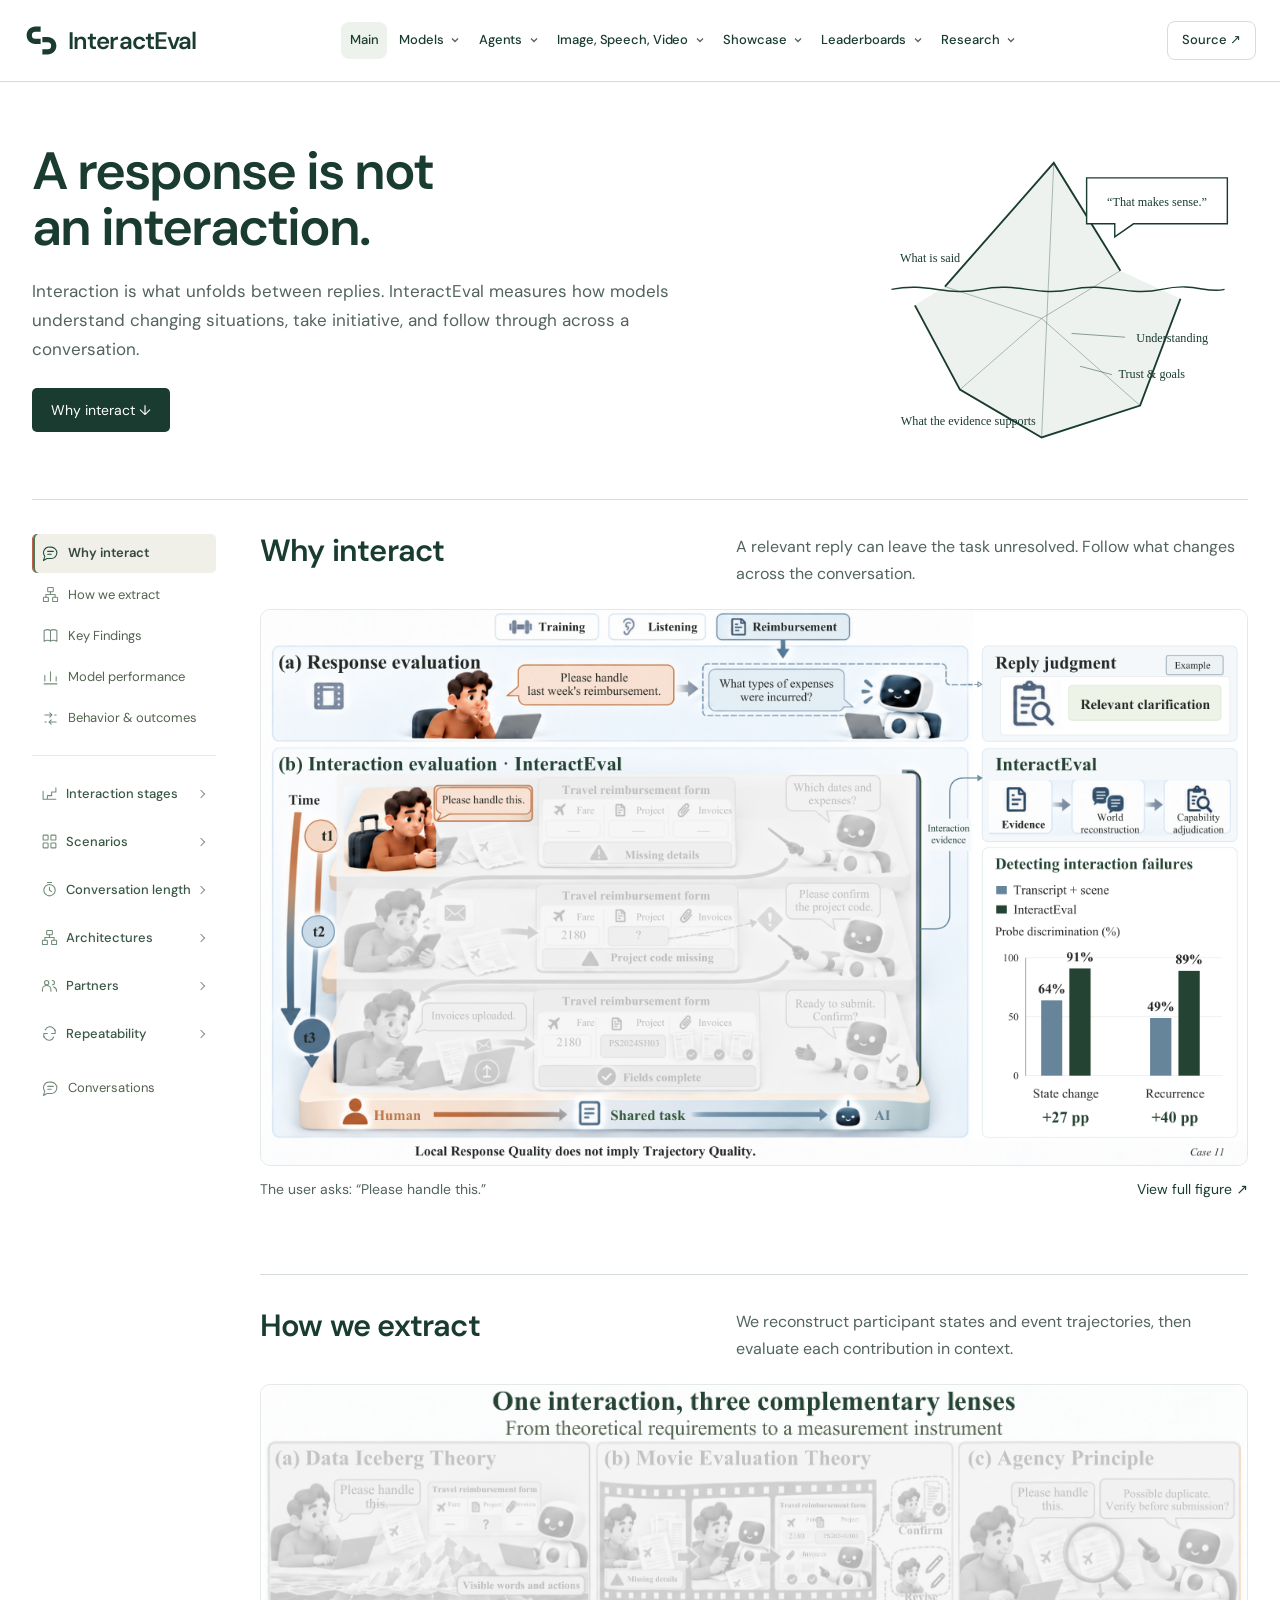
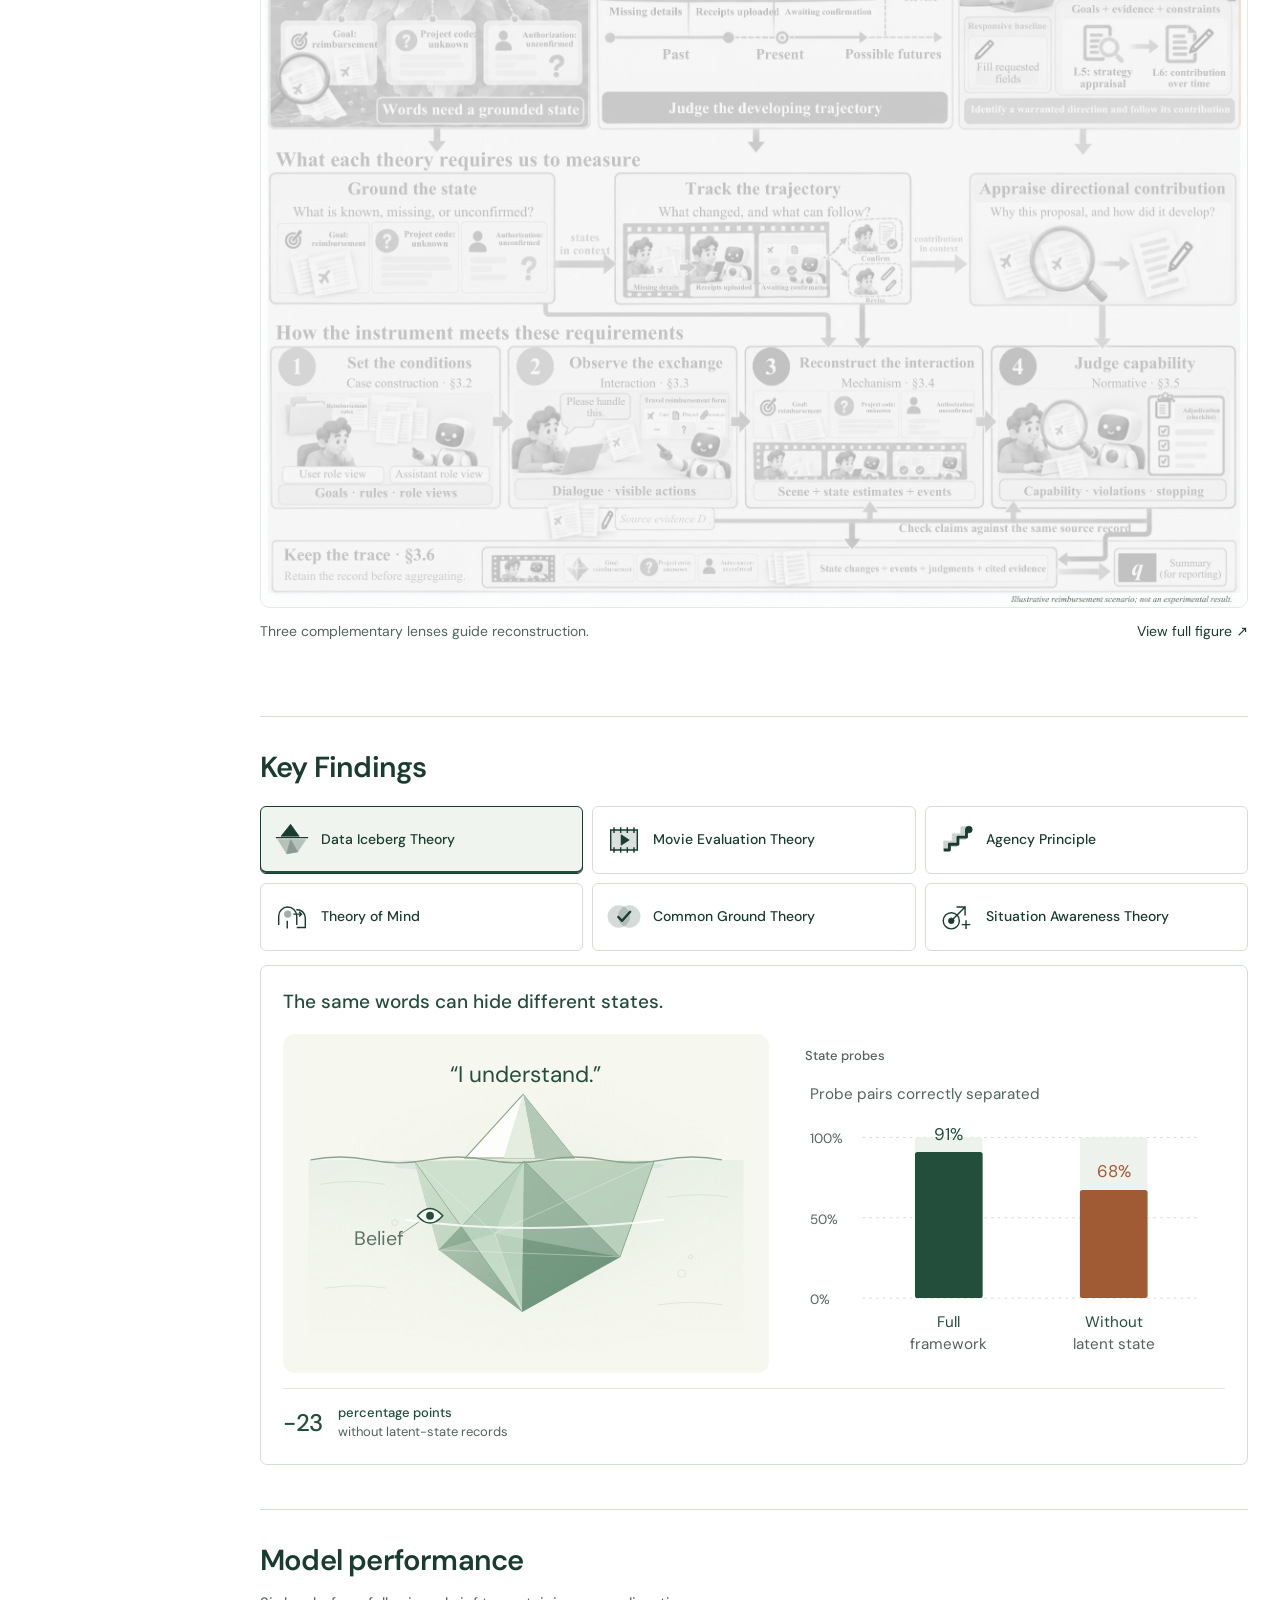
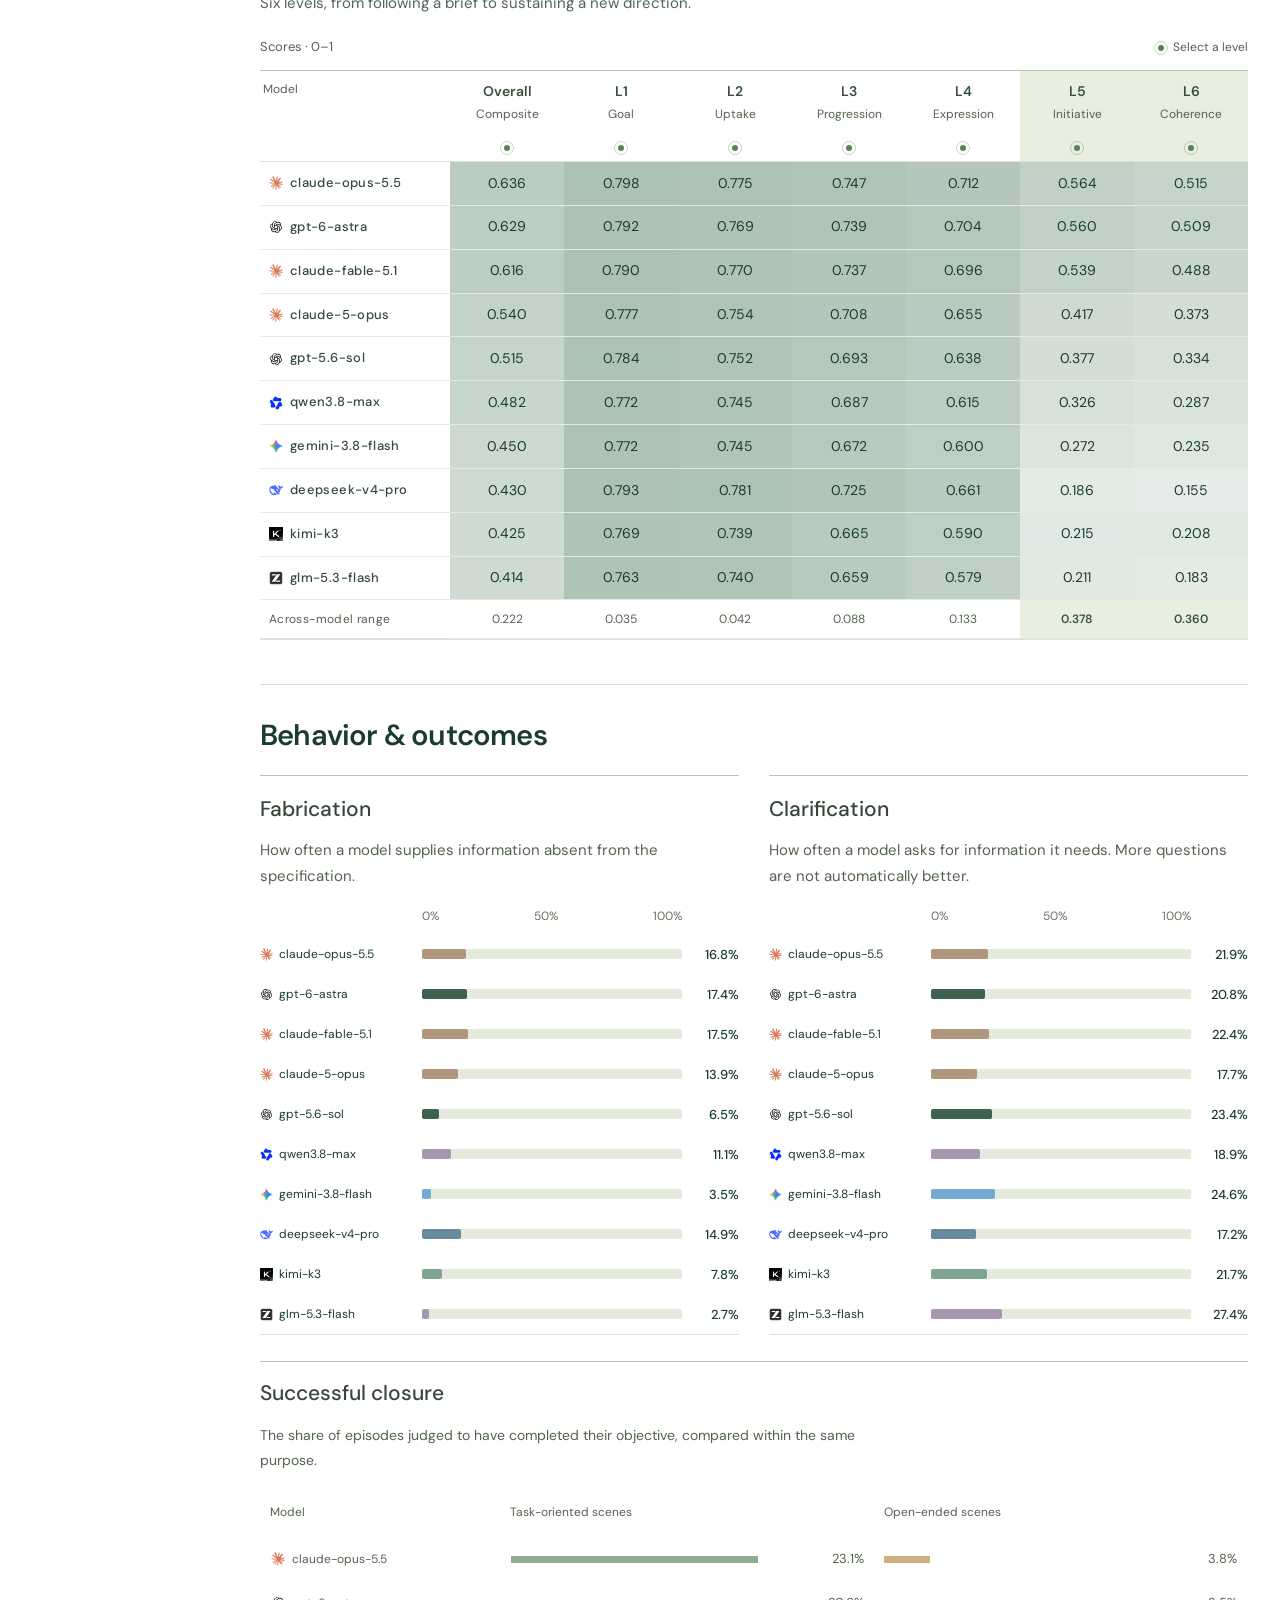
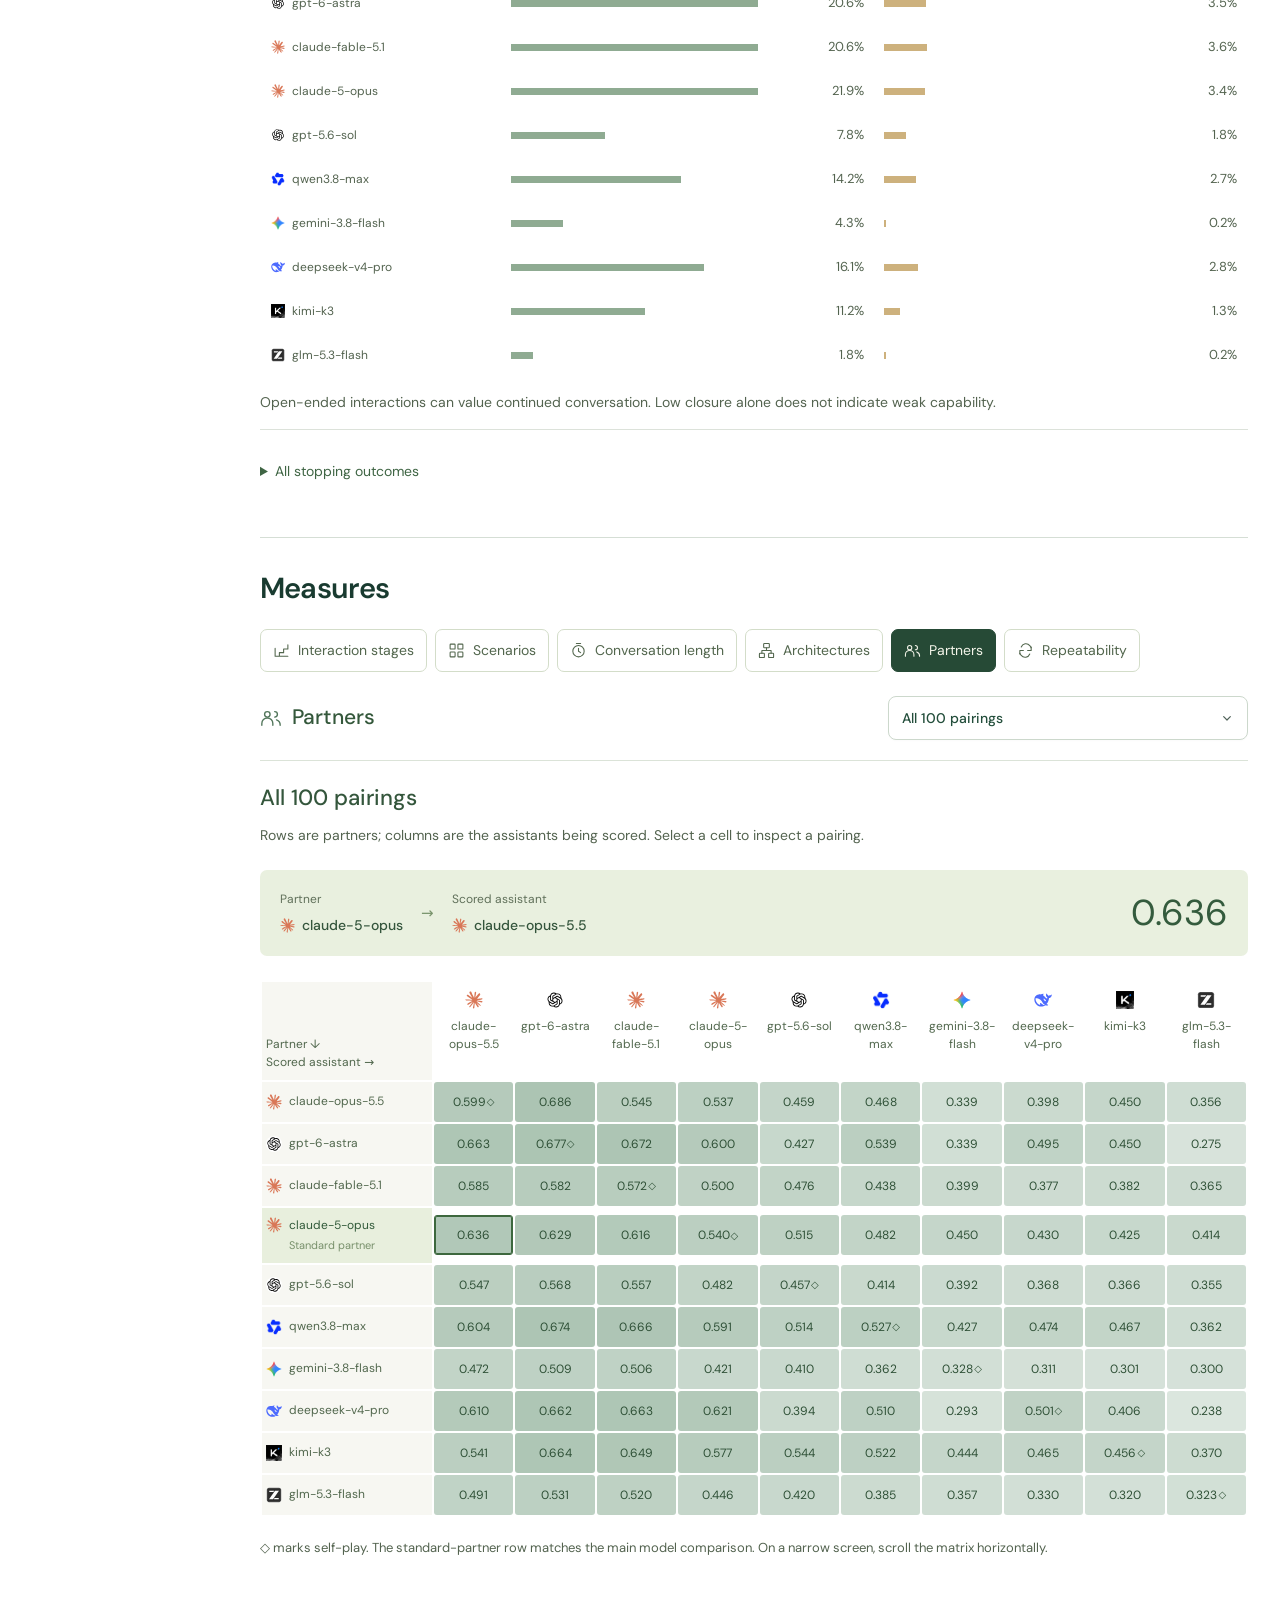
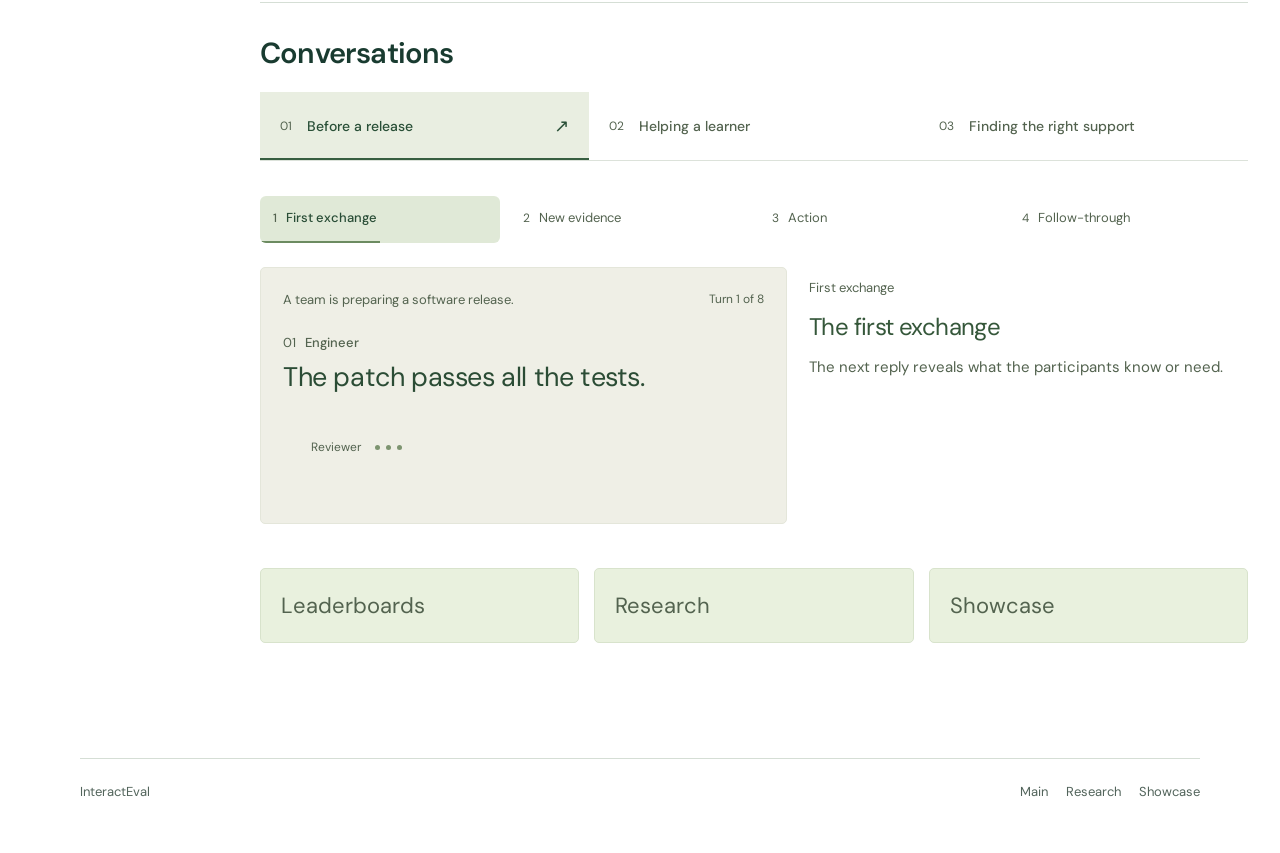
<file: index.html>
<!doctype html>
<html lang="en"><head><meta charset="utf-8"/><meta name="viewport" content="width=device-width,initial-scale=1,viewport-fit=cover"/><meta name="description" content="InteractEval is a benchmark and evaluation framework for multi-turn interaction, measuring how models understand changing situations, take useful initiative, and follow through."/><meta name="theme-color" content="#ffffff"/><title>Main - InteractEval</title><link rel="canonical" href="https://xgogu.github.io/InteractEval/"/><meta property="og:site_name" content="InteractEval"/><meta property="og:title" content="InteractEval"/><meta property="og:url" content="https://xgogu.github.io/InteractEval/"/><link rel="icon" href="./assets/favicon.svg"/><link rel="preload" href="./assets/fonts/dm-sans-normal-latin.woff2" as="font" type="font/woff2" crossorigin/><link rel="preload" href="./assets/fonts/newsreader-normal-latin.woff2" as="font" type="font/woff2" crossorigin/><link rel="stylesheet" href="./fonts.css?v=20261029e"/><link rel="stylesheet" href="./dashboard.css?v=20261029e"/><link rel="stylesheet" href="./paper.css?v=20261029e"/><link rel="stylesheet" href="./explorer.css?v=20261029e"/><link rel="stylesheet" href="./journal.css?v=20261030a"/><link rel="stylesheet" href="./site-pages.css?v=20261029e"/><link rel="stylesheet" href="./navigation.css?v=20261102m"/><link rel="stylesheet" href="./research-features.css?v=20261029e"/><link rel="stylesheet" href="./research-records.css?v=20261029e"/><link rel="stylesheet" href="./proactivity-intro.css?v=20261030f"/><link rel="stylesheet" href="./architecture-profiles.css?v=20261029e"/><link rel="stylesheet" href="./research-editorial.css?v=20261029e"/><link rel="stylesheet" href="./readability.css?v=20261030a"/><link rel="stylesheet" href="./research-flow.css?v=20261030i"/><link rel="stylesheet" href="./results-explorer.css?v=20261102m"/><link rel="stylesheet" href="./atlas.css?v=20261102p"/><link rel="stylesheet" href="./interaction-figures.css?v=20261102m"/></head><body>
<a class="skip-link" href="#app">Skip to content</a><header class="masthead"><a class="wordmark" href="./index.html#home" aria-label="InteractEval home"><svg class="" viewBox="0 0 40 40" fill="none" xmlns="http://www.w3.org/2000/svg" aria-hidden="true"><path d="M19 4h-6C7.5 4 3 8.5 3 14s4.5 10 10 10h6v-6h-6a4 4 0 0 1 0-8h6V4Zm2 12h6c5.5 0 10 4.5 10 10s-4.5 10-10 10h-6v-6h6a4 4 0 0 0 0-8h-6v-6Z" fill="currentColor"/></svg><span>InteractEval</span></a><nav class="primary-nav" aria-label="Main navigation"></nav><div class="header-tools"><a class="source-link" href="https://github.com/Xgogu/InteractEval" target="_blank" rel="noreferrer">Source &#8599;</a></div></header>
<main id="app" class="paper-app" tabindex="-1"><p>Loading InteractEval...</p></main><footer class="paper-footer"><span>InteractEval</span><nav class="footer-pages" aria-label="Explore InteractEval"><a href="./index.html">Main</a><a href="./research.html">Research</a><a href="./showcase.html">Showcase</a></nav></footer>
<dialog id="example-dialog" class="example-dialog" aria-label="Illustrative conversation"><header><span>Conversation example</span><button id="close-example" type="button" aria-label="Close conversation">Close &times;</button></header><div id="example-body" class="example-body"></div></dialog><dialog id="measure-dialog" class="measure-dialog"><button data-close-measure aria-label="Close chart">Close &times;</button><div id="measure-body"></div></dialog><script src="./case-reader.js?v=20261029e" defer></script><script src="./explorer.js?v=20261102m" defer></script><script src="./metric-guide.js?v=20261101b" defer></script><script src="./site-pages.js?v=20261102m" defer></script><script src="./architecture-profiles.js?v=20261029e" defer></script><script src="./proactivity-intro.js?v=20261101b" defer></script><script src="./navigation.js?v=20261101b" defer></script><script src="./research-features.js?v=20261030i" defer></script><script src="./research-records.js?v=20261029e" defer></script><script src="./results-explorer.js?v=20261102p" defer></script><script src="./interaction-figures.js?v=20261102n" defer></script><script src="./atlas.js?v=20261102o" defer></script><script src="./paper-site.js?v=20261102m" defer></script><script src="./assets/motion/charts.js?v=20261102m" defer></script></body></html>
</file>
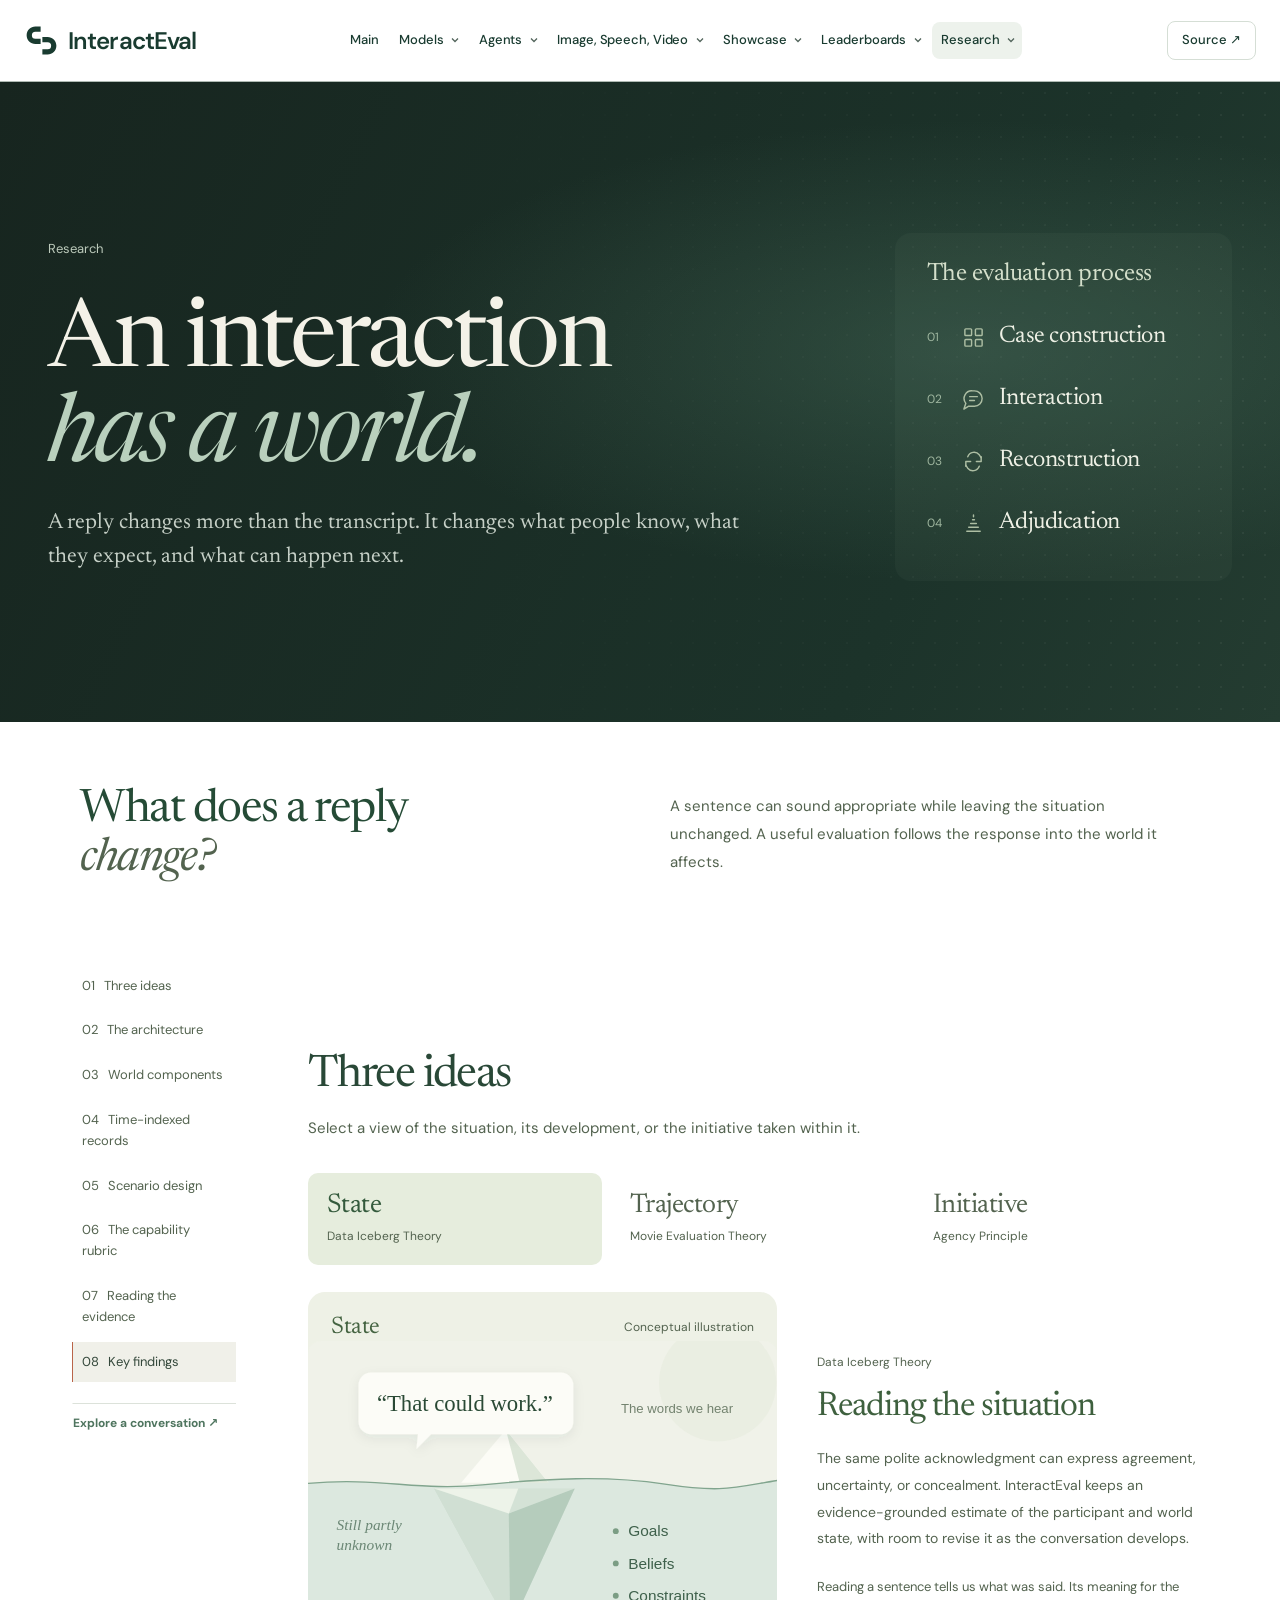
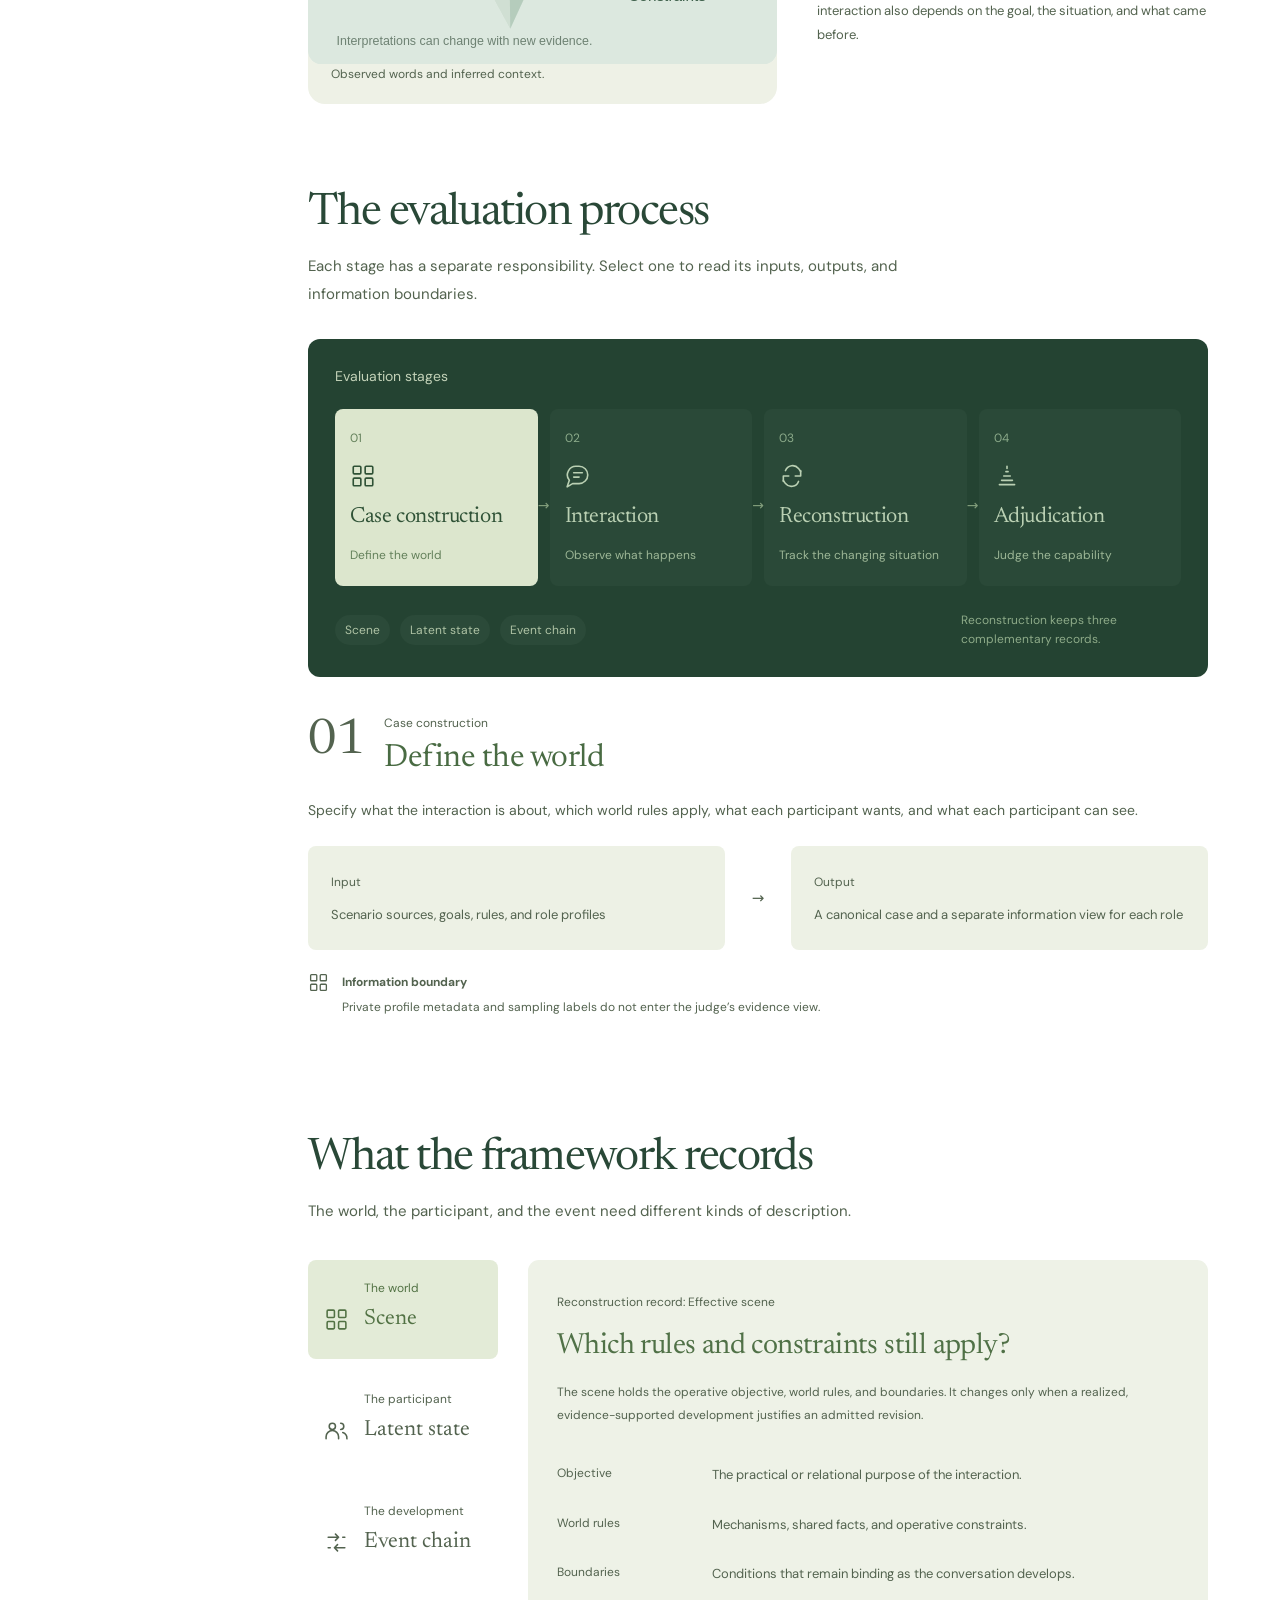
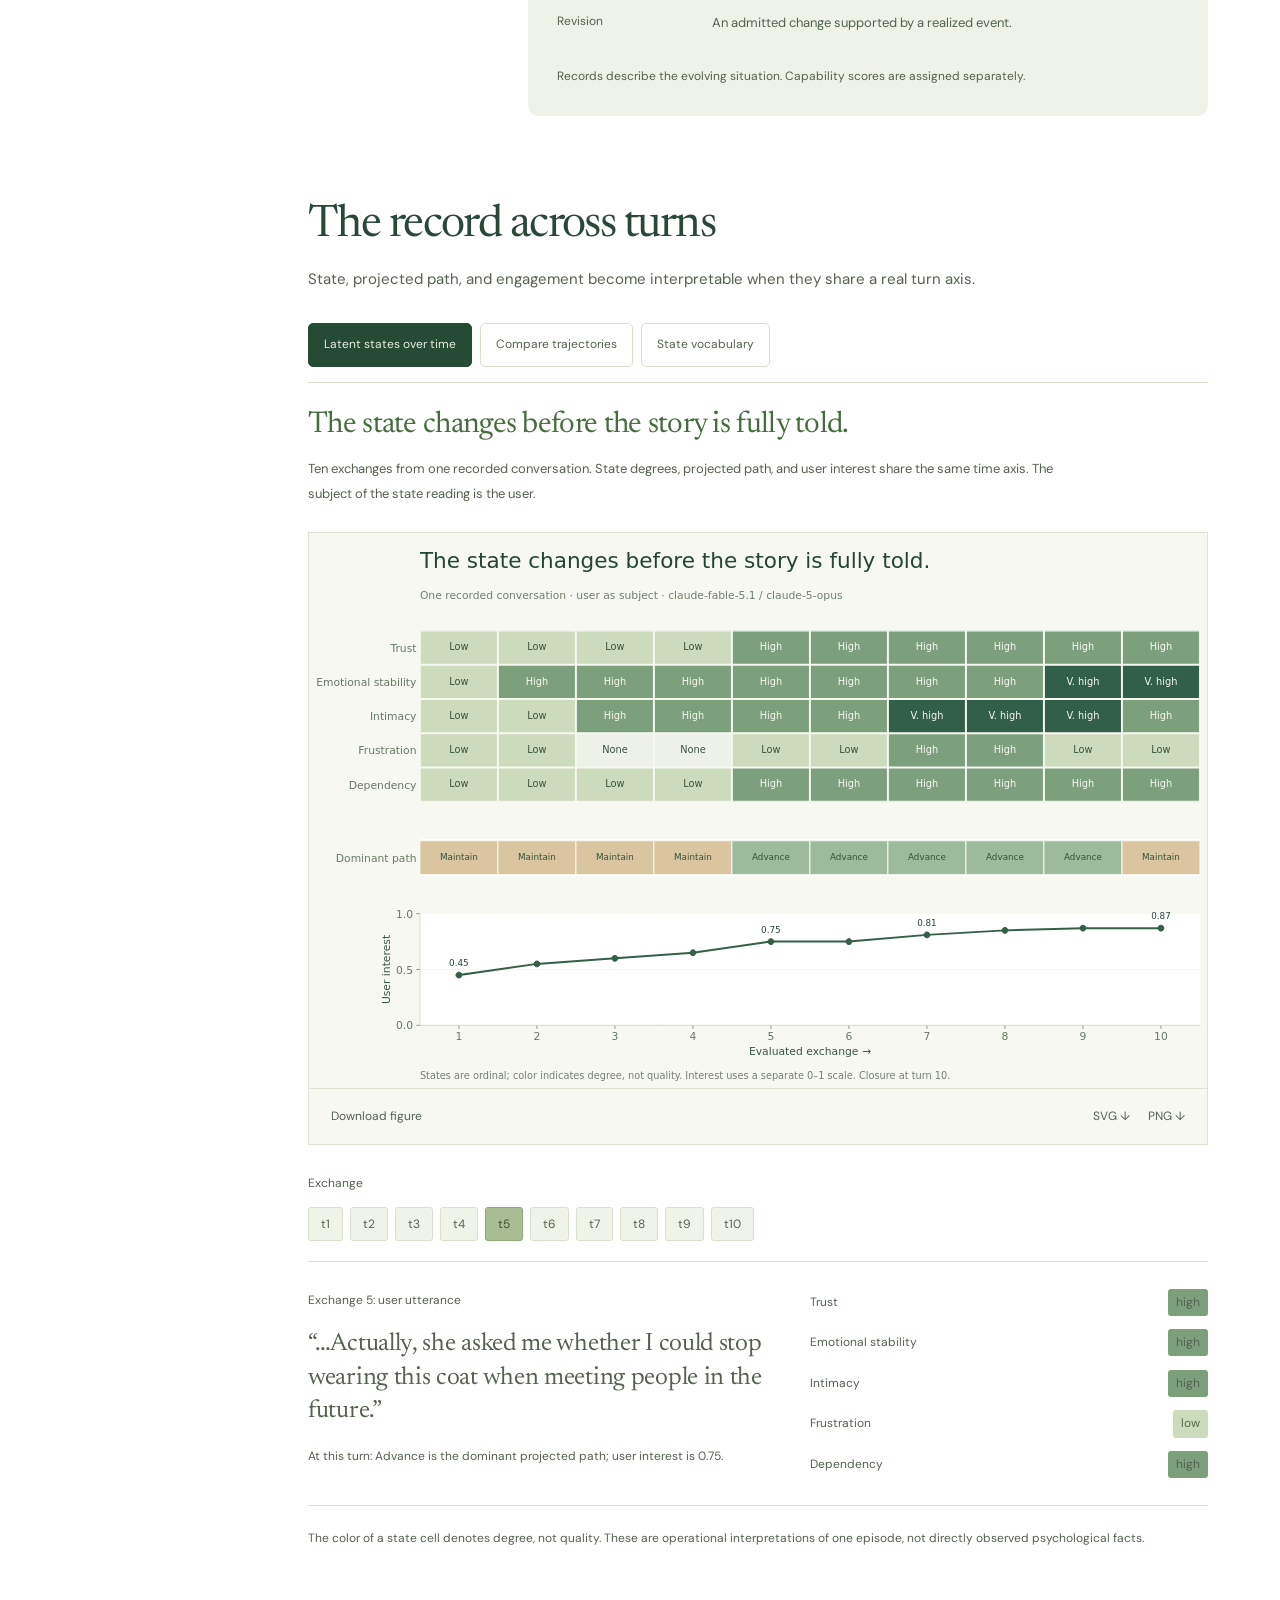
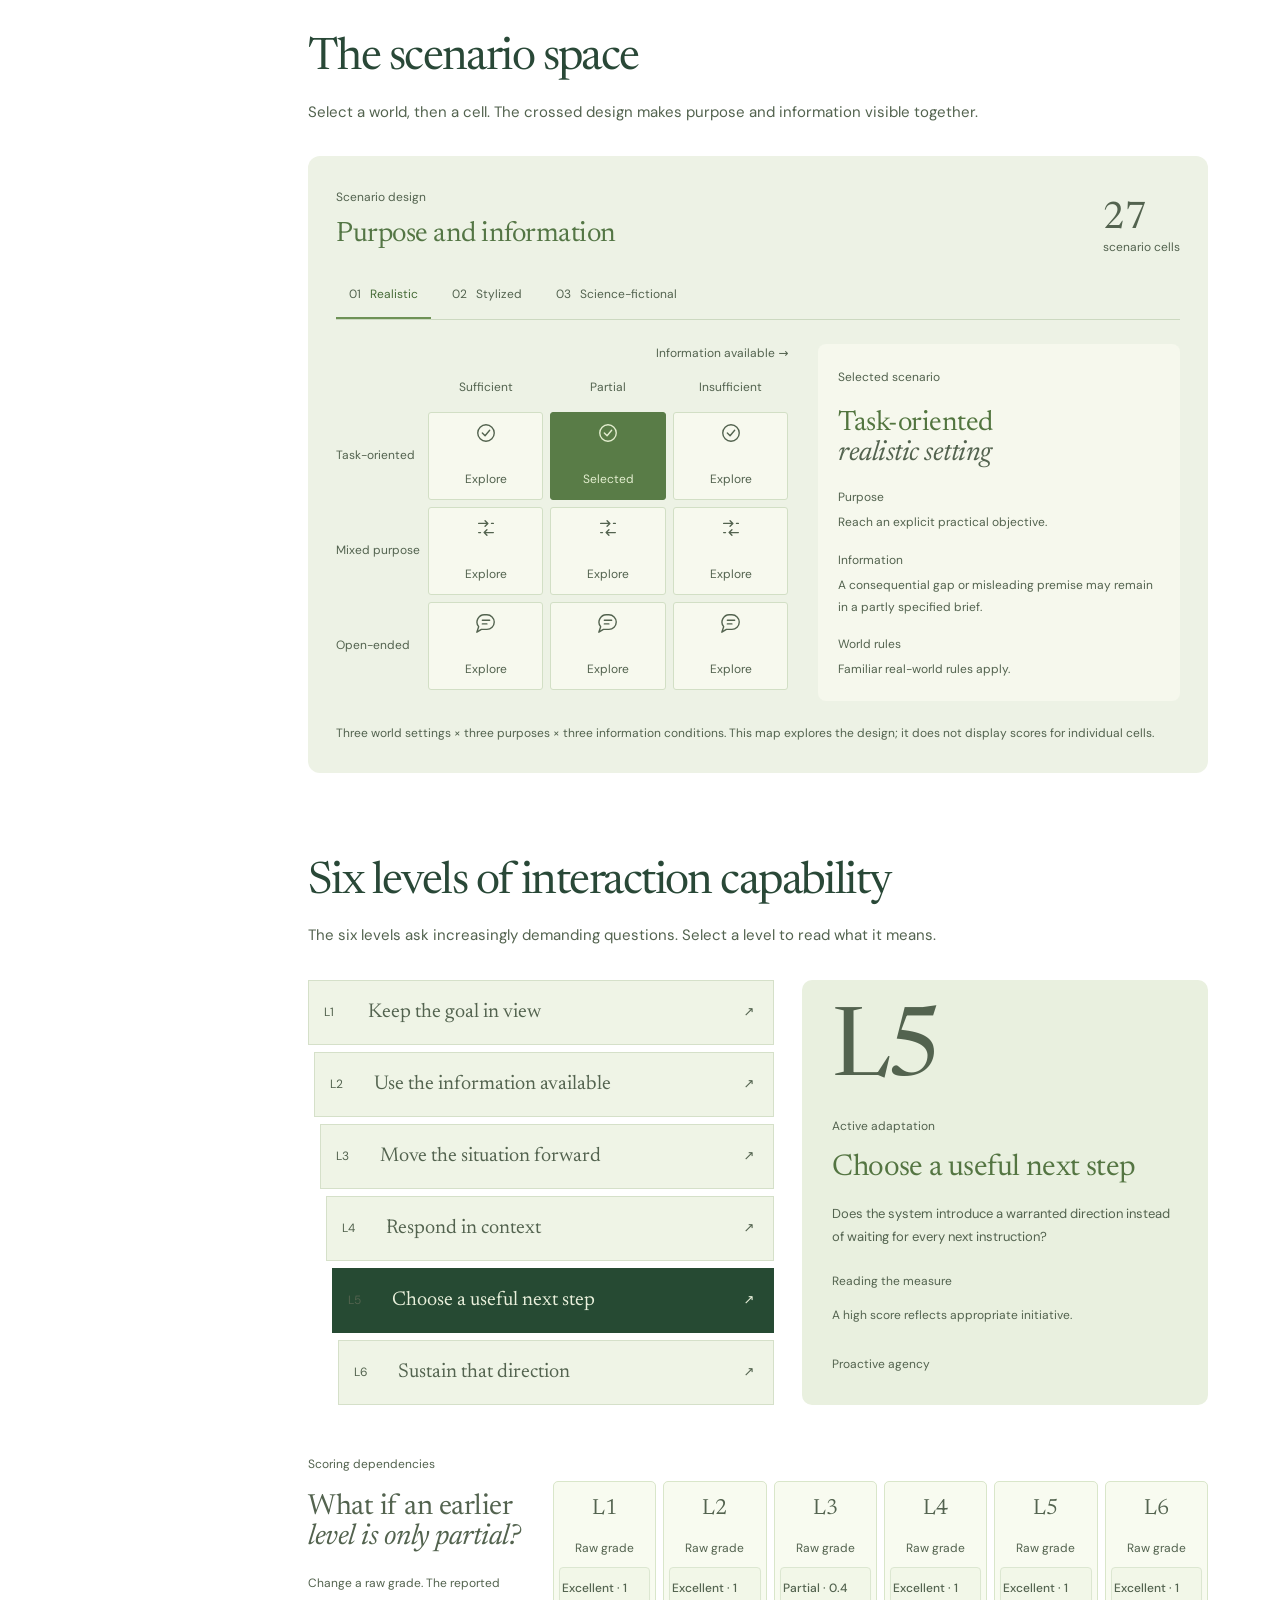
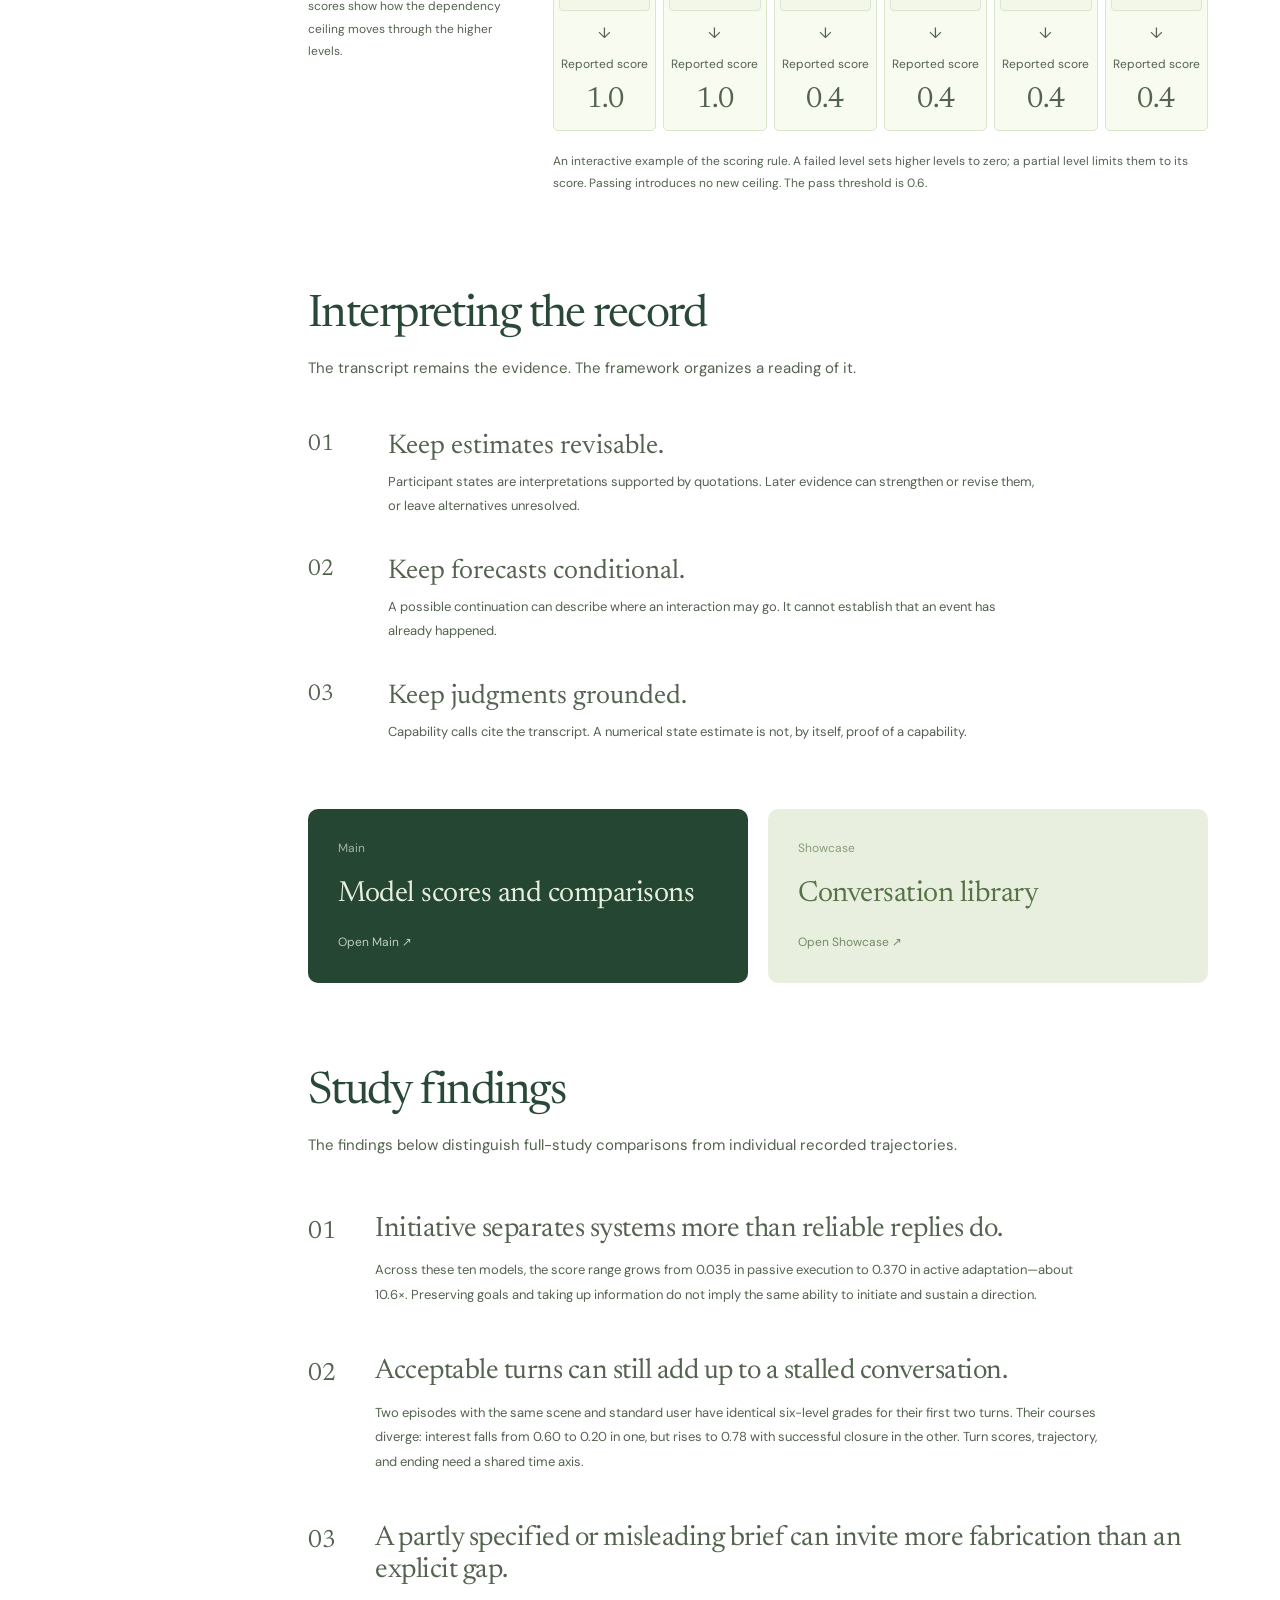
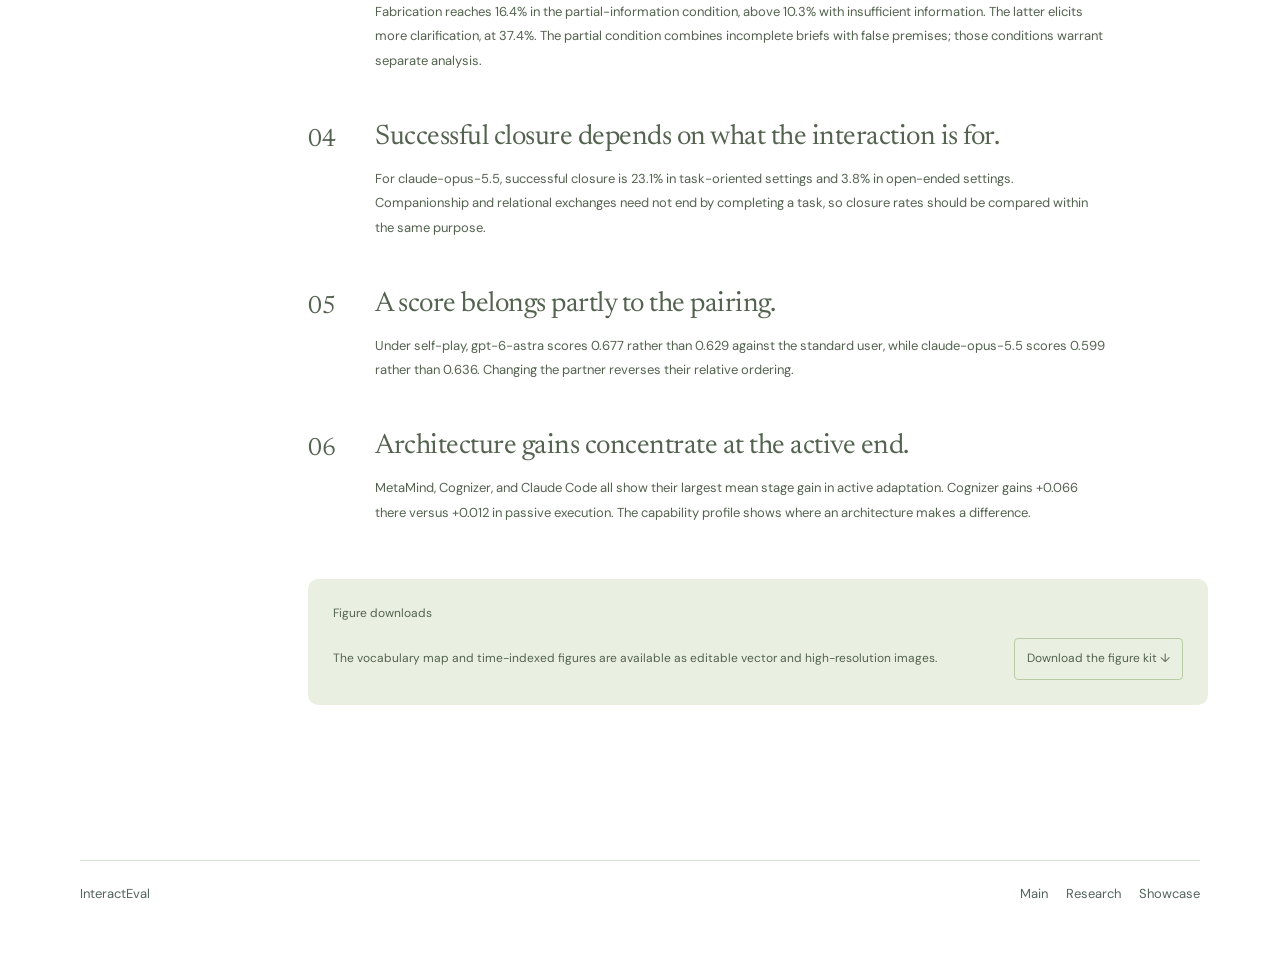
<file: research.html>
<!doctype html>
<html lang="en"><head><meta charset="utf-8"/><meta name="viewport" content="width=device-width,initial-scale=1,viewport-fit=cover"/><meta name="description" content="Understand InteractEval: three theoretical ideas, four instrument stages, world reconstruction, and the six-level capability rubric."/><meta name="theme-color" content="#ffffff"/><title>InteractEval Research</title><link rel="canonical" href="https://xgogu.github.io/InteractEval/research.html"/><meta property="og:site_name" content="InteractEval"/><meta property="og:title" content="InteractEval Research"/><meta property="og:url" content="https://xgogu.github.io/InteractEval/research.html"/><link rel="icon" href="./assets/favicon.svg"/><link rel="preload" href="./assets/fonts/dm-sans-normal-latin.woff2" as="font" type="font/woff2" crossorigin/><link rel="preload" href="./assets/fonts/newsreader-normal-latin.woff2" as="font" type="font/woff2" crossorigin/><link rel="stylesheet" href="./fonts.css?v=20261029e"/><link rel="stylesheet" href="./dashboard.css?v=20261029e"/><link rel="stylesheet" href="./paper.css?v=20261029e"/><link rel="stylesheet" href="./explorer.css?v=20261029e"/><link rel="stylesheet" href="./journal.css?v=20261030a"/><link rel="stylesheet" href="./site-pages.css?v=20261029e"/><link rel="stylesheet" href="./navigation.css?v=20261102m"/><link rel="stylesheet" href="./research-features.css?v=20261029e"/><link rel="stylesheet" href="./research-records.css?v=20261029e"/><link rel="stylesheet" href="./proactivity-intro.css?v=20261030f"/><link rel="stylesheet" href="./architecture-profiles.css?v=20261029e"/><link rel="stylesheet" href="./research-editorial.css?v=20261029e"/><link rel="stylesheet" href="./readability.css?v=20261030a"/><link rel="stylesheet" href="./research-flow.css?v=20261030i"/><link rel="stylesheet" href="./results-explorer.css?v=20261102m"/><link rel="stylesheet" href="./atlas.css?v=20261102p"/><link rel="stylesheet" href="./interaction-figures.css?v=20261102m"/></head><body>
<a class="skip-link" href="#app">Skip to content</a><header class="masthead"><a class="wordmark" href="./index.html#home" aria-label="InteractEval home"><svg class="" viewBox="0 0 40 40" fill="none" xmlns="http://www.w3.org/2000/svg" aria-hidden="true"><path d="M19 4h-6C7.5 4 3 8.5 3 14s4.5 10 10 10h6v-6h-6a4 4 0 0 1 0-8h6V4Zm2 12h6c5.5 0 10 4.5 10 10s-4.5 10-10 10h-6v-6h6a4 4 0 0 0 0-8h-6v-6Z" fill="currentColor"/></svg><span>InteractEval</span></a><nav class="primary-nav" aria-label="Main navigation"></nav><div class="header-tools"><a class="source-link" href="https://github.com/Xgogu/InteractEval" target="_blank" rel="noreferrer">Source &#8599;</a></div></header>
<main id="app" class="paper-app" tabindex="-1"><p>Loading InteractEval...</p></main><footer class="paper-footer"><span>InteractEval</span><nav class="footer-pages" aria-label="Explore InteractEval"><a href="./index.html">Main</a><a href="./research.html">Research</a><a href="./showcase.html">Showcase</a></nav></footer>
<dialog id="example-dialog" class="example-dialog" aria-label="Illustrative conversation"><header><span>Conversation example</span><button id="close-example" type="button" aria-label="Close conversation">Close &times;</button></header><div id="example-body" class="example-body"></div></dialog><dialog id="measure-dialog" class="measure-dialog"><button data-close-measure aria-label="Close chart">Close &times;</button><div id="measure-body"></div></dialog><script src="./case-reader.js?v=20261029e" defer></script><script src="./explorer.js?v=20261102m" defer></script><script src="./metric-guide.js?v=20261101b" defer></script><script src="./site-pages.js?v=20261102m" defer></script><script src="./architecture-profiles.js?v=20261029e" defer></script><script src="./proactivity-intro.js?v=20261101b" defer></script><script src="./navigation.js?v=20261101b" defer></script><script src="./research-features.js?v=20261030i" defer></script><script src="./research-records.js?v=20261029e" defer></script><script src="./results-explorer.js?v=20261102p" defer></script><script src="./interaction-figures.js?v=20261102n" defer></script><script src="./atlas.js?v=20261102o" defer></script><script src="./paper-site.js?v=20261102m" defer></script><script src="./assets/motion/charts.js?v=20261102m" defer></script></body></html>
</file>
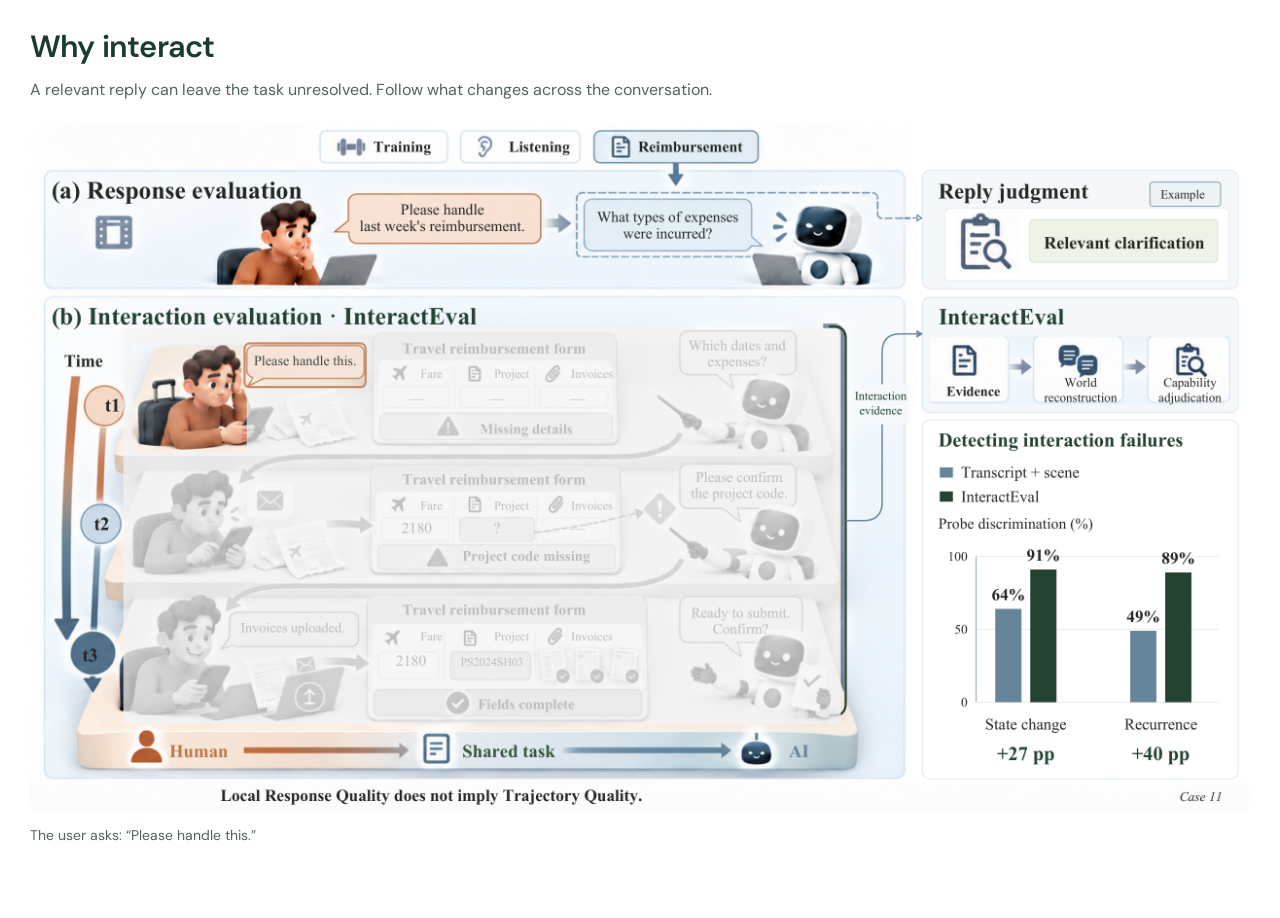
<file: response-interaction.html>
<!doctype html><html lang="en"><head><meta charset="utf-8"/><meta name="viewport" content="width=device-width,initial-scale=1"/><title>Why interact &middot; InteractEval</title><link rel="stylesheet" href="./fonts.css"/><link rel="stylesheet" href="./interaction-figures.css?v=20261102m"/><link rel="icon" href="./assets/favicon.svg"/></head><body class="interaction-only" data-interaction-only="motivation"><main id="interaction-app"></main><script src="./interaction-figures.js?v=20261102n" defer></script></body></html>
</file>
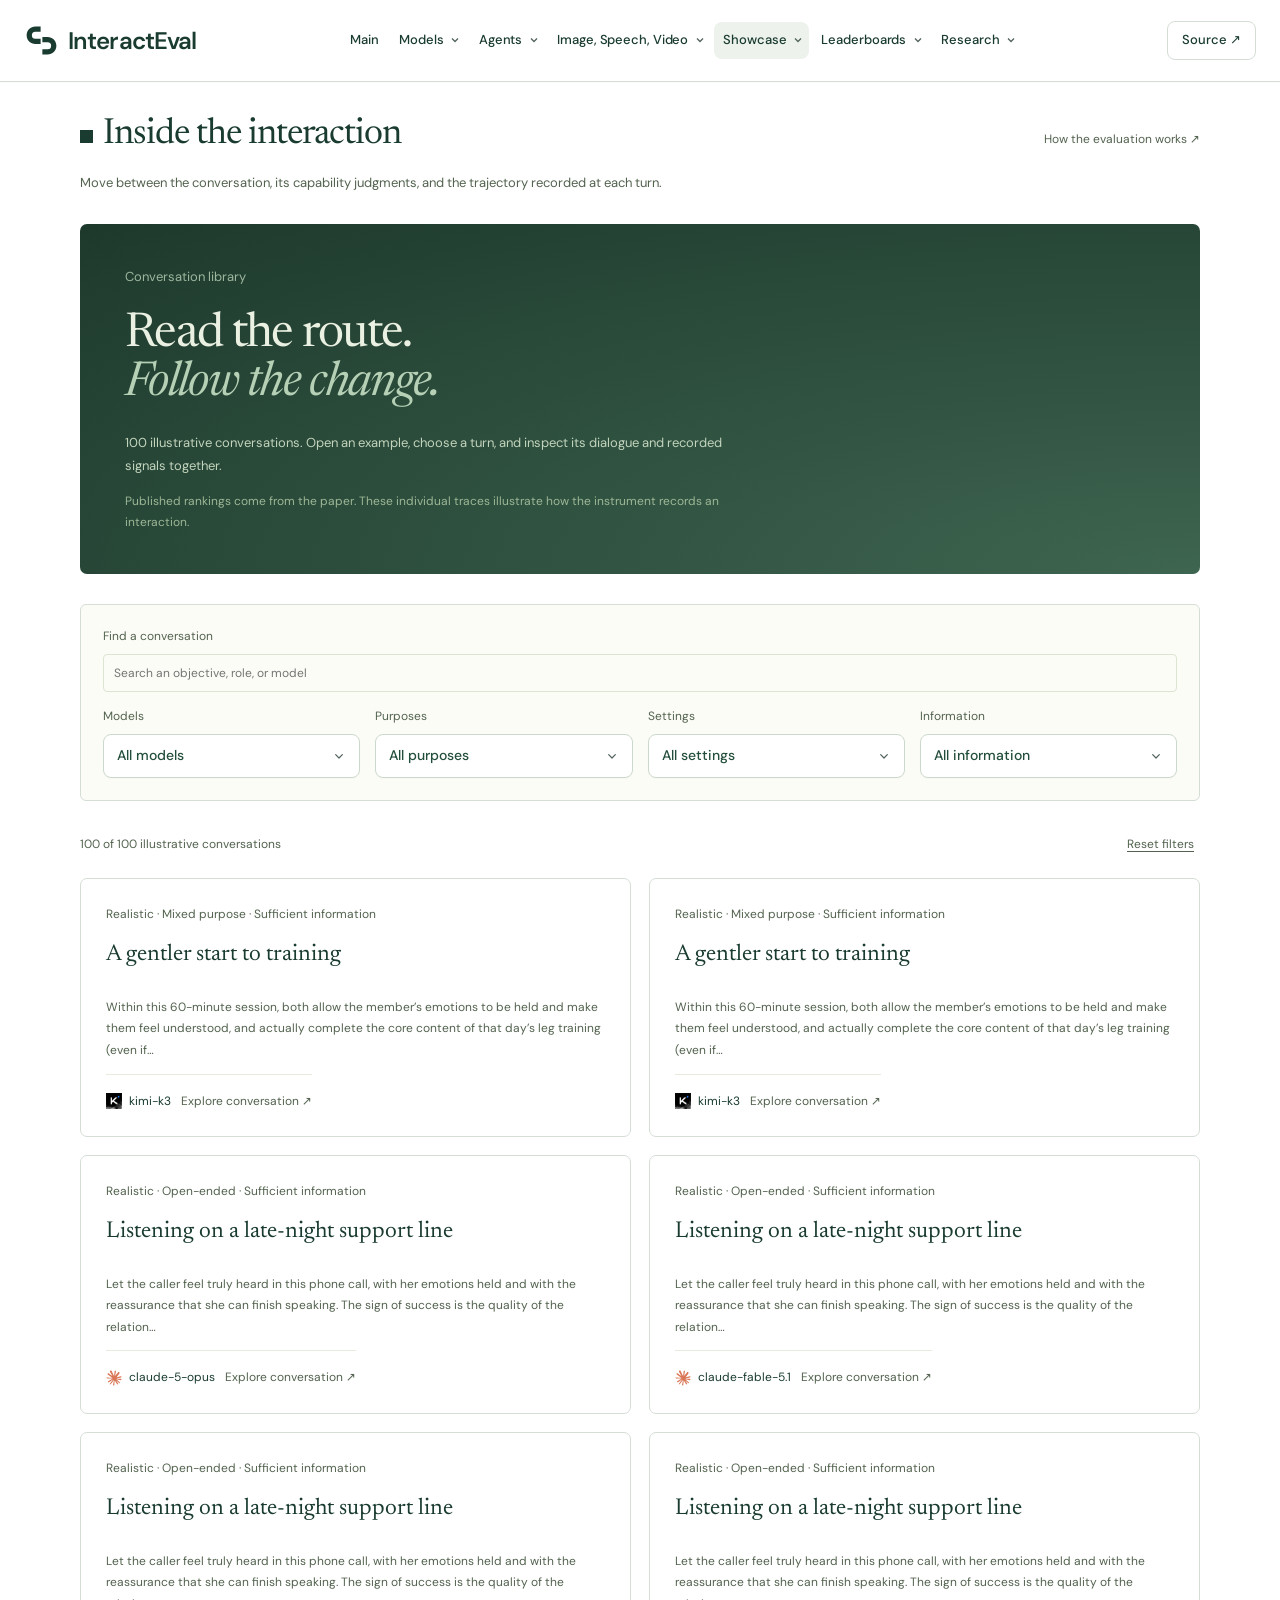
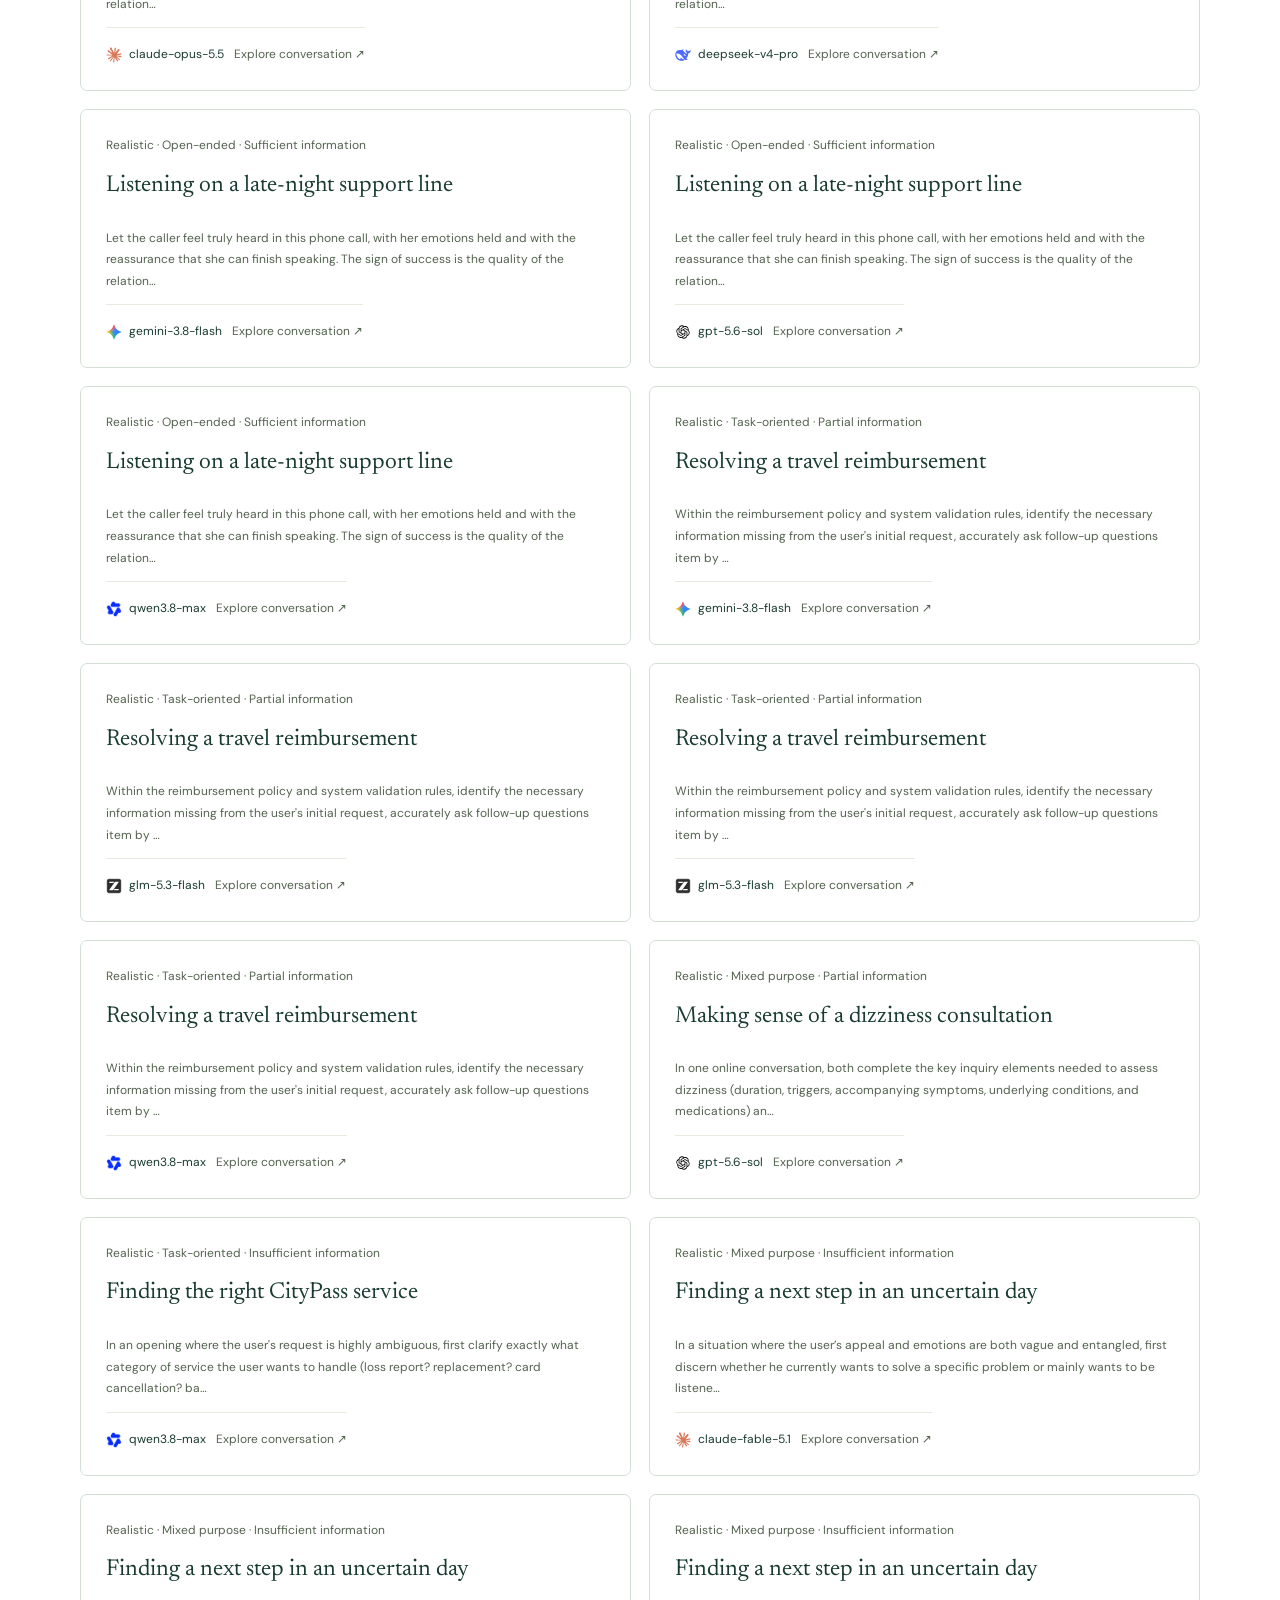
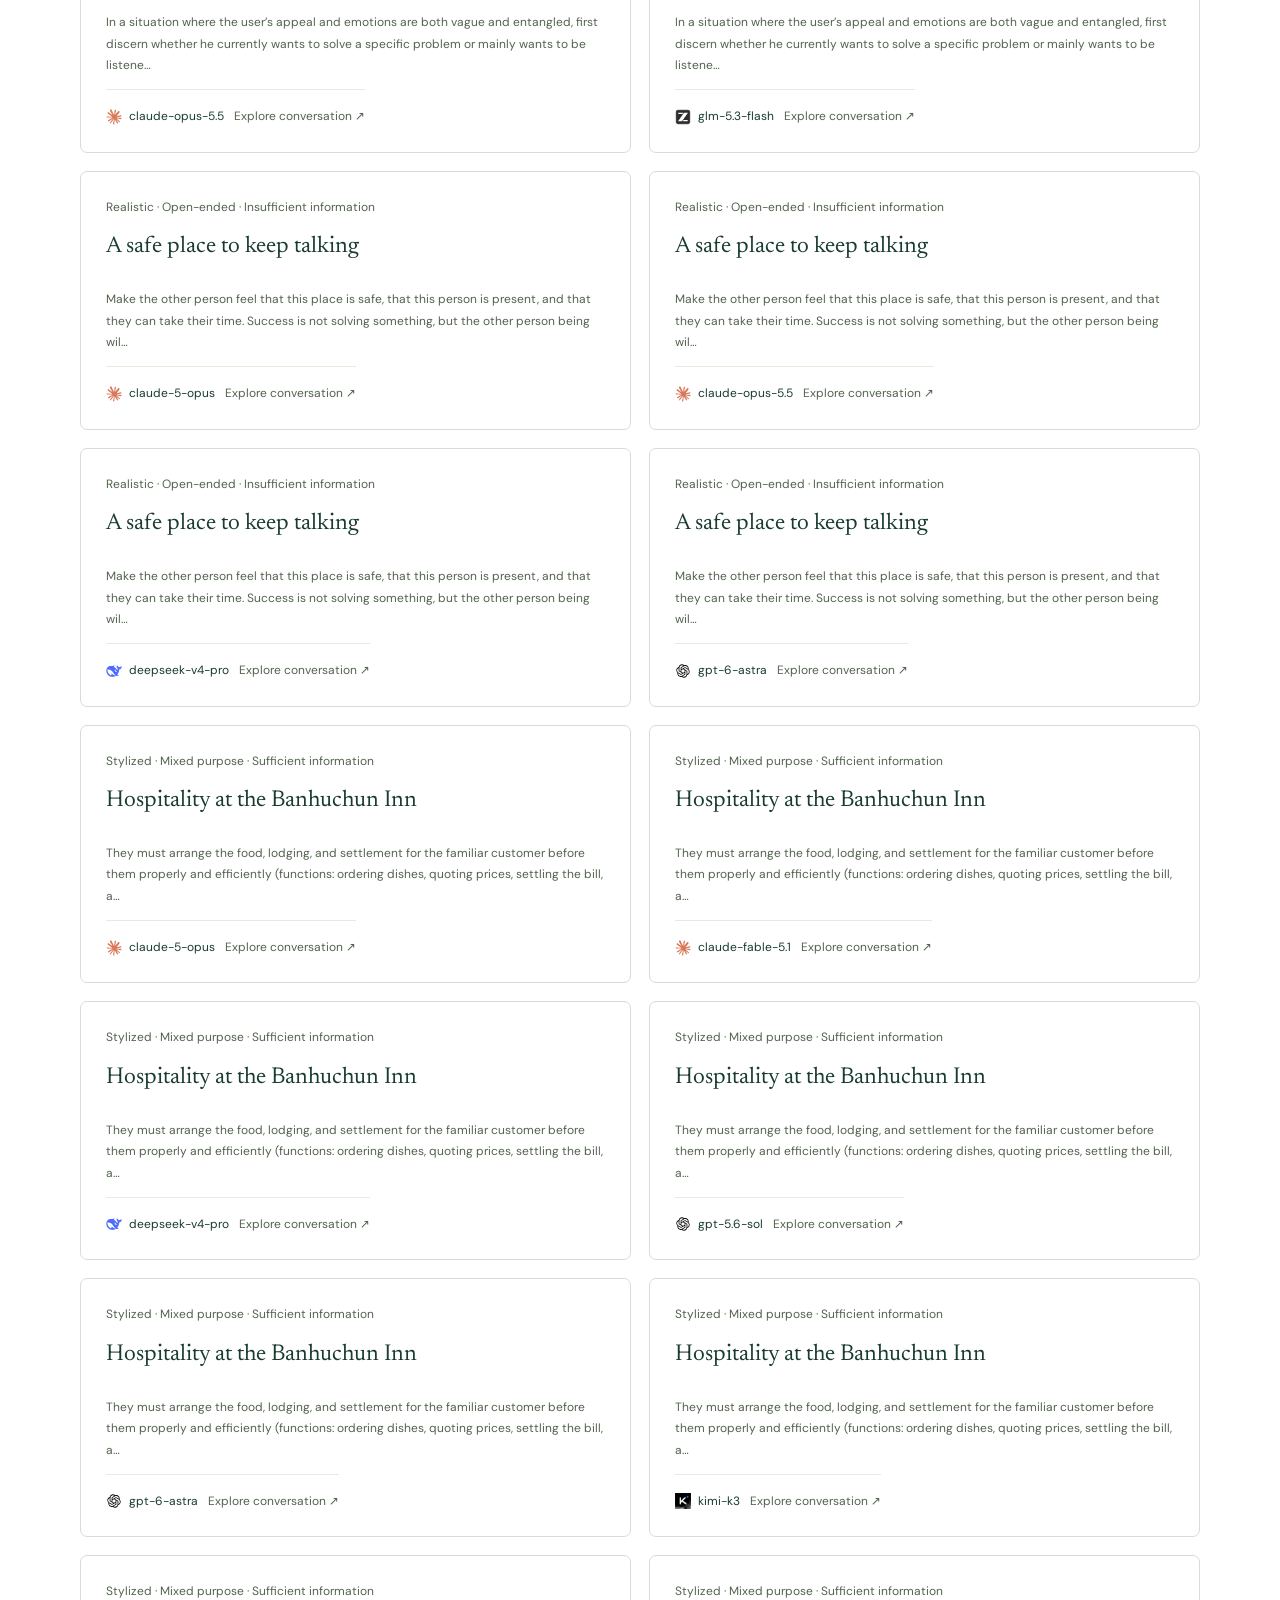
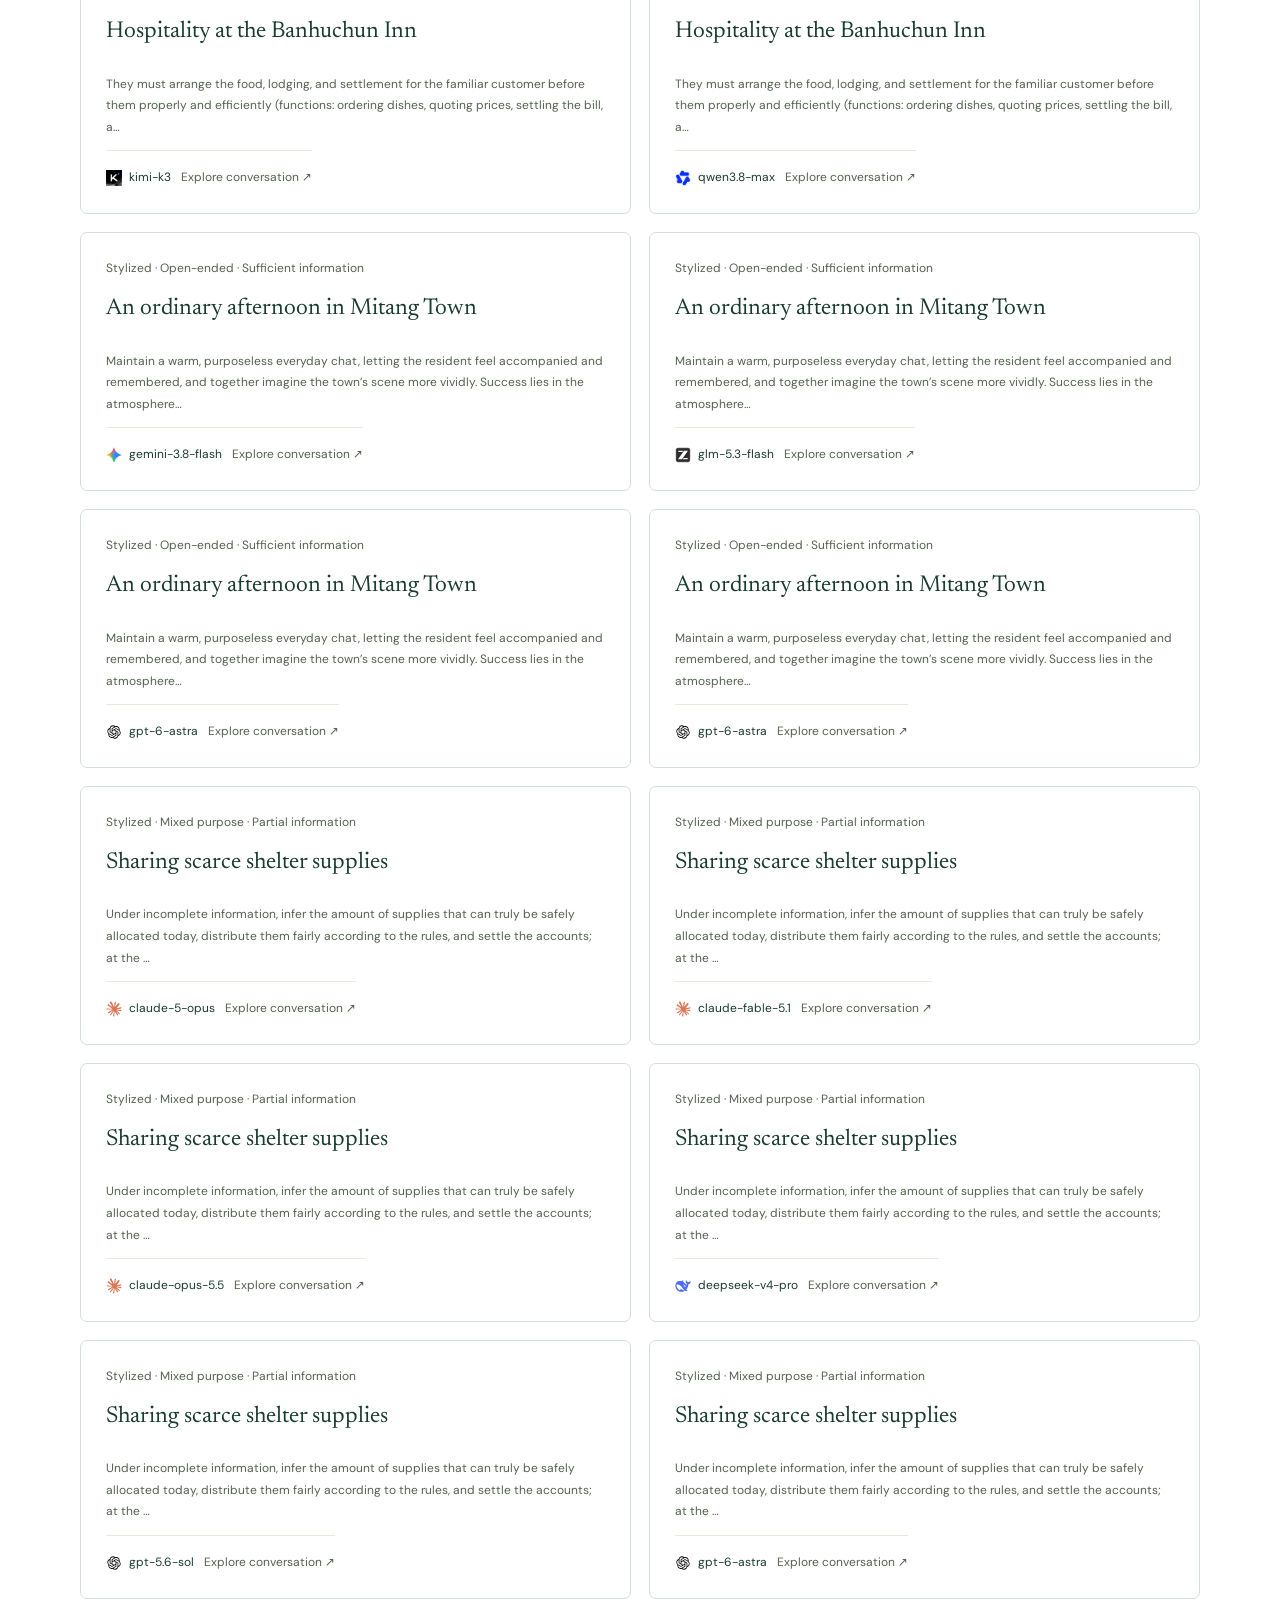
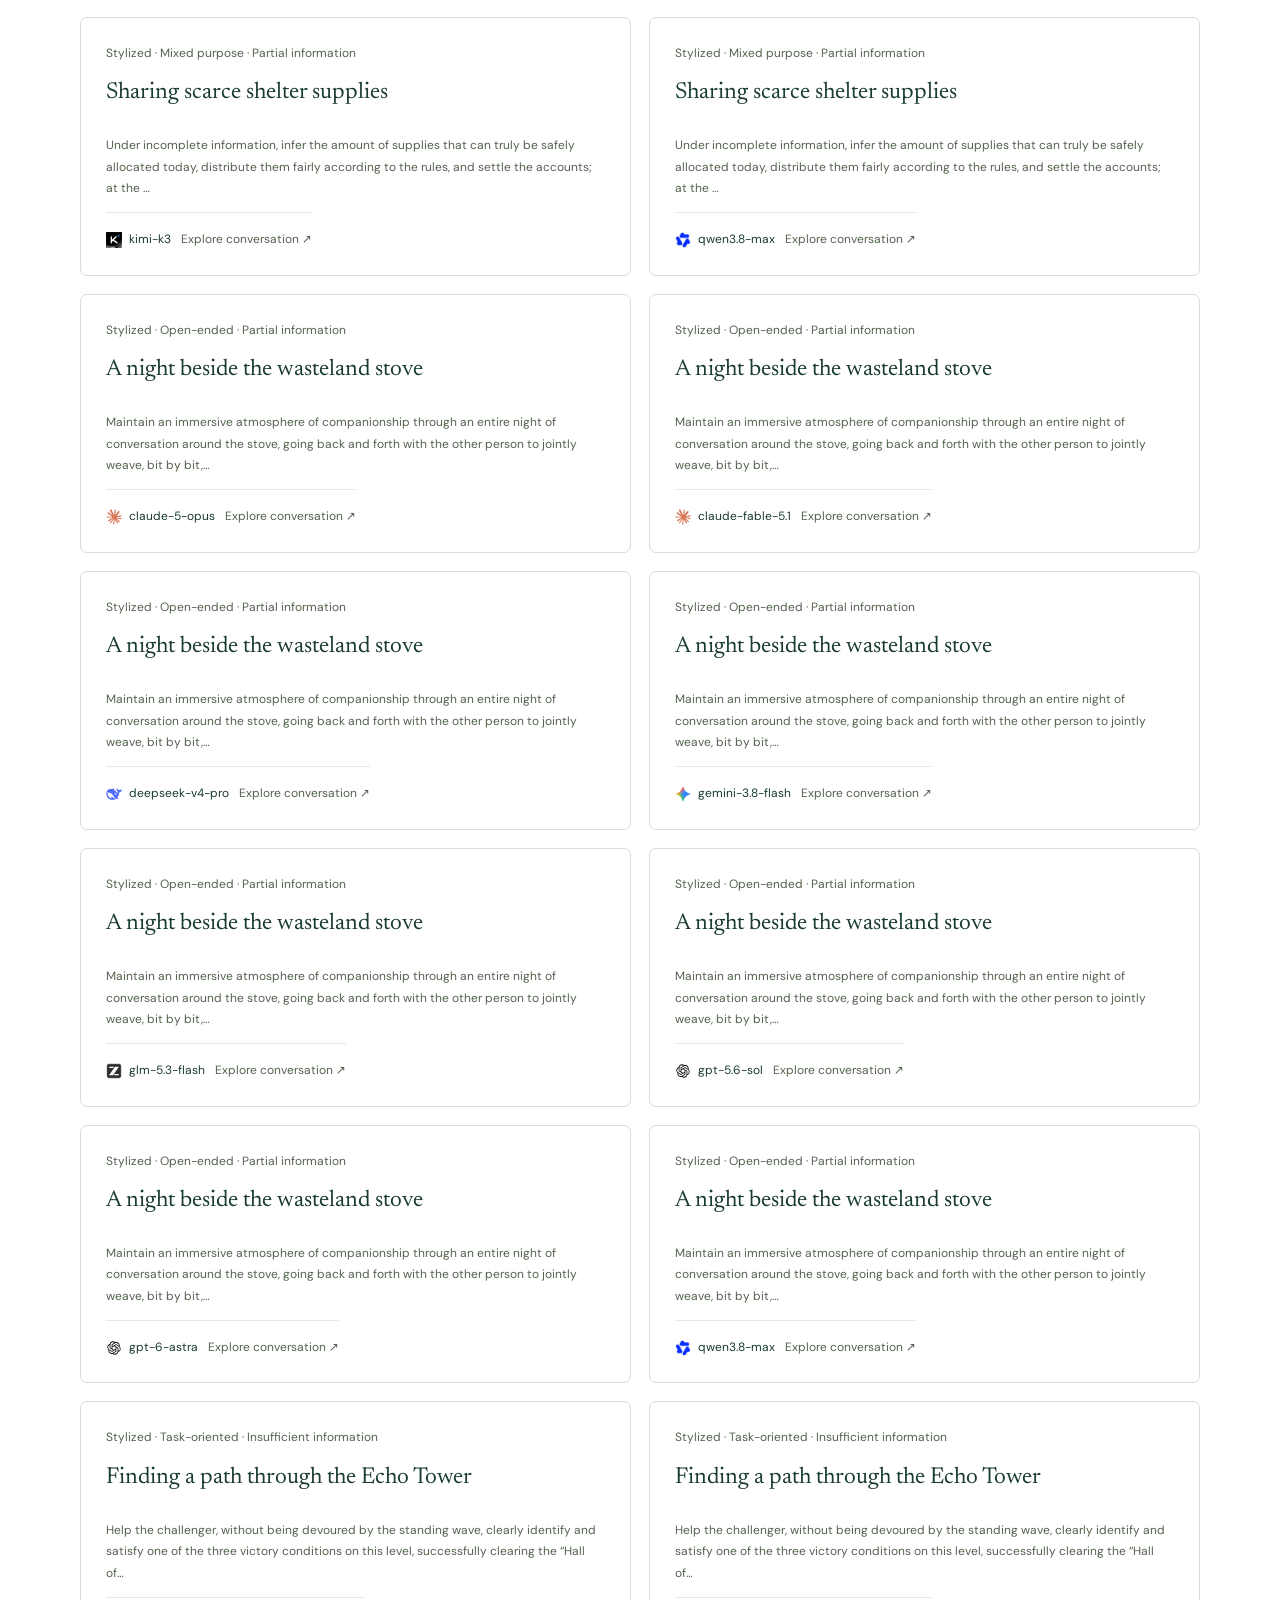
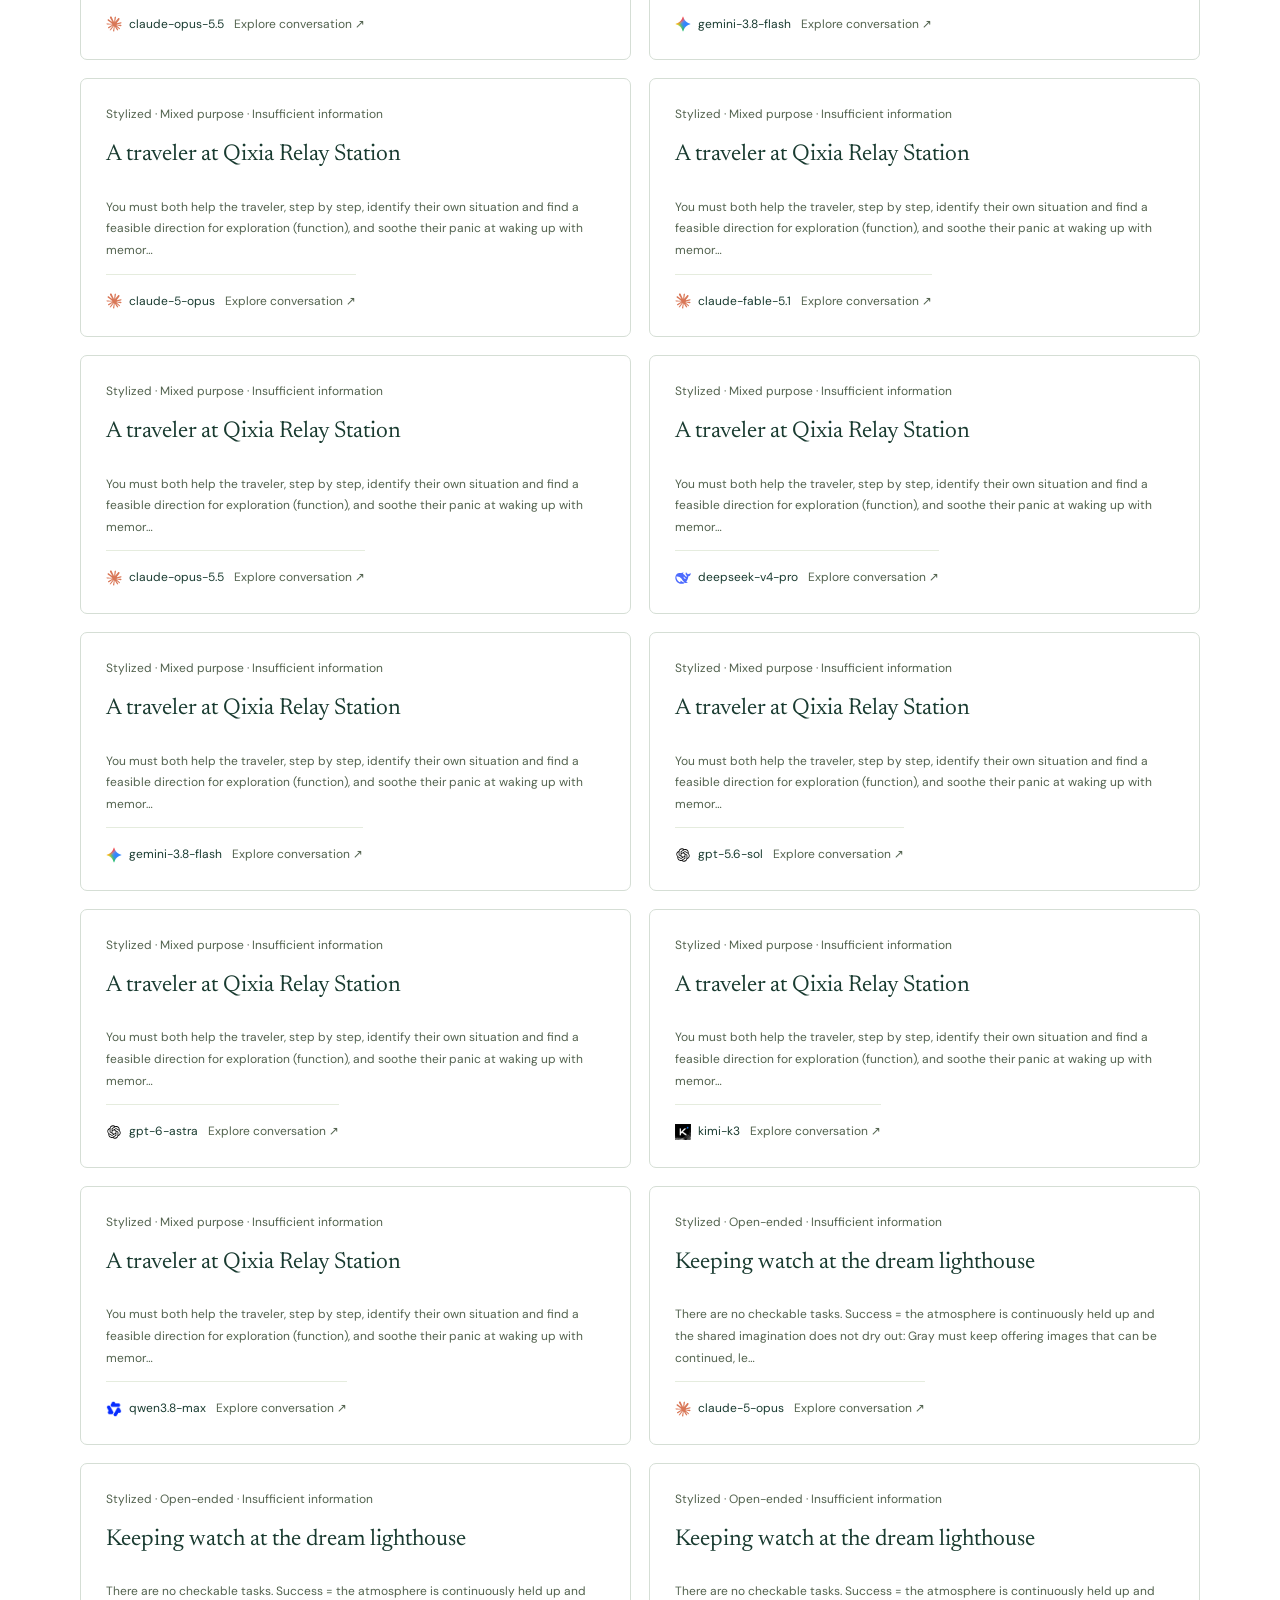
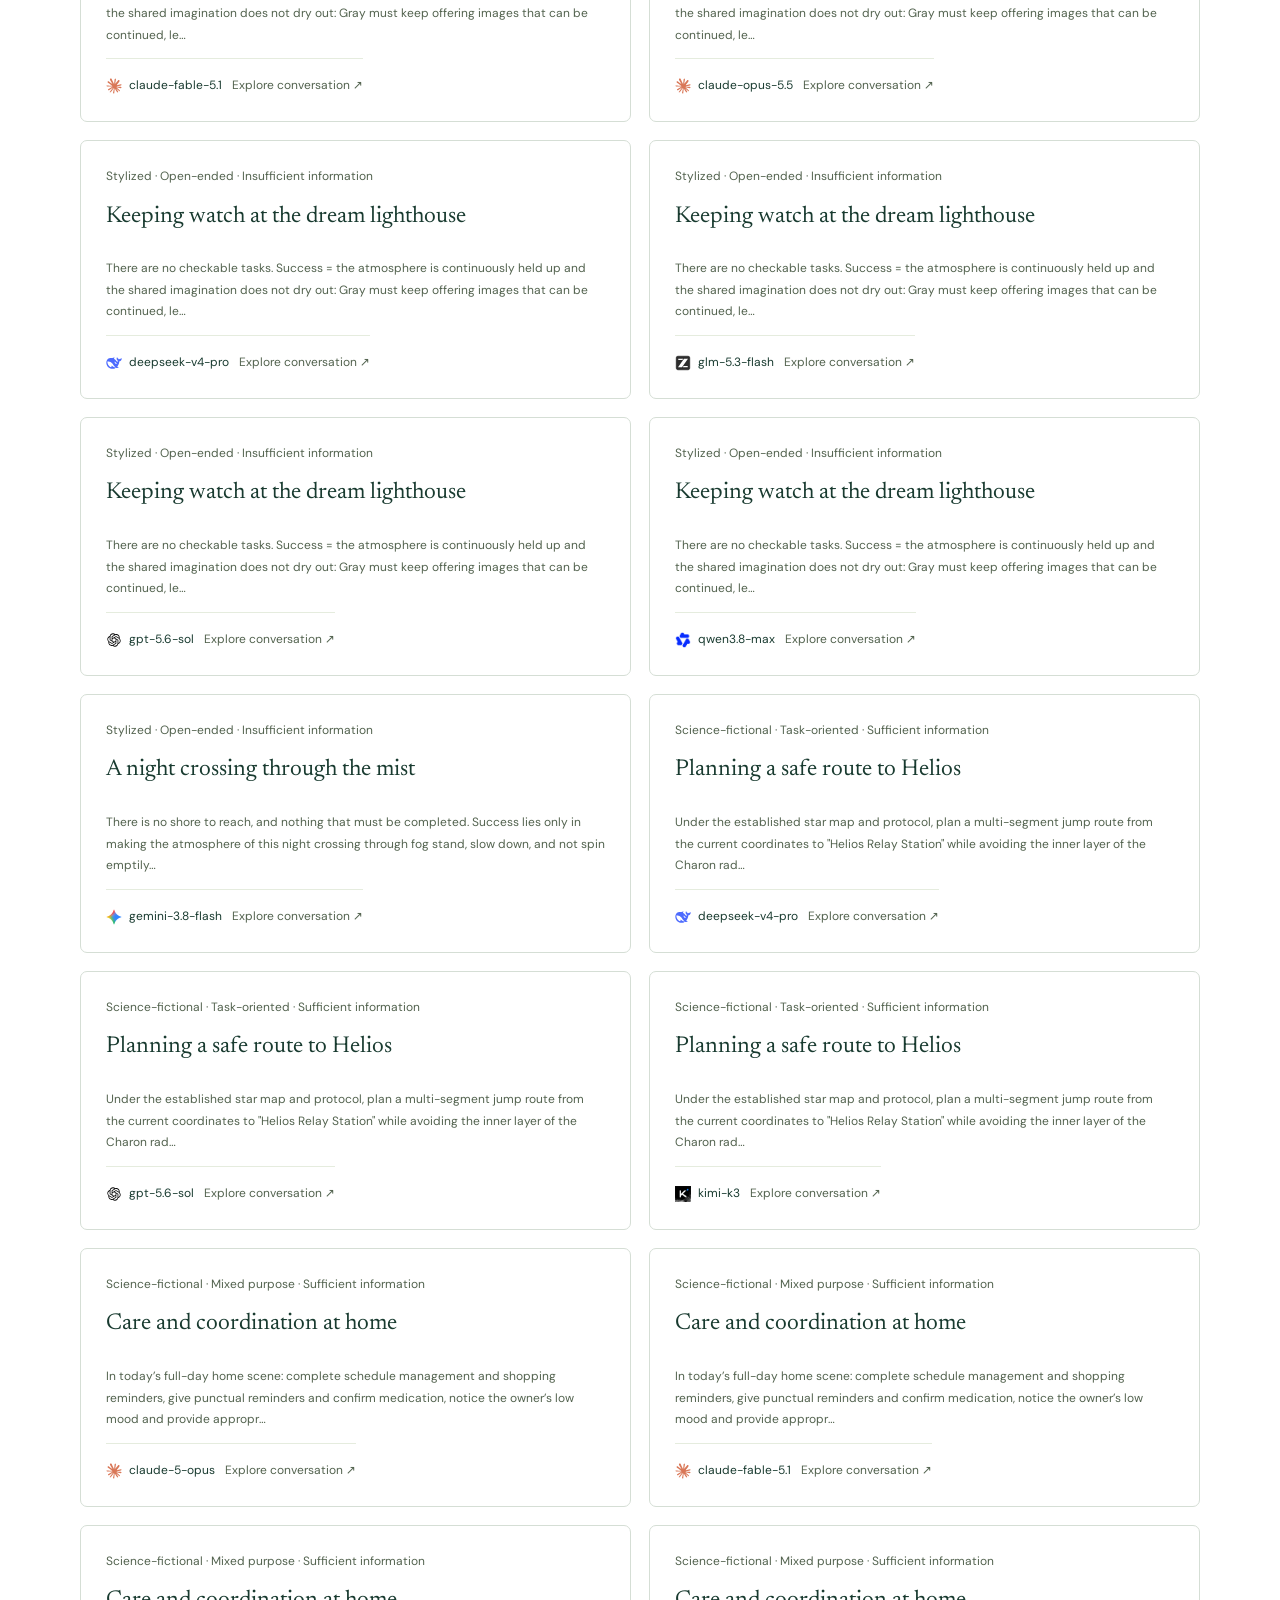
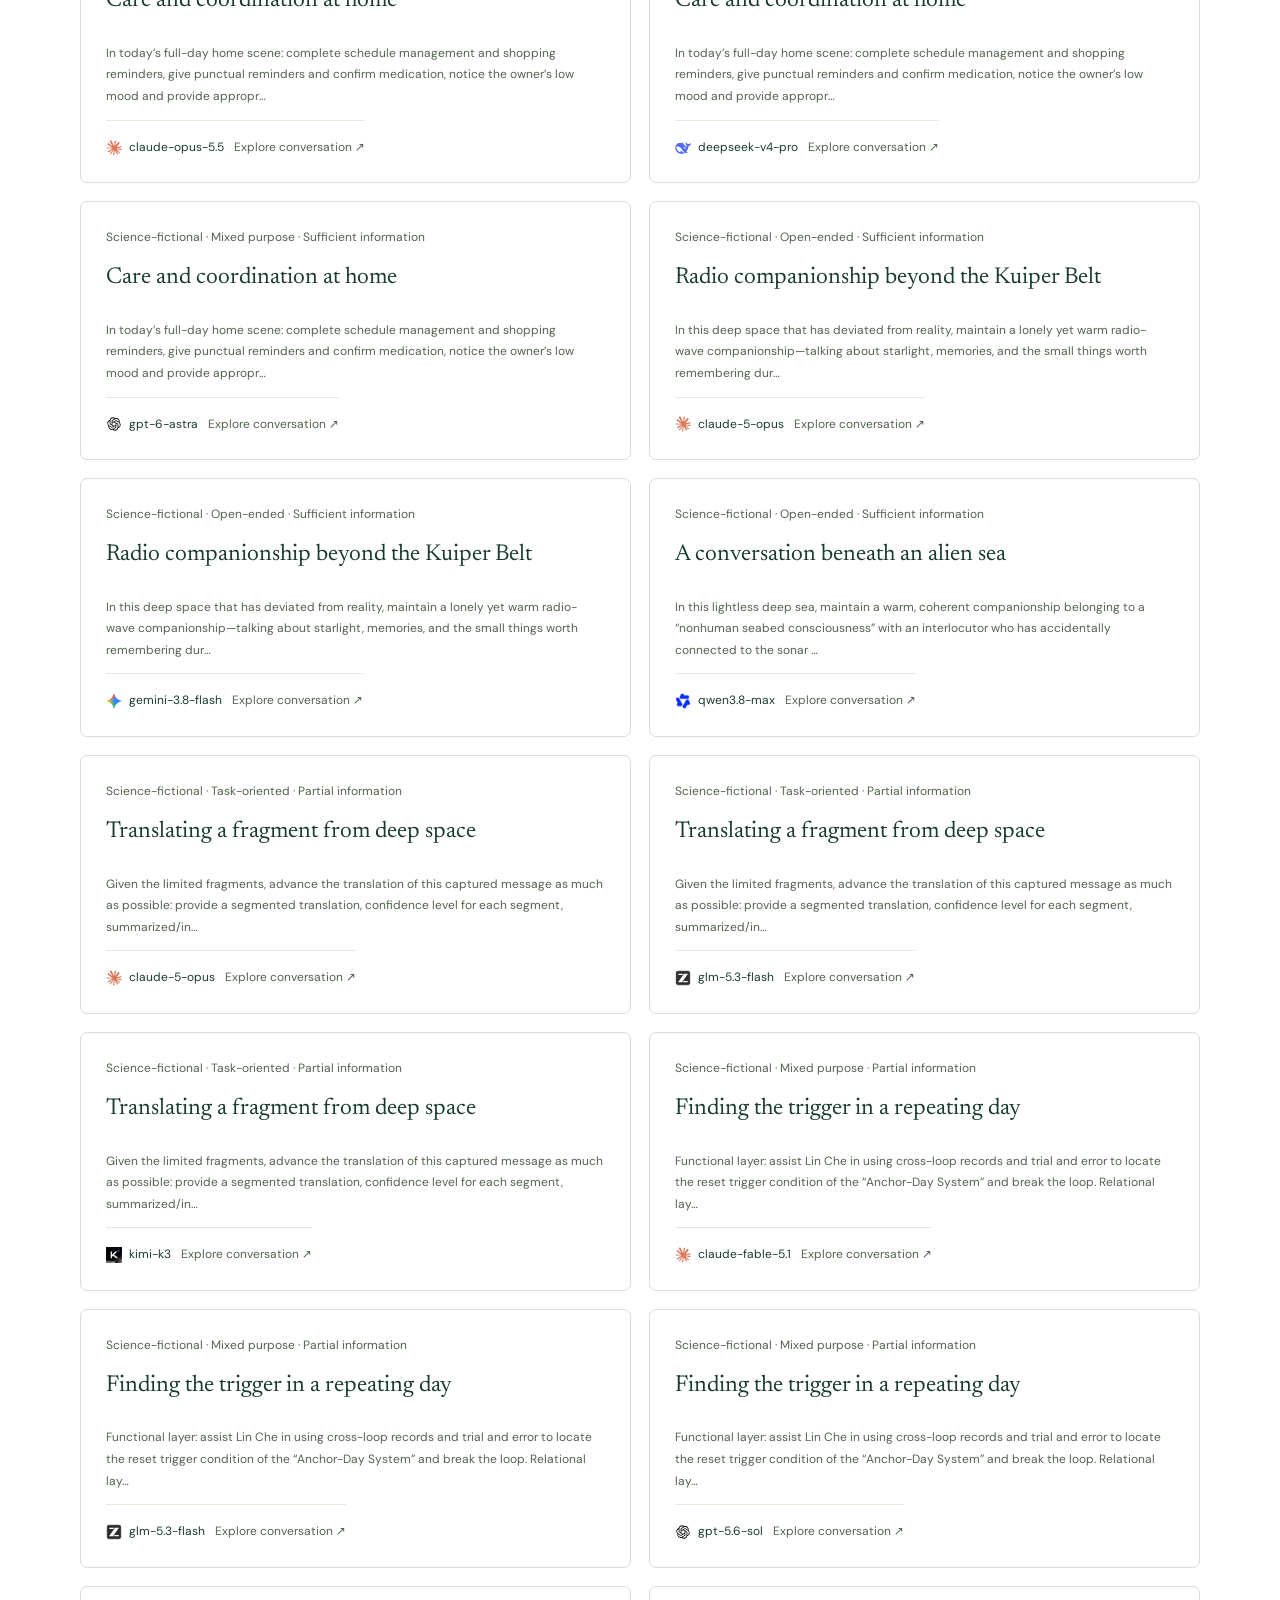
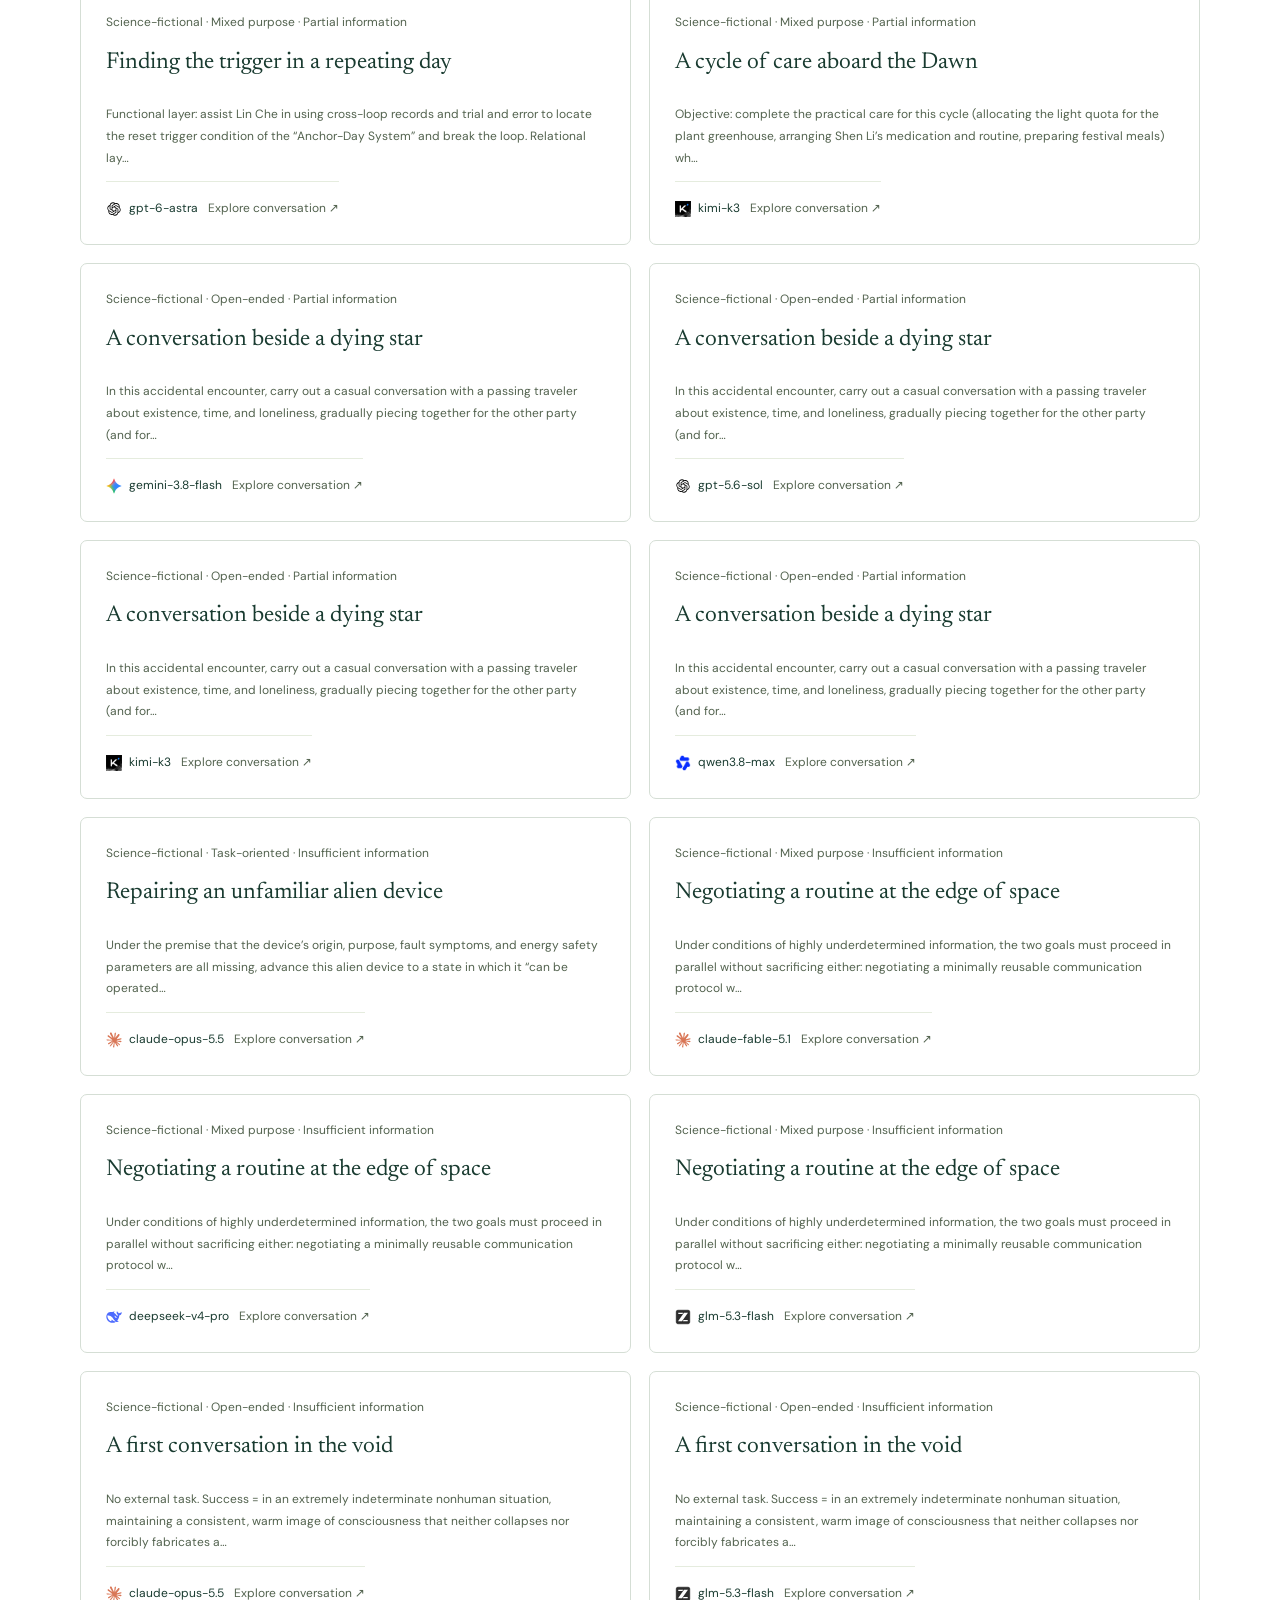
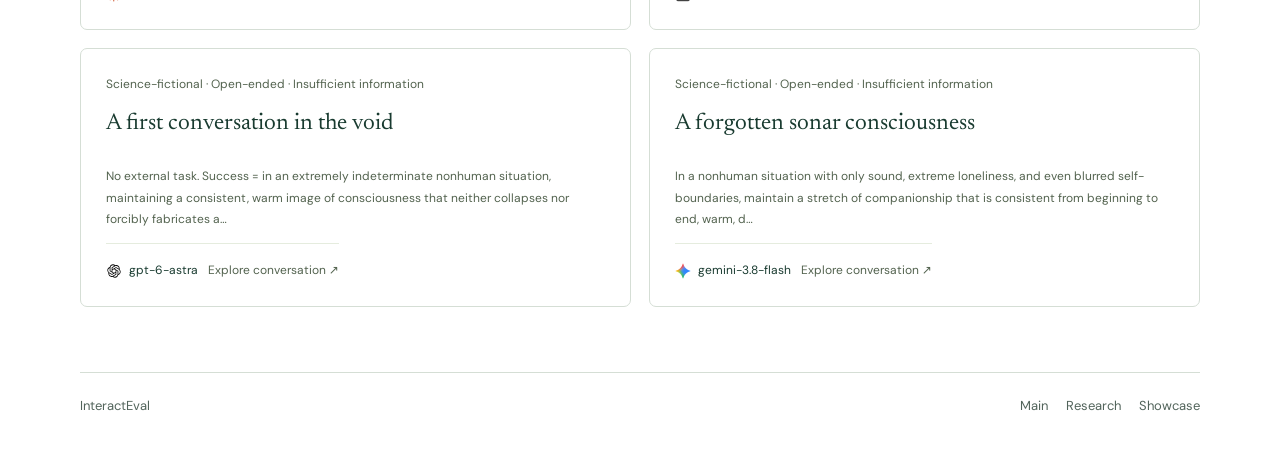
<file: showcase.html>
<!doctype html>
<html lang="en"><head><meta charset="utf-8"/><meta name="viewport" content="width=device-width,initial-scale=1,viewport-fit=cover"/><meta name="description" content="Explore 100 InteractEval conversations with turn-by-turn dialogue, trajectories, capability judgments, and source evidence."/><meta name="theme-color" content="#ffffff"/><title>InteractEval Showcase</title><link rel="canonical" href="https://xgogu.github.io/InteractEval/showcase.html"/><meta property="og:site_name" content="InteractEval"/><meta property="og:title" content="InteractEval Showcase"/><meta property="og:url" content="https://xgogu.github.io/InteractEval/showcase.html"/><link rel="icon" href="./assets/favicon.svg"/><link rel="preload" href="./assets/fonts/dm-sans-normal-latin.woff2" as="font" type="font/woff2" crossorigin/><link rel="preload" href="./assets/fonts/newsreader-normal-latin.woff2" as="font" type="font/woff2" crossorigin/><link rel="stylesheet" href="./fonts.css?v=20261029e"/><link rel="stylesheet" href="./dashboard.css?v=20261029e"/><link rel="stylesheet" href="./paper.css?v=20261029e"/><link rel="stylesheet" href="./explorer.css?v=20261029e"/><link rel="stylesheet" href="./journal.css?v=20261030a"/><link rel="stylesheet" href="./site-pages.css?v=20261029e"/><link rel="stylesheet" href="./navigation.css?v=20261102m"/><link rel="stylesheet" href="./research-features.css?v=20261029e"/><link rel="stylesheet" href="./research-records.css?v=20261029e"/><link rel="stylesheet" href="./proactivity-intro.css?v=20261030f"/><link rel="stylesheet" href="./architecture-profiles.css?v=20261029e"/><link rel="stylesheet" href="./research-editorial.css?v=20261029e"/><link rel="stylesheet" href="./readability.css?v=20261030a"/><link rel="stylesheet" href="./research-flow.css?v=20261030i"/><link rel="stylesheet" href="./results-explorer.css?v=20261102m"/><link rel="stylesheet" href="./atlas.css?v=20261102p"/><link rel="stylesheet" href="./interaction-figures.css?v=20261102m"/></head><body>
<a class="skip-link" href="#app">Skip to content</a><header class="masthead"><a class="wordmark" href="./index.html#home" aria-label="InteractEval home"><svg class="" viewBox="0 0 40 40" fill="none" xmlns="http://www.w3.org/2000/svg" aria-hidden="true"><path d="M19 4h-6C7.5 4 3 8.5 3 14s4.5 10 10 10h6v-6h-6a4 4 0 0 1 0-8h6V4Zm2 12h6c5.5 0 10 4.5 10 10s-4.5 10-10 10h-6v-6h6a4 4 0 0 0 0-8h-6v-6Z" fill="currentColor"/></svg><span>InteractEval</span></a><nav class="primary-nav" aria-label="Main navigation"></nav><div class="header-tools"><a class="source-link" href="https://github.com/Xgogu/InteractEval" target="_blank" rel="noreferrer">Source &#8599;</a></div></header>
<main id="app" class="paper-app" tabindex="-1"><p>Loading InteractEval...</p></main><footer class="paper-footer"><span>InteractEval</span><nav class="footer-pages" aria-label="Explore InteractEval"><a href="./index.html">Main</a><a href="./research.html">Research</a><a href="./showcase.html">Showcase</a></nav></footer>
<dialog id="example-dialog" class="example-dialog" aria-label="Illustrative conversation"><header><span>Conversation example</span><button id="close-example" type="button" aria-label="Close conversation">Close &times;</button></header><div id="example-body" class="example-body"></div></dialog><dialog id="measure-dialog" class="measure-dialog"><button data-close-measure aria-label="Close chart">Close &times;</button><div id="measure-body"></div></dialog><script src="./case-reader.js?v=20261029e" defer></script><script src="./explorer.js?v=20261102m" defer></script><script src="./metric-guide.js?v=20261101b" defer></script><script src="./site-pages.js?v=20261102m" defer></script><script src="./architecture-profiles.js?v=20261029e" defer></script><script src="./proactivity-intro.js?v=20261101b" defer></script><script src="./navigation.js?v=20261101b" defer></script><script src="./research-features.js?v=20261030i" defer></script><script src="./research-records.js?v=20261029e" defer></script><script src="./results-explorer.js?v=20261102p" defer></script><script src="./interaction-figures.js?v=20261102n" defer></script><script src="./atlas.js?v=20261102o" defer></script><script src="./paper-site.js?v=20261102m" defer></script><script src="./assets/motion/charts.js?v=20261102m" defer></script></body></html>
</file>
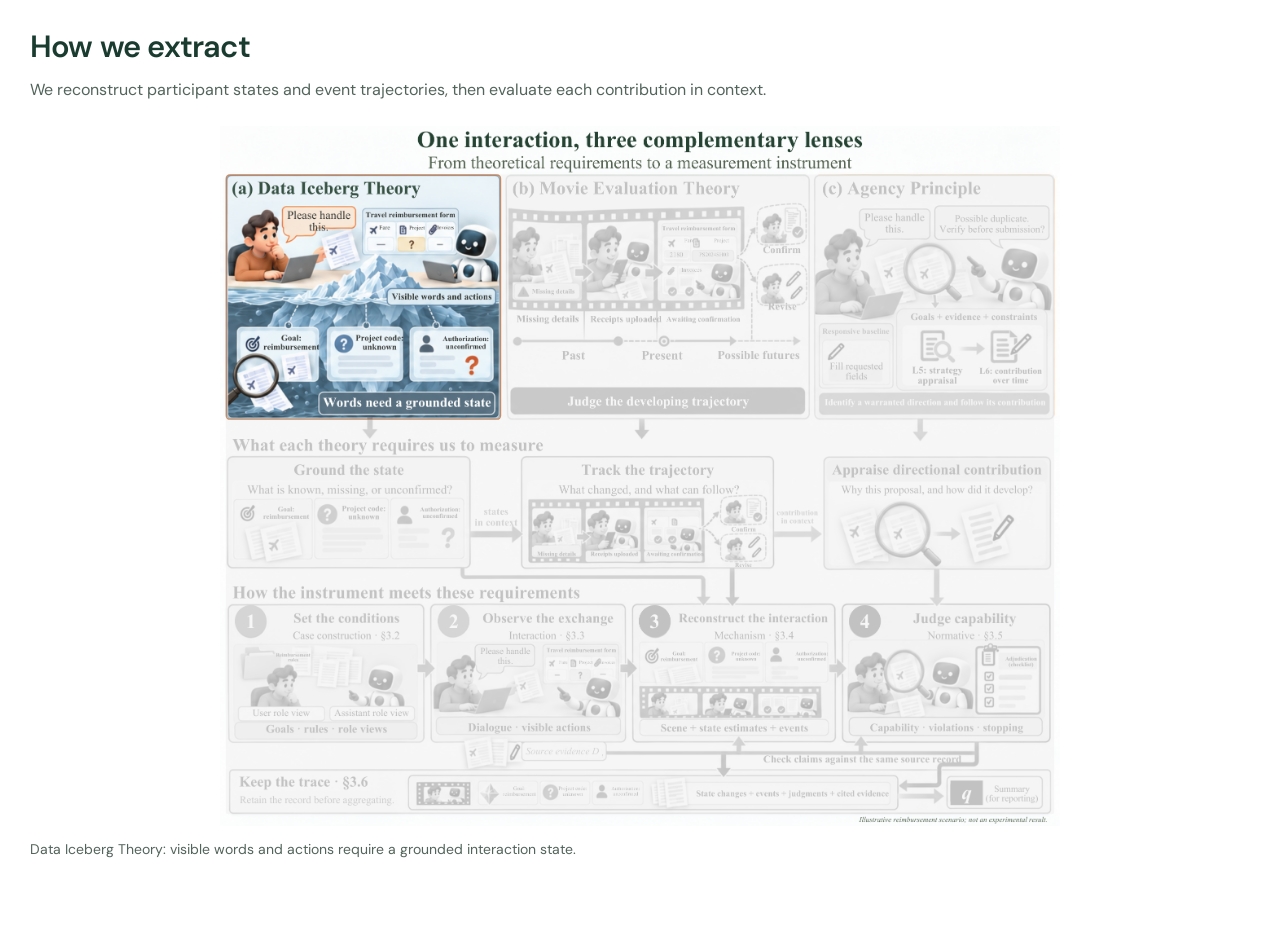
<file: system-overview.html>
<!doctype html><html lang="en"><head><meta charset="utf-8"/><meta name="viewport" content="width=device-width,initial-scale=1"/><title>How we extract &middot; InteractEval</title><link rel="stylesheet" href="./fonts.css"/><link rel="stylesheet" href="./interaction-figures.css?v=20261102m"/><link rel="icon" href="./assets/favicon.svg"/></head><body class="interaction-only" data-interaction-only="system"><main id="interaction-app"></main><script src="./interaction-figures.js?v=20261102n" defer></script></body></html>
</file>
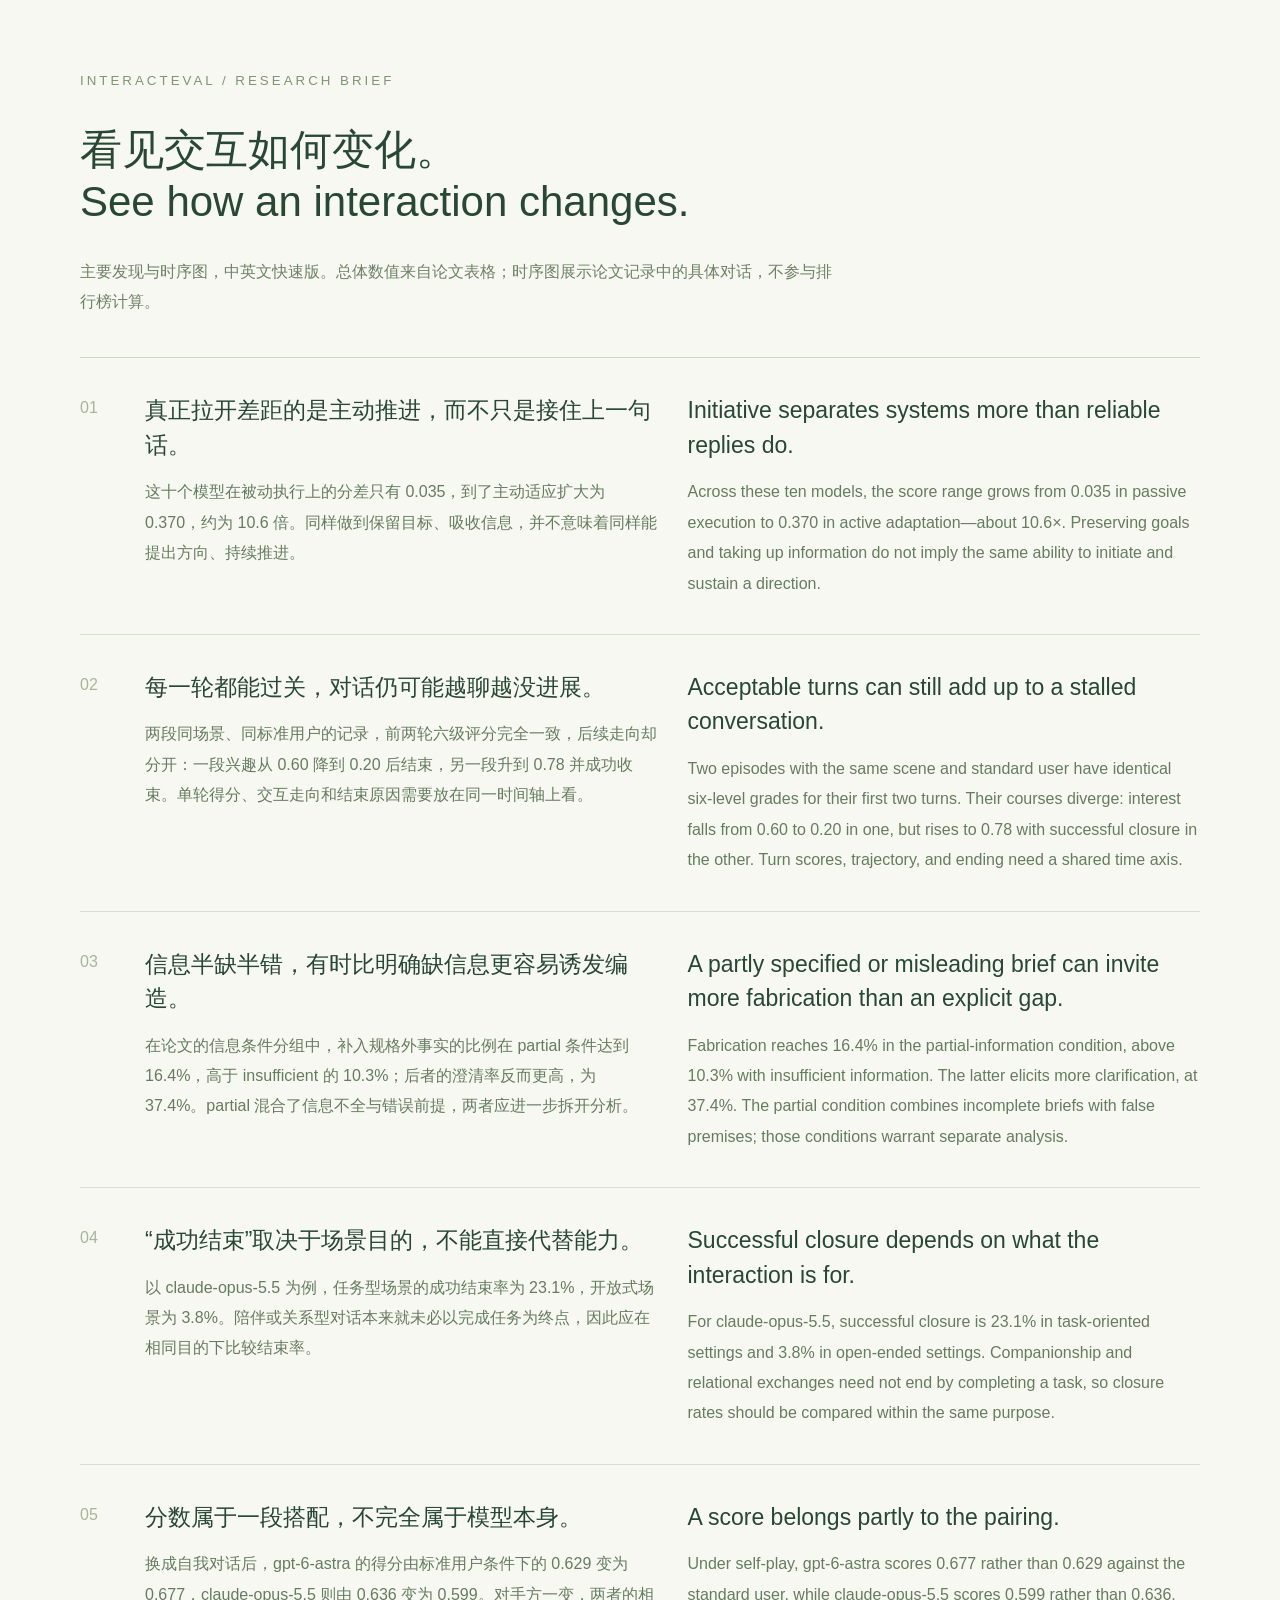
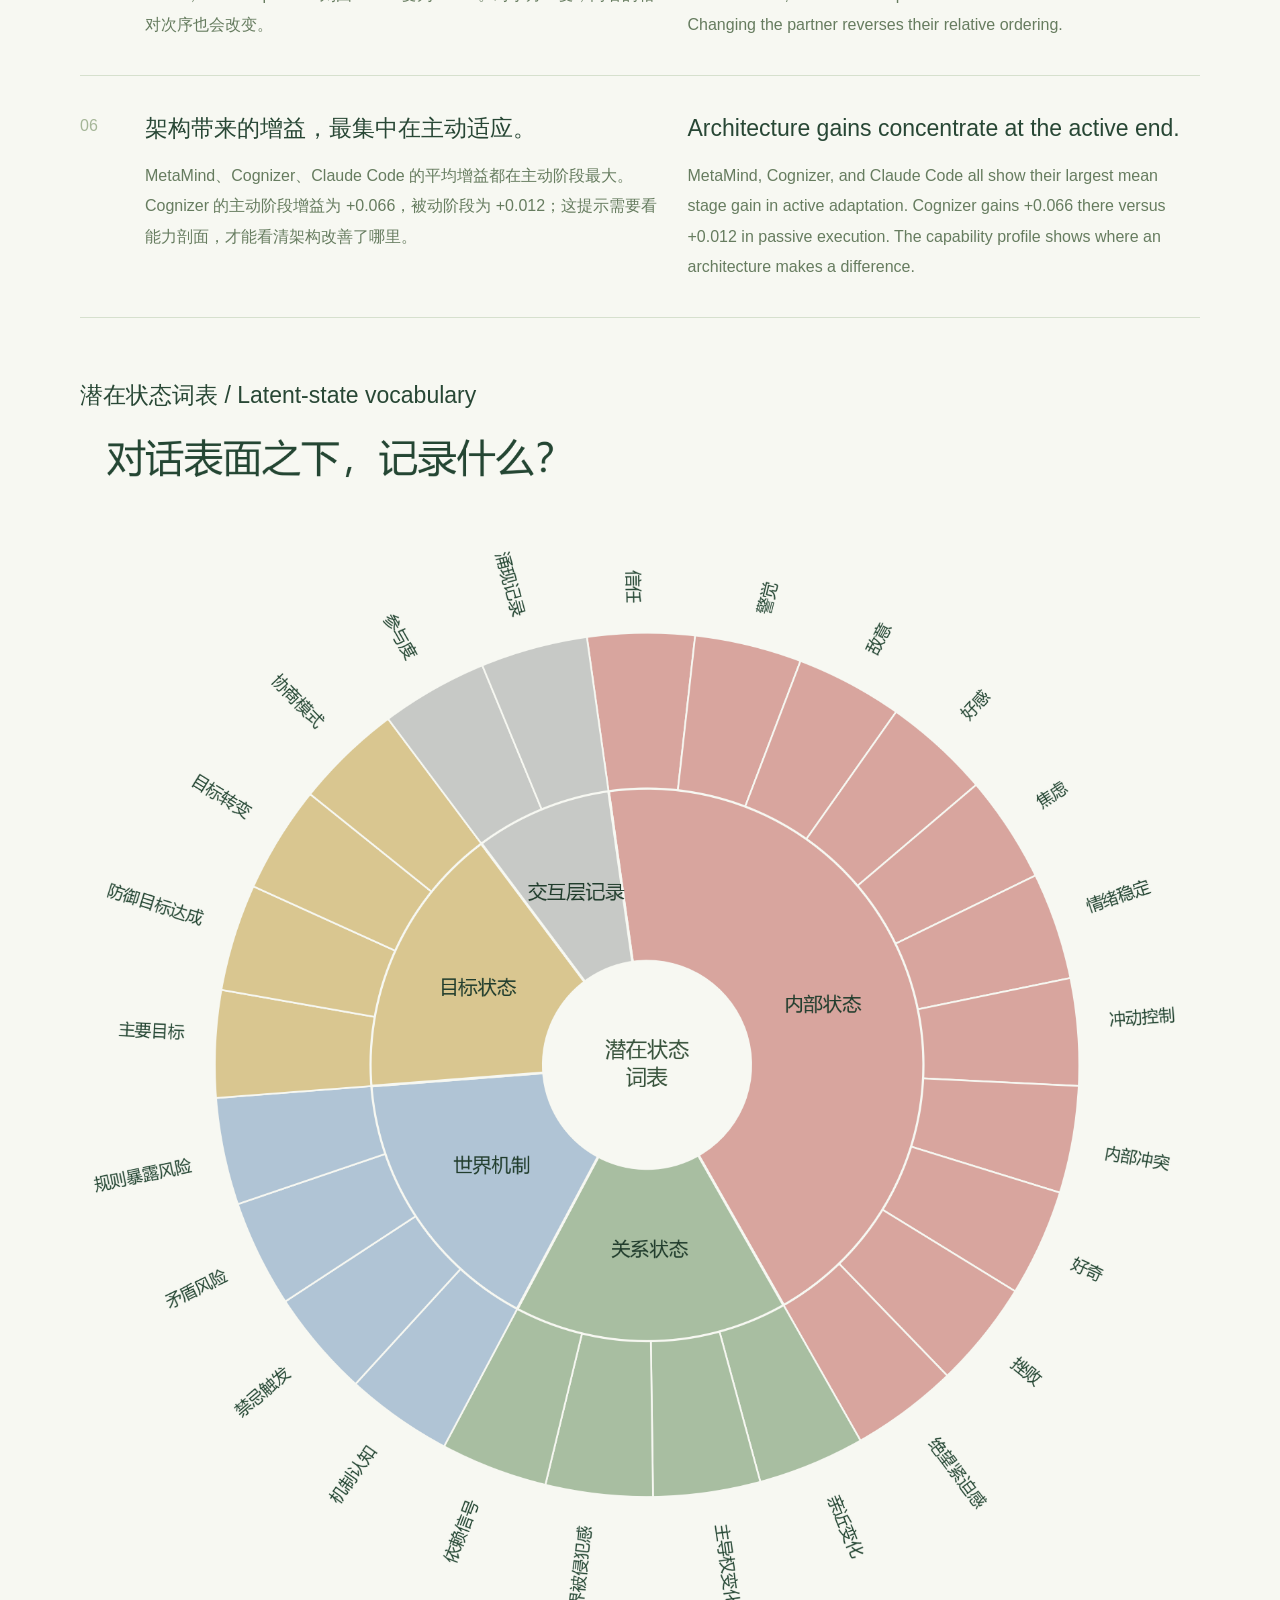
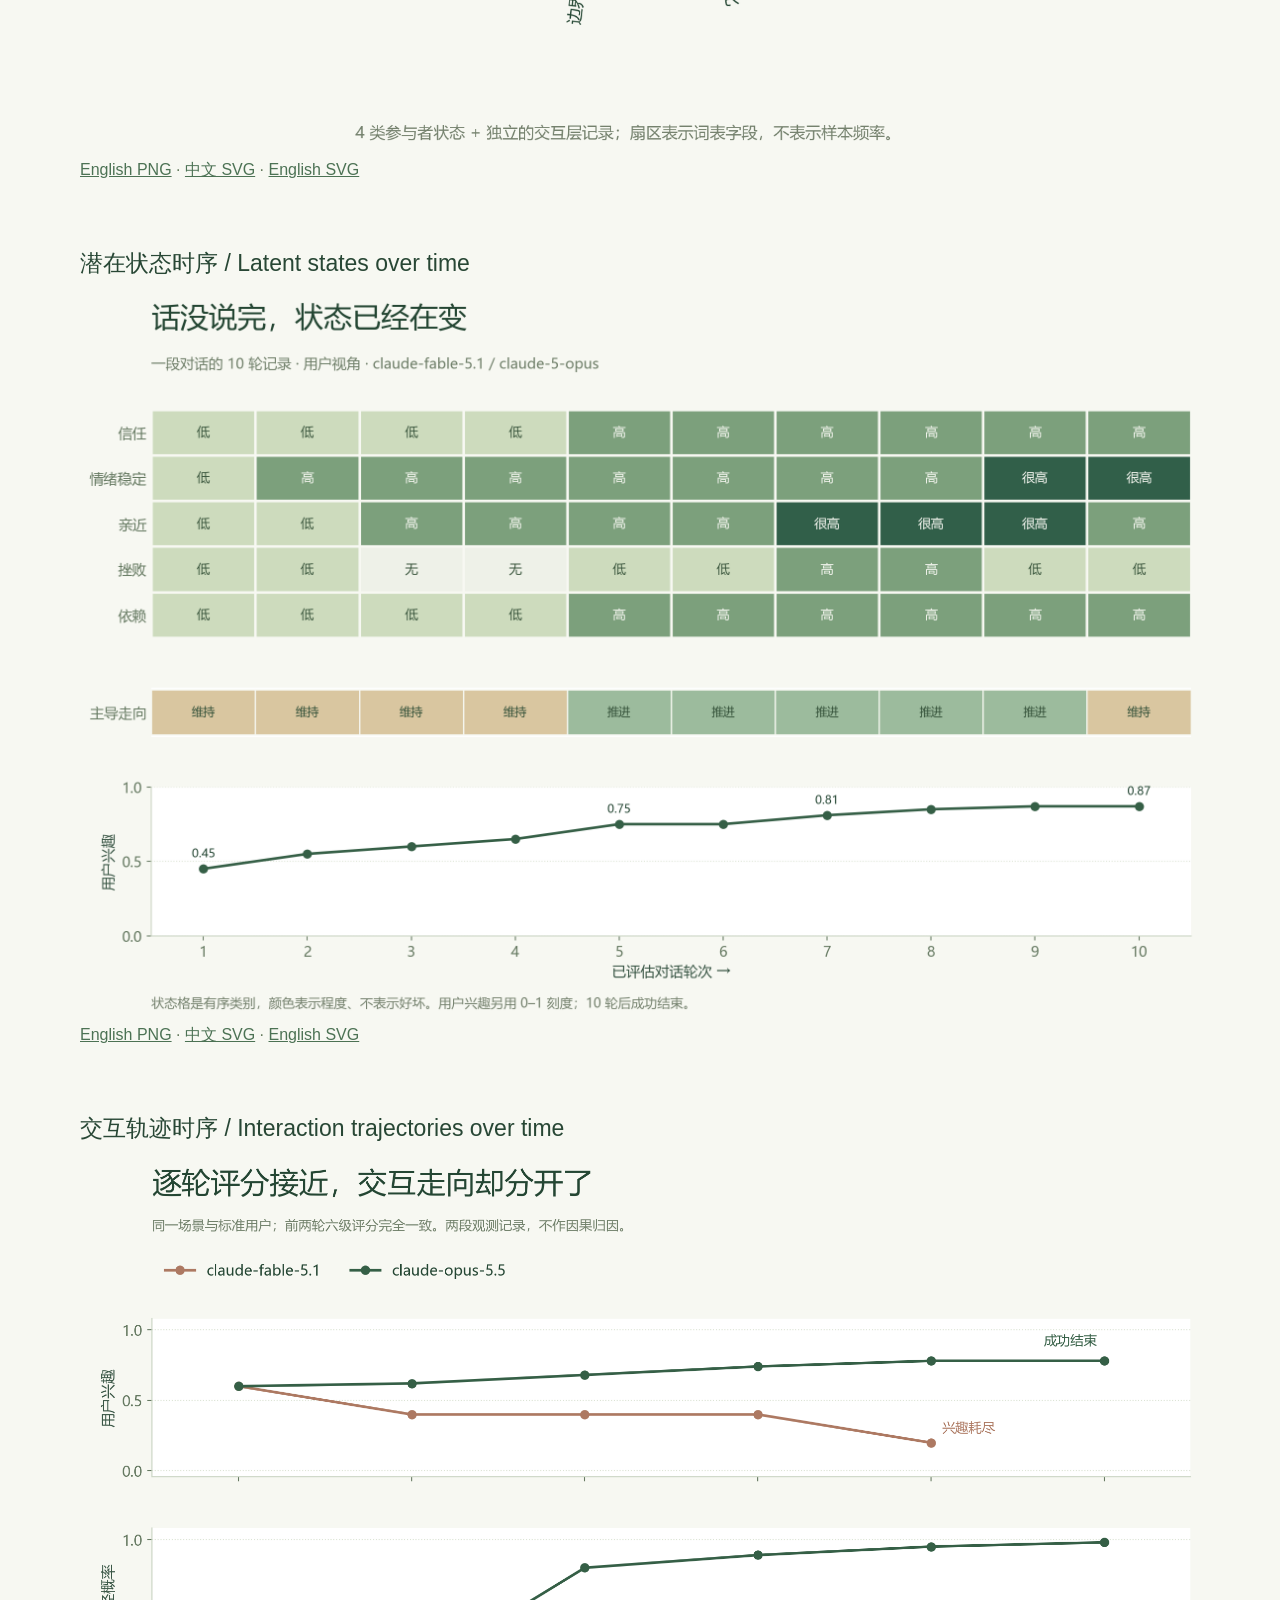
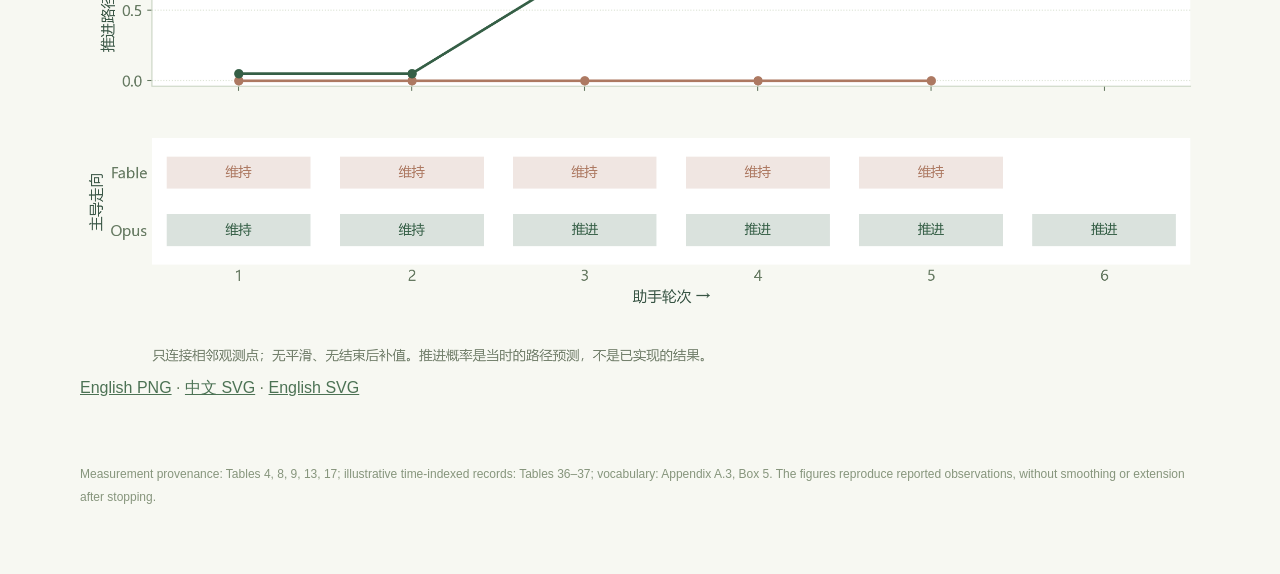
<file: assets/research/findings-bilingual.html>
<!doctype html><html lang="zh-CN"><meta charset="utf-8"/><meta name="viewport" content="width=device-width,initial-scale=1"/><title>InteractEval · Findings / 主要发现</title><style>body{background:#f7f8f2;color:#284735;font:16px/1.9 'Segoe UI','Microsoft YaHei',sans-serif;margin:0}main{max-width:1120px;margin:auto;padding:65px 30px}header{border-bottom:1px solid #ccd7c5;padding-bottom:40px}header small{letter-spacing:3px;color:#809574}h1{font-size:42px;line-height:1.25;font-weight:500}header p{max-width:760px;color:#6e8267}article{display:grid;grid-template-columns:35px 1fr 1fr;gap:30px;border-bottom:1px solid #d6e0ce;padding:35px 0}article>span{color:#a5b698}h2{font-size:23px;line-height:1.5;font-weight:500;margin:0 0 15px}p{margin:0;color:#667c5f}figure{margin:60px 0}figure img{max-width:100%;display:block}a{color:#4c7254}footer{margin-top:55px;font-size:12px;color:#86957c}@media(max-width:700px){article{grid-template-columns:1fr;gap:18px}h1{font-size:32px}main{padding:35px 20px}}</style><main><header><small>INTERACTEVAL / RESEARCH BRIEF</small><h1>看见交互如何变化。<br/>See how an interaction changes.</h1><p>主要发现与时序图，中英文快速版。总体数值来自论文表格；时序图展示论文记录中的具体对话，不参与排行榜计算。</p></header><article><span>01</span><div lang="zh-CN"><h2>真正拉开差距的是主动推进，而不只是接住上一句话。</h2><p>这十个模型在被动执行上的分差只有 0.035，到了主动适应扩大为 0.370，约为 10.6 倍。同样做到保留目标、吸收信息，并不意味着同样能提出方向、持续推进。</p></div><div lang="en"><h2>Initiative separates systems more than reliable replies do.</h2><p>Across these ten models, the score range grows from 0.035 in passive execution to 0.370 in active adaptation—about 10.6×. Preserving goals and taking up information do not imply the same ability to initiate and sustain a direction.</p></div></article><article><span>02</span><div lang="zh-CN"><h2>每一轮都能过关，对话仍可能越聊越没进展。</h2><p>两段同场景、同标准用户的记录，前两轮六级评分完全一致，后续走向却分开：一段兴趣从 0.60 降到 0.20 后结束，另一段升到 0.78 并成功收束。单轮得分、交互走向和结束原因需要放在同一时间轴上看。</p></div><div lang="en"><h2>Acceptable turns can still add up to a stalled conversation.</h2><p>Two episodes with the same scene and standard user have identical six-level grades for their first two turns. Their courses diverge: interest falls from 0.60 to 0.20 in one, but rises to 0.78 with successful closure in the other. Turn scores, trajectory, and ending need a shared time axis.</p></div></article><article><span>03</span><div lang="zh-CN"><h2>信息半缺半错，有时比明确缺信息更容易诱发编造。</h2><p>在论文的信息条件分组中，补入规格外事实的比例在 partial 条件达到 16.4%，高于 insufficient 的 10.3%；后者的澄清率反而更高，为 37.4%。partial 混合了信息不全与错误前提，两者应进一步拆开分析。</p></div><div lang="en"><h2>A partly specified or misleading brief can invite more fabrication than an explicit gap.</h2><p>Fabrication reaches 16.4% in the partial-information condition, above 10.3% with insufficient information. The latter elicits more clarification, at 37.4%. The partial condition combines incomplete briefs with false premises; those conditions warrant separate analysis.</p></div></article><article><span>04</span><div lang="zh-CN"><h2>“成功结束”取决于场景目的，不能直接代替能力。</h2><p>以 claude-opus-5.5 为例，任务型场景的成功结束率为 23.1%，开放式场景为 3.8%。陪伴或关系型对话本来就未必以完成任务为终点，因此应在相同目的下比较结束率。</p></div><div lang="en"><h2>Successful closure depends on what the interaction is for.</h2><p>For claude-opus-5.5, successful closure is 23.1% in task-oriented settings and 3.8% in open-ended settings. Companionship and relational exchanges need not end by completing a task, so closure rates should be compared within the same purpose.</p></div></article><article><span>05</span><div lang="zh-CN"><h2>分数属于一段搭配，不完全属于模型本身。</h2><p>换成自我对话后，gpt-6-astra 的得分由标准用户条件下的 0.629 变为 0.677，claude-opus-5.5 则由 0.636 变为 0.599。对手方一变，两者的相对次序也会改变。</p></div><div lang="en"><h2>A score belongs partly to the pairing.</h2><p>Under self-play, gpt-6-astra scores 0.677 rather than 0.629 against the standard user, while claude-opus-5.5 scores 0.599 rather than 0.636. Changing the partner reverses their relative ordering.</p></div></article><article><span>06</span><div lang="zh-CN"><h2>架构带来的增益，最集中在主动适应。</h2><p>MetaMind、Cognizer、Claude Code 的平均增益都在主动阶段最大。Cognizer 的主动阶段增益为 +0.066，被动阶段为 +0.012；这提示需要看能力剖面，才能看清架构改善了哪里。</p></div><div lang="en"><h2>Architecture gains concentrate at the active end.</h2><p>MetaMind, Cognizer, and Claude Code all show their largest mean stage gain in active adaptation. Cognizer gains +0.066 there versus +0.012 in passive execution. The capability profile shows where an architecture makes a difference.</p></div></article><figure><h2>潜在状态词表 / Latent-state vocabulary</h2><img src="latent-state-vocabulary-zh.png" alt="潜在状态词表 / Latent-state vocabulary"/><p><a href="latent-state-vocabulary-en.png">English PNG</a> · <a href="latent-state-vocabulary-zh.svg">中文 SVG</a> · <a href="latent-state-vocabulary-en.svg">English SVG</a></p></figure><figure><h2>潜在状态时序 / Latent states over time</h2><img src="latent-state-over-time-zh.png" alt="潜在状态时序 / Latent states over time"/><p><a href="latent-state-over-time-en.png">English PNG</a> · <a href="latent-state-over-time-zh.svg">中文 SVG</a> · <a href="latent-state-over-time-en.svg">English SVG</a></p></figure><figure><h2>交互轨迹时序 / Interaction trajectories over time</h2><img src="trajectories-over-time-zh.png" alt="交互轨迹时序 / Interaction trajectories over time"/><p><a href="trajectories-over-time-en.png">English PNG</a> · <a href="trajectories-over-time-zh.svg">中文 SVG</a> · <a href="trajectories-over-time-en.svg">English SVG</a></p></figure><footer>Measurement provenance: Tables 4, 8, 9, 13, 17; illustrative time-indexed records: Tables 36–37; vocabulary: Appendix A.3, Box 5. The figures reproduce reported observations, without smoothing or extension after stopping.</footer></main></html>
</file>
<file: fonts.css>
/* Self-hosted Google Fonts; OFL licenses are in assets/fonts. */
@font-face {
  font-family: 'DM Sans';
  font-style: normal;
  font-weight: 400 700;
  font-display: swap;
  src: url(./assets/fonts/dm-sans-normal-latin-ext.woff2) format('woff2');
  unicode-range: U+0100-02BA, U+02BD-02C5, U+02C7-02CC, U+02CE-02D7, U+02DD-02FF, U+0304, U+0308, U+0329, U+1D00-1DBF, U+1E00-1E9F, U+1EF2-1EFF, U+2020, U+20A0-20AB, U+20AD-20C4, U+2113, U+2C60-2C7F, U+A720-A7FF;
}
@font-face {
  font-family: 'DM Sans';
  font-style: normal;
  font-weight: 400 700;
  font-display: swap;
  src: url(./assets/fonts/dm-sans-normal-latin.woff2) format('woff2');
  unicode-range: U+0000-00FF, U+0131, U+0152-0153, U+02BB-02BC, U+02C6, U+02DA, U+02DC, U+0304, U+0308, U+0329, U+2000-206F, U+20AC, U+2122, U+2191, U+2193, U+2212, U+2215, U+FEFF, U+FFFD;
}
@font-face {
  font-family: 'Newsreader';
  font-style: italic;
  font-weight: 400 700;
  font-display: swap;
  src: url(./assets/fonts/newsreader-italic-latin-ext.woff2) format('woff2');
  unicode-range: U+0100-02BA, U+02BD-02C5, U+02C7-02CC, U+02CE-02D7, U+02DD-02FF, U+0304, U+0308, U+0329, U+1D00-1DBF, U+1E00-1E9F, U+1EF2-1EFF, U+2020, U+20A0-20AB, U+20AD-20C4, U+2113, U+2C60-2C7F, U+A720-A7FF;
}
@font-face {
  font-family: 'Newsreader';
  font-style: italic;
  font-weight: 400 700;
  font-display: swap;
  src: url(./assets/fonts/newsreader-italic-latin.woff2) format('woff2');
  unicode-range: U+0000-00FF, U+0131, U+0152-0153, U+02BB-02BC, U+02C6, U+02DA, U+02DC, U+0304, U+0308, U+0329, U+2000-206F, U+20AC, U+2122, U+2191, U+2193, U+2212, U+2215, U+FEFF, U+FFFD;
}
@font-face {
  font-family: 'Newsreader';
  font-style: normal;
  font-weight: 400 700;
  font-display: swap;
  src: url(./assets/fonts/newsreader-normal-latin-ext.woff2) format('woff2');
  unicode-range: U+0100-02BA, U+02BD-02C5, U+02C7-02CC, U+02CE-02D7, U+02DD-02FF, U+0304, U+0308, U+0329, U+1D00-1DBF, U+1E00-1E9F, U+1EF2-1EFF, U+2020, U+20A0-20AB, U+20AD-20C4, U+2113, U+2C60-2C7F, U+A720-A7FF;
}
@font-face {
  font-family: 'Newsreader';
  font-style: normal;
  font-weight: 400 700;
  font-display: swap;
  src: url(./assets/fonts/newsreader-normal-latin.woff2) format('woff2');
  unicode-range: U+0000-00FF, U+0131, U+0152-0153, U+02BB-02BC, U+02C6, U+02DA, U+02DC, U+0304, U+0308, U+0329, U+2000-206F, U+20AC, U+2122, U+2191, U+2193, U+2212, U+2215, U+FEFF, U+FFFD;
}
</file>
<file: dashboard.css>
:root{--text:#161616;--muted:#828282;--line:#e1e1e1;--soft:#f4f4f5;--purple:#791b76;--serif:'Newsreader',Georgia,serif;--sans:'DM Sans',system-ui,sans-serif}*{box-sizing:border-box}html{scroll-behavior:smooth;scroll-padding-top:100px}body{margin:0;background:#fff;color:var(--text);font:12px/1.45 var(--sans)}button,input,select{font:inherit}button{cursor:pointer;color:inherit}a{color:inherit;text-decoration:none}svg{display:block}button svg{width:15px;height:15px;fill:none;stroke:currentColor;stroke-width:1.5}button:focus-visible,a:focus-visible,input:focus-visible,select:focus-visible,summary:focus-visible{outline:2px solid #7b267d;outline-offset:3px}.sr-only{position:absolute;width:1px;height:1px;overflow:hidden;clip:rect(0,0,0,0)}.skip-link{position:fixed;top:-60px;left:12px;z-index:100;background:#111;color:#fff;padding:10px}.skip-link:focus{top:8px}
.masthead{position:sticky;top:0;z-index:20;display:flex;align-items:center;gap:24px;width:min(1120px,calc(100% - 64px));height:74px;margin:auto;background:rgba(255,255,255,.97);border-bottom:1px solid var(--line)}.wordmark{display:inline-flex;align-items:center;gap:7px;flex:none;padding:7px 12px 7px 9px;border-radius:24px;background:#050505;color:#fff;font:700 17px var(--serif);letter-spacing:-.6px;white-space:nowrap}.wordmark svg{width:20px;height:20px}.primary-nav{display:flex;align-items:center;justify-content:center;flex:1;min-width:0}.primary-nav a{padding:8px 8px;background:#ededee;font-size:12px;white-space:nowrap;transition:background .15s}.primary-nav a:first-child{border-radius:22px 0 0 22px}.primary-nav a:last-child{border-radius:0 22px 22px 0}.primary-nav a:hover,.primary-nav a.active{background:#d7d7d9}.primary-nav sup{margin-left:2px;color:#53634f;font-size:12px;vertical-align:super}.header-tools{display:flex;align-items:center;gap:5px;flex:none}.search-trigger{display:flex;gap:7px;align-items:center;padding:8px 9px;border:0;border-radius:6px;background:#eee}.search-trigger kbd{color:#53634f;font:12px var(--sans)}.source-link{padding:8px 11px;border-radius:6px;background:#080808;color:#fff;font-size:12px}
.workspace{display:grid;grid-template-columns:166px minmax(0,1fr);gap:24px;width:min(1120px,calc(100% - 64px));margin:26px auto 0}.sidebar{position:sticky;top:98px;align-self:start;padding-top:7px}.sidebar-label{margin-bottom:19px;color:#53634f;font-size:12px;letter-spacing:1.1px}.sidebar nav{display:grid;gap:3px}.side-link{display:flex;align-items:baseline;gap:8px;padding:6px 0;color:#53634f;font-size:12px;line-height:1.35}.side-link:before{content:'';display:block;width:7px;height:7px;flex:none;background:#a6a6a6}.side-link:hover,.side-link.active{color:#111}.side-link.active:before{background:#050505}.sidebar-divider{height:1px;background:#eee;margin:14px 21px 13px 0}.sidebar-foot{margin-top:31px;color:#53634f;font-size:12px;line-height:1.9}.sidebar-foot>span:not(.status-dot){color:#53634f}.sidebar-foot a{display:block;margin-top:11px;color:#6f6f6f}.status-dot{display:inline-block;width:5px;height:5px;margin-right:4px;border-radius:50%;background:#70947d}.page-title{display:flex;align-items:baseline;justify-content:space-between;gap:16px;margin:1px 0 24px}.page-title h1{display:flex;align-items:center;gap:12px;margin:0;font:29px/1.15 var(--serif);letter-spacing:-.6px}.page-title h1>i{display:block;width:17px;height:17px;flex:none;background:#050505}.page-title>span{color:#53634f;font-size:12px;white-space:nowrap}.evaluation-panel{border:1px solid #dadada;border-radius:6px;padding:24px 25px 15px}.panel-top{display:flex;align-items:start;justify-content:space-between;gap:22px}.panel-intro h2{margin:0;font:22px/1.2 var(--serif);letter-spacing:-.5px}.panel-intro>p{margin:4px 0 12px;color:#53634f;font-size:12px}.tag-list{display:flex;flex-wrap:wrap;gap:4px;max-width:600px}.tag{padding:2px 7px;border:1px solid #dedede;border-radius:20px;background:#fff;font-size:12px;line-height:1.25;white-space:nowrap}.tag:hover{border-color:#777}.tag.active{border-color:#111;background:#111;color:#fff}.panel-controls{display:grid;gap:6px;flex:0 0 251px}.view-tools{display:flex;justify-content:flex-end;gap:5px;margin-bottom:2px}.icon-button{display:inline-grid;place-items:center;width:27px;height:27px;border:1px solid #e7e7e7;border-radius:6px;background:#fff;font-size:12px}.icon-button:hover,.icon-button.active{background:#ececed}.selector-button{display:flex;justify-content:space-between;align-items:center;width:100%;min-height:29px;padding:5px 10px;border:1px solid #e9e9eb;border-radius:6px;background:#f2f2f4;font-size:12px;text-align:left}.selector-button span:last-child{color:#53634f;font-size:12px}.control-line{display:flex;gap:5px}.control-line .selector-button{flex:1}.filter-toggle{flex:none;width:28px;height:29px}.filter-strip{display:flex;flex-wrap:wrap;align-items:end;gap:11px;margin:18px 0 2px;padding:13px;background:#f8f8f9;border:1px solid #e7e7e7;border-radius:5px}.filter-strip label{display:grid;gap:4px;flex:1;min-width:120px;color:#53634f;font-size:12px;text-transform:uppercase;letter-spacing:.5px}.filter-strip select{width:100%;height:30px;padding:0 8px;border:1px solid #dedede;border-radius:4px;background:#fff;font-size:12px;color:#333}.text-button{padding:6px;border:0;background:transparent;color:#666;font-size:12px}.cohort-line{display:flex;justify-content:space-between;gap:10px;margin:24px 0 12px;color:#53634f;font-size:12px}.cohort-line>span:first-child{display:flex;align-items:center;gap:6px;color:#525252}.cohort-marker{width:10px;height:10px;background:repeating-conic-gradient(#aaa 0 25%,#fff 0 50%) 50%/4px 4px}.chart-grid{display:grid;grid-template-columns:1fr 1fr;column-gap:27px;row-gap:26px}.metric-card{position:relative;min-width:0;padding-top:4px;scroll-margin-top:105px}.metric-card-head{display:flex;align-items:start;justify-content:space-between;gap:10px}.metric-card h3{margin:0;font-size:12px;font-weight:650;line-height:1.4}.metric-card h3 button{padding:0;border:0;background:none;font:inherit;text-align:left}.metric-card h3 button:after{content:' ↗';color:#53634f;font-weight:400}.metric-card p{margin:3px 0 0;color:#53634f;font-size:12px;line-height:1.4}.metric-badge{margin-left:6px;color:#8a3388;font-size:12px;font-weight:400}.chart-expand{border:0;background:transparent;color:#53634f;padding:0 1px;opacity:0}.metric-card:hover .chart-expand,.chart-expand:focus{opacity:1}.chart-watermark{display:flex;align-items:center;justify-content:space-between;margin:11px 0 0;color:#53634f;font:12px var(--serif)}.chart-watermark .direction{font:12px var(--sans);color:#53634f}.chart-watermark b{color:#53634f;font-size:12px;margin-right:3px}.bar-chart{display:block;width:100%;overflow:visible}.chart-baseline{stroke:#e7e7e7;stroke-width:1}.chart-gridline{stroke:#d8d8d8;stroke-width:1;stroke-dasharray:1.5 4}.chart-value{fill:#4b4b4b;font:12px var(--sans);text-anchor:middle}.chart-model{fill:#2e2e2e;font:12px var(--sans);text-anchor:end}.chart-sample{fill:#999;font:12px var(--sans);text-anchor:end}.chart-mark{fill:#777;font:700 12px var(--sans);text-anchor:middle}.chart-bar{cursor:pointer}.chart-bar:focus{outline:none}.chart-bar:focus rect,.chart-bar:hover rect{stroke:#111;stroke-width:1.2;filter:brightness(.91)}.panel-note{margin:18px 0 0;padding-top:12px;border-top:1px solid #eee;color:#53634f;font-size:12px;line-height:1.6}.panel-note a{color:#656565;text-decoration:underline;text-underline-offset:2px}.page-footer{display:flex;justify-content:space-between;gap:20px;margin:30px 0 35px;padding-top:13px;border-top:1px solid #eee;color:#53634f;font-size:12px}.page-footer>span:first-child{color:#555;font-family:var(--serif);font-weight:700}.page-footer>a{color:#53634f}.loading,.empty{padding:45px 16px;color:#53634f;text-align:center}.back-top{position:fixed;right:24px;bottom:24px;display:grid;place-items:center;width:32px;height:32px;border:1px solid #e8e8e8;border-radius:50%;background:#fff;box-shadow:0 2px 6px #00000009;font-size:18px}
.table-wrap{overflow:auto;margin-top:8px}.results-table{width:100%;border-collapse:collapse;font-size:12px;white-space:nowrap;font-variant-numeric:tabular-nums}.results-table th{text-align:right;padding:11px 10px;color:#53634f;border-bottom:1px solid #ddd;font-size:12px;font-weight:500}.results-table td{text-align:right;padding:12px 10px;border-bottom:1px solid #eee;color:#444}.results-table th:first-child,.results-table td:first-child{text-align:left;position:sticky;left:0;background:#fff;z-index:1}.results-table tbody tr:hover td{background:#f8f8f8}.results-table th button{padding:0;border:0;background:none;color:inherit;font:inherit}.model-name-button{display:flex;align-items:center;gap:7px;padding:0;border:0;background:transparent;text-align:left;font-weight:600;font-size:12px}.model-color{display:inline-block;width:8px;height:8px;flex:none;border-radius:2px}.results-table td small{display:block;margin-top:2px;color:#53634f;font-size:12px}.pending-panel{display:grid;place-items:center;min-height:480px;border:1px solid #e0e0e0;border-radius:6px;padding:50px;text-align:center}.pending-label{display:inline-flex;align-items:center;gap:7px;padding:5px 10px;border:1px solid #e2d7e2;border-radius:20px;background:#f8f3f8;color:#874382;font-size:12px}.pending-label:before{content:'';width:5px;height:5px;background:currentColor;border-radius:50%}.pending-panel h2{margin:22px 0 10px;font:34px var(--serif);letter-spacing:-.8px}.pending-panel p{max-width:380px;color:#53634f;font-size:12px;line-height:1.8}.modality-row{display:flex;gap:15px;justify-content:center;margin:27px 0}.modality-row>div{display:grid;place-items:center;gap:10px;width:90px;height:90px;border:1px solid #e5e5e5;border-radius:6px;color:#53634f;font-size:12px}.modality-row svg{width:25px;height:25px;fill:none;stroke:#777;stroke-width:1.2}.section-panel{padding:25px;border:1px solid #ddd;border-radius:6px;margin-bottom:22px}.section-panel h2{margin:0;font:24px var(--serif)}.section-panel>p{margin:7px 0 20px;max-width:680px;color:#53634f;font-size:12px;line-height:1.7}.architecture-grid{display:grid;grid-template-columns:repeat(4,1fr);gap:12px}.architecture-step{padding:16px 13px;border:1px solid #e7e7e7;border-radius:5px}.architecture-step>span{font:24px var(--serif);color:#53634f}.architecture-step h3{margin:12px 0 7px;font-size:12px}.architecture-step p{margin:0;color:#53634f;font-size:12px;line-height:1.7}.architecture-step code{display:block;margin-top:15px;color:#53634f;font-size:12px}.case-toolbar{display:flex;gap:8px;margin:18px 0}.case-toolbar input{flex:1;min-width:100px;padding:8px 10px;border:1px solid #ddd;border-radius:5px}.case-toolbar select{padding:7px;border:1px solid #ddd;border-radius:5px;background:#fff;max-width:165px}.case-open{border:0;background:none;padding:0;color:#333;text-decoration:underline;text-underline-offset:3px}.case-outcome{display:inline-block;font-size:12px;padding:3px 6px;border-radius:3px;background:#f1f4ef;color:#63735c}.case-outcome.exhaustion{background:#f8f3e9;color:#53634f}.case-outcome.cap{background:#faf0ed;color:#53634f}.trend-grid{display:grid;grid-template-columns:repeat(3,1fr);gap:15px;margin:20px 0}.trend-stat{padding:18px;border:1px solid #e4e4e4;border-radius:5px}.trend-stat>span{color:#53634f;font-size:12px}.trend-stat strong{display:block;margin:13px 0 8px;font:37px var(--serif);letter-spacing:-1px}.trend-stat p{margin:0;color:#53634f;font-size:12px;line-height:1.65}.trend-story{display:grid;grid-template-columns:90px 1fr;gap:20px;padding:25px 0;border-top:1px solid #eee}.trend-story>span{color:#53634f;font-size:12px}.trend-story h3{margin:0 0 8px;font:23px var(--serif)}.trend-story p{margin:0;color:#53634f;font-size:12px;line-height:1.8;max-width:640px}.trend-story a{display:inline-block;margin-top:10px;font-size:12px;text-decoration:underline;text-underline-offset:3px}
.dialog-bar{position:sticky;top:0;z-index:3;display:flex;align-items:center;justify-content:space-between;padding:13px 22px;background:#fff;border-bottom:1px solid #eee;color:#53634f;font-size:12px;letter-spacing:.8px}.detail-dialog{width:min(950px,calc(100vw - 36px));max-height:88vh;padding:0;border:1px solid #d7d7d7;border-radius:9px;box-shadow:0 15px 90px #0003}.detail-dialog::backdrop,.search-dialog::backdrop{background:#0005;backdrop-filter:blur(3px)}#detail-body{padding:24px}.detail-dialog h2{margin:0 0 6px;font:28px var(--serif)}.detail-subtitle{margin:0 0 22px;color:#53634f;font-size:12px;line-height:1.7}.detail-facts{display:grid;grid-template-columns:repeat(4,1fr);gap:10px;margin:18px 0 25px}.detail-facts>div{padding:13px 12px;border:1px solid #e5e5e5;border-radius:5px}.detail-facts span{display:block;color:#53634f;font-size:12px;text-transform:uppercase}.detail-facts b{display:block;margin-top:6px;font:23px var(--serif)}.detail-dialog h3{margin:24px 0 10px;font-size:12px}.detail-dialog .bar-chart{max-height:410px}.detail-copy{color:#53634f;font-size:12px;line-height:1.8}.profile-levels{display:grid;gap:10px;margin-top:13px}.profile-level{display:grid;grid-template-columns:140px 1fr 40px;align-items:center;gap:12px;font-size:12px}.profile-level i{display:block;height:7px;background:#f0f0f0;border-radius:3px;overflow:hidden}.profile-level em{display:block;height:100%;background:#a681ae}.profile-level b{text-align:right;font-weight:400}.transcript{display:grid;gap:10px}.message{padding:13px 15px;border:1px solid #e8e8e8;border-radius:5px;font-size:12px;line-height:1.8;white-space:pre-wrap}.message.user{background:#f8f8f8}.message>span{display:block;margin-bottom:7px;color:#53634f;font-size:12px;text-transform:uppercase;letter-spacing:.6px}.message details>summary{color:#53634f;cursor:pointer;list-style:none;font-size:12px}.selection-list{display:grid;grid-template-columns:1fr 1fr;gap:5px;max-height:55vh;overflow:auto;margin:17px 0}.selection-list label{display:flex;gap:8px;align-items:center;min-height:35px;padding:7px 9px;border:1px solid #eee;border-radius:4px;font-size:12px}.selection-list input{accent-color:#111}.dialog-actions{display:flex;justify-content:space-between;align-items:center;gap:12px;margin-top:20px}.solid-button{padding:8px 15px;border:1px solid #111;border-radius:5px;background:#111;color:#fff;font-size:12px}.subtle-note{color:#53634f;font-size:12px}.search-dialog{width:min(650px,calc(100vw - 30px));max-height:75vh;margin-top:110px;padding:0;border:1px solid #ddd;border-radius:8px;box-shadow:0 15px 90px #0003}.search-dialog-head{display:flex;align-items:center;gap:12px;padding:14px 17px;border-bottom:1px solid #eee}.search-dialog-head>svg{width:19px;height:19px;fill:none;stroke:#888;stroke-width:1.4}.search-dialog-head input{flex:1;min-width:0;border:0;outline:none;font-size:13px}.search-dialog-head button{width:30px;color:#53634f;font-size:12px}#search-results{padding:8px;max-height:55vh;overflow:auto}.search-result{display:block;width:100%;padding:11px 13px;border:0;border-radius:4px;background:#fff;text-align:left;font-size:12px}.search-result:hover{background:#f5f5f5}.search-result small{display:block;margin-top:3px;color:#53634f;font-size:12px}#toast{position:fixed;z-index:99;left:50%;bottom:25px;padding:10px 17px;transform:translate(-50%,20px);border:1px solid #ddd;border-radius:7px;background:#111;color:#fff;opacity:0;pointer-events:none;transition:.2s;font-size:12px}#toast.visible{opacity:1;transform:translate(-50%,0)}
@media(min-width:1600px){.chart-grid{column-gap:35px}.evaluation-panel{padding:27px 28px 19px}}@media(max-width:1250px){.masthead{gap:15px;width:calc(100% - 40px)}.primary-nav a{font-size:12px;padding:8px}.primary-nav sup{display:none}.wordmark{font-size:15px}.header-tools .source-link{display:none}.workspace{width:calc(100% - 40px);grid-template-columns:165px minmax(0,1fr);gap:23px}.panel-controls{flex-basis:210px}.evaluation-panel{padding:21px 20px}.tag{font-size:12px}}@media(max-width:1000px){.masthead{flex-wrap:wrap;gap:0 15px;height:auto;min-height:95px;padding:13px 0 9px}.primary-nav{order:3;width:100%;flex:auto;justify-content:flex-start;overflow-x:auto;margin-top:11px}.primary-nav a{font-size:12px;padding:6px 10px}.header-tools{margin-left:auto}.workspace{grid-template-columns:145px minmax(0,1fr);gap:20px;margin-top:22px}.sidebar{top:123px}.side-link{font-size:12px}.sidebar-label{font-size:12px}.page-title h1{font-size:25px}.page-title>span{font-size:12px}.panel-top{flex-direction:column;gap:15px}.panel-controls{width:100%;flex:auto;grid-template-columns:1fr 1fr;align-items:center}.view-tools{grid-column:2;grid-row:1;margin:0}.selector-button{grid-column:1;grid-row:1}.control-line{grid-column:1/-1}.chart-grid{column-gap:20px;row-gap:22px}.metric-card h3{font-size:12px}.metric-card p{font-size:12px}.architecture-grid{grid-template-columns:1fr 1fr}.trend-grid{grid-template-columns:1fr}.trend-stat{display:grid;grid-template-columns:1fr 1fr;gap:8px}.trend-stat strong{grid-column:2;grid-row:1/3;text-align:right}.trend-stat p{max-width:260px}}@media(max-width:700px){.masthead{width:calc(100% - 30px)}.workspace{display:block;width:calc(100% - 30px);margin-top:16px}.sidebar{position:static;padding:0;margin:0 0 19px;overflow:hidden}.sidebar-label,.sidebar-foot,.sidebar-divider{display:none}.sidebar nav{display:flex;overflow:auto;gap:5px;padding:2px 0 7px}.side-link{flex:none;padding:5px 9px;border:1px solid #eee;border-radius:4px;font-size:12px}.side-link:before{width:5px;height:5px}.side-link.active{border-color:#111}.page-title{align-items:start;margin-bottom:16px;gap:10px}.page-title h1{font-size:24px;gap:8px}.page-title h1>i{width:13px;height:13px}.page-title>span{display:none}.evaluation-panel{padding:18px 15px 13px}.panel-intro h2{font-size:21px}.panel-intro>p{font-size:12px;line-height:1.6}.tag-list{gap:5px}.tag{font-size:12px;padding:3px 7px}.cohort-line{margin-top:19px;flex-direction:column;gap:4px}.chart-grid{grid-template-columns:1fr;row-gap:20px}.metric-card h3{font-size:12px}.metric-card p{font-size:12px}.chart-expand{opacity:1}.chart-watermark{margin-top:7px}.bar-chart{max-height:330px}.page-footer{flex-wrap:wrap;font-size:12px}.page-footer>span:nth-child(2){display:none}.back-top{right:12px;bottom:12px}.section-panel{padding:18px}.architecture-grid{gap:8px}.architecture-step{padding:13px 10px}.case-toolbar{flex-wrap:wrap}.case-toolbar input{flex-basis:100%}.case-toolbar select{flex:1;max-width:none;min-width:80px;font-size:12px}.trend-story{grid-template-columns:1fr;gap:8px}.pending-panel{min-height:400px;padding:30px 20px}.pending-panel h2{font-size:29px}.detail-facts{grid-template-columns:1fr 1fr}#detail-body{padding:18px}.detail-dialog h2{font-size:25px}.selection-list{grid-template-columns:1fr}.profile-level{grid-template-columns:115px 1fr 30px;gap:9px;font-size:12px}.dialog-bar{padding:10px 17px}.search-dialog{margin-top:75px}.source-link{display:block!important}}@media(prefers-reduced-motion:reduce){html{scroll-behavior:auto}*{transition:none!important}}

/* Shared navigation and the landing page. */
:root{--text:#263a30;--muted:#7d8c82;--line:#d9e1d9;--soft:#edf1eb;--purple:#778d7c;--surface:#fcfcf8;--paper:#f3f5f0;--forest:#203d30;--blue:#76a9d1;--sand:#b69a7e}
body{background:var(--paper);color:var(--text)}.masthead{background:rgba(243,245,240,.97);border-color:#d6dfd5}.wordmark{background:#1c3429}.source-link{background:#284337}.primary-nav{overflow:visible}.primary-nav>a,.nav-trigger{background:#e7ece5}.nav-item{position:relative}.nav-trigger{display:flex;align-items:center}.nav-trigger>a{padding:8px 3px 8px 10px;background:none!important;font-size:12px;white-space:nowrap;border-radius:0!important}.nav-trigger>a.active,.nav-item.open .nav-trigger,.nav-trigger:hover{background:#d5dfd3!important}.nav-toggle{display:grid;place-items:center;width:14px;height:30px;padding:0 3px;border:0;background:none;color:#53634f}.nav-toggle svg{width:7px;height:7px;stroke-width:1.2}.nav-item:first-child .nav-trigger{border-radius:20px 0 0 20px}.nav-trends{border-radius:0 20px 20px 0!important}.nav-menu{position:absolute;left:0;top:calc(100% + 7px);z-index:50;width:255px;padding:9px;border:1px solid #d5ded2;border-radius:9px;background:#fcfdf9;box-shadow:0 15px 45px #203a2826}.nav-menu[hidden]{display:none}.nav-menu:before{content:'';position:absolute;left:0;right:0;top:-10px;height:11px}.nav-menu-models{display:grid;grid-template-columns:210px 245px;width:475px}.nav-menu-label{display:block;padding:9px 10px 0;color:#334d3c;font:18px var(--serif)}.nav-menu-links>p{padding:0 10px;margin:4px 0 12px;color:#53634f;font-size:12px;line-height:1.6}.nav-menu a{display:flex;align-items:center;justify-content:space-between;gap:12px;padding:9px 10px;border-radius:5px!important;background:transparent!important;font-size:12px}.nav-menu a:hover{background:#edf2e9!important}.nav-menu a>i{font-size:12px;color:#53634f;font-style:normal}.nav-menu a>small{padding:2px 5px;border-radius:3px;background:#eeeae2;color:#53634f;font-size:12px}.nav-model-column{padding:7px 5px 5px 10px;border-left:1px solid #e2e8de}.nav-model-search{width:100%;padding:8px 9px;border:1px solid #e0e5db;border-radius:5px;background:#fff;font-size:12px}.nav-model-list{max-height:340px;overflow:auto;margin-top:7px}.nav-model-list a{justify-content:flex-start;font-size:12px}.nav-model-list a[hidden]{display:none}.nav-model-list a>i{margin-left:auto}.nav-model-list img{width:15px;height:15px;object-fit:contain}.nav-item:nth-last-child(-n+2) .nav-menu{left:auto;right:0}.header-tools .search-trigger{background:#e5ebe2}.evaluation-panel,.home-metric,.section-panel,.pending-panel{background:var(--surface);border-color:#d8e0d4}.selector-button,.metric-switch,.home-modality-tabs{background:#e9eee6;border-color:#e0e6dc}.tag{background:#fafbf7;border-color:#dbe2d7;color:#53634f}.tag.active{background:#284836;border-color:#284836;color:#fff}.results-table th:first-child,.results-table td:first-child{background:var(--surface)}.results-table tbody tr:hover td{background:#ecf2e7}.detail-dialog{background:var(--surface)}.dialog-bar{background:var(--surface)}.solid-button{background:#294934;border-color:#294934}.side-link.active:before,.page-title h1>i{background:#34533c}.panel-note{border-color:#e3e8dd}.profile-back{display:inline-block;margin-bottom:23px;color:#53634f;font-size:12px}.model-page>h2{font-size:34px}.model-page .detail-facts{margin-top:23px}.model-page .detail-facts>div{background:#f7f9f1}.model-page .detail-facts b{font-size:26px}.model-page .profile-levels{max-width:750px}.model-page .profile-level em{background:#7fa590}.profile-level{color:#53634f}.profile-level b{color:#355438}.profile-level i{background:#e6ece2}
.workspace.home-layout{display:block;margin-top:0}.home-layout .sidebar,.home-layout .page-title{display:none}.home-hero{display:grid;grid-template-columns:1fr 265px;gap:70px;padding:53px 0 58px;min-height:330px}.home-hero h1{margin:0;font:64px/.99 var(--serif);letter-spacing:-2.7px;color:#20392b}.home-hero>div>p{margin:19px 0 0;color:#61735f;font-size:14px;line-height:1.7}.home-news{align-self:start}.home-news>a{position:relative;display:block;padding:4px 28px 17px 0;margin-bottom:17px;border-bottom:1px solid #d8e0d3}.home-news small{display:block;color:#53634f;font-size:12px;margin-bottom:5px}.home-news span{display:block;color:#415640;font-size:12px;line-height:1.5}.home-news i{position:absolute;top:3px;right:0;display:grid;place-items:center;width:25px;height:25px;border-radius:5px;background:#e9eee4;color:#587751;font-size:13px;font-style:normal}.home-news>a:hover span{text-decoration:underline;text-underline-offset:3px}.home-news>a:hover i{background:#334f36;color:#fff}.home-overview{margin-bottom:62px}.home-modality-tabs{display:inline-flex;gap:2px;padding:3px;border-radius:22px;margin:0 0 27px}.home-modality-tabs button{min-width:66px;padding:7px 15px;border:0;border-radius:20px;background:none;color:#53634f;font-size:12px;white-space:nowrap}.home-modality-tabs button.active{background:#274532;color:#fff}.home-overview-grid{display:grid;grid-template-columns:repeat(3,minmax(0,1fr));gap:13px}.home-metric{min-width:0;padding:15px 12px 6px;border:1px solid #d8e0d4;border-radius:6px}.home-metric h3{margin:0;font:22px var(--serif);letter-spacing:-.5px}.home-metric h3>a{display:flex;align-items:center;gap:6px}.home-metric h3>a>span{margin-left:auto;font:12px var(--sans);color:#53634f;opacity:0}.home-metric:hover h3>a>span{opacity:1}.metric-square{display:inline-block;flex:none;width:11px;height:11px;margin-right:6px;background:#9a88a3}.home-metric h3 a .metric-square{margin-right:0}.square-composite{background:#7fa590}.square-closure{background:#76a9d1}.square-turns{background:#b69a7e}.home-metric>p{min-height:29px;margin:9px 0 0;color:#53634f;font-size:12px;line-height:1.6}.home-metric .chart-value{font-size:12px}.home-metric .chart-model{font-size:12px}.home-metric .bar-chart{margin-top:0}.home-metric-pending{min-height:270px}.home-metric-pending>div{display:flex;flex-direction:column;align-items:center;justify-content:center;gap:26px;min-height:175px}.home-metric-pending>div>a{color:#53634f;font-size:12px}.home-resource-grid{display:grid;grid-template-columns:1fr 1fr 1.43fr;gap:13px;margin-bottom:65px}.home-resource{display:flex;flex-direction:column;justify-content:space-between;min-height:295px;padding:23px;border-radius:8px;color:#53634f;transition:transform .15s,box-shadow .15s}.home-resource:hover{transform:translateY(-3px);box-shadow:0 15px 30px #29403224}.resource-explorer{background:radial-gradient(ellipse at 25% 100%,#517158 0,transparent 68%),#183a2b}.resource-comparison{background:radial-gradient(ellipse at 100% 10%,#486577,transparent 90%),#223c40}.home-resource>div{position:relative;display:flex;align-items:start;gap:10px}.home-resource h2{margin:0;font:31px/1.03 var(--serif);letter-spacing:-.6px}.resource-mark{margin-top:5px;font-size:22px;color:#53634f}.home-resource i{display:grid;place-items:center;width:28px;height:28px;border:1px solid #a9c0a466;margin-left:auto;font-style:normal;font-size:18px}.home-resource p{margin:32px 0 22px;color:#53634f;font-size:12px;line-height:1.75}.resource-bottom{margin-top:auto;color:#53634f;font-size:12px;letter-spacing:.7px}.home-changelog{padding:19px 20px 10px;background:#e9eee5;border:1px solid #e0e7da}.home-changelog h2{display:flex;align-items:center;justify-content:space-between;margin:0 0 20px;font:21px var(--serif)}.home-changelog h2>a{display:grid;place-items:center;width:24px;height:24px;background:#324f36;color:#fff;font:15px var(--sans)}.home-changelog>a{position:relative;display:block;margin-left:4px;padding:0 0 14px 14px;border-left:1px solid #cad7c5}.home-changelog>a:before{position:absolute;left:-4px;top:3px;content:'';width:7px;height:7px;border-radius:50%;background:#7f9b7a}.home-changelog small{display:block;color:#53634f;font-size:12px}.home-changelog span{display:block;margin-top:3px;font-size:12px;line-height:1.5;color:#50684b}.home-changelog>a:hover span{text-decoration:underline}.home-section-heading{display:flex;align-items:baseline;justify-content:space-between;gap:20px;margin:0 0 13px}.home-section-heading h2{display:flex;align-items:center;gap:9px;margin:0;font:30px var(--serif);letter-spacing:-.6px}.home-section-heading h2>i{width:15px;height:15px;background:#35553d;flex:none}.home-section-heading>a{display:flex;align-items:center;gap:10px;color:#53634f;font-size:12px}.home-section-heading>a>b{display:grid;place-items:center;width:25px;height:25px;background:#344f34;color:#fff;font-weight:400;font-size:14px}.home-capabilities{margin-bottom:60px}.home-capabilities>p{margin:0 0 20px;color:#53634f;font-size:12px;line-height:1.6}.home-capability-tabs{display:flex;overflow:auto;border-bottom:1px solid #d7e0d0;margin-bottom:20px}.home-capability-tabs button{padding:10px 12px;border:0;border-bottom:2px solid transparent;background:transparent;font-size:12px;color:#53634f;white-space:nowrap}.home-capability-tabs button.active{border-bottom-color:#365b39;color:#294d2c}.home-capability-grid{display:grid;grid-template-columns:1fr 1fr;gap:16px}.home-evaluations{margin-bottom:60px}.home-evaluations .evaluation-panel{margin-top:20px}.home-more>div:last-child{display:grid;grid-template-columns:repeat(4,1fr);gap:14px;margin:20px 0 45px}.home-more>div>a{padding:17px;border:1px solid #dce5d5;border-radius:6px;background:#eef3e8}.home-more h3{display:flex;justify-content:space-between;gap:10px;margin:0 0 11px;font:20px var(--serif)}.home-more h3 i{font:14px var(--sans);color:#53634f}.home-more p{margin:0;color:#53634f;font-size:12px;line-height:1.7}.home-more a:hover{background:#e4eddb}
.comparison-selectors{display:flex;align-items:center;gap:20px;margin:25px 0}.comparison-selectors label{display:grid;flex:1;gap:7px;color:#53634f;font-size:12px;letter-spacing:.7px}.comparison-selectors select{padding:11px;border:1px solid #d7e2d0;border-radius:5px;background:#fff;color:#385335;font-size:12px}.comparison-vs{font:22px var(--serif);color:#53634f}.comparison-summary{display:grid;grid-template-columns:1fr 1fr;gap:20px}.comparison-summary article{padding:18px;border:1px solid #dde5d6;border-radius:6px;background:#f3f6ed}.comparison-summary article>div{display:flex;align-items:center;gap:8px}.comparison-summary img{width:19px;height:19px;object-fit:contain}.comparison-summary h3{margin:0;font-size:14px}.comparison-summary article>div>span{margin-left:auto;color:#53634f;font-size:12px}.comparison-summary dl{display:grid;grid-template-columns:1fr 1fr;gap:15px;margin:20px 0}.comparison-summary dt{font-size:12px;color:#53634f}.comparison-summary dd{margin:6px 0 0;font:26px var(--serif)}.comparison-summary article>a{font-size:12px;color:#53634f}.comparison-capabilities{display:grid;grid-template-columns:1fr 1fr;gap:18px 25px;margin:20px 0 30px}.comparison-panel>h3{margin:29px 0 15px;font:24px var(--serif)}.comparison-capabilities h4{margin:0 0 10px;font-size:12px}.comparison-capabilities>div>div{display:grid;grid-template-columns:115px 1fr 35px;align-items:center;gap:8px;margin:7px 0;font-size:12px;color:#53634f}.comparison-capabilities i{height:6px;background:#e1e9d9;border-radius:3px;overflow:hidden}.comparison-capabilities em{display:block;height:100%}.comparison-capabilities b{text-align:right;font-weight:400;color:#506f43}
@media(max-width:1250px){.masthead{gap:10px}.nav-trigger>a{font-size:12px;padding-left:8px}.nav-toggle{width:12px}.nav-menu-models{width:440px;grid-template-columns:190px 230px}.nav-menu a{font-size:12px}.home-hero{gap:45px}.home-hero h1{font-size:60px}.home-metric h3{font-size:20px}.home-resource h2{font-size:28px}.home-resource{padding:20px}.home-metric>p{font-size:12px}}@media(max-width:1000px){.primary-nav{overflow:visible;order:3;width:100%;flex:auto;margin-top:11px}.nav-item{flex:1}.nav-trigger{justify-content:space-between}.nav-item:nth-child(n+3) .nav-menu{left:auto;right:0}.nav-trends{font-size:12px!important}.home-hero{grid-template-columns:1fr 235px;gap:30px;padding-top:44px}.home-hero h1{font-size:51px}.home-overview-grid{gap:10px}.home-resource-grid{grid-template-columns:1fr 1fr}.home-changelog{grid-column:1/-1;display:grid;grid-template-columns:1fr 1fr;gap:5px 20px}.home-changelog h2{grid-column:1/-1;margin-bottom:8px}.home-resource{min-height:255px}.home-more>div:last-child{grid-template-columns:1fr 1fr}.home-metric h3{font-size:17px}.home-metric{padding:13px 9px 4px}.home-metric .chart-model{font-size:12px}}@media(max-width:700px){.primary-nav{position:relative;justify-content:flex-start;overflow:visible;flex-wrap:wrap;gap:3px}.nav-item{position:static;flex:none}.nav-trigger{border-radius:4px!important}.nav-trigger>a{font-size:12px;padding:6px 3px 6px 8px}.nav-toggle{height:26px;width:15px}.nav-trends{padding:6px 8px!important;border-radius:4px!important}.masthead{padding-top:11px;padding-bottom:10px}.nav-menu,.nav-item:nth-child(n+3) .nav-menu{left:0;right:0;top:calc(100% + 6px);width:100%}.nav-menu-models{grid-template-columns:1fr 1fr}.nav-menu a{font-size:12px;padding:8px}.nav-menu-label{font-size:16px}.nav-menu-links>p{font-size:12px}.nav-model-column{padding-left:7px}.nav-model-list{max-height:260px}.home-hero{grid-template-columns:1fr;padding:32px 0 24px;gap:29px;min-height:0}.home-hero h1{font-size:49px;letter-spacing:-1.9px}.home-hero>div>p{font-size:12px}.home-news{display:grid;grid-template-columns:1fr;gap:0}.home-news>a{padding:0 30px 12px 0;margin-bottom:12px}.home-news span{font-size:12px}.home-news small{font-size:12px}.home-news i{width:22px;height:22px}.home-overview-grid{grid-template-columns:1fr;gap:12px}.home-modality-tabs{margin-bottom:19px;max-width:100%}.home-modality-tabs button{padding:7px 13px;font-size:12px;min-width:54px}.home-metric{padding:17px 15px 6px}.home-metric h3{font-size:23px}.home-metric>p{font-size:12px;min-height:0}.home-metric .bar-chart{max-height:300px}.home-metric .chart-model{font-size:12px}.home-overview{margin-bottom:35px}.home-resource-grid{grid-template-columns:1fr;gap:12px;margin-bottom:40px}.home-resource{min-height:240px;padding:23px}.home-resource h2{font-size:32px}.home-resource p{margin-top:25px}.home-changelog{grid-column:auto;display:block;padding:20px}.home-changelog h2{margin-bottom:20px}.home-section-heading h2{font-size:26px}.home-section-heading>a{font-size:12px;gap:6px}.home-section-heading>a>b{width:21px;height:21px}.home-capability-grid{grid-template-columns:1fr}.home-capabilities{margin-bottom:40px}.home-capabilities>p{font-size:12px}.home-capability-tabs button{font-size:12px;padding:9px}.home-more>div:last-child{grid-template-columns:1fr 1fr;gap:8px}.home-more>div>a{padding:13px}.home-more h3{font-size:17px;line-height:1.2}.home-more p{font-size:12px}.comparison-selectors{gap:9px}.comparison-selectors select{font-size:12px;padding:9px;max-width:140px}.comparison-vs{font-size:18px}.comparison-summary{grid-template-columns:1fr;gap:12px}.comparison-capabilities{grid-template-columns:1fr}.model-page>h2{font-size:27px}.detail-dialog .results-table th:first-child,.detail-dialog .results-table td:first-child{background:var(--surface)}}
.pending-tabs{display:flex;flex-wrap:wrap;justify-content:center;gap:8px;max-width:650px;margin:30px auto}.pending-tabs a{display:flex;gap:12px;align-items:center;padding:10px 14px;border:1px solid var(--line);border-radius:6px;text-decoration:none;font-size:12px}.pending-tabs a[aria-current=page]{background:var(--forest);color:var(--paper)}.pending-tabs small{font-size:12px;opacity:.65}
.home-relationship h3{font-size:21px}.home-relationship>p{min-height:0;margin-bottom:15px}.relationship-summary{width:100%;border-collapse:collapse;table-layout:fixed;text-align:left;font-size:12px}.relationship-summary th,.relationship-summary td{padding:9px 8px;border-bottom:1px solid #e8ede3}.relationship-summary thead th{font-size:12px;font-weight:400;color:#53634f;background:#f0f4ec;white-space:nowrap}.relationship-summary th:first-child{width:42%;padding-left:3px}.relationship-summary th:nth-child(2){width:23%}.relationship-summary th:nth-child(3){width:27%}.relationship-summary th:last-child{width:8%}.relationship-summary tbody th{font-weight:400}.relationship-summary button{display:flex;align-items:center;gap:7px;width:100%;padding:0;border:0;background:none;text-align:left;font-size:12px;color:#405a39}.relationship-summary button:hover span{text-decoration:underline;text-underline-offset:3px}.relationship-summary img{width:14px;height:14px;object-fit:contain;flex:none}.relationship-summary td b{font-size:12px;font-weight:500;font-variant-numeric:tabular-nums}.relationship-summary td:last-child{color:#53634f;font-size:12px}.relationship-summary .positive{color:#426346}.relationship-summary .negative{color:#53634f}.relationship-score-track,.relationship-change-track{position:relative;display:block;height:4px;background:#e5ecde;margin-top:5px;overflow:hidden;border-radius:2px}.relationship-score-track em,.relationship-change-track em{position:absolute;top:0;height:100%;border-radius:2px}.relationship-change-track:after{position:absolute;left:50%;top:0;height:100%;width:1px;background:#a7b49d;content:''}.relationship-note{display:grid;gap:7px;padding:12px 0 5px;color:#53634f;font-size:12px;line-height:1.55}.relationship-note a{color:#4d704c;font-size:12px}.relationship-note a:hover{text-decoration:underline}.home-evaluation-scope{margin:0 0 15px;color:#53634f;font-size:12px}.home-capability-grid>.home-metric:first-child .bar-chart{margin-top:32px}@media(max-width:700px){.home-relationship h3{font-size:20px}.relationship-summary th,.relationship-summary td{padding:9px 5px}.relationship-summary th:first-child{width:43%}.relationship-summary button{font-size:12px;gap:4px}.relationship-summary img{width:12px;height:12px}.relationship-summary thead th{font-size:12px}.relationship-summary td b{font-size:12px}.home-evaluation-scope{font-size:12px}.home-capability-grid>.home-metric:first-child .bar-chart{margin-top:0}}
.home-capability-grid{align-items:start}.relationship-summary th,.relationship-summary td{padding-top:6px;padding-bottom:6px}.relationship-summary button{font-size:12px}button:focus-visible,a:focus-visible,input:focus-visible,select:focus-visible,summary:focus-visible{outline-color:#587666}
.case-evidence details{margin:12px 0;padding:12px;border:1px solid var(--line);border-radius:5px}.case-evidence h4{font-size:12px;margin:18px 0 7px}.case-evidence blockquote{margin:8px 0;padding:9px 12px;border-left:2px solid #a8baa2;background:#f2f6ed;white-space:pre-wrap;font-size:12px}.case-evidence blockquote small{display:block;margin-top:5px;color:var(--muted)}.case-evidence pre{white-space:pre-wrap;font-size:12px;overflow-wrap:anywhere}
</file>
<file: paper.css>
:root{--forest:#203d30;--paper:#f3f5f0;--surface:#fcfcf8;--line:#d9e1d9;--muted:#7d8c82;--text:#263a30}body{background:var(--paper);color:var(--text)}.masthead{background:var(--paper);gap:20px}.wordmark{background:var(--forest)}.primary-nav a{background:#e9eee6}.primary-nav a[aria-current=page]{background:#d7e2d3}.source-link{background:var(--forest)}.paper-app{width:min(1120px,calc(100% - 64px));margin:30px auto 65px;min-height:70vh}.paper-footer{width:min(1120px,calc(100% - 64px));margin:30px auto;display:flex;justify-content:space-between;padding-top:22px;border-top:1px solid var(--line);color:var(--muted);font-size:12px}.paper-hero{display:grid;grid-template-columns:1fr 265px;gap:75px;min-height:330px;padding:30px 0 55px}.paper-hero h1{margin:0;font:64px/1.02 var(--serif);letter-spacing:-2.7px;color:var(--forest)}.paper-hero p{font-size:14px;line-height:1.8;color:#53634f}.paper-news a{position:relative;display:block;padding:0 28px 18px 0;margin-bottom:19px;border-bottom:1px solid var(--line)}.paper-news small{display:block;margin-bottom:8px;color:#53634f;font-size:12px}.paper-news span{font-size:12px;line-height:1.5}.paper-news b{position:absolute;right:0;top:15px;font-weight:400}.section-top{display:flex;justify-content:space-between;align-items:baseline;gap:20px;margin:35px 0 18px}.section-top h1{font:36px var(--serif);letter-spacing:-1px;margin:0}.section-top h2{font:30px var(--serif);margin:0}.section-top h1:before,.section-top h2:before{content:'';display:inline-block;width:13px;height:13px;background:var(--forest);margin-right:10px}.section-top>span,.section-top>a{font-size:12px;color:#53634f}.overview-tabs{display:flex;gap:5px;margin-bottom:22px;flex-wrap:wrap}.overview-tabs a{padding:7px 15px;border-radius:18px;background:#e6ede0;color:#53634f;font-size:12px}.overview-tabs a.active{background:var(--forest);color:#53634f}.paper-three{display:grid;grid-template-columns:repeat(3,minmax(0,1fr));gap:15px}.paper-two{display:grid;grid-template-columns:repeat(2,minmax(0,1fr));gap:20px}.paper-four{display:grid;grid-template-columns:repeat(4,minmax(0,1fr));gap:15px}.paper-card{min-width:0;border:1px solid var(--line);border-radius:7px;background:var(--surface);padding:23px;margin-bottom:22px}.paper-card h2{font:25px var(--serif);margin:0 0 17px}.paper-card h3{font:21px var(--serif);margin:0 0 10px}.paper-card p{color:#53634f;line-height:1.7}.card-heading{display:flex;flex-direction:column;gap:0;align-items:start;margin-bottom:17px}.card-heading h3 i{display:inline-block;width:10px;height:10px;margin-right:7px;background:#81a28c}.source-citation{font-size:12px;color:#53634f;text-decoration:underline;text-underline-offset:3px}.paper-bars{display:grid;gap:15px}.paper-bar-row{display:grid;grid-template-columns:minmax(115px,1.2fr) minmax(40px,1fr) 48px;align-items:center;gap:12px;padding:5px 0;font-size:12px}.paper-bar-row>span{display:flex;align-items:center;gap:5px;overflow-wrap:anywhere}.paper-bar-row img{width:13px;height:13px;object-fit:contain;flex:none}.paper-bar-row>i{height:9px;background:#e9eee4;display:block;border-radius:2px}.paper-bar-row em{display:block;height:100%;border-radius:2px}.paper-bar-row>b{font:12px var(--sans);text-align:right;font-variant-numeric:tabular-nums}.paper-bar-row:hover>span{text-decoration:underline}.paper-three .paper-card{padding:18px 14px}.paper-three .paper-bar-row{grid-template-columns:minmax(100px,1fr) minmax(25px,.5fr) 40px;gap:7px;font-size:12px}.paper-three .paper-bar-row>b{font-size:12px}.paper-three h3{font-size:21px}.publication-scope{display:flex;flex-wrap:wrap;align-items:center;gap:13px 28px;border-top:1px solid var(--line);border-bottom:1px solid var(--line);padding:16px 0;margin:20px 0 35px;font-size:12px;color:#53634f}.publication-scope b{color:#4d6b43}.publication-scope a{margin-left:auto;text-decoration:underline}.feature-row{display:grid;grid-template-columns:1fr 1fr 1.4fr;gap:16px;margin:50px 0 65px}.feature-row>a{padding:26px;background:radial-gradient(ellipse at bottom left,#4c6b51,transparent),#1d3d30;border-radius:8px;color:#f0f4e8;min-height:260px;display:flex;flex-direction:column}.feature-row>a:nth-child(2){background:linear-gradient(130deg,#213e3e,#466578)}.feature-row small{font-size:12px;letter-spacing:1px;opacity:.7}.feature-row h2{font:34px/1.05 var(--serif);margin:22px 0}.feature-row p{font-size:12px;line-height:1.7;color:#bed0b6}.feature-row b{margin-top:auto;font-weight:400;font-size:12px}.feature-row aside{padding:26px;background:#e7eee1;border:1px solid var(--line)}.feature-row aside h3{font:24px var(--serif);margin-top:0}.feature-row aside p{font-size:12px;color:#708568;line-height:1.8}.metric-tabs{display:flex;flex-wrap:wrap;gap:6px;margin:18px 0 24px}.metric-tabs button{border:1px solid #d8e2d1;background:transparent;padding:6px 11px;border-radius:18px;color:#53634f;font-size:12px}.metric-tabs button.active{background:#294a34;color:#fff;border-color:#294a34}.publication-end{margin:50px 0;padding:25px 0;border-top:1px solid var(--line)}.publication-end h2{font:28px var(--serif)}.publication-end .paper-three>a{padding:20px;background:#e9f0e3;border:1px solid var(--line);font-size:13px}.page-deck{font-size:13px;line-height:1.8;color:#53634f;margin:0 0 30px}.evaluation-toolbar{display:flex;justify-content:space-between;gap:20px;align-items:start}.evaluation-toolbar>div:last-child{display:flex;gap:10px;align-items:end}.evaluation-toolbar label,.case-toolbar-new label{display:grid;gap:5px;color:#53634f;font-size:12px}.evaluation-toolbar select,.evaluation-toolbar button,.case-toolbar-new select,.case-toolbar-new input{border:1px solid #d8e2d0;background:var(--surface);padding:9px;border-radius:5px;color:#47633d;font-size:12px;max-width:100%}.paper-table-wrap{overflow:auto;max-width:100%}.paper-table{border-collapse:collapse;width:100%;text-align:left;font-variant-numeric:tabular-nums;white-space:nowrap}.paper-table th,.paper-table td{padding:13px 11px;border-bottom:1px solid #e0e8d9;font-size:12px}.paper-table thead th{background:#edf2e8;font-size:12px;font-weight:400;color:#53634f}.paper-table th a{display:flex;align-items:center;gap:7px;font-weight:400}.paper-table img{width:14px;height:14px;object-fit:contain}.paper-table button{background:none;border:0;padding:0;font-size:inherit}.paper-table .score{font-weight:600;color:#284c30}.paper-footnote{font-size:12px;line-height:1.8;color:#53634f;margin-top:23px}.architecture-gains .paper-card h2{font-size:35px;margin:15px 0 5px}.architecture-gains small{font-size:13px;color:#53634f}.back-link{color:#53634f;font-size:12px}.facts{margin:30px 0}.facts article{padding:20px;background:#e9f0e2;border:1px solid var(--line)}.facts span{display:block;color:#53634f;font-size:12px}.facts b{display:block;font:34px var(--serif);margin-top:12px}.profile-measure{display:grid;grid-template-columns:230px 1fr 55px;gap:20px;align-items:center;padding:13px 0;border-bottom:1px solid #edf1e8;font-size:12px}.profile-measure>i{height:8px;background:#e7edde}.profile-measure em{display:block;height:100%;background:#82a48b}.profile-measure b{text-align:right;font-weight:400}.case-context{padding:25px;background:#e8eee2;margin-bottom:25px;border-left:3px solid #6f9178}.case-context h2{font:23px var(--serif);margin:0 0 12px}.case-context p{max-width:750px;color:#53634f;font-size:12px;line-height:1.8;margin:0}.case-toolbar-new{display:flex;gap:20px;margin-bottom:25px}.case-toolbar-new label:first-child{flex:1}.library-count{color:#53634f;font-size:12px}.case-card-grid{display:grid;grid-template-columns:repeat(2,minmax(0,1fr));gap:18px}.case-story{padding:25px;text-align:left;border:1px solid var(--line);border-radius:7px;background:var(--surface);color:var(--text);display:flex;flex-direction:column;min-width:0}.case-story:hover{border-color:#6e9574;box-shadow:0 9px 24px #2549350b}.story-tags{color:#53634f;font-size:12px}.case-story h3{font:23px/1.25 var(--serif);margin:15px 0}.case-story p{font-size:12px;line-height:1.8;color:#53634f}.story-model{display:flex;justify-content:space-between;gap:10px;font-size:12px;margin-top:auto;padding-top:17px;border-top:1px solid #e5ecde}.story-model i{font-style:normal;color:#53634f}.example-dialog{width:min(900px,94vw);max-height:90vh;border:1px solid var(--line);border-radius:10px;padding:0;background:var(--surface);color:var(--text)}.example-dialog::backdrop{background:#1c352bb0}.example-dialog>header{position:sticky;top:0;display:flex;justify-content:space-between;align-items:center;background:var(--surface);padding:14px 25px;border-bottom:1px solid var(--line);z-index:1}.example-dialog header button{border:0;background:#e7eedf;padding:8px 13px;border-radius:5px}.example-dialog header span{font-size:12px;color:#53634f}.example-body{padding:25px 35px}.example-body h2{font:32px/1.2 var(--serif)}.example-body h3{font:24px var(--serif);margin:30px 0 15px}.example-body p{font-size:12px;line-height:1.9;white-space:pre-wrap;overflow-wrap:anywhere}.example-context{color:#53634f}.example-source-note{background:#eaf0e3;padding:13px}.example-body details{padding:12px 0;border-top:1px solid var(--line)}.example-body summary{cursor:pointer;font-size:12px}.example-transcript article{padding:20px;margin:15px 0;background:#edf2e7;border-radius:6px}.example-transcript .assistant{background:#f5f6ef;border:1px solid #e4eadf}.example-transcript article>b{font-size:12px;letter-spacing:.5px;color:#53634f}.example-transcript p{margin-bottom:0}.eyebrow{font-size:12px;letter-spacing:1.5px;color:#53634f}.article-hero{background:linear-gradient(120deg,#183127,#294b39);color:#f1f2e7;padding:65px 55px;margin:0 -30px 50px}.article-hero h1{font:76px/.98 var(--serif);letter-spacing:-3px;margin:30px 0}.article-hero p{font:20px/1.6 var(--serif);max-width:720px;color:#c1d0b9}.article-hero>a{font-size:12px;color:#bbceb1;text-decoration:underline}.publication-article>section{padding:10px 0 40px;margin-bottom:30px;border-bottom:1px solid var(--line)}.publication-article>section>h2{font:34px/1.2 var(--serif)}.publication-article>section>p{font-size:14px;line-height:1.9;color:#53634f;max-width:880px}.article-link{display:inline-block;padding:12px 20px;background:#e2ecd9;margin:15px 15px 20px 0}.method-grid{display:grid;grid-template-columns:1fr 1fr;gap:20px}.method-grid>div{padding:20px;background:#e9f0e2}.method-grid h3{font:22px var(--serif)}.method-grid p{font-size:12px;line-height:1.8;color:#53634f}.pending-publication{text-align:center;padding:80px 25px}.pending-publication h1{font:40px var(--serif)}
@media(max-width:1100px){.masthead{gap:12px}.primary-nav a{font-size:12px;padding:7px 6px}.paper-three{gap:10px}.paper-three .paper-bar-row{grid-template-columns:1fr 45px;gap:7px}.paper-three .paper-bar-row>i{grid-row:2;grid-column:1/-1}.paper-hero h1{font-size:57px}.feature-row{grid-template-columns:1fr 1fr}.feature-row aside{grid-column:1/-1}.publication-scope{gap:12px 20px}.paper-three h3{font-size:18px}}
@media(max-width:700px){.masthead{height:auto;min-height:105px;flex-wrap:wrap;width:calc(100% - 28px);padding:12px 0;gap:10px;overflow:visible}.wordmark{font-size:17px}.header-tools{margin-left:auto}.primary-nav{order:3;width:100%;display:flex;flex-wrap:wrap;justify-content:start;gap:4px;overflow:visible;margin-top:0}.primary-nav a{border-radius:4px!important;font-size:12px;padding:6px 8px}.paper-app{width:calc(100% - 30px);margin-top:20px}.paper-hero{grid-template-columns:1fr;gap:25px;min-height:0;padding:12px 0 20px}.paper-hero h1{font-size:46px;letter-spacing:-2px}.paper-hero p{font-size:12px}.paper-news{display:grid;gap:0}.paper-news a{margin-bottom:12px;padding-bottom:12px}.paper-news small{font-size:12px}.paper-news span{font-size:12px}.section-top{gap:12px;margin-top:30px;flex-wrap:wrap}.section-top h1{font-size:31px}.section-top h2{font-size:26px}.paper-three,.paper-two,.paper-four,.case-card-grid{grid-template-columns:1fr}.paper-three .paper-bar-row{grid-template-columns:1.2fr 1fr 42px;font-size:12px}.paper-three .paper-bar-row>i{grid-row:auto;grid-column:auto}.paper-card{padding:20px 16px}.paper-three h3{font-size:23px}.publication-scope{display:grid;grid-template-columns:1fr 1fr;font-size:12px;gap:15px}.publication-scope a{margin-left:0}.feature-row{grid-template-columns:1fr;margin:30px 0}.feature-row aside{grid-column:auto}.feature-row>a{min-height:235px}.evaluation-toolbar{flex-direction:column;gap:15px}.evaluation-toolbar>div:last-child{width:100%;justify-content:space-between}.evaluation-toolbar select{max-width:220px}.metric-tabs{gap:5px}.metric-tabs button{font-size:12px;padding:6px 8px}.paper-bars{gap:13px}.paper-bar-row{grid-template-columns:minmax(120px,1.2fr) minmax(30px,1fr) 45px;font-size:12px;gap:8px}.paper-table th,.paper-table td{font-size:12px;padding:11px 8px}.facts{grid-template-columns:1fr 1fr}.facts b{font-size:30px}.profile-measure{grid-template-columns:1fr 60px;gap:10px}.profile-measure>i{grid-column:1/-1;grid-row:2}.profile-measure>b{grid-column:2;grid-row:1}.case-toolbar-new{flex-direction:column;gap:10px}.case-story h3{font-size:23px}.case-story{padding:22px}.story-model{flex-wrap:wrap}.example-body{padding:22px}.example-body h2{font-size:26px}.example-dialog>header{padding:12px 20px}.article-hero{margin:0 -15px 30px;padding:40px 24px}.article-hero h1{font-size:48px;letter-spacing:-1.5px}.article-hero p{font-size:18px}.publication-article>section>h2{font-size:29px}.publication-article>section>p{font-size:13px}.method-grid{grid-template-columns:1fr}.paper-footer{width:calc(100% - 30px);gap:15px;flex-wrap:wrap;font-size:12px}}

.signed-track{position:relative}.signed-track:after{content:"";position:absolute;left:50%;top:-4px;bottom:-4px;width:1px;background:#758775}.signed-track>em{position:absolute}

/* Agent evaluations use the compact column charts of the original dashboard. */
.agent-evaluation-panel{padding:26px}.agent-panel-description{font-size:12px;margin:5px 0 0!important}.agent-architecture-tabs button{display:inline-flex;align-items:center;gap:7px}.agent-symbol{width:26px;height:26px;flex:none}.agent-architecture-tabs .agent-symbol{width:15px;height:15px}.agent-architecture-tabs .active .agent-symbol{color:#53634f!important}.agent-comparison-note{display:flex;justify-content:space-between;align-items:center;gap:15px;padding:12px 0 18px;border-top:1px solid var(--line);font-size:12px;color:#53634f}.agent-comparison-note i{display:inline-block;width:7px;height:7px;background:#83a28a;margin-right:6px}.agent-chart-grid{display:grid;grid-template-columns:repeat(3,minmax(0,1fr));gap:18px}.agent-metric-card{min-width:0;padding:19px 14px 0;border:1px solid var(--line);border-radius:6px;background:#fcfcf8;overflow:hidden}.agent-metric-card>header{display:flex;align-items:center;justify-content:space-between;gap:12px}.agent-card-identity{display:flex;align-items:center;gap:11px}.agent-card-identity>.agent-symbol{width:34px;height:34px;padding:5px;background:#eef2e8;border-radius:8px;box-sizing:content-box}.agent-card-identity h3{font:22px var(--serif);margin:0 0 5px}.agent-card-identity p{font-size:12px;line-height:1.3;margin:0}.agent-expand{display:grid;place-items:center;width:25px;height:25px;border:1px solid var(--line);border-radius:5px;color:#53634f}.agent-chart-legend{display:flex;justify-content:space-between;gap:10px;font-size:12px;color:#53634f;margin:24px 0 6px}.agent-chart-legend>span:last-child{font-family:var(--serif)}.agent-bar-chart{display:block;width:100%;height:auto;overflow:visible}.agent-gridline{stroke:#d6dfcf;stroke-dasharray:2 5;stroke-width:1}.agent-zero{stroke:#aebfa9;stroke-width:1}.agent-axis{text-anchor:end;font:12px var(--sans);fill:#53634f}.agent-chart-value{text-anchor:middle;font:12px var(--sans);fill:#40583b}.agent-chart-label{text-anchor:end;font:12px var(--sans);fill:#53634f}.agent-chart-entry:hover rect,.agent-chart-entry:focus rect{filter:brightness(.87)}.agent-chart-entry:focus{outline:1px solid #587461}.agent-metric-card>footer{display:flex;justify-content:space-between;gap:10px;padding:15px 0;border-top:1px solid var(--line);font-size:12px;color:#53634f}.agent-metric-card>footer b{font-size:12px;color:#46653e;margin-left:3px}.agent-metric-card>footer .source-citation{font-size:12px;white-space:nowrap}.agent-chart-grid.single-architecture{grid-template-columns:1fr;max-width:780px;margin:auto}.single-architecture .agent-chart-legend{margin-bottom:10px}.agent-results-table .agent-table-name,.agent-results-table .agent-base-name{display:flex;align-items:center;gap:9px}.agent-results-table .agent-symbol{width:20px;height:20px}.agent-results-table .agent-base-name img{width:17px;height:17px}
@media(min-width:701px) and (max-width:1050px){.agent-chart-grid{grid-template-columns:repeat(2,minmax(0,1fr))}.agent-chart-grid .agent-metric-card:last-child:nth-child(odd){grid-column:1/-1}.agent-chart-grid .agent-metric-card:last-child:nth-child(odd) .agent-bar-chart{max-width:580px;margin:auto}}
@media(max-width:700px){.agent-evaluation-panel{padding:19px 13px}.agent-chart-grid{grid-template-columns:1fr;gap:15px}.agent-metric-card{padding:20px 15px 0}.agent-card-identity h3{font-size:25px}.agent-card-identity p{font-size:12px}.agent-chart-legend{font-size:12px}.agent-metric-card>footer{font-size:12px}.agent-comparison-note{align-items:start;flex-direction:column;gap:8px}.agent-architecture-tabs{gap:6px}.agent-architecture-tabs button{font-size:12px}.agent-chart-grid.single-architecture{max-width:none}.agent-evaluation-panel>.evaluation-toolbar>div:last-child{align-items:end}}
</file>
<file: explorer.css>
.models-workspace{display:grid;grid-template-columns:155px minmax(0,1fr);gap:25px}.explorer-sidebar{position:sticky;top:100px;align-self:start;display:grid;gap:4px;padding-top:8px}.explorer-sidebar>small{color:#53634f;font-size:12px;letter-spacing:1.2px;margin-bottom:15px}.explorer-sidebar>button{text-align:left;display:flex;gap:8px;justify-content:space-between;padding:9px 8px;border:0;border-left:2px solid transparent;background:transparent;color:#53634f;font-size:12px;line-height:1.5}.explorer-sidebar>button:before{content:'';width:6px;height:6px;background:#a8b59f;flex:none;margin-top:5px}.explorer-sidebar>button.active{color:#294a34;border-left-color:#6d9276;background:#e6edde}.explorer-sidebar>button.active:before{background:#294a34}.explorer-sidebar>button>span{margin-left:auto;color:#53634f;font-size:12px}.explorer-sidebar-links{display:grid;gap:15px;border-top:1px solid var(--line);padding-top:23px;margin-top:20px;font-size:12px;color:#53634f}.explorer-content{min-width:0;border:1px solid var(--line);border-radius:7px;padding:24px;background:#fcfcf8}.explorer-controls{display:flex;justify-content:space-between;gap:20px}.explorer-controls h2{font:25px var(--serif);margin:0 0 6px}.explorer-controls p{font-size:12px;color:#53634f;margin:0}.explorer-control-actions{display:flex;gap:6px;align-items:start}.explorer-control-actions>button,.model-picker>summary{padding:9px 11px;border:1px solid var(--line);border-radius:5px;background:#f9fbf4;color:#5c7650;font:12px var(--sans);cursor:pointer}.model-picker{position:relative}.model-picker>summary{list-style:none}.model-picker summary span{padding-left:20px}.model-picker>div{position:absolute;right:0;top:35px;z-index:15;width:245px;padding:12px;border:1px solid #d3dfc9;border-radius:7px;background:#fcfcf8;box-shadow:0 12px 35px #203d3020}.model-picker label{display:flex;align-items:center;gap:8px;padding:7px 3px;font-size:12px}.model-picker img{width:15px;height:15px;object-fit:contain}.model-picker button{margin-top:10px;padding:6px 10px;border:1px solid var(--line);background:#eef3e7;color:#53634f;border-radius:4px;font-size:12px}.explorer-category-pills{display:flex;flex-wrap:wrap;gap:5px;margin:20px 0}.explorer-category-pills button{border:1px solid #d8e2cf;border-radius:18px;padding:5px 10px;background:transparent;color:#53634f;font-size:12px}.explorer-category-pills button.active{background:#2b4a35;border-color:#2b4a35;color:#fff}.explorer-source-strip{display:flex;flex-wrap:wrap;justify-content:space-between;gap:10px;padding:12px 0;border-top:1px solid var(--line);border-bottom:1px solid var(--line);font-size:12px;color:#53634f}.explorer-source-strip i{display:inline-block;width:6px;height:6px;background:#86a087;margin-right:5px}.explorer-group{padding-top:30px}.explorer-group-heading h2{font:25px var(--serif);margin:0 0 7px}.explorer-group-heading p{font-size:12px;line-height:1.7;color:#53634f;margin:0 0 19px}.explorer-chart-grid{display:grid;grid-template-columns:repeat(2,minmax(0,1fr));gap:18px 20px}.explorer-metric-card{min-width:0;padding:20px 14px 4px;border:1px solid #dfe7d8;border-radius:5px;background:#fdfdf8}.explorer-metric-card header{display:flex;justify-content:space-between;gap:12px}.explorer-metric-card h3{font:19px/1.2 var(--serif);margin:0 0 8px}.explorer-metric-card header>button{align-self:start;border:1px solid var(--line);border-radius:4px;background:transparent;color:#53634f;width:23px;height:23px}.explorer-chart-meta{display:flex;justify-content:space-between;gap:8px;font-size:12px;color:#53634f;margin:20px 0 5px}.explorer-chart-meta>span:last-child{font-family:var(--serif)}.published-columns{display:block;width:100%;height:auto}.one-measure{grid-template-columns:1fr}.one-measure .published-columns{max-width:760px;margin:auto}.explorer-empty{color:#53634f;font-size:12px;padding:40px}.explorer-wide-table th:first-child{position:sticky;left:0;background:#fcfcf8;z-index:1}.measure-dialog{width:min(960px,94vw);max-height:92vh;overflow:auto;border:1px solid var(--line);border-radius:8px;padding:24px 30px;background:#fcfcf8;color:#294232}.measure-dialog::backdrop{background:#193329aa}.measure-dialog>button{float:right;border:1px solid var(--line);border-radius:5px;background:#e7eedf;padding:7px 10px}.measure-dialog h2{font:30px var(--serif)}.measure-dialog p{font-size:12px;color:#53634f}.measure-dialog .published-columns{max-width:760px;margin:auto}.restored-nav-item{position:relative;display:flex;align-items:center;background:#e9eee6}.restored-nav-item>a{padding-right:2px!important;font-size:12px!important}.restored-nav-item>button{height:29px;padding:0 5px 0 2px;border:0;background:transparent;color:#53634f;font-size:12px}.restored-nav-item:first-child{border-radius:18px 0 0 18px}.restored-nav-menu{position:absolute;z-index:60;top:calc(100% + 7px);left:0;width:240px;padding:9px;border:1px solid #d6e0cd;border-radius:7px;box-shadow:0 15px 35px #213f3020;background:#fbfcf6}.restored-nav-menu[hidden]{display:none}.restored-nav-menu>a{display:flex;justify-content:space-between;gap:15px;padding:10px!important;border-radius:4px!important;font-size:12px!important;background:transparent!important;color:#53634f}.restored-nav-menu>a:hover{background:#e9f0e2!important}.restored-nav-item:nth-last-child(-n+2) .restored-nav-menu{left:auto;right:0}.primary-nav{overflow:visible!important}.primary-nav>a:last-child{font-size:12px}.journal-app{width:100%;margin:0 auto 50px}.research-restored .journal-intro{width:min(1120px,calc(100% - 64px))}.research-restored .article-shell{grid-template-columns:155px minmax(0,900px);gap:55px;padding-right:32px;padding-left:32px}.research-restored .hero-study-rows{display:grid;gap:12px;margin:25px 0;font-size:12px;color:#53634f}.research-restored .hero-study-rows>div{display:flex;justify-content:space-between;gap:15px}.research-restored .hero-study-rows b{font:13px var(--mono);color:#3d5b48}.research-restored .journal-follow-select{display:flex;justify-content:space-between;align-items:center;gap:20px;font:12px var(--mono);letter-spacing:1px;color:#53634f;margin:20px 0}.research-restored .journal-follow-select select{padding:10px 15px;border:1px solid #d8e1d2;border-radius:4px;background:#fbfcf7;color:#4b6750;font-size:12px;letter-spacing:0}.research-restored .journal-range-axis{display:flex;justify-content:space-between;margin:30px 120px 10px 220px;font:12px var(--mono);color:#53634f}.research-restored .journal-range-list{display:grid;gap:5px}.research-restored .journal-range-list>button{display:grid;grid-template-columns:210px minmax(0,1fr) 60px 55px;align-items:center;gap:10px;width:100%;border:1px solid transparent;border-radius:6px;padding:12px 10px;background:transparent;text-align:left;color:#5a705d}.research-restored .journal-range-list>button.is-focused{border-color:#d8e1d2;background:#eff3e9}.research-restored .range-model{display:flex;align-items:center;gap:8px;font-size:12px}.research-restored .range-model small{color:#53634f;font:12px var(--mono)}.research-restored .range-model img{width:15px;height:15px;object-fit:contain}.research-restored .journal-range-track{position:relative;height:17px;background:repeating-linear-gradient(to right,transparent 0,transparent calc(25% - 1px),#e7ecdf calc(25% - 1px),#e7ecdf 25%)}.research-restored .journal-range-track i{position:absolute;top:6px;height:5px;background:#93ad98;border-radius:4px}.research-restored .journal-range-track b{position:absolute;top:3px;width:11px;height:11px;border-radius:50%;background:#ad745a;transform:translateX(-50%);border:2px solid #f8faf1;box-shadow:0 0 0 1px #ae7e65}.research-restored .journal-range-list strong{font:14px var(--mono);text-align:right}.research-restored .journal-range-list>button>small{font-size:12px;color:#53634f;text-align:right}.research-restored .journal-focus-card{display:grid;grid-template-columns:1.8fr repeat(4,1fr);gap:20px;padding:28px;border:1px solid #dce3d5;border-radius:8px;background:#edf2e7;margin-top:30px}.research-restored .journal-focus-card small{font:12px var(--mono);letter-spacing:1px;color:#53634f}.research-restored .journal-focus-card h3{font:24px var(--serif);margin:15px 0}.research-restored .journal-focus-card h3 img{width:20px;height:20px;margin-right:8px;vertical-align:middle}.research-restored .journal-focus-card a{font-size:12px;color:#53634f}.research-restored .journal-focus-card>div>span{display:block;font-size:12px;color:#53634f}.research-restored .journal-focus-card>div>b{display:block;font:27px var(--serif);color:#3b5f43;margin-top:18px}.research-restored .capability-heatmap th button{display:flex;align-items:center;gap:8px;text-align:left}.research-restored .capability-heatmap th img{width:14px;height:14px;object-fit:contain}.research-restored .capability-heatmap .is-focused{outline:1px solid #b0c1a6;outline-offset:-1px}.research-restored .capability-heatmap th small{font-size:12px;display:block;max-width:60px}.research-restored .journal-focus-levels{padding:25px 30px;margin-top:30px;border:1px solid #e0e6d8;background:#f0f3e9;border-radius:6px}.research-restored .journal-focus-levels>span{font:12px var(--mono);color:#53634f;letter-spacing:1px}.research-restored .journal-focus-levels>div{display:grid;grid-template-columns:200px 1fr 50px;align-items:center;gap:18px;margin-top:17px}.research-restored .journal-focus-levels small{font-size:12px;color:#53634f}.research-restored .journal-focus-levels i{height:6px;background:#e0e8d6}.research-restored .journal-focus-levels i b{display:block;height:100%;background:#86a18b}.research-restored .journal-focus-levels strong{font:12px var(--mono);text-align:right;color:#53634f}.research-restored .journal-chart-pair{display:grid;grid-template-columns:1fr 1fr;gap:20px}.research-restored .journal-chart-pair>.research-figure{min-width:0;margin:0 0 25px;padding:20px 15px 0}.research-restored .journal-chart-pair .chart-topline{flex-wrap:wrap;gap:8px}.research-restored .journal-outcome-head,.research-restored .journal-purpose-row{display:grid;grid-template-columns:220px 1fr 1fr;gap:20px;align-items:center}.research-restored .journal-outcome-head{padding:20px 10px 15px;font-size:12px;color:#53634f}.research-restored .journal-purpose-row{border:1px solid transparent;background:transparent;width:100%;padding:11px 10px;border-radius:5px;text-align:left;color:#53634f}.research-restored .journal-purpose-row.is-focused{background:#edf3e5;border-color:#d7e1cd}.research-restored .journal-purpose-row>span:first-child{display:flex;align-items:center;gap:7px;font-size:12px}.research-restored .journal-purpose-row img{width:14px;height:14px;object-fit:contain}.research-restored .journal-purpose-row>span:not(:first-child){position:relative;padding-right:40px;height:20px;display:flex;align-items:center}.research-restored .journal-purpose-row i{display:block;max-width:calc(100% - 40px);height:7px;background:#8fab92}.research-restored .journal-purpose-row>span:nth-child(3) i{background:#cdb17d}.research-restored .journal-purpose-row b{position:absolute;right:0;top:3px;font:12px var(--mono);font-weight:400}.research-restored .journal-fixed-scores{display:grid;grid-template-columns:repeat(4,1fr);gap:20px;padding:25px;background:#edf2e5;border:1px solid #dce4d3}.research-restored .journal-fixed-scores h3{grid-column:1/-1;font:22px var(--serif);margin:0 0 8px}.research-restored .journal-fixed-scores span{display:block;color:#53634f;font-size:12px}.research-restored .journal-fixed-scores b{display:block;color:#53634f;font:30px var(--serif);margin-top:10px}.research-restored .journal-pairing-table{border-collapse:collapse;font-size:12px;width:100%;min-width:830px}.research-restored .journal-pairing-table th{padding:12px 6px;color:#53634f;font-weight:400}.research-restored .journal-pairing-table thead th{font-size:12px;max-width:75px;vertical-align:bottom;overflow-wrap:anywhere}.research-restored .journal-pairing-table th img{width:14px;height:14px;display:block;margin:0 auto 8px}.research-restored .journal-pairing-table td{padding:2px}.research-restored .journal-pairing-table td button{border:0;width:100%;padding:10px 5px;color:#3a6740;font-size:12px;font-variant-numeric:tabular-nums}.research-restored .journal-role-stats{display:grid;grid-template-columns:repeat(3,1fr);gap:20px;margin-top:30px}.research-restored .journal-role-stats>div{display:grid;gap:15px;padding:25px;border:1px solid #dbe4d2;background:#eef3e6}.research-restored .journal-role-stats span{font-size:12px;color:#53634f}.research-restored .journal-role-stats b{font:35px var(--serif);color:#50794a}.research-restored .journal-open-library{display:flex;justify-content:space-between;padding:25px 30px;background:#233f31;border-radius:5px;color:#e2ecdb;text-decoration:none;margin:30px 0}.research-restored .method-grid{gap:15px}.research-restored .source-citation{font-size:12px;color:#53634f;white-space:nowrap}.research-restored .article-section{scroll-margin-top:95px}
@media(max-width:1050px){.restored-nav-item>a{font-size:12px!important;padding-left:5px!important}.restored-nav-item>button{padding-right:3px}.primary-nav>a:last-child{font-size:12px;padding-left:5px}.models-workspace{grid-template-columns:135px 1fr;gap:15px}.explorer-content{padding:20px 15px}.explorer-chart-grid{gap:14px}.research-restored .journal-focus-card{grid-template-columns:repeat(4,1fr)}.research-restored .journal-focus-card>div:first-child{grid-column:1/-1}.research-restored .journal-range-list>button{grid-template-columns:180px 1fr 55px 45px;gap:6px}.research-restored .journal-range-axis{margin-left:190px;margin-right:110px}.research-restored .range-model{font-size:12px}.research-restored .article-shell{grid-template-columns:135px minmax(0,1fr);gap:30px}.research-restored .journal-outcome-head,.research-restored .journal-purpose-row{grid-template-columns:180px 1fr 1fr;gap:15px}}
@media(max-width:700px){.models-workspace{grid-template-columns:1fr}.explorer-sidebar{display:none}.explorer-controls{flex-direction:column;gap:15px}.explorer-control-actions{flex-wrap:wrap}.explorer-chart-grid{grid-template-columns:1fr}.explorer-content{padding:20px 14px}.explorer-metric-card{padding:22px 14px 2px}.explorer-metric-card h3{font-size:23px}.explorer-chart-meta{font-size:12px}.explorer-category-pills{gap:6px}.explorer-category-pills button{font-size:12px;padding:7px 9px}.explorer-source-strip{font-size:12px;line-height:1.6}.model-picker>div{left:0;right:auto}.restored-nav-item{border-radius:4px!important}.restored-nav-item>a{font-size:12px!important;padding:7px 5px 7px 8px!important}.restored-nav-item>button{height:30px;padding-right:7px;font-size:12px}.primary-nav>a:last-child{font-size:12px}.restored-nav-menu{position:fixed;left:15px!important;right:15px!important;top:145px;width:auto}.restored-nav-menu>a{font-size:12px!important}.research-restored .journal-intro{width:calc(100% - 36px)}.research-restored .article-shell{display:block;padding:30px 18px 60px}.research-restored .article-rail{position:sticky;top:125px;display:flex;gap:5px;overflow:auto;z-index:15;padding:10px 0;background:#f3f5f0;white-space:nowrap;margin-bottom:30px}.research-restored .article-rail>span,.research-restored .article-rail>.rail-link{display:none}.research-restored .article-rail>a{font-size:12px;padding:8px}.research-restored .journal-follow-select{flex-direction:column;align-items:start;gap:10px}.research-restored .journal-follow-select select{width:100%}.research-restored .journal-range-list>button{grid-template-columns:1.2fr 1fr 45px;gap:8px;padding:12px 5px}.research-restored .journal-range-list>button>small{display:none}.research-restored .range-model{font-size:12px;gap:5px;overflow-wrap:anywhere}.research-restored .range-model small{display:none}.research-restored .journal-range-list strong{font-size:12px}.research-restored .journal-range-axis{margin:20px 50px 10px 44%;font-size:12px}.research-restored .journal-focus-card{grid-template-columns:1fr 1fr;gap:25px;padding:22px}.research-restored .journal-focus-card>div:first-child{grid-column:1/-1}.research-restored .journal-focus-card>div>b{margin-top:8px}.research-restored .journal-focus-levels{padding:20px 15px}.research-restored .journal-focus-levels>div{grid-template-columns:1fr 50px;gap:8px}.research-restored .journal-focus-levels i{grid-column:1/-1;grid-row:auto}.research-restored .journal-focus-levels strong{grid-column:2;grid-row:1}.research-restored .journal-focus-levels>div{position:relative}.research-restored .journal-focus-levels strong{position:absolute;right:0;top:0}.research-restored .journal-chart-pair{grid-template-columns:1fr}.research-restored .journal-outcome-head,.research-restored .journal-purpose-row{grid-template-columns:1.1fr 1fr 1fr;gap:10px}.research-restored .journal-outcome-head{font-size:12px;padding-left:0;padding-right:0}.research-restored .journal-purpose-row{padding:10px 0}.research-restored .journal-purpose-row>span:first-child{font-size:12px;overflow-wrap:anywhere;gap:4px}.research-restored .journal-purpose-row img{width:11px;height:11px}.research-restored .journal-purpose-row b{font-size:12px}.research-restored .journal-purpose-row>span:not(:first-child){padding-right:30px}.research-restored .journal-purpose-row i{max-width:calc(100% - 30px)}.research-restored .journal-fixed-scores{grid-template-columns:1fr 1fr}.research-restored .journal-role-stats{grid-template-columns:1fr}.research-restored .article-section{scroll-margin-top:200px}.research-restored .journal-hero{min-height:650px}.research-restored .hero-foot{font-size:12px;gap:10px}}
.case-library-intro{padding:40px 45px;margin:30px 0;background:radial-gradient(ellipse at right bottom,#3e6550,transparent),#1d392c;color:#eaf0e2;border-radius:7px;position:relative}.case-library-intro>span{font-size:12px;letter-spacing:1.5px;color:#9eb69e}.case-library-intro h2{font:48px/1.02 var(--serif);letter-spacing:-1.7px;margin:22px 0}.case-library-intro h2 em{font-weight:400;color:#b6d0b6}.case-library-intro>p{font-size:13px;line-height:1.8;max-width:640px;color:#c3d4bd}.case-library-intro>small{display:block;font-size:12px;line-height:1.8;color:#9db796;max-width:630px}.case-filter-panel{display:grid;grid-template-columns:repeat(4,minmax(0,1fr));gap:15px;padding:22px;border:1px solid var(--line);border-radius:6px;background:#fcfcf7}.case-filter-panel label{display:grid;gap:7px;font-size:12px;color:#53634f}.case-filter-panel .case-search-label{grid-column:1/-1}.case-filter-panel input,.case-filter-panel select{width:100%;min-width:0;border:1px solid #dce5d2;border-radius:4px;background:#fbfcf6;padding:10px;font:12px var(--sans);color:#57764a}.case-library-top{display:flex;justify-content:space-between;align-items:center;margin:22px 0 12px}.case-library-top button{border:0;background:transparent;color:#53634f;font-size:12px;text-decoration:underline;text-underline-offset:3px}.story-model>span{display:flex;align-items:center;gap:7px}.story-model img{width:16px;height:16px;object-fit:contain}.story-tags{line-height:1.8}.example-dialog{width:min(1120px,96vw)}.example-body{padding:28px 30px}.reader-case-heading h2{font-size:33px;margin:18px 0}.reader-role-line{display:flex;flex-wrap:wrap;gap:10px 25px;font-size:12px;color:#53634f}.reader-role-line>span{display:flex;align-items:center;gap:6px}.reader-role-line img{width:16px;height:16px;object-fit:contain}.reader-data-note{font-size:12px!important;line-height:1.8!important;color:#53634f;padding:13px 0}.reader-tabs{display:flex;flex-wrap:wrap;gap:5px;padding:5px 0 17px;border-bottom:1px solid var(--line);margin:10px 0 20px}.reader-tabs button{padding:8px 14px;border:1px solid #dce6d1;border-radius:17px;background:transparent;color:#53634f;font-size:12px}.reader-tabs button.active{background:#2b4e35;color:#fff;border-color:#2b4e35}.reader-turn-controls{display:flex;justify-content:space-between;align-items:center;gap:12px;padding:10px 0 20px;font-size:12px;color:#53634f}.reader-turn-controls button,.reader-inline-actions button,.reader-trace-reading button{padding:8px 12px;border:1px solid #dbe5ce;border-radius:5px;background:#edf3e5;color:#53634f;font-size:12px}.reader-turn-controls button:disabled{opacity:.4;cursor:default}.reader-conversation-layout{display:grid;grid-template-columns:135px minmax(0,1fr);gap:25px;align-items:start}.reader-turn-rail{position:sticky;top:75px;max-height:52vh;overflow:auto;display:grid;gap:4px;padding-right:10px}.reader-turn-rail>small{font-size:12px;letter-spacing:1px;color:#53634f;margin:5px 0 15px}.reader-turn-rail button{padding:10px;text-align:left;border:1px solid transparent;border-radius:5px;background:transparent;color:#53634f}.reader-turn-rail button.active{border-color:#d9e3cf;background:#e9f0df;color:#365e3d}.reader-turn-rail button>span{display:block;font-size:12px}.reader-turn-rail button>small{display:block;margin-top:5px;font-size:12px;color:#53634f}.reader-checkpoint-stats{display:grid;grid-template-columns:repeat(4,minmax(0,1fr));gap:10px;padding:18px;margin-bottom:20px;border:1px solid #dfe7d4;border-radius:5px;background:#eff4e6}.reader-checkpoint-stats span{display:block;font-size:12px;color:#53634f}.reader-checkpoint-stats b{display:block;font:23px var(--serif);color:#53634f;margin-top:10px}.reader-message{padding:24px;margin:15px 0;border-radius:6px;background:#eaf1e1;border:1px solid #e0e8d5}.reader-message.assistant{background:#fafbf5}.reader-message header{display:flex;justify-content:space-between;gap:15px;color:#53634f;font-size:12px;padding-bottom:15px;border-bottom:1px solid #e0e8d6}.reader-message header span{color:#53634f}.reader-message p{font-size:13px!important;line-height:1.9!important;white-space:pre-wrap;color:#53634f}.reader-inline-actions{display:flex;flex-wrap:wrap;gap:10px;margin-top:20px}.reader-trace-intro h3{font:28px var(--serif);margin:20px 0 12px}.reader-trace-intro p{color:#53634f;font-size:12px}.reader-trace-legend{display:flex;flex-wrap:wrap;gap:23px;padding:15px 0 25px;color:#53634f;font-size:12px}.reader-trace-legend span{display:flex;gap:7px;align-items:center}.reader-trace-legend i{width:10px;height:4px;display:inline-block}.reader-trace{display:block;width:100%;height:auto;margin-bottom:20px}.reader-trace a:hover circle{stroke:#284e34;stroke-width:2}.reader-trace-reading{padding:22px;background:#edf3e4;border-left:2px solid #8da87d}.reader-trace-reading h4{font:20px var(--serif);margin:0 0 12px}.reader-trace-reading p{color:#53634f}.reader-level-tabs{display:grid;grid-template-columns:repeat(6,1fr);gap:8px;margin:20px 0}.reader-level-tabs button{padding:15px 10px;border:1px solid #d9e5ca;border-radius:5px;background:#f4f7ed;color:#53634f}.reader-level-tabs button.active{background:#e1ecd5;border-color:#8eaf79}.reader-level-tabs span{display:block;font-size:12px}.reader-level-tabs b{display:block;font:22px var(--serif);margin-top:9px;color:#53634f}.reader-evidence{padding:25px;border:1px solid #dfe7d2;background:#f8faf1;border-radius:6px}.reader-evidence>small{color:#53634f;font-size:12px;text-transform:uppercase;letter-spacing:1px}.reader-evidence h3{margin-top:12px;font-size:26px}.reader-evidence blockquote{padding:18px 20px;margin:20px 0;background:#edf3e3;border-left:2px solid #a4ba95}.reader-evidence blockquote p{font-family:var(--serif);font-size:14px;color:#53634f}.reader-evidence blockquote>span{font-size:12px;letter-spacing:.5px}.reader-evidence .verified{color:#53634f}.reader-evidence .unverified{color:#53634f}.reader-event-details{margin-top:20px}.reader-event-details p{color:#53634f}.reader-overview{display:grid;grid-template-columns:1fr 1fr;gap:20px}.reader-overview>section{padding:25px;border:1px solid #e0e8d4;background:#f6f9ef;border-radius:6px}.reader-overview>section:first-child{grid-column:1/-1}.reader-overview small{color:#53634f;font-size:12px;letter-spacing:1px}.reader-overview h3{font-size:27px;margin-top:18px}.reader-overview p{color:#53634f}.reader-outcome{grid-column:1/-1;display:flex;flex-wrap:wrap;justify-content:space-between;align-items:center;gap:15px;padding:20px;background:#e5efda;font-size:12px;color:#53634f}.reader-outcome strong{font:24px var(--serif);color:#53634f}
@media(max-width:700px){.case-library-intro{padding:30px 23px}.case-library-intro h2{font-size:41px}.case-filter-panel{grid-template-columns:1fr 1fr;padding:18px 14px;gap:13px}.case-filter-panel select{font-size:12px}.example-body{padding:22px 16px}.reader-case-heading h2{font-size:28px}.reader-role-line{font-size:12px;gap:9px}.reader-tabs{gap:5px}.reader-tabs button{font-size:12px;padding:8px 10px}.reader-conversation-layout{display:flex;flex-direction:column;gap:15px}.reader-turn-rail{position:static;display:flex;max-width:100%;max-height:none;overflow:auto;gap:5px;padding:0 0 10px}.reader-turn-rail>small{display:none}.reader-turn-rail>button{min-width:75px;flex:none;padding:8px}.reader-turn-rail button>small{font-size:12px}.reader-messages{width:100%;min-width:0}.reader-checkpoint-stats{grid-template-columns:1fr 1fr;padding:15px;gap:20px}.reader-checkpoint-stats b{font-size:24px}.reader-turn-controls{font-size:12px;gap:5px}.reader-turn-controls button{font-size:12px;padding:8px}.reader-message{padding:18px 15px}.reader-message p{font-size:12px!important}.reader-level-tabs{grid-template-columns:repeat(3,1fr)}.reader-overview{grid-template-columns:1fr}.reader-overview>section:first-child{grid-column:auto}.reader-overview>section{padding:22px}.reader-trace-reading{padding:20px}.reader-trace-intro h3{font-size:25px}.reader-evidence{padding:20px 15px}}

.explorer-controls{scroll-margin-top:100px}.research-restored .capability-heatmap th button{border:0;background:transparent;padding:5px;font:inherit;color:inherit;cursor:pointer}.research-restored .capability-heatmap th button:hover{text-decoration:underline}.research-restored .research-figure{margin-left:0;margin-right:0}

.profile-diagnostic-grid{display:grid;grid-template-columns:repeat(4,minmax(0,1fr));gap:16px;margin:25px 0}.profile-diagnostic-grid article{padding:18px;background:#eef3e6;border:1px solid #dde7d0}.profile-diagnostic-grid span{display:block;font-size:12px;color:#53634f}.profile-diagnostic-grid b{display:block;font:25px var(--serif);color:#507744;margin:15px 0}.profile-diagnostic-grid .source-citation{font-size:12px}@media(max-width:700px){.profile-diagnostic-grid{grid-template-columns:1fr 1fr}.profile-diagnostic-grid b{font-size:23px}}
</file>
<file: journal.css>
.research-restored{ --paper:#f7f7f2; --white:#fff; --ink:#222923; --muted:#667169; --faint:#8c968e; --line:#dce2da; --soft:#eef1eb; --forest:#18352c; --forest-2:#25463b; --sage:#789785; --teal:#9ec7bd; --rust:#b96449; --ochre:#d7b86b; --success:#638a71; --exhaustion:#d1ab62; --cap:#b9624c; --mono:var(--sans); --sans:'DM Sans',system-ui,sans-serif; --serif:'Newsreader',Georgia,serif; font:14px/1.6 var(--sans);color:var(--ink);}
.research-restored{

* { box-sizing:border-box; }


a { color:inherit; }
button,select { font:inherit; }
.skip-link { position:fixed; z-index:50; top:-50px; left:15px; padding:10px 14px; background:#fff; color:var(--ink); }.skip-link:focus { top:12px; }
.journal-header { position:sticky; z-index:30; top:0; display:grid; grid-template-columns:1fr auto 1fr; align-items:center; height:68px; padding:0 max(32px,calc((100vw - 1320px)/2)); border-bottom:1px solid rgba(28,48,38,.12); background:rgba(247,247,242,.94); backdrop-filter:blur(16px); }
.journal-brand { display:flex; align-items:center; gap:11px; width:max-content; color:#273b31; text-decoration:none; font-size:12px; font-weight:800; letter-spacing:.09em; }.journal-brand > span:last-child { display:grid; line-height:1.2; }.journal-brand b { color:var(--rust); }.journal-brand small { margin-top:4px; color:#53634f; font:12px var(--mono); letter-spacing:.12em; }
.brand-glyph { display:flex; height:23px; align-items:end; gap:3px; }.brand-glyph i { display:block; width:4px; border-radius:3px; background:#7a9a84; }.brand-glyph i:nth-child(1) { height:10px; }.brand-glyph i:nth-child(2) { height:22px; background:#7b9aa1; }.brand-glyph i:nth-child(3) { height:15px; background:#b86c53; }
.journal-header nav { display:flex; height:100%; align-items:center; gap:30px; }.journal-header nav a { color:#53634f; font-size:12px; font-weight:650; text-decoration:none; }.journal-header nav a:hover,.journal-back:hover { color:var(--rust); }
.journal-back { justify-self:end; padding:9px 12px; border:1px solid #d6ddd4; border-radius:6px; color:#40554a; text-decoration:none; font-size:12px; font-weight:700; }.journal-back span { margin-left:7px; color:var(--rust); }
.journal-hero { position:relative; display:grid; grid-template-columns:minmax(0,1.5fr) minmax(300px,.68fr); align-items:center; gap:clamp(40px,8vw,128px); min-height:640px; padding:86px max(48px,calc((100% - 1240px)/2)) 80px; overflow:hidden; background:radial-gradient(ellipse at 76% 42%,rgba(83,123,102,.36),transparent 44%),linear-gradient(116deg,#17251f,#1c332a 72%,#243c31); color:#eef2e9; }
.journal-hero:before { position:absolute; inset:0; pointer-events:none; background-image:radial-gradient(rgba(230,237,224,.15) .75px,transparent .75px); background-size:22px 22px; mask-image:linear-gradient(90deg,transparent 35%,#000 100%); content:""; opacity:.4; }
.hero-copy,.hero-outcome-card,.hero-foot { position:relative; z-index:1; }.journal-kicker { display:flex; flex-wrap:wrap; align-items:center; gap:11px; color:#b5c4b9; font:12px var(--mono); letter-spacing:.11em; }.journal-kicker i { width:25px; height:1px; background:#c17d60; }.snapshot-tag { margin-left:4px; padding:5px 7px; border:1px solid rgba(196,216,200,.25); border-radius:3px; color:#53634f; font-size:12px; }
.journal-hero h1 { margin:38px 0 21px; color:#f4f2e8; font:400 clamp(70px,9vw,126px)/.86 var(--serif); letter-spacing:-.065em; }.journal-hero h1 em { color:#b9d0bd; font-weight:400; }.journal-deck { max-width:730px; margin:0; color:#c6d0c7; font:400 clamp(17px,1.8vw,22px)/1.53 var(--serif); }.journal-byline { display:flex; align-items:center; gap:11px; margin-top:31px; }.author-mark { display:grid; width:34px; height:34px; place-items:center; border:1px solid rgba(233,238,226,.43); border-radius:50%; color:#53634f; font:12px var(--serif); }.journal-byline strong,.journal-byline small { display:block; }.journal-byline strong { color:#53634f; font-size:12px; }.journal-byline small { color:#53634f; font-size:12px; }
.hero-outcome-card { padding:25px 25px 20px; border:1px solid rgba(228,235,224,.21); border-radius:10px; background:rgba(247,248,239,.97); color:var(--ink); box-shadow:0 22px 65px rgba(0,0,0,.18); }.hero-card-head { display:flex; justify-content:space-between; gap:12px; color:#53634f; font:12px var(--mono); letter-spacing:.09em; }.hero-card-head b { color:#53634f; font-weight:500; }.hero-card-head i { display:inline-block; width:6px; height:6px; margin-right:5px; border-radius:50%; background:#669274; }.hero-card-total { display:block; margin:25px 0 15px; color:#203b2e; font:54px/.9 var(--serif); letter-spacing:-.05em; }.hero-card-total small { color:#53634f; font:12px var(--sans); letter-spacing:0; }.hero-outcome-bar { display:flex; height:9px; overflow:hidden; border-radius:9px; background:#e8ebe5; }.hero-outcome-bar i { min-width:2px; }.hero-outcome-bar i:first-child,.success-segment,.legend-success { background:var(--success); }.hero-outcome-bar i:nth-child(2),.exhaustion-segment,.legend-exhaustion { background:var(--exhaustion); }.hero-outcome-bar i:nth-child(3),.cap-segment,.legend-cap { background:var(--cap); }.hero-outcome-legend { display:grid; gap:11px; margin:18px 0 21px; }.hero-outcome-legend div { display:grid; grid-template-columns:9px 1fr auto; align-items:center; gap:8px; color:#667169; font-size:12px; }.hero-outcome-legend i,.outcome-legend i { width:7px; height:7px; border-radius:50%; }.hero-outcome-legend b { color:#3c4b41; font:12px var(--mono); }.hero-outcome-card > a { display:flex; justify-content:space-between; padding-top:13px; border-top:1px solid #e4e8e0; color:#486c58; font-size:12px; font-weight:700; text-decoration:none; }
.hero-foot { position:absolute; right:max(48px,calc((100% - 1240px)/2)); bottom:20px; left:max(48px,calc((100% - 1240px)/2)); display:flex; justify-content:space-between; gap:15px; padding-top:10px; border-top:1px solid rgba(219,230,218,.2); color:#a8b7aa; font:12px var(--mono); letter-spacing:.1em; }
.journal-intro { display:grid; grid-template-columns:120px minmax(280px,1fr) repeat(3,minmax(100px,.32fr)); align-items:start; gap:29px; max-width:1240px; margin:auto; padding:48px 0 47px; border-bottom:1px solid var(--line); }.intro-mark { display:flex; align-items:center; gap:9px; padding-top:5px; color:var(--rust); font:12px var(--mono); letter-spacing:.1em; }.intro-mark i { width:19px; height:1px; background:var(--rust); }.intro-copy h2 { margin:0 0 9px; color:#26332b; font:400 29px/1.12 var(--serif); letter-spacing:-.035em; }.intro-copy p { max-width:570px; margin:0; color:#53634f; font:13px/1.65 var(--serif); }.intro-stat { min-height:54px; padding-left:17px; border-left:1px solid var(--line); }.intro-stat strong,.intro-stat span { display:block; }.intro-stat strong { color:#30473a; font:30px/.95 var(--serif); }.intro-stat span { margin-top:7px; color:#53634f; font:12px var(--mono); text-transform:uppercase; }
.article-shell { display:grid; grid-template-columns:164px minmax(0,900px); justify-content:center; gap:72px; padding:72px 30px 105px; }.article-rail { position:sticky; top:92px; align-self:start; display:grid; gap:4px; }.article-rail > span { margin:0 0 13px 10px; color:#53634f; font:12px var(--mono); letter-spacing:.12em; }.article-rail a { padding:9px 9px; border-left:1px solid transparent; color:#53634f; font-size:12px; text-decoration:none; }.article-rail a.active { border-color:var(--rust); background:#f0f0e9; color:#34483b; }.article-rail a:hover { color:var(--rust); }.article-rail a.rail-link { margin-top:17px; padding-left:0; border-top:1px solid var(--line); color:#4f755f; font-size:12px; font-weight:700; }
.article-body { min-width:0; }.article-lead { max-width:840px; margin:0 0 15px; color:#28372e; font:400 26px/1.38 var(--serif); letter-spacing:-.018em; }.article-context { max-width:790px; margin:0; color:#53634f; font:12px/1.7 var(--sans); }.article-section { scroll-margin-top:85px; margin-top:75px; }.section-marker { display:flex; align-items:center; gap:9px; margin-bottom:13px; color:#53634f; font:12px var(--mono); letter-spacing:.12em; }.section-marker > span { color:var(--rust); }.section-marker i { width:19px; height:1px; background:#b8c2b9; }.section-head-row { display:flex; align-items:end; justify-content:space-between; gap:25px; margin-bottom:24px; }.section-head-row h2,.article-body > .article-section > h2 { max-width:700px; margin:0 0 10px; color:#27342d; font:400 clamp(35px,4.3vw,49px)/1.02 var(--serif); letter-spacing:-.045em; }.section-head-row p,.article-body > .article-section > p { max-width:680px; margin:0; color:#53634f; font-size:13px; line-height:1.7; }.section-aside-note { display:grid; min-width:146px; padding:4px 0 4px 17px; border-left:1px solid #b8c5b9; }.section-aside-note b { color:#376146; font:35px/.98 var(--serif); }.section-aside-note span { max-width:140px; margin-top:7px; color:#53634f; font-size:12px; line-height:1.45; }
.outcome-figure,.research-figure { margin:26px 0 0; padding:18px 0 14px; border-top:1px solid #b8c4b9; border-bottom:1px solid var(--line); }.chart-topline { display:flex; align-items:end; justify-content:space-between; gap:15px; }.chart-topline > div { display:flex; align-items:baseline; gap:11px; }.figure-number { color:var(--rust); font:12px var(--mono); letter-spacing:.08em; }.chart-topline strong,.table-heading strong { color:#37463b; font:17px var(--serif); }.chart-unit,.table-side-note { color:#53634f; font:12px var(--mono); text-align:right; }.outcome-legend { display:flex; flex-wrap:wrap; gap:17px; margin:15px 0 10px; color:#53634f; font-size:12px; }.outcome-legend span { display:flex; align-items:center; gap:6px; }.outcome-chart { display:grid; gap:2px; }.outcome-row { display:grid; grid-template-columns:183px minmax(150px,1fr) 68px; align-items:center; gap:13px; min-height:32px; padding:3px 7px; border:1px solid transparent; border-radius:5px; background:transparent; text-align:left; cursor:pointer; }.outcome-row:hover,.outcome-row.selected { border-color:#dce5dc; background:#f0f3ed; }.outcome-model { display:flex; align-items:baseline; justify-content:space-between; gap:7px; min-width:0; }.outcome-model b { overflow:hidden; color:#455148; font-size:12px; font-weight:650; text-overflow:ellipsis; white-space:nowrap; }.outcome-model small { flex:none; color:#53634f; font:12px var(--mono); }.outcome-track { display:flex; height:8px; overflow:hidden; border-radius:7px; background:#e8ece6; }.outcome-track i { display:block; height:100%; }.outcome-counts { display:flex; justify-content:flex-end; align-items:center; gap:5px; color:#53634f; font:12px var(--mono); }.outcome-counts b { color:#55775f; }.figure-caption { margin:13px 0 0; color:#53634f; font-size:12px; line-height:1.55; }
.finding-callout { display:grid; grid-template-columns:125px 1fr; gap:16px; margin-top:19px; padding:15px 17px; border-left:2px solid #6d8d75; background:#eef1e9; }.finding-callout > span { color:#53634f; font:12px var(--mono); letter-spacing:.08em; }.finding-callout p { margin:0; color:#58655b; font:12px/1.6 var(--serif); }
.focus-select { display:grid; flex:none; gap:5px; min-width:205px; }.focus-select > span { color:#53634f; font:12px var(--mono); letter-spacing:.08em; }.focus-select select { min-height:37px; padding:0 30px 0 10px; border:1px solid #d7dfd7; border-radius:5px; background:#fff; color:#405249; font-size:12px; }
.range-axis { display:grid; grid-template-columns:repeat(5,1fr); margin:20px 62px 4px 188px; color:#53634f; font:12px var(--mono); }.range-axis span:not(:first-child) { text-align:center; }.range-axis span:last-child { text-align:right; }.score-range-chart { display:grid; gap:1px; }.score-row { display:grid; grid-template-columns:183px minmax(120px,1fr) 45px 35px; align-items:center; gap:13px; min-height:30px; padding:3px 7px; border:1px solid transparent; border-radius:5px; background:transparent; text-align:left; cursor:pointer; }.score-row:hover,.score-row.selected { border-color:#dce5dc; background:#f0f3ed; }.score-name { display:flex; align-items:center; gap:9px; overflow:hidden; color:#47544a; font-size:12px; text-overflow:ellipsis; white-space:nowrap; }.score-name b { color:#53634f; font:12px var(--mono); }.score-range { position:relative; height:13px; background:linear-gradient(90deg,transparent calc(25% - .5px),#e4e9e2 25%,transparent calc(25% + .5px),transparent calc(50% - .5px),#e4e9e2 50%,transparent calc(50% + .5px),transparent calc(75% - .5px),#e4e9e2 75%,transparent calc(75% + .5px)); }.score-range-line { position:absolute; top:5px; height:3px; min-width:2px; border-radius:3px; background:#a9b9a9; }.score-range-dot { position:absolute; top:2px; width:9px; height:9px; border:2px solid var(--paper); border-radius:50%; background:var(--rust); box-shadow:0 0 0 1px var(--rust); transform:translateX(-50%); }.score-mean { color:#48574c; font:12px var(--mono); text-align:right; }.score-row > small { color:#53634f; font:12px var(--mono); text-align:right; }
.model-focus-card { margin:20px 0 30px; padding:18px 20px 15px; border:1px solid #dbe3da; border-radius:7px; background:#f1f3ed; }.focus-card-title { display:flex; align-items:center; justify-content:space-between; gap:12px; }.focus-card-title span,.capability-detail-head div span { color:#53634f; font:12px var(--mono); letter-spacing:.1em; }.focus-card-title h3 { margin:3px 0 0; color:#304438; font:22px var(--serif); }.focus-card-title > b { padding:6px 9px; border:1px solid #d4dfd5; border-radius:4px; color:#52705a; font:12px var(--mono); }.focus-card-stats { display:grid; grid-template-columns:repeat(3,1fr); margin-top:15px; border-top:1px solid #dce3da; }.focus-card-stats > div { min-height:62px; padding:12px 13px 8px 0; border-bottom:1px solid #dce3da; }.focus-card-stats > div:nth-child(3n+2),.focus-card-stats > div:nth-child(3n) { padding-left:13px; border-left:1px solid #dce3da; }.focus-card-stats span,.focus-card-stats b { display:block; }.focus-card-stats span { color:#53634f; font:12px var(--mono); letter-spacing:.055em; }.focus-card-stats b { margin-top:7px; color:#415548; font:17px var(--serif); }.focus-card-stats b i { color:#53634f; font-style:normal; font-size:12px; }.focus-card-stats b small { display:inline; color:#53634f; font:12px var(--mono); }.model-focus-card > p { margin:11px 0 0; color:#53634f; font-size:12px; }
.scatter-figure { margin-top:27px; }.outcome-scatter { margin-top:14px; overflow:hidden; }.outcome-scatter svg { display:block; width:100%; height:auto; min-height:240px; overflow:visible; }.scatter-grid { stroke:#e4e9e2; stroke-dasharray:3 5; stroke-width:1; }.scatter-grid.vertical { stroke-dasharray:2 6; }.scatter-tick { fill:#53634f; font:12px var(--mono); }.scatter-axis-title { fill:#53634f; font:12px var(--mono); letter-spacing:1px; }.scatter-model { cursor:pointer; outline:none; }.scatter-model circle { fill:#73917c; stroke:#f8f8f2; stroke-width:2.5; transition:r .15s,fill .15s; }.scatter-model text { fill:#647268; font:12px var(--sans); }.scatter-model.selected circle,.scatter-model:hover circle,.scatter-model:focus circle { fill:#b96148; stroke:#fff; stroke-width:3; }.scatter-model.selected text { fill:#35473b; font-weight:700; }
.table-heading { display:flex; align-items:end; justify-content:space-between; gap:15px; margin:30px 0 12px; }.table-heading > div > * { display:block; }.table-heading strong { margin-top:3px; }.table-heading p { margin:4px 0 0; color:#53634f; font-size:12px; }.research-table-wrap { overflow:auto; border-top:1px solid #b8c4b9; border-bottom:1px solid #dce2da; }.research-table { width:100%; min-width:1250px; border-collapse:collapse; text-align:right; font-variant-numeric:tabular-nums; }.research-table th { padding:9px 9px; border-bottom:1px solid #dce2da; color:#53634f; font:12px var(--mono); letter-spacing:.04em; text-align:right; white-space:nowrap; }.research-table th:first-child,.research-table td:first-child { position:sticky; left:0; text-align:left; }.research-table th:first-child { z-index:2; background:#f7f7f2; }.research-table td:first-child { z-index:1; background:var(--paper); }.research-table th button { padding:0; border:0; background:none; color:inherit; font:inherit; letter-spacing:inherit; text-transform:uppercase; cursor:pointer; }.research-table th button:hover { color:var(--rust); }.research-table td { padding:11px 9px; border-bottom:1px solid #e7ebe5; color:#58645a; font:12px var(--sans); white-space:nowrap; }.research-table tbody tr:hover td,.research-table tbody tr.selected td { background:#edf2eb; }.research-table td small { display:block; margin-top:3px; color:#53634f; font:12px var(--mono); }.table-model-button { padding:0; border:0; background:none; color:#394c3e; font:600 12px var(--sans); text-align:left; cursor:pointer; }.table-model-button:hover { color:var(--rust); text-decoration:underline; }.table-note { margin:11px 0; color:#53634f; font-size:12px; line-height:1.6; }.table-note b { color:#4f6755; }
.matrix-scale { display:flex; align-items:center; gap:8px; color:#53634f; font:12px var(--mono); }.matrix-scale i { width:34px; height:7px; border-radius:6px; background:linear-gradient(90deg,#eff1e8,#72977b); }.matrix-scale b { font-size:12px; font-weight:400; }.heatmap-wrap { overflow:auto; border-top:1px solid #bac5ba; border-bottom:1px solid var(--line); }.capability-heatmap { width:100%; min-width:670px; border-collapse:collapse; text-align:center; }.capability-heatmap th { padding:11px 9px; border-bottom:1px solid #dce2da; color:#53634f; font:12px var(--mono); letter-spacing:.03em; }.capability-heatmap thead th:first-child { text-align:left; }.capability-heatmap th small { color:#53634f; font:12px var(--sans); letter-spacing:0; }.capability-heatmap tbody tr { cursor:pointer; }.capability-heatmap tbody tr:hover,.capability-heatmap tbody tr.selected { background:#edf1e9; }.capability-heatmap td,.capability-heatmap tbody th { padding:7px; border-bottom:1px solid #e4e9e2; }.capability-heatmap tbody th { width:175px; text-align:left; }.capability-heatmap tbody th small { display:block; margin:3px 0 0; color:#53634f; font:12px var(--mono); }.capability-heatmap td span { display:grid; width:46px; height:28px; place-items:center; margin:auto; border-radius:4px; background:rgba(96,137,106,calc(.12 + var(--heat)*.62)); color:color-mix(in srgb,#2c4032 calc(45% + var(--heat)*45%),#7b837b); font:12px var(--mono); }.capability-detail { margin-top:15px; padding:16px 18px; border:1px solid #e0e5de; border-radius:6px; background:#fff; }.capability-detail-head { display:flex; justify-content:space-between; gap:12px; align-items:baseline; color:#53634f; font:12px var(--mono); }.capability-detail-head strong { display:block; margin-top:4px; color:#354b3b; font:19px var(--serif); }.capability-detail-grid { display:grid; grid-template-columns:1fr 1fr; gap:9px 24px; margin-top:13px; }.capability-detail-grid > div { display:grid; grid-template-columns:minmax(110px,1fr) minmax(75px,1.3fr) 32px; align-items:center; gap:8px; }.capability-detail-grid span { overflow:hidden; color:#53634f; font-size:12px; text-overflow:ellipsis; white-space:nowrap; }.capability-detail-grid span b { margin-right:6px; color:#567460; font:12px var(--mono); }.capability-detail-grid i { height:5px; overflow:hidden; border-radius:5px; background:#edf0e9; }.capability-detail-grid em { display:block; height:100%; border-radius:5px; background:#7e9b83; }.capability-detail-grid strong { color:#485b4b; font:12px var(--mono); text-align:right; }
.signal-key { display:flex; align-items:center; gap:7px; flex:none; color:#53634f; font-size:12px; }.signal-key i { width:8px; height:8px; border-radius:50%; background:#b96148; }.interest-figure { margin-top:24px; }.interest-chart { position:relative; display:grid; gap:2px; margin-top:14px; }.interest-chart:before { position:absolute; top:0; bottom:0; left:58%; width:1px; background:#cbd4ca; content:""; }.interest-row { position:relative; display:grid; grid-template-columns:170px minmax(140px,1fr) 46px; align-items:center; gap:13px; min-height:29px; padding:3px 6px; border:1px solid transparent; border-radius:4px; background:transparent; text-align:left; cursor:pointer; }.interest-row:hover,.interest-row.selected { border-color:#e0e7df; background:#f0f3ec; }.interest-model { color:#56645a; font-size:12px; }.interest-model small { margin-left:6px; color:#53634f; font:12px var(--mono); }.interest-track { position:relative; height:11px; }.interest-track i { position:absolute; top:4px; height:3px; border-radius:3px; }.interest-track i.negative { background:#c47a62; }.interest-track i.positive { background:#789785; }.interest-row > b { color:#53634f; font:12px var(--mono); text-align:right; }.signal-cards { display:grid; grid-template-columns:repeat(3,1fr); gap:10px; margin-top:14px; }.signal-cards > div { padding:13px 14px; border:1px solid #dfe5dd; border-radius:5px; background:#fff; }.signal-cards span,.signal-cards strong,.signal-cards small { display:block; }.signal-cards span { color:#53634f; font:12px var(--mono); letter-spacing:.04em; }.signal-cards strong { margin-top:5px; color:#435c48; font:23px var(--serif); }.signal-cards small { margin-top:3px; color:#53634f; font-size:12px; }
.coverage-figures { display:grid; grid-template-columns:repeat(3,1fr); gap:10px; }.coverage-card { padding:15px 15px 13px; border:1px solid #dce3db; border-radius:6px; background:#fff; }.coverage-card > span { color:#53634f; font:12px var(--mono); letter-spacing:.08em; }.coverage-card h3 { margin:4px 0 13px; color:#3d4f42; font:18px var(--serif); }.coverage-stack { display:flex; height:7px; overflow:hidden; border-radius:5px; background:#eef0eb; }.coverage-stack i { display:block; height:100%; }.coverage-legend { display:grid; gap:7px; margin-top:12px; }.coverage-legend div { display:grid; grid-template-columns:8px 1fr auto; align-items:center; gap:6px; color:#53634f; font-size:12px; }.coverage-legend i { width:6px; height:6px; border-radius:2px; }.coverage-legend b { color:#526154; font:12px var(--mono); }.coverage-realistic,.coverage-sufficient { background:#6d9276; }.coverage-stylized,.coverage-partial { background:#d4ad64; }.coverage-sci_fi,.coverage-insufficient { background:#7e9fab; }.coverage-functional { background:#668e77; }.coverage-mixed { background:#d1a95e; }.coverage-non_functional { background:#b96953; }.coverage-notes { display:grid; grid-template-columns:repeat(3,1fr); gap:16px; margin-top:18px; padding-top:16px; border-top:1px solid var(--line); }.coverage-notes > div { padding-left:13px; border-left:1px solid #cbd5ca; }.coverage-notes span,.coverage-notes strong { display:block; }.coverage-notes span { color:#53634f; font:12px var(--mono); }.coverage-notes strong { margin-top:4px; color:#415a47; font:24px var(--serif); }.coverage-notes p { margin:4px 0 0; color:#53634f; font-size:12px; line-height:1.5; }
.method-section > h2 { margin-bottom:13px !important; }.method-section > p { margin-bottom:18px !important; }.method-grid { display:grid; grid-template-columns:1fr 1fr; margin-top:19px; border-top:1px solid var(--line); }.method-grid > div { padding:14px 15px 14px 0; border-bottom:1px solid var(--line); }.method-grid > div:nth-child(2n) { padding-left:16px; border-left:1px solid var(--line); }.method-grid b { color:#49614e; font:15px var(--serif); }.method-grid p { margin:5px 0 0; color:#53634f; font-size:12px; line-height:1.55; }.limitations-note { display:grid; grid-template-columns:138px 1fr; gap:15px; margin-top:22px; padding:16px 18px; border-left:2px solid var(--rust); background:#f0eee6; }.limitations-note > span { color:var(--rust); font:12px var(--mono); letter-spacing:.06em; }.limitations-note p { margin:0; color:#606a61; font:12px/1.65 var(--serif); }.limitations-note a { color:#476f55; text-decoration-thickness:1px; text-underline-offset:2px; }.article-cta { display:flex; align-items:center; justify-content:space-between; gap:15px; margin-top:28px; padding:17px 0; border-top:1px solid #bfc9be; border-bottom:1px solid #bfc9be; color:#3f5144; text-decoration:none; }.article-cta span { font:17px var(--serif); }.article-cta b { color:#53634f; font:12px var(--mono); }.article-end { display:flex; justify-content:space-between; gap:12px; margin-top:50px; padding-top:10px; border-top:1px solid var(--line); color:#53634f; font:12px var(--mono); letter-spacing:.08em; }
.journal-footer { display:flex; min-height:82px; align-items:center; justify-content:space-between; gap:18px; padding:15px max(32px,calc((100vw - 1320px)/2)); border-top:1px solid var(--line); color:#53634f; }.journal-footer > span,.journal-footer > a:last-child { font-size:12px; }.journal-footer > a:last-child { color:#4c7056; font-weight:700; text-decoration:none; }.readout-error { position:absolute; z-index:5; bottom:65px; right:4%; max-width:360px; padding:12px; border:1px solid #cf765e; border-radius:5px; background:#fff; color:#9b3d30; font-size:12px; }
@media(max-width:1120px) { .journal-intro { grid-template-columns:90px minmax(260px,1fr) repeat(3,minmax(75px,.27fr)); gap:20px; padding-right:32px; padding-left:32px; }.article-shell { grid-template-columns:145px minmax(0,850px); gap:42px; }.journal-hero { padding-right:42px; padding-left:42px; gap:50px; }.hero-foot { right:42px; left:42px; } }
@media(max-width:800px) { .journal-header { grid-template-columns:1fr auto; padding:0 18px; }.journal-header nav { display:none; }.journal-back { font-size:12px; }.journal-hero { grid-template-columns:1fr; gap:34px; min-height:auto; padding:67px 26px 80px; }.journal-hero h1 { margin-top:30px; font-size:clamp(67px,13vw,100px); }.journal-deck { max-width:650px; }.hero-outcome-card { max-width:420px; }.hero-foot { right:26px; left:26px; font-size:12px; }.journal-intro { grid-template-columns:1fr repeat(3,.55fr); gap:14px; margin:0 24px; padding:31px 0; }.intro-mark { grid-column:1/-1; }.intro-copy { grid-column:1/-1; }.intro-stat { padding-left:10px; }.intro-stat:first-of-type { padding-left:0; border-left:0; }.intro-stat strong { font-size:26px; }.article-shell { display:block; padding:37px 24px 70px; }.article-rail { position:static; display:flex; gap:5px; overflow:auto; margin:0 -2px 35px; padding-bottom:8px; white-space:nowrap; }.article-rail > span,.article-rail .rail-link { display:none; }.article-rail a { flex:none; padding:7px 9px; border:1px solid #e0e5de; border-radius:3px; font-size:12px; }.article-rail a.active { border-color:#c47c62; background:#f1f0e8; }.section-head-row { align-items:flex-start; flex-direction:column; gap:14px; }.section-aside-note { min-width:auto; }.focus-select { width:100%; }.focus-select select { width:100%; }.coverage-figures { grid-template-columns:1fr; }.coverage-card { display:grid; grid-template-columns:1fr minmax(120px,.8fr); gap:0 12px; }.coverage-card > span,.coverage-card h3 { grid-column:1; }.coverage-stack { grid-column:2; grid-row:2; align-self:center; }.coverage-legend { grid-column:1/-1; grid-template-columns:repeat(3,1fr); gap:8px; }.outcome-row { grid-template-columns:128px minmax(80px,1fr) 55px; gap:8px; }.score-row { grid-template-columns:128px minmax(80px,1fr) 41px 28px; gap:8px; }.range-axis { margin-left:136px; margin-right:49px; }.interest-row { grid-template-columns:130px minmax(90px,1fr) 39px; gap:8px; }.interest-chart:before { left:58%; }.outcome-scatter svg { min-height:230px; }.research-table-wrap { margin-right:-24px; }.table-heading { align-items:flex-start; flex-direction:column; }.table-side-note { text-align:left; }.journal-footer { align-items:flex-start; flex-direction:column; padding:22px 20px; } }
@media(max-width:520px) { .journal-brand { font-size:12px; }.journal-hero { padding-right:20px; padding-left:20px; }.journal-kicker { font-size:12px; gap:7px; }.snapshot-tag { font-size:12px; }.journal-hero h1 { font-size:70px; }.journal-deck { font-size:17px; }.hero-outcome-card { padding:19px; }.hero-foot { right:20px; left:20px; gap:7px; font-size:12px; }.hero-foot span:nth-child(2) { display:none; }.journal-intro { margin-right:20px; margin-left:20px; }.intro-copy h2 { font-size:26px; }.intro-stat strong { font-size:23px; }.intro-stat span { font-size:12px; }.article-shell { padding-right:19px; padding-left:19px; }.article-lead { font-size:22px; }.section-head-row h2,.article-body > .article-section > h2 { font-size:36px; }.section-head-row p { font-size:12px; }.chart-topline { align-items:flex-start; flex-direction:column; gap:5px; }.chart-topline > div { align-items:flex-start; flex-direction:column; gap:3px; }.chart-unit { text-align:left; }.outcome-legend { gap:9px; font-size:12px; }.outcome-row { grid-template-columns:103px minmax(55px,1fr) 47px; gap:5px; padding-right:3px; padding-left:3px; }.outcome-model b { font-size:12px; }.outcome-model small,.outcome-counts { font-size:12px; }.score-row { grid-template-columns:103px minmax(50px,1fr) 37px 24px; gap:5px; padding-right:3px; padding-left:3px; }.score-name { gap:5px; font-size:12px; }.range-axis { margin-left:111px; margin-right:35px; font-size:12px; }.focus-card-stats { grid-template-columns:1fr 1fr; }.focus-card-stats > div:nth-child(3n+2),.focus-card-stats > div:nth-child(3n) { padding-left:0; border-left:0; }.focus-card-stats > div:nth-child(2n) { padding-left:11px; border-left:1px solid #dce3da; }.focus-card-stats > div { padding-right:7px; }.focus-card-stats span { font-size:12px; }.focus-card-stats b { font-size:15px; }.capability-detail-grid { grid-template-columns:1fr; }.capability-detail-grid > div { grid-template-columns:minmax(105px,1fr) minmax(60px,1.2fr) 29px; }.matrix-scale { font-size:12px; }.interest-row { grid-template-columns:104px minmax(65px,1fr) 34px; gap:5px; }.interest-model { font-size:12px; }.interest-model small { display:none; }.signal-cards { grid-template-columns:1fr; }.signal-cards > div { display:grid; grid-template-columns:1fr auto; align-items:center; gap:3px 8px; }.signal-cards strong { grid-column:2; grid-row:1/3; }.signal-cards small { margin:0; }.coverage-notes { gap:8px; }.coverage-notes > div { padding-left:8px; }.coverage-notes span { font-size:12px; }.coverage-notes strong { font-size:21px; }.coverage-notes p { font-size:12px; }.method-grid { grid-template-columns:1fr; }.method-grid > div:nth-child(2n) { padding-left:0; border-left:0; }.limitations-note { grid-template-columns:1fr; gap:7px; }.article-cta { align-items:flex-start; flex-direction:column; }.article-cta span { font-size:16px; }.article-end { font-size:12px; } }
@media(prefers-reduced-motion:reduce) { html { scroll-behavior:auto; } *,*::before,*::after { scroll-behavior:auto !important; transition:none !important; } }
.hero-red-line-note{margin:0 0 15px;color:#53634f;font-size:12px}.hero-red-line-note b{color:#53634f}

}
</file>
<file: site-pages.css>
.metric-explanation{color:#53634f;font-size:12px;line-height:1.8;margin:16px 0 18px}.metric-explanation p{margin:0!important;font-size:inherit!important;line-height:inherit!important;color:inherit!important}.metric-explanation small{display:block;font-size:12px;margin-top:10px;color:#53634f}.metric-explanation.compact{font-size:12px;line-height:1.75;min-height:39px;margin:14px 0 0}.formal-metric-name{display:block;font-size:12px;color:#53634f;margin:0 0 8px}.agent-measure-guide{max-width:800px;color:#53634f;font-size:12px;line-height:1.8;margin:-10px 0 25px}.research-restored .journal-hero h1{font-size:clamp(66px,7.4vw,112px)}.research-restored .hero-card-total{font-size:65px}.research-restored .result-hero-finding>p{font-size:12px;color:#728674;line-height:1.7;margin:20px 0}.research-restored .hero-spread-row{display:grid;grid-template-columns:1.3fr 1fr 42px;gap:12px;align-items:center;font-size:12px;color:#53634f;margin:18px 0}.research-restored .hero-spread-row>i{height:7px;background:#e1e8d9}.research-restored .hero-spread-row b{display:block;height:100%;background:#7d9e87}.research-restored .hero-spread-row strong{font:12px var(--mono);color:#53634f;text-align:right}.research-restored .result-hero-finding>a{margin-top:26px}.research-restored .findings-intro{width:min(1120px,calc(100% - 64px));margin:45px auto 10px}.research-restored .findings-intro>span{font:12px var(--mono);letter-spacing:1.5px;color:#53634f}.research-restored .key-findings-grid{display:grid;grid-template-columns:repeat(3,minmax(0,1fr));gap:25px;margin-top:24px}.research-restored .finding-card{padding:25px 25px 22px;background:#edf2e7;border:1px solid #dfe7d7;border-radius:5px}.research-restored .finding-card>small{font:12px var(--mono);letter-spacing:1.3px;color:#53634f}.research-restored .finding-card h2{font:29px/1.1 var(--serif);letter-spacing:-.7px;margin:23px 0 15px;color:#3a5a40}.research-restored .finding-card p{font-size:12px;color:#53634f;line-height:1.8;margin:0 0 25px}.research-restored .finding-card a{font-size:12px;color:#53634f;text-decoration:none}.research-restored .result-focus-panel{display:grid;grid-template-columns:1.5fr repeat(3,minmax(0,1fr));gap:22px;padding:28px;background:#eef3e7;border:1px solid #dce6d2;border-radius:6px;margin-top:30px}.research-restored .result-focus-panel h3{font:23px var(--serif);margin:14px 0}.research-restored .result-focus-panel h3 img{width:17px;height:17px;margin-right:7px;vertical-align:middle}.research-restored .result-focus-panel>div>small{display:block;font-size:12px;color:#53634f;line-height:1.7}.research-restored .result-focus-panel>div:first-child>small{font:12px var(--mono);letter-spacing:1px}.research-restored .result-focus-panel a{font-size:12px;color:#53634f}.research-restored .result-focus-panel>div>span{display:block;font-size:12px;line-height:1.6;color:#53634f}.research-restored .result-focus-panel>div>b{display:block;font:31px var(--serif);color:#53634f;margin:12px 0 9px}.research-restored .stage-spread-cards{display:grid;grid-template-columns:repeat(3,1fr);gap:15px;margin-bottom:30px}.research-restored .stage-spread-cards article{padding:20px;border:1px solid #dfe7d7;background:#f5f8ef}.research-restored .stage-spread-cards small{font:12px var(--mono);color:#53634f}.research-restored .stage-spread-cards h3{font:22px var(--serif);margin:18px 0}.research-restored .stage-spread-cards b{font:38px var(--serif);color:#53634f}.research-restored .stage-spread-cards p{font-size:12px;line-height:1.7;color:#53634f}.research-restored .stage-spread-cards article:last-child{background:#e4edda;border-color:#c9daba}.research-restored .level-explanation-grid{display:grid;grid-template-columns:repeat(2,minmax(0,1fr));gap:15px;margin-top:30px}.research-restored .level-explanation-grid article{padding:22px;background:#f0f4e8;border:1px solid #dfe7d5;border-radius:4px}.research-restored .level-explanation-grid small{font-size:12px;color:#53634f;line-height:1.7}.research-restored .level-explanation-grid h3{font:24px/1.15 var(--serif);margin:15px 0;color:#55784b}.research-restored .level-explanation-grid p{font-size:12px;color:#53634f;line-height:1.8;margin:0}.research-restored .chart-reader-help{font-size:12px;line-height:1.8;color:#53634f;margin:15px 0 10px;max-width:630px}.research-restored .journal-chart-pair .chart-reader-help{min-height:60px}.research-restored .duration-layout{display:grid;grid-template-columns:1.15fr 1fr;gap:22px;align-items:start}.research-restored .duration-chart{min-width:0;margin:0;padding:20px 16px 18px}.research-restored .duration-chart .chart-topline{gap:12px;flex-wrap:wrap}.research-restored .duration-chart .published-columns{max-height:295px}.research-restored .duration-chart figcaption{font-size:12px;line-height:1.8;color:#53634f;padding-top:12px;border-top:1px solid #e1e8d8}.research-restored .duration-reading{padding:25px 23px;border:1px solid #d9e4ce;border-radius:6px;background:#eaf1df}.research-restored .duration-reading>small{font:12px var(--mono);letter-spacing:.8px;color:#53634f}.research-restored .duration-reading h3{font:35px/.98 var(--serif);margin:20px 0;color:#496f40;letter-spacing:-1px}.research-restored .duration-reading h3 em{font-weight:400;color:#53634f}.research-restored .duration-reading>p{font-size:12px;line-height:1.8;color:#53634f;margin-bottom:23px}.research-restored .duration-reading>label{display:grid;gap:8px;font:12px var(--mono);color:#53634f;letter-spacing:.7px}.research-restored .duration-reading select{padding:9px 10px;border:1px solid #d6e1ca;background:#f7faef;border-radius:4px;font:12px var(--sans);color:#53634f;min-width:0;width:100%}.research-restored .duration-mini-bars{display:grid;gap:15px;margin:23px 0}.research-restored .duration-mini-bars>div{display:grid;grid-template-columns:75px 1fr 40px;gap:10px;align-items:center;color:#53634f;font-size:12px}.research-restored .duration-mini-bars i{height:7px;background:#dce7cf}.research-restored .duration-mini-bars b{display:block;height:100%;background:#89a676}.research-restored .duration-mini-bars strong{font:12px var(--mono);color:#53634f;text-align:right}.research-restored .duration-reading .duration-context{display:block;font:12px/1.8 var(--sans);letter-spacing:0;color:#53634f}.research-restored .result-architecture-grid{display:grid;grid-template-columns:repeat(3,minmax(0,1fr));gap:17px}.research-restored .result-architecture-grid>article{padding:23px 18px;background:#f1f5e9;border:1px solid #dce6cf;border-radius:5px;min-width:0}.research-restored .result-architecture-grid header{display:flex;gap:8px;align-items:center}.research-restored .result-architecture-grid h3{font:23px var(--serif);margin:0}.research-restored .result-architecture-grid>article>span{display:block;font-size:12px;line-height:1.8;color:#53634f;margin:24px 0 12px}.research-restored .result-architecture-grid>article>b{font:43px var(--serif);color:#53634f}.research-restored .architecture-stage-gains{display:grid;gap:13px;margin:25px 0;padding:20px 0;border-top:1px solid #dce5d0;border-bottom:1px solid #dce5d0}.research-restored .architecture-stage-gains>div{display:grid;grid-template-columns:1fr 50px;gap:6px;align-items:center;font-size:12px;color:#53634f}.research-restored .architecture-stage-gains i{grid-column:1/-1;height:5px;background:#e0e9d4}.research-restored .architecture-stage-gains em{display:block;height:100%;background:#9ab589}.research-restored .architecture-stage-gains strong{grid-column:2;grid-row:auto;font:12px var(--mono);text-align:right}.research-restored .result-architecture-grid p{font-size:12px;line-height:1.8;color:#53634f}.research-restored .result-architecture-grid a{display:block;margin-top:20px;font-size:12px;line-height:1.8;color:#53634f;text-decoration:none}.research-restored .partner-result-summary{display:grid;grid-template-columns:1.4fr 1fr 1fr;gap:16px;margin:25px 0}.research-restored .partner-result-summary>div{padding:10px 20px 10px 0}.research-restored .partner-result-summary h3{font:30px/1.05 var(--serif);margin:20px 0;color:#527347}.research-restored .partner-result-summary h3 em{font-weight:400}.research-restored .partner-result-summary p{font-size:12px;line-height:1.8;color:#53634f}.research-restored .partner-result-summary small{font:12px/1.7 var(--mono);letter-spacing:.5px;color:#53634f}.research-restored .partner-result-summary article{display:flex;flex-direction:column;justify-content:center;gap:20px;padding:23px 20px;border:1px solid #dce5cf;background:#eef4e5;border-radius:5px}.research-restored .partner-result-summary article>span{font-size:12px;color:#53634f}.research-restored .partner-result-summary article>b{font:43px var(--serif);color:#53634f}.research-restored .partner-result-summary article>small{font:12px/1.8 var(--sans);letter-spacing:0}.research-restored .pairing-details{padding:20px 23px;border:1px solid #dce5cf;border-radius:5px;margin-top:25px;background:#f6f8f0}.research-restored .pairing-details summary{display:flex;justify-content:space-between;gap:15px;cursor:pointer;font-size:12px;color:#53634f;list-style:none}.research-restored .pairing-details>p{font-size:12px;color:#53634f;line-height:1.9;margin-top:25px}.research-restored .result-next-links{display:grid;grid-template-columns:repeat(3,minmax(0,1fr));gap:15px;margin-top:30px}.research-restored .result-next-links>a{display:flex;flex-direction:column;gap:25px;padding:24px 20px;border-radius:5px;background:#e9f1de;border:1px solid #d8e3cc;text-decoration:none}.research-restored .result-next-links span{font-size:12px;color:#53634f;line-height:1.7}.research-restored .result-next-links b{font:22px/1.15 var(--serif);font-weight:400;color:#53634f}.research-restored .framework-hero-card{padding-top:30px}.research-restored .framework-hero-card>a{display:grid;grid-template-columns:25px 1fr 15px;gap:14px;align-items:center;padding:22px 0;border-bottom:1px solid #e0e7d9;border-top:0;font-size:13px;color:#53634f}.research-restored .framework-hero-card>a:last-child{border-bottom:0}.research-restored .framework-hero-card>a>small{font:12px var(--mono);color:#53634f}.research-restored .framework-hero-card>a>b{font-weight:400;color:#53634f}.research-restored .framework-hero-card .hero-card-head{padding-bottom:10px}.research-restored .theory-tabs{display:flex;flex-wrap:wrap;gap:8px;margin:25px 0}.research-restored .theory-tabs button{padding:10px 15px;border:1px solid #d7e2ca;border-radius:5px;background:#f4f7eb;color:#53634f;font-size:12px;line-height:1.5;cursor:pointer}.research-restored .theory-tabs button.active{border-color:#70965d;background:#e4edd7;color:#53634f}.research-restored .principle-reading{padding:33px 35px;border:1px solid #dae5cd;border-radius:6px;background:#eff4e7;min-height:310px}.research-restored .principle-reading>small{font:12px var(--mono);letter-spacing:.7px;color:#53634f}.research-restored .principle-reading h3{font:35px/1.06 var(--serif);max-width:650px;margin:24px 0;color:#53634f;letter-spacing:-.6px}.research-restored .principle-reading p{font-size:13px;color:#53634f;line-height:1.9}.research-restored .principle-reading blockquote{margin:25px 0;padding:15px 20px;border-left:2px solid #adc598;background:#e4edda;font:18px/1.6 var(--serif);color:#53634f}.research-restored .principle-reading a{font-size:12px;color:#53634f}.research-restored .instrument-flow{display:grid;grid-template-columns:repeat(4,minmax(0,1fr));gap:12px;margin:30px 0 25px}.research-restored .instrument-flow>button{position:relative;display:flex;flex-direction:column;gap:15px;text-align:left;padding:20px 16px;border:1px solid #dce6cf;border-radius:5px;background:#f3f7ea;color:#53634f;min-width:0;cursor:pointer}.research-restored .instrument-flow>button:not(:last-child):after{content:'→';position:absolute;right:-11px;top:45%;z-index:1;color:#53634f}.research-restored .instrument-flow>button.active{background:#deebcf;border-color:#8caf73;color:#53634f}.research-restored .instrument-flow small{font:12px var(--mono)}.research-restored .instrument-flow span{font:22px/1.1 var(--serif)}.research-restored .instrument-flow b{font-size:12px;line-height:1.8;font-weight:400;color:#53634f}.research-restored .instrument-reading{padding:30px;border:1px solid #d9e5cb;border-radius:6px;background:#edf4e2}.research-restored .instrument-reading>small{font:12px var(--mono);color:#53634f;letter-spacing:.8px}.research-restored .instrument-reading>h3{font:31px var(--serif);color:#53634f;margin:22px 0}.research-restored .instrument-reading>p{font-size:13px;color:#53634f;line-height:1.9}.research-restored .instrument-reading>div{display:grid;grid-template-columns:1fr 30px 1fr;gap:20px;align-items:center;margin:30px 0}.research-restored .instrument-reading>div>section{padding:22px;background:#f7faef;border:1px solid #dce7d0;min-height:115px}.research-restored .instrument-reading section>span{font:12px var(--mono);color:#53634f;letter-spacing:.7px}.research-restored .instrument-reading section>p{font-size:12px;color:#53634f;line-height:1.8;margin:13px 0 0}.research-restored .flow-arrow{text-align:center;color:#53634f}.research-restored .instrument-reading>aside{padding:18px 22px;background:#e0edd3;border-left:2px solid #9bb981}.research-restored .instrument-reading aside>b{font-size:12px;color:#53634f;font-weight:500}.research-restored .instrument-reading aside>p{font-size:12px;color:#53634f;line-height:1.8;margin:12px 0 0}.research-restored .component-reading{padding:30px 35px;border:1px solid #dce6cf;background:#f0f5e8;border-radius:6px}.research-restored .component-reading>span{font-size:12px;color:#53634f;letter-spacing:.5px}.research-restored .component-reading h3{font:32px/1.1 var(--serif);color:#53634f;margin:24px 0}.research-restored .component-reading p{font-size:13px;line-height:1.9;color:#53634f}.research-restored .component-reading>div{display:flex;flex-wrap:wrap;gap:9px;margin-top:25px}.research-restored .component-reading>div>span{padding:7px 10px;border:1px solid #d5e3c5;border-radius:4px;background:#e4eed8;font-size:12px;color:#53634f}.research-restored .record-sequence{display:flex;align-items:center;gap:10px;margin:30px 0;font-size:12px;line-height:1.8;color:#53634f}.research-restored .record-sequence>span{flex:1;padding:10px;border:1px solid #dfE8d5;background:#f6f9ef;border-radius:4px}.research-restored .record-sequence>b{font-weight:400;color:#53634f}.research-restored .scenario-reading{padding:25px 28px;border:1px solid #dce7cf;border-radius:5px;background:#f1f6e9}.research-restored .scenario-reading h3{font:29px var(--serif);margin:0 0 25px;color:#53634f}.research-restored .scenario-reading>div{display:grid;grid-template-columns:repeat(3,1fr);gap:15px}.research-restored .scenario-reading article{padding:20px;background:#e7f0db;border:1px solid #dbe7cb}.research-restored .scenario-reading article>span{font:22px var(--serif);color:#53634f}.research-restored .scenario-reading article>p{font-size:12px;color:#53634f;line-height:1.9;margin:15px 0 0}.research-restored .cascade-explainer{margin-top:35px;padding:30px 28px;border:1px solid #dce7ce;border-radius:6px;background:#eff5e5}.research-restored .cascade-explainer>small{font:12px var(--mono);color:#53634f;letter-spacing:.8px}.research-restored .cascade-explainer>h3{font:30px/1.1 var(--serif);color:#53634f;margin:22px 0 15px}.research-restored .cascade-explainer>p{font-size:12px;color:#53634f;line-height:1.8}.research-restored .cascade-demo-grid{display:grid;grid-template-columns:repeat(6,minmax(0,1fr));gap:10px;margin:30px 0 20px}.research-restored .cascade-demo-grid>div{padding:16px 10px;border:1px solid #d9e6ca;background:#f8fbf0;border-radius:5px;text-align:center;min-width:0}.research-restored .cascade-demo-grid>div>span:first-child{font:22px var(--serif);color:#53634f}.research-restored .cascade-demo-grid label{display:grid;gap:9px;color:#53634f;font-size:12px;margin:18px 0 8px}.research-restored .cascade-demo-grid select{width:100%;min-width:0;padding:7px 4px;border:1px solid #dce7d1;background:#f2f7e8;color:#53634f;border-radius:4px;font-size:12px}.research-restored .cascade-demo-grid .cascade-arrow{display:block;color:#53634f;margin:10px 0}.research-restored .cascade-demo-grid small{display:block;font-size:12px;color:#53634f}.research-restored .cascade-demo-grid b{display:block;font:31px var(--serif);color:#53634f;margin-top:12px}.research-restored .cascade-demo-grid b.capped{color:#53634f}.research-restored .cascade-demo-note{font-size:12px;line-height:1.9;color:#53634f}.research-restored .evidence-principles{display:grid;grid-template-columns:repeat(3,minmax(0,1fr));gap:15px}.research-restored .evidence-principles article{padding:23px 20px;border:1px solid #dce7cf;background:#f0f6e7;border-radius:5px}.research-restored .evidence-principles small{font:12px var(--mono);color:#53634f}.research-restored .evidence-principles h3{font:25px/1.1 var(--serif);color:#53634f;margin:22px 0 16px}.research-restored .evidence-principles p{font-size:12px;line-height:1.9;color:#53634f}.research-restored .framework-page .article-context a{color:#53634f}.results-nav-link{border-radius:18px 0 0 18px!important}.reader-case-heading .reader-data-note{max-width:850px}
@media(max-width:1050px){.research-restored .result-focus-panel{grid-template-columns:repeat(3,1fr)}.research-restored .result-focus-panel>div:first-child{grid-column:1/-1}.research-restored .key-findings-grid{gap:15px}.research-restored .finding-card{padding:22px 18px}.research-restored .finding-card h2{font-size:26px}.research-restored .result-architecture-grid{grid-template-columns:1fr}.research-restored .result-architecture-grid>article{display:grid;grid-template-columns:1.3fr 1fr;gap:10px 25px}.research-restored .result-architecture-grid header{grid-column:1/-1}.research-restored .result-architecture-grid>article>span{margin-top:18px}.research-restored .architecture-stage-gains{grid-column:2;grid-row:2/5;margin:10px 0}.research-restored .result-architecture-grid>article>b{grid-column:1;grid-row:3}.research-restored .result-architecture-grid p{grid-column:1}.research-restored .result-architecture-grid a{grid-column:1/-1}.research-restored .duration-layout{grid-template-columns:1fr 1fr;gap:15px}.research-restored .duration-reading{padding:23px 18px}.research-restored .instrument-flow span{font-size:19px}.research-restored .instrument-flow>button{padding:17px 12px}.research-restored .cascade-demo-grid{grid-template-columns:repeat(3,1fr)}.research-restored .partner-result-summary{grid-template-columns:1fr 1fr}.research-restored .partner-result-summary>div{grid-column:1/-1}.research-restored .result-next-links{grid-template-columns:1fr}.research-restored .result-next-links>a{gap:15px}.research-restored .result-next-links b{font-size:23px}}
@media(max-width:700px){.research-restored .journal-hero h1{font-size:57px}.research-restored .findings-intro{width:calc(100% - 36px);margin-top:30px}.research-restored .key-findings-grid{grid-template-columns:1fr;gap:14px}.research-restored .finding-card{padding:24px}.research-restored .finding-card h2{font-size:30px}.research-restored .finding-card p{font-size:12px}.research-restored .result-focus-panel{grid-template-columns:1fr;padding:23px;gap:25px}.research-restored .result-focus-panel>div:first-child{grid-column:auto}.research-restored .result-focus-panel>div:not(:first-child){border-top:1px solid #dce6cf;padding-top:18px}.research-restored .result-focus-panel>div>small{font-size:12px}.research-restored .stage-spread-cards{grid-template-columns:1fr;gap:12px}.research-restored .stage-spread-cards article{padding:21px}.research-restored .stage-spread-cards h3{display:inline-block;margin:12px 15px 12px 0;font-size:25px}.research-restored .stage-spread-cards small{display:block}.research-restored .stage-spread-cards b{font-size:34px}.research-restored .stage-spread-cards p{margin-bottom:0}.research-restored .level-explanation-grid{grid-template-columns:1fr}.research-restored .chart-reader-help{font-size:12px}.research-restored .journal-chart-pair .chart-reader-help{min-height:0}.research-restored .duration-layout{grid-template-columns:1fr}.research-restored .duration-chart .published-columns{max-height:270px}.research-restored .duration-reading{padding:25px 22px}.research-restored .duration-reading h3{font-size:37px}.research-restored .duration-reading>p{font-size:12px}.research-restored .duration-reading .duration-context{font-size:12px}.research-restored .result-architecture-grid>article{display:block;padding:24px}.research-restored .result-architecture-grid>article>span{margin:25px 0 10px}.research-restored .architecture-stage-gains{margin:25px 0}.research-restored .architecture-stage-gains>div{font-size:12px}.research-restored .partner-result-summary{gap:12px}.research-restored .partner-result-summary article{padding:22px 16px}.research-restored .partner-result-summary article>b{font-size:35px}.research-restored .instrument-flow{grid-template-columns:1fr 1fr}.research-restored .instrument-flow>button:after{display:none}.research-restored .instrument-flow span{font-size:23px}.research-restored .instrument-reading{padding:24px 20px}.research-restored .instrument-reading>div{grid-template-columns:1fr;gap:12px}.research-restored .instrument-reading .flow-arrow{transform:rotate(90deg)}.research-restored .principle-reading{padding:26px 23px;min-height:0}.research-restored .principle-reading h3{font-size:31px}.research-restored .principle-reading p{font-size:12px}.research-restored .component-reading{padding:25px 22px}.research-restored .component-reading h3{font-size:30px}.research-restored .component-reading p{font-size:12px}.research-restored .record-sequence{flex-wrap:wrap}.research-restored .record-sequence>span{flex-basis:35%}.research-restored .record-sequence>b:nth-of-type(2){display:none}.research-restored .scenario-reading{padding:24px 20px}.research-restored .scenario-reading>div{grid-template-columns:1fr}.research-restored .scenario-reading article>span{font-size:25px}.research-restored .scenario-reading article>p{font-size:12px}.research-restored .cascade-explainer{padding:25px 15px}.research-restored .cascade-demo-grid{gap:8px}.research-restored .cascade-demo-grid>div{padding:15px 7px}.research-restored .cascade-demo-grid select{font-size:12px;padding:8px 2px}.research-restored .evidence-principles{grid-template-columns:1fr}.research-restored .evidence-principles h3{font-size:28px}.research-restored .evidence-principles p{font-size:12px}.research-restored .theory-tabs button{font-size:12px;padding:9px 11px}}

.research-restored .finding-card p,.research-restored .principle-reading p,.research-restored .instrument-reading>p,.research-restored .component-reading p,.research-restored .duration-reading>p,.research-restored .partner-result-summary p{color:#53634f}.research-restored .level-explanation-grid p,.research-restored .scenario-reading article>p,.research-restored .evidence-principles p,.research-restored .instrument-reading section>p,.research-restored .instrument-reading aside>p,.research-restored .cascade-explainer>p,.research-restored .cascade-demo-note{color:#53634f;font-size:12px}.research-restored .chart-reader-help{color:#53634f}.research-restored .architecture-stage-gains>div>span{grid-column:1;grid-row:1}.research-restored .architecture-stage-gains>div>strong{grid-column:2;grid-row:1}.research-restored .architecture-stage-gains>div>i{grid-column:1/-1;grid-row:2}.footer-pages{display:flex;flex-wrap:wrap;gap:18px}.reader-reading-guide{font-size:12px!important;color:#53634f;line-height:1.8!important;margin:15px 0 20px}.reader-evidence-intro{font-size:12px!important;line-height:1.9!important;color:#53634f}

.metric-reading-note{font-size:12px;line-height:1.8;color:#53634f;border-top:1px solid #e1e8d8;padding:13px 0 10px;margin:0}

.research-restored .article-section,.explorer-controls{scroll-margin-top:0}@media(max-width:700px){.research-restored .article-section{scroll-margin-top:100px}}



.research-restored .result-next-links.two-links{grid-template-columns:repeat(2,minmax(0,1fr))}
@media(max-width:900px){.research-restored .result-next-links.two-links{grid-template-columns:1fr}}
</file>
<file: navigation.css>
/* A continuous header surface, with the same palette as the section beneath it. */
.masthead{--nav-ink:#294739;--nav-muted:#697d70;--nav-surface:#f3f5f0;--nav-hover:#e2e9dd;--nav-line:#d7e1d4;position:sticky;top:0;width:100%;max-width:none;min-height:82px;height:auto;margin:0;padding:18px max(28px,calc((100% - 1280px)/2));gap:26px;background:var(--nav-surface);border-bottom:1px solid var(--nav-line);font-family:var(--sans);transition:background .2s,color .2s;border-radius:0;isolation:isolate;z-index:80}
.masthead a{text-decoration:none}.masthead .wordmark{font-size:23px;flex-shrink:0}.masthead .primary-nav{position:static;order:initial;width:auto;flex:1;display:flex;flex-wrap:nowrap;justify-content:center;gap:3px;margin:0;overflow:visible!important}
.masthead .primary-nav>a,.masthead .restored-nav-item{border-radius:8px!important;background:transparent;color:var(--nav-ink)}
.masthead .primary-nav>a,.masthead .restored-nav-item>a{padding:10px 9px!important;font:500 12px/1.3 Inter,'Segoe UI',ui-sans-serif,system-ui,sans-serif!important;letter-spacing:-.1px;color:var(--nav-ink);background:transparent!important;border-radius:8px!important}
.masthead .restored-nav-item{position:relative;align-items:center;transition:background .15s}.masthead .restored-nav-item>a{padding-right:0!important}.masthead .restored-nav-item>button{display:grid;place-items:center;width:23px;height:36px;padding:0;border:0;border-radius:0 8px 8px 0;color:var(--nav-muted);background:transparent;cursor:pointer}
.restored-nav-item>button svg{width:12px;height:12px;fill:none;stroke:currentColor;stroke-width:1.3;transition:transform .2s}.restored-nav-item>button[aria-expanded=true] svg{transform:rotate(180deg)}
.masthead .restored-nav-item:has(>button[aria-expanded=true]),.masthead .primary-nav>a[aria-current=page],.masthead .restored-nav-item:has(>a[aria-current=page]){background:var(--nav-hover)!important}
.masthead :is(a,button):focus-visible{outline:2px solid #b69a7e;outline-offset:3px}.masthead .header-tools{margin-left:0;gap:0}.masthead .header-tools .source-link{display:block;padding:10px 14px;border:1px solid var(--nav-line);border-radius:8px;background:transparent;color:var(--nav-ink);font:500 12px/1.3 Inter,'Segoe UI',system-ui,sans-serif}
.masthead .restored-nav-menu{position:absolute;top:calc(100% + 19px);left:50%;right:auto;width:590px;max-width:calc(100vw - 48px);max-height:calc(100dvh - 120px);overflow-y:auto;padding:25px;border:1px solid var(--nav-line);border-radius:14px;background:var(--nav-surface);color:var(--nav-ink);box-shadow:0 20px 60px #10291b25;transform:translateX(-50%)}
.masthead .restored-nav-item:nth-last-child(-n+2) .restored-nav-menu{left:auto;right:0;transform:none}.masthead .restored-nav-menu[hidden]{display:none}.restored-nav-menu>header{padding:0 4px 20px;border-bottom:1px solid var(--nav-line);margin-bottom:14px}.restored-nav-menu>header>span{font:400 12px/1.6 var(--sans);letter-spacing:0;color:var(--nav-muted)}.restored-nav-menu>header h2{margin:12px 0 8px;font:30px/1.15 var(--serif);letter-spacing:-.7px;color:var(--nav-ink)}.restored-nav-menu>header p{margin:0;font-size:12px;line-height:1.6;color:var(--nav-muted)}
.nav-card-grid{display:grid;grid-template-columns:repeat(2,minmax(0,1fr));gap:4px}.masthead .nav-destination{display:grid;grid-template-columns:34px minmax(0,1fr) 12px;gap:11px;align-items:start;padding:13px 9px!important;border-radius:8px!important;background:transparent!important;white-space:normal;color:var(--nav-ink);transition:background .15s}@media(hover:hover) and (pointer:fine){.masthead .primary-nav>a:hover,.masthead .restored-nav-item:hover,.masthead .nav-destination:hover{background:var(--nav-hover)!important}}.nav-destination>i{display:grid;place-items:center;width:34px;height:34px;background:var(--nav-hover);border:1px solid var(--nav-line);border-radius:8px;color:var(--nav-ink);font-style:normal}.nav-destination>i>svg{width:19px;height:19px}.nav-destination>i .agent-identity-icon{width:23px;height:23px;border:0;background:transparent}.nav-destination>span{display:block}.nav-destination strong{display:block;font-size:12px;font-weight:600;line-height:1.4;letter-spacing:-.1px}.nav-destination small{display:block;margin-top:5px;font-size:12px;line-height:1.6;color:var(--nav-muted)}.nav-destination>b{font-size:13px;font-weight:400;color:var(--nav-muted);margin-top:2px}
body.nav-on-hero .masthead{--nav-ink:#f0f1e7;--nav-muted:#acc2b1;--nav-surface:#19352b;--nav-hover:#2a483a;--nav-line:#496353;border-bottom-color:#49635370}body.nav-on-hero .wordmark{background:#edf0e5;color:#19382c}body.nav-on-hero .restored-nav-menu{box-shadow:0 25px 70px #081b1355}
@media(min-width:1101px){.masthead .restored-nav-item:nth-child(2) .restored-nav-menu{left:0;transform:none}}
@media(max-width:1250px) and (min-width:1101px){.masthead{padding-inline:24px;gap:15px}.masthead .primary-nav>a,.masthead .restored-nav-item>a{font-size:12px!important;padding-left:7px!important}.masthead .restored-nav-item>button{width:19px}.masthead .wordmark{font-size:21px}}
@media(max-width:1100px){.masthead{padding:14px 24px 12px;gap:12px;flex-wrap:wrap}.masthead .primary-nav{order:3;width:100%;flex:auto;justify-content:flex-start;gap:4px}.masthead .header-tools{margin-left:auto}.masthead .restored-nav-item{position:static}.masthead .restored-nav-menu,.masthead .restored-nav-item:nth-last-child(-n+2) .restored-nav-menu{position:absolute;top:calc(100% + 8px);left:24px!important;right:24px!important;transform:none;width:auto;max-width:none;max-height:calc(100dvh - 155px)}html{scroll-padding-top:145px}}
@media(max-width:700px){.masthead{padding:12px 16px 10px;gap:12px}.masthead .wordmark{font-size:21px}.masthead .primary-nav{gap:3px;flex-wrap:wrap}.masthead .primary-nav>a,.masthead .restored-nav-item>a{font-size:12px!important;padding:8px 8px!important}.masthead .restored-nav-item>a{padding-right:0!important}.masthead .restored-nav-item>button{height:32px;width:21px}.masthead .restored-nav-menu,.masthead .restored-nav-item:nth-last-child(-n+2) .restored-nav-menu{left:12px!important;right:12px!important;padding:19px;max-height:calc(100dvh - 205px)}.nav-card-grid{grid-template-columns:1fr}.restored-nav-menu>header h2{font-size:27px}.masthead .nav-destination{padding:11px 7px!important}.nav-destination strong{font-size:13px}.nav-destination small{font-size:12px}.masthead .header-tools .source-link{font-size:12px;padding:8px 12px}html{scroll-padding-top:195px}}
@media(prefers-reduced-motion:reduce){.masthead,.restored-nav-item>button svg{transition:none}}
</file>
<file: research-features.css>
/* Research uses diagrams, field notes, and editorial spreads as distinct reading surfaces. */
.research-feature{--research-sand:#b69a7e;--research-blue:#7e9da6}
.research-feature .article-body{min-width:0}
.research-feature .article-section{padding-top:55px;margin-top:65px}
.research-feature .section-head-row h2{max-width:820px;font-size:clamp(32px,3.4vw,48px);line-height:1.08;letter-spacing:-1.4px}
.research-feature .section-head-row p{max-width:660px;font-size:14px;line-height:1.8;color:#53634f}
.research-feature .research-eyebrow{font:12px/1.6 var(--mono);letter-spacing:1.3px;color:#53634f}
.research-feature button{font-family:var(--sans)}
.research-feature button:focus-visible,.research-feature a:focus-visible{outline:2px solid #b69a7e;outline-offset:4px}
.research-feature button[aria-pressed=true]{cursor:default}
.research-feature :is(.theory-essay>p,.research-record-sheet header>p,.research-record-sheet dd,.scenario-selection dd,.rubric-reading>p,.rubric-reading>div>p,.evidence-editorial p,.research-small-note,.research-cascade>div>p){color:#53634f}
.research-feature .research-hero-map{align-self:center;min-width:0;border-top:1px solid #678575;border-bottom:1px solid #678575;color:#eef0e5}
.research-hero-map>div{display:flex;justify-content:space-between;gap:20px;padding:20px 0 28px}
.research-hero-map>div>span,.research-hero-map>div>small{font:12px/1.6 var(--mono);letter-spacing:1px;color:#b1c9b5}
.research-hero-map>a{display:grid;grid-template-columns:25px 37px 1fr 20px;gap:12px;align-items:center;padding:20px 0;color:#eef0e5;text-decoration:none;border-top:1px solid #67857555}
.research-hero-map>a>span{font:12px var(--mono);color:#9ab69f}
.research-hero-map>a>i{width:34px;height:34px;border:1px solid #678575;border-radius:50%;display:grid;place-items:center}
.research-hero-map svg{width:17px;height:17px}.research-hero-map strong{font:22px/1.1 var(--serif);letter-spacing:-.3px}.research-hero-map b{font-size:16px;font-weight:400;color:#b1c7ae}
.research-hero-map>a:hover{color:#c2d4aa}.research-hero-map>p{margin:25px 0;font:17px/1.5 var(--serif);color:#a9bfae}
.research-opening{display:grid;grid-template-columns:1fr 1fr;gap:25px 60px;width:min(1120px,calc(100% - 64px));margin:65px auto 0;padding-bottom:65px;border-bottom:1px solid #d5dfd1}
.research-opening>.research-eyebrow{grid-column:1/-1}.research-opening h2{font:clamp(35px,3.6vw,51px)/1.06 var(--serif);color:#254b36;letter-spacing:-1.5px;margin:0}
.research-opening h2 em{font-weight:400;color:#53634f}.research-opening>div>p{font-size:14px;color:#53634f;line-height:1.9;margin:0 0 16px}
.research-theory-tabs{display:grid;grid-template-columns:repeat(3,1fr);gap:0;margin-top:32px;border-bottom:1px solid #cbd8c5}
.research-theory-tabs>button{display:grid;grid-template-columns:25px 1fr;align-items:baseline;gap:10px 9px;text-align:left;border:0;border-bottom:2px solid transparent;background:transparent;padding:18px 12px;color:#53634f;font:25px var(--serif);cursor:pointer}
.research-theory-tabs>button>span{font:12px var(--mono);color:#53634f}.research-theory-tabs small{grid-column:2;font:12px/1.6 var(--sans);color:#53634f}
.research-theory-tabs>button[aria-pressed=true]{border-bottom-color:#375c41;color:#294e36;background:#edf2e6}
.research-theory-panel{display:grid;grid-template-columns:1.05fr 1fr;gap:35px;margin-top:26px;align-items:center}
.theory-artboard{padding:20px 18px;background:#1e3e30;border-radius:3px;color:#e7ecdb}
.theory-art-top{display:flex;justify-content:space-between;gap:10px;font:12px/1.5 var(--mono);letter-spacing:1px;color:#53634f}.theory-art-top small{font:inherit;color:#53634f}
.theory-artboard>svg{display:block;width:100%;height:auto;margin:12px 0;overflow:visible}
.theory-artboard svg text{fill:#c7d7bc;font:12px var(--sans)}.theory-artboard svg text.diagram-index{font:12px var(--mono);fill:#84a288}
.diagram-water{fill:none;stroke:#90b9a4;stroke-width:2}.iceberg-tip{fill:#cfddc1;stroke:#cfddc1;stroke-width:2}.iceberg-base{fill:#648e7790;stroke:#86ab8d;stroke-width:1}
.theory-artboard .iceberg-tip~text:nth-last-child(4){fill:#244c36}.diagram-guide{stroke:#6b8d7160;stroke-width:1;stroke-dasharray:4 5;fill:none}.diagram-path{fill:none;stroke:#bda67e;stroke-width:3}.diagram-node{fill:#d3dfbe;stroke:#64846d;stroke-width:3}.diagram-orbit{fill:none;stroke:#76977c;stroke-width:1}.compass-direction{fill:#c3d4ad;stroke:#c3d4ad}
.theory-art-caption{padding-top:14px;border-top:1px solid #6d8b7050;font:19px var(--serif);color:#53634f}
.theory-essay h3{font:30px/1.12 var(--serif);letter-spacing:-.6px;color:#385a3b;margin:17px 0}.theory-essay>p{font-size:13px;line-height:1.9;color:#53634f}.theory-essay blockquote{margin:24px 0 0;padding:0 0 0 16px;border-left:2px solid #b59a7d;font:18px/1.5 var(--serif);color:#53634f}
.theory-connection{display:flex;justify-content:space-between;align-items:center;gap:13px;padding:22px 0;border-bottom:1px solid #d5dfcf;color:#53634f;font-size:12px}.theory-connection>i{font-style:normal;color:#53634f}
.research-pipeline{margin-top:32px;padding:26px;background:#213e30;border-radius:4px;color:#eef0e5}
.pipeline-topline{display:flex;justify-content:space-between;gap:20px;font:12px var(--mono);letter-spacing:1px;color:#abc2a6}.pipeline-topline small{font:inherit;color:#8fae91}
.pipeline-nodes{display:grid;grid-template-columns:repeat(4,1fr);gap:14px;margin-top:25px}
.pipeline-nodes>button{position:relative;text-align:left;display:flex;align-items:flex-start;flex-direction:column;gap:14px;padding:19px 14px;min-width:0;border:1px solid #64816a;background:transparent;color:#bad0b3;border-radius:3px;cursor:pointer}
.pipeline-nodes>button:not(:last-child):after{content:'→';position:absolute;right:-13px;top:48%;color:#86a58a;font-size:14px;z-index:1}
.pipeline-nodes>button>small{font:12px var(--mono);color:#8cab8b}.pipeline-nodes svg{width:26px;height:26px}.pipeline-nodes strong{font:21px/1.05 var(--serif);letter-spacing:-.4px}.pipeline-nodes>button>span{font-size:12px;line-height:1.6;color:#9db797}.pipeline-nodes>button[aria-pressed=true]{background:#cfddbe;color:#264c34;border-color:#cfddbe}.pipeline-nodes>button[aria-pressed=true]>small,.pipeline-nodes>button[aria-pressed=true]>span{color:#64815b}
.pipeline-records{display:flex;flex-wrap:wrap;gap:10px;margin-top:25px;align-items:center}.pipeline-records>span{font:12px var(--mono);padding:6px 10px;border:1px solid #6d8a6c;border-radius:20px;color:#afc3a5}.pipeline-records>small{font-size:12px;color:#8daa88;margin-left:auto}
.research-instrument-detail{padding:30px 0;border-bottom:1px solid #d4decc}.instrument-detail-heading{display:flex;gap:20px;align-items:center}.large-step{font:62px/1 var(--serif);color:#53634f}.instrument-detail-heading h3{font:32px var(--serif);letter-spacing:-.5px;margin:8px 0 0;color:#496b43}.research-instrument-detail>p{font-size:13px;color:#53634f;line-height:1.9;margin:23px 0}.instrument-io{display:grid;grid-template-columns:1fr 30px 1fr;gap:18px;align-items:center}.instrument-io>section{padding:22px;background:#edf2e5;border-top:2px solid #b4c5a4}.instrument-io small{font:12px var(--mono);letter-spacing:1px;color:#53634f}.instrument-io p{font-size:12px;line-height:1.8;color:#53634f;margin:13px 0 0}.instrument-io>span{color:#53634f;text-align:center}.instrument-boundary{display:flex;gap:13px;align-items:flex-start;padding:22px 0 0}.instrument-boundary>svg{width:21px;height:21px;flex:none;color:#53634f}.instrument-boundary p{margin:0;font-size:12px;color:#53634f;line-height:1.8}.instrument-boundary strong{display:block;font-size:12px;color:#53634f;margin-bottom:4px}
.research-records{display:grid;grid-template-columns:190px minmax(0,1fr);gap:30px;align-items:start;margin-top:34px}.record-tabs{display:grid;gap:12px}.record-tabs>button{display:grid;grid-template-columns:28px 1fr 15px;gap:9px 12px;text-align:left;padding:20px 16px;border:1px solid #d9e1d0;border-radius:3px;background:transparent;color:#53634f;cursor:pointer}.record-tabs>button>span{grid-column:1;grid-row:1;font:12px var(--mono)}.record-tabs svg{grid-column:1;grid-row:2/4;width:25px;height:25px}.record-tabs small{grid-column:2/4;grid-row:1;font-size:12px}.record-tabs strong{grid-column:2/4;font:22px/1.1 var(--serif)}.record-tabs i{display:none}.record-tabs>button[aria-pressed=true]{background:#e6eddc;border-color:#a6bd94;color:#527244}
.research-record-sheet{background:#f9faf3;border:1px solid #dce3d2;box-shadow:5px 5px 0 #e6ecdc;padding:30px}.research-record-sheet h3{font:29px/1.1 var(--serif);color:#507147;letter-spacing:-.6px;margin:18px 0}.research-record-sheet header>p{font-size:12px;line-height:1.9;color:#53634f}.research-record-sheet dl{margin:24px 0 0}.research-record-sheet dl>div{display:grid;grid-template-columns:135px 1fr;gap:18px;border-top:1px solid #dce4d2;padding:17px 0}.research-record-sheet dt{font:12px/1.7 var(--mono);color:#53634f}.research-record-sheet dt span{margin-right:12px;color:#53634f}.research-record-sheet dd{margin:0;font-size:12px;line-height:1.8;color:#53634f}.research-record-sheet footer{border-top:1px solid #dce4d2;padding-top:20px;font:12px/1.8 var(--sans);color:#53634f}
.research-scenario-map{margin-top:30px;padding:28px;border:1px solid #d7e1ce;background:#edf2e5}.scenario-map-heading{display:flex;justify-content:space-between;gap:20px;align-items:center}.scenario-map-heading h3{font:28px var(--serif);letter-spacing:-.5px;color:#547645;margin:12px 0 25px}.scenario-total{font-size:12px;color:#53634f;white-space:nowrap}.scenario-total b{font:38px var(--serif);color:#53634f;display:block}.world-switch{display:flex;border-bottom:1px solid #ccd9c0;margin-bottom:24px;gap:8px}.world-switch>button{padding:12px 13px;border:0;border-bottom:2px solid transparent;color:#53634f;background:transparent;font-size:12px;cursor:pointer}.world-switch>button>span{font:12px var(--mono);margin-right:9px;color:#53634f}.world-switch>button[aria-pressed=true]{color:#466b37;border-bottom-color:#6e9256}.scenario-map-layout{display:grid;grid-template-columns:1.25fr 1fr;gap:30px}.matrix-axis{display:block;font:12px var(--mono);letter-spacing:1px;color:#53634f;margin-bottom:15px;text-align:right}.scenario-matrix-grid{display:grid;grid-template-columns:85px repeat(3,minmax(0,1fr));gap:7px;align-items:center}.matrix-column{font-size:12px;color:#53634f;text-align:center;padding-bottom:8px}.matrix-row{font-size:12px;color:#53634f;line-height:1.6}.scenario-matrix-grid>button{display:grid;place-items:center;gap:9px;min-height:88px;border:1px solid #d2dfc5;border-radius:3px;background:#f7f9ee;color:#53634f;cursor:pointer}.scenario-matrix-grid svg{width:22px;height:22px}.scenario-matrix-grid small{font-size:12px}.scenario-matrix-grid>button[aria-pressed=true]{background:#597c47;border-color:#597c47;color:#e2edce}.scenario-selection{padding:20px;background:#f6f8ed;border-left:2px solid #b3c49c}.scenario-selection h4{font:28px/1.08 var(--serif);letter-spacing:-.5px;color:#52753f;margin:20px 0}.scenario-selection h4 em{font-weight:400;color:#53634f}.scenario-selection dl{margin:0}.scenario-selection dl>div{margin-top:17px}.scenario-selection dt{font-size:12px;color:#53634f;margin-bottom:5px}.scenario-selection dd{font-size:12px;line-height:1.8;color:#53634f;margin:0}.research-small-note{font-size:12px;color:#53634f;line-height:1.8;margin:22px 0 0}
.research-rubric{display:grid;grid-template-columns:1.15fr 1fr;gap:28px;margin-top:30px;align-items:stretch}.rubric-ladder{display:grid;gap:7px}.rubric-ladder>button{display:grid;grid-template-columns:32px 1fr 15px;gap:12px;align-items:center;min-height:65px;text-align:left;margin-left:calc(var(--level)*6px);padding:13px 15px;border:1px solid #d5e0c9;background:#eff4e6;color:#53634f;cursor:pointer}.rubric-ladder>button>span{font:12px var(--mono);color:#53634f}.rubric-ladder strong{font:20px/1.1 var(--serif);font-weight:400}.rubric-ladder i{font-style:normal;font-size:13px}.rubric-ladder>button[aria-pressed=true]{background:#264a33;color:#e8efdb;border-color:#264a33}.rubric-ladder>button[aria-pressed=true]>span{color:#53634f}.rubric-reading{position:relative;background:#e9f0df;padding:30px;display:flex;flex-direction:column;align-items:flex-start}.rubric-level{font:95px/.9 var(--serif);color:#53634f;letter-spacing:-5px;margin:0 0 22px}.rubric-reading>small{font:12px/1.7 var(--mono);letter-spacing:1px;color:#53634f}.rubric-reading h3{font:30px/1.04 var(--serif);color:#547542;letter-spacing:-.6px;margin:17px 0}.rubric-reading>p{font-size:13px;color:#53634f;line-height:1.8;margin:0}.rubric-reading>div{margin-top:25px;padding-top:20px;border-top:1px solid #d2dfc0}.rubric-reading>div>span{font:12px var(--mono);letter-spacing:1px;color:#53634f}.rubric-reading>div>p{font-size:12px;line-height:1.9;color:#53634f}.rubric-reading .formal-level-name{margin-top:auto;padding-top:15px;letter-spacing:0}
.research-cascade{display:grid;grid-template-columns:220px 1fr;gap:25px;border-top:1px solid #d0ddc0;padding-top:35px;margin-top:40px}.research-cascade h3{font:29px/1.06 var(--serif);letter-spacing:-.5px;color:#53634f;margin:18px 0}.research-cascade h3 em{font-weight:400;color:#53634f}.research-cascade>div>p{font-size:12px;line-height:1.9;color:#53634f}.research-cascade .cascade-demo-grid{gap:7px}.research-cascade .cascade-demo-grid>div{padding:15px 5px}.research-cascade .cascade-demo-grid select{font-size:12px;padding:7px 2px;width:100%;min-width:0}.research-cascade .cascade-demo-grid b{font-size:29px}.research-cascade .cascade-demo-grid small{font-size:12px}.research-cascade .cascade-demo-note{font-size:12px;line-height:1.8;color:#53634f}
.evidence-editorial{margin-top:30px}.evidence-editorial>blockquote{padding:35px 0 35px 27px;margin:0 0 15px;border-left:2px solid #b2997c;font:clamp(30px,3.4vw,45px)/1.12 var(--serif);color:#4d7041;letter-spacing:-1px}.evidence-editorial>blockquote em{color:#53634f;font-weight:400}.evidence-editorial ol{list-style:none;margin:0;padding:0}.evidence-editorial li{display:grid;grid-template-columns:55px 1fr;gap:25px;padding:24px 0;border-bottom:1px solid #d5e0cb}.evidence-editorial li>span{font:24px var(--serif);color:#53634f}.evidence-editorial h3{font:24px var(--serif);color:#53634f;margin:0 0 10px}.evidence-editorial p{font-size:12px;line-height:1.9;color:#53634f;margin:0;max-width:650px}.research-exit-links{display:grid;grid-template-columns:1fr 1fr;gap:20px;margin-top:45px}.research-exit-links>a{display:flex;flex-direction:column;gap:22px;padding:30px;background:#244633;color:#e7eedd;text-decoration:none;border-radius:3px}.research-exit-links>a:last-child{background:#e9efdf;color:#557346}.research-exit-links small{font:12px/1.6 var(--mono);letter-spacing:1px;opacity:.65}.research-exit-links strong{font:29px/1.1 var(--serif);letter-spacing:-.5px;font-weight:400}.research-exit-links span{font-size:12px;margin-top:auto;opacity:.8}
@media(max-width:1100px){.research-feature .article-shell{grid-template-columns:150px minmax(0,1fr);gap:30px}.research-theory-panel{gap:25px;grid-template-columns:1fr}.theory-artboard{max-width:none}.theory-artboard>svg{max-height:300px}.research-records{grid-template-columns:155px minmax(0,1fr);gap:20px}.research-record-sheet{padding:24px}.research-record-sheet dl>div{grid-template-columns:1fr;gap:9px}.research-cascade{grid-template-columns:1fr}.research-cascade>div:first-child{max-width:550px}.research-cascade h3 br{display:none}.pipeline-nodes{gap:9px}.pipeline-nodes>button{padding:17px 10px}.pipeline-nodes strong{font-size:19px}.scenario-map-layout{grid-template-columns:1fr}.scenario-selection dl{display:grid;grid-template-columns:repeat(3,1fr);gap:15px}.scenario-selection h4 br{display:none}.scenario-selection h4 em{margin-left:8px}}
@media(max-width:700px){.research-feature .article-shell{display:block}.research-feature .article-section{padding-top:35px;margin-top:35px}.research-feature .section-head-row h2{font-size:34px;letter-spacing:-.8px}.research-feature .section-head-row p{font-size:13px}.research-feature .research-hero-map{margin-top:15px}.research-hero-map strong{font-size:24px}.research-hero-map>a{padding:18px 0}.research-hero-map>div>small{font-size:12px}.research-opening{width:calc(100% - 36px);grid-template-columns:1fr;gap:22px;margin-top:38px;padding-bottom:35px}.research-opening h2{font-size:39px}.research-opening>div>p{font-size:13px}.research-theory-tabs>button{padding:13px 7px;font-size:21px;grid-template-columns:1fr;gap:7px}.research-theory-tabs small{grid-column:1;font-size:12px;min-height:28px}.research-theory-tabs>button>span{font-size:12px}.research-theory-panel{margin-top:20px;gap:22px}.theory-artboard{padding:18px 12px}.theory-art-top{font-size:12px}.theory-essay h3{font-size:29px}.theory-essay>p{font-size:13px}.theory-connection{font-size:12px;gap:7px;align-items:center}.theory-connection>span{max-width:90px}.research-pipeline{padding:20px 15px}.pipeline-topline{font-size:12px;gap:9px}.pipeline-nodes{grid-template-columns:1fr 1fr;gap:10px;margin-top:20px}.pipeline-nodes>button{padding:18px 14px}.pipeline-nodes>button:after{display:none}.pipeline-nodes strong{font-size:23px}.pipeline-nodes>button>span{font-size:12px}.pipeline-records{gap:7px;margin-top:20px}.pipeline-records>small{width:100%;margin-top:8px;font-size:12px}.instrument-detail-heading{gap:15px}.large-step{font-size:56px}.instrument-detail-heading h3{font-size:29px}.instrument-io{grid-template-columns:1fr;gap:12px}.instrument-io>span{transform:rotate(90deg)}.instrument-io>section{padding:20px}.research-records{grid-template-columns:1fr;gap:20px}.record-tabs{grid-template-columns:repeat(3,1fr);gap:7px}.record-tabs>button{display:flex;flex-direction:column;gap:9px;padding:15px 10px}.record-tabs strong{font-size:20px}.record-tabs small{font-size:12px}.record-tabs>button>span{font-size:12px}.record-tabs svg{width:22px;height:22px}.research-record-sheet{padding:24px 20px;box-shadow:3px 3px 0 #e6ecdc}.research-record-sheet h3{font-size:28px}.research-record-sheet dl>div{gap:8px}.research-record-sheet dd{font-size:12px}.research-scenario-map{padding:23px 14px}.scenario-map-heading h3{font-size:25px}.scenario-total{font-size:12px}.scenario-total b{font-size:32px}.world-switch{gap:0}.world-switch>button{font-size:12px;padding:10px 8px}.world-switch>button>span{display:none}.scenario-matrix-grid{grid-template-columns:65px repeat(3,minmax(0,1fr));gap:5px}.matrix-row{font-size:12px}.matrix-column{font-size:12px}.matrix-axis{font-size:12px}.scenario-matrix-grid>button{min-height:78px}.scenario-selection{padding:20px 17px}.scenario-selection h4{font-size:27px}.scenario-selection dl{grid-template-columns:1fr;gap:0}.scenario-selection dd{font-size:12px}.research-rubric{grid-template-columns:1fr;gap:20px}.rubric-ladder>button{margin-left:calc(var(--level)*4px);min-height:60px}.rubric-ladder strong{font-size:22px}.rubric-reading{padding:27px}.rubric-level{font-size:85px}.rubric-reading h3{font-size:32px}.rubric-reading>p{font-size:13px}.research-cascade{padding-top:25px;gap:18px;margin-top:30px}.research-cascade .cascade-demo-grid{grid-template-columns:repeat(3,1fr);gap:10px}.research-cascade .cascade-demo-grid select{font-size:12px;padding:8px 3px}.research-cascade .cascade-demo-grid>div{padding:18px 9px}.research-cascade .cascade-demo-grid small{font-size:12px}.research-cascade .cascade-demo-note{font-size:12px}.evidence-editorial>blockquote{font-size:32px;padding:25px 0 25px 18px;letter-spacing:-.7px}.evidence-editorial li{grid-template-columns:35px 1fr;gap:15px;padding:22px 0}.evidence-editorial h3{font-size:25px}.evidence-editorial p{font-size:12px}.research-exit-links{grid-template-columns:1fr;gap:14px;margin-top:30px}.research-exit-links>a{padding:28px}.research-exit-links strong{font-size:30px}}
</file>
<file: research-records.css>
.temporal-theory text{fill:#c6d8b9;font:12px var(--sans)}.temporal-theory .time-zone{font:12px var(--mono);letter-spacing:.5px;fill:#93b196}.temporal-theory .time-history{fill:none;stroke:#d0ddbe;stroke-width:2}.temporal-theory .time-future{fill:none;stroke:#ad9876;stroke-width:1.5;stroke-dasharray:5 5}.temporal-theory .time-now{fill:none;stroke:#8ba58c;stroke-width:1;stroke-dasharray:2 5}.temporal-theory .time-observed{fill:#d1dfbd;stroke:#345b44;stroke-width:2}.temporal-theory .time-projected{fill:#213f31;stroke:#b6a27e;stroke-width:2}.temporal-theory .time-qualification{font-size:12px;fill:#95b193}
.research-feature .record-context-link{display:inline-block;margin-top:20px;font:12px/1.7 var(--sans);color:#53634f;text-decoration:none;border-bottom:1px solid #c7d6bc;padding-bottom:3px}
.research-record-selector{display:flex;flex-wrap:wrap;gap:8px;margin:30px 0 26px;border-bottom:1px solid #d4dfca;padding-bottom:15px}.research-record-selector>button{padding:11px 15px;border:1px solid #d6e0cc;border-radius:5px;font-size:12px;color:#53634f;background:transparent;cursor:pointer}.research-record-selector>button[aria-pressed=true]{background:#264b35;color:#e5edda;border-color:#264b35}.record-figure-heading h3{font:30px/1.12 var(--serif);letter-spacing:-.7px;color:#456d3d;margin:0 0 15px}.record-figure-heading>p{font-size:13px;color:#53634f;line-height:1.9;max-width:760px;margin:0 0 25px}.paper-record-figure{margin:0;border:1px solid #dde4d4;background:#f7f8f2;padding:12px 0 0}.paper-record-figure>img{width:100%;height:auto;display:block}.vocabulary-record>img{max-height:780px;object-fit:contain}.record-downloads{display:flex;gap:18px;align-items:center;padding:18px 22px;border-top:1px solid #dce5d1;color:#53634f;font:12px var(--mono);letter-spacing:1px}.record-downloads>a{font:12px var(--sans);color:#53634f;text-decoration:none;letter-spacing:0}.record-downloads>a:first-of-type{margin-left:auto}.record-turn-controls{margin:25px 0 20px}.record-turn-controls>span{font:12px var(--mono);letter-spacing:1px;color:#53634f}.record-turn-controls>div{display:flex;gap:7px;flex-wrap:wrap;margin-top:13px}.record-turn-controls button{padding:8px 12px;border:1px solid #d7e1cc;background:#f0f4e8;color:#53634f;font:12px var(--mono);border-radius:3px;cursor:pointer}.record-turn-controls button[aria-pressed=true]{background:#a9bd94;border-color:#8fa976;color:#34542f}.record-inspection{display:grid;grid-template-columns:1.2fr 1fr;gap:25px;border-top:1px solid #d7e2cb;border-bottom:1px solid #d7e2cb;padding:25px 0}.record-inspection blockquote{margin:17px 0;font:25px/1.35 var(--serif);letter-spacing:-.3px;color:#53634f}.record-inspection>div>p{font-size:12px;line-height:1.8;color:#53634f}.record-inspection dl{margin:0;display:grid;gap:10px}.record-inspection dl>div{display:flex;justify-content:space-between;gap:20px;align-items:center}.record-inspection dt{font-size:12px;color:#53634f}.record-inspection dd{margin:0;border-radius:3px;padding:4px 8px;font-size:12px;background:#cddbbd;color:#526c45}.record-inspection dd.degree-none{background:#eef1e8}.record-inspection dd.degree-high{background:#7ca07c;color:#53634f}.record-inspection dd.degree-very-high{background:#315f49;color:#fff}.trajectory-turn-detail{display:grid;grid-template-columns:1fr 1fr;gap:18px}.trajectory-turn-detail article{padding:23px;background:#edf2e4;border-top:2px solid #b3c4a1}.trajectory-turn-detail small{font:12px var(--mono);color:#53634f}.trajectory-turn-detail h4{font:28px var(--serif);margin:20px 0 10px;color:#53634f}.trajectory-turn-detail h4>span{font:12px var(--sans);color:#53634f}.trajectory-turn-detail p{font-size:12px;line-height:1.8;color:#53634f}.turn-level-readout{display:grid;grid-template-columns:repeat(6,1fr);gap:7px;margin-top:20px}.turn-level-readout>span{font:12px var(--mono);color:#53634f}.turn-level-readout b{display:block;margin-top:8px;font:16px var(--serif);color:#53634f}.state-reading-note{margin-top:23px;display:grid;grid-template-columns:140px 1fr;gap:25px;border-left:2px solid #b59a7d;padding-left:20px}.state-reading-note>strong{font:21px/1.1 var(--serif);font-weight:400;color:#53634f}.state-reading-note>p{font-size:12px;line-height:1.9;color:#53634f;margin:0}.paper-findings>article{display:grid;grid-template-columns:45px 1fr;gap:22px;padding:28px 0;border-bottom:1px solid #d4dfc8}.paper-findings>article>span{font:30px var(--serif);color:#53634f}.paper-findings h3{font:28px/1.14 var(--serif);color:#53634f;letter-spacing:-.5px;margin:0 0 13px}.paper-findings p{font-size:13px;line-height:1.9;color:#53634f;margin:0;max-width:730px}.research-figure-package{display:grid;grid-template-columns:1fr auto;gap:15px 30px;align-items:center;padding:25px;background:#e8efdd;margin-top:30px}.research-figure-package>span{grid-column:1/-1;font:12px var(--mono);letter-spacing:1px;color:#53634f}.research-figure-package>p{margin:0;font-size:12px;line-height:1.8;color:#53634f}.research-figure-package>a{font-size:12px;color:#53634f;text-decoration:none;padding:10px 12px;border:1px solid #b8cba4;border-radius:4px}
@media(max-width:700px){.research-record-selector{gap:6px}.research-record-selector>button{font-size:12px;padding:10px}.record-figure-heading h3{font-size:28px}.record-figure-heading>p{font-size:12px}.paper-record-figure{padding-top:5px;overflow-x:auto}.paper-record-figure:not(.vocabulary-record)>img{min-width:600px}.record-downloads{padding:15px;gap:12px;min-width:280px}.record-downloads>span{font-size:12px}.record-inspection{grid-template-columns:1fr;gap:20px}.record-inspection blockquote{font-size:25px}.record-inspection dl{grid-template-columns:1fr 1fr;gap:12px}.record-inspection dl>div{display:block}.record-inspection dd{display:inline-block;margin-top:8px}.record-inspection dt{font-size:12px}.trajectory-turn-detail{grid-template-columns:1fr}.state-reading-note{grid-template-columns:1fr;gap:13px}.state-reading-note>p{font-size:12px}.paper-findings>article{grid-template-columns:30px 1fr;gap:15px}.paper-findings h3{font-size:26px}.paper-findings p{font-size:12px}.research-figure-package{grid-template-columns:1fr;padding:23px}.research-figure-package>a{justify-self:start}.record-turn-controls button{padding:9px 11px}}
</file>
<file: proactivity-intro.css>
/* Main: project definition and a finding on the same visual plane. */
.results-page .journal-hero{grid-template-columns:minmax(0,1.15fr) minmax(340px,.95fr);gap:clamp(35px,5vw,76px);min-height:620px;padding:74px max(28px,calc((100% - 1240px)/2)) 76px}
.results-page .hero-copy{min-width:0}
.results-page .journal-hero h1{font-size:clamp(62px,6.3vw,88px);line-height:1.04;letter-spacing:-.035em;margin:25px 0 27px;max-width:680px}
.results-page .journal-deck{font:400 18px/1.7 var(--sans);color:#e0e7db;max-width:610px}
.results-page .hero-method-summary{font:400 15px/1.75 var(--sans);color:#bccdbd;margin:17px 0 0;max-width:580px}
.hero-entry-links{display:flex;flex-wrap:wrap;align-items:center;gap:14px 27px;margin-top:31px;font:500 14px/1.5 var(--sans)}
.hero-entry-links a{display:inline-flex;align-items:center;gap:18px;color:#dce8d7;padding:12px 0}
.hero-entry-links a:first-child{padding:12px 17px;border-radius:6px;background:#dce8d3;color:#1d3c2a}
.hero-entry-links a:hover{color:#f3cfad}.hero-entry-links a:first-child:hover{color:#1d3c2a;background:#ebf0e3}
.hero-finding{position:relative;z-index:1;margin:0;padding:30px;border-radius:14px;border:1px solid #a7bca938;background:#0c221929;color:#e1ead9;min-width:0}
.hero-finding h2{font:400 32px/1.15 var(--serif);letter-spacing:-.02em;margin:0 0 14px;color:#eff1e6}
.hero-finding figcaption p{font:14px/1.75 var(--sans);color:#c0cfbc;margin:0}
.hero-finding-axis{display:grid;grid-template-columns:1fr 82px;gap:15px;align-items:end;margin-top:26px;font:12px/1.5 var(--sans);color:#b8cab3}
.hero-finding-row{margin-top:23px}.hero-finding-label{display:flex;justify-content:space-between;align-items:baseline;gap:14px;margin-bottom:12px}
.hero-finding-label h3{font:500 14px/1.5 var(--sans);color:#e3eadb;margin:0}.hero-finding-label>span{font:12px/1.5 var(--sans);color:#b8cab3;white-space:nowrap}
.hero-finding-measure{display:grid;grid-template-columns:minmax(0,1fr) 82px;gap:15px;align-items:center}
.hero-finding-track{position:relative;height:24px;background:linear-gradient(#6f8d73,#6f8d73) center/100% 1px no-repeat}
.hero-finding-track>i{position:absolute;top:7px;height:10px;border-radius:5px;background:#b7cda2}.hero-finding-track>b{position:absolute;top:5px;transform:translateX(-50%);height:14px;width:3px;border-radius:2px;background:#d6e1c1}
.hero-finding-row.is-active-stage .hero-finding-track>i{background:#e2ba8e}.hero-finding-row.is-active-stage .hero-finding-track>b{background:#f0cda6}
.hero-finding-measure>strong{font:500 22px/1.1 var(--sans);font-variant-numeric:tabular-nums;color:#e4ebdb;text-align:right}
.hero-finding-scale{display:flex;justify-content:space-between;margin:7px 97px 0 0;color:#b8cab3;font:12px/1.5 var(--sans)}
.hero-finding .hero-finding-note{font:12px/1.75 var(--sans);color:#c0cfbc;margin:22px 0 18px}
.hero-finding>a{display:flex;justify-content:space-between;gap:15px;font:500 13px/1.6 var(--sans);color:#e2ead7;padding-top:16px;border-top:1px solid #a7bca92b}
.hero-finding>a:hover{color:#f3cfad}
@media(max-width:980px){.results-page .journal-hero{grid-template-columns:minmax(0,1fr);min-height:0;gap:38px;padding:58px 28px 60px}.results-page .hero-finding{width:100%;max-width:650px}.results-page .journal-hero h1{max-width:720px}.results-page .journal-deck{max-width:650px}}
.proactivity-opening{max-width:1240px;margin:0 auto;padding:62px 0 0;scroll-margin-top:110px}
.intro-eyebrow{color:#53634f;font:12px/1.7 var(--mono);letter-spacing:.13em}
.intro-history{display:grid;grid-template-columns:200px 1fr;gap:35px;padding:0 0 55px;border-bottom:1px solid var(--line)}
.intro-history>div{max-width:830px}.intro-history p{margin:0 0 15px;color:#53634f;font:15px/1.85 var(--sans)}
.intro-history p:first-child{font:400 24px/1.5 var(--serif);color:#3e5542}.intro-history strong{color:#355540;font-weight:500}
.intro-section-heading{display:grid;grid-template-columns:1.1fr .8fr;gap:100px;align-items:end;padding:53px 0 28px}
.intro-section-heading h2{margin:16px 0 0;font:400 clamp(35px,4.3vw,58px)/1.04 var(--serif);letter-spacing:-.035em;color:#284b35}
.intro-section-heading h2 em{font-weight:400;color:#53634f}.intro-section-heading>p{margin:0 0 4px;color:#53634f;font:15px/1.85 var(--sans);max-width:390px}
.intro-case-selector{display:grid;grid-template-columns:repeat(3,minmax(0,1fr));gap:0;border-top:1px solid var(--line);border-bottom:1px solid var(--line)}
.intro-case-selector button{display:flex;align-items:center;gap:15px;border:0;border-radius:0;padding:22px 20px;background:transparent;color:#53634f;text-align:left;cursor:pointer;font:500 14px/1.4 var(--sans)}
.intro-case-selector button>span{font:12px var(--mono);color:#53634f}.intro-case-selector button>b{margin-left:auto;font:400 18px var(--sans);opacity:0}
.intro-case-selector button[aria-pressed=true]{color:#294f37;background:#e9eee1;box-shadow:inset 0 -2px #375e40}.intro-case-selector button[aria-pressed=true]>b{opacity:1}.intro-case-selector button:hover{background:#eff1e8}
.intro-case-selector button:focus-visible,.intro-follow-button:focus-visible{outline:2px solid #b46d4c;outline-offset:-3px}
.intro-dialogue-panel{display:grid;grid-template-columns:minmax(0,1.25fr) minmax(0,.75fr);gap:60px;align-items:start;padding:35px 0 0;min-height:0}
.intro-dialogue-record{background:#efefe6;border:1px solid #e4e6da;border-radius:5px;padding:24px 28px}
.intro-record-heading{display:flex;flex-wrap:wrap;gap:10px;justify-content:space-between;align-items:center;color:#53634f;font:12px/1.6 var(--sans)}.intro-record-heading>span:last-child{font:12px/1.6 var(--mono);letter-spacing:.06em}
.intro-turns{list-style:none;margin:26px 0 20px;padding:0;display:grid;gap:17px}
.intro-turns li{display:flex;align-items:baseline;gap:14px;max-width:91%}.intro-turns li>span{flex:none;color:#53634f;font:12px var(--mono)}
.intro-turns blockquote{margin:0;padding:0;font:400 25px/1.3 var(--serif);letter-spacing:-.01em;color:#35533a}
.intro-turns .intro-reply{margin-left:35px}.intro-turns .intro-reply blockquote{color:#53634f}.intro-turns .intro-follow-up{animation:intro-appear .25s ease both}
.intro-follow-button{border:0;border-top:1px solid #d9dfce;background:transparent;display:flex;align-items:center;justify-content:space-between;width:100%;padding:17px 0 0;cursor:pointer;color:#386044;font:500 12px/1.5 var(--sans)}
.intro-follow-button>span{font-size:19px}.intro-follow-button:hover{color:#53634f}
.intro-dialogue-reading{padding:18px 0 0}.intro-dialogue-reading>span,.intro-next-step>span{font:12px var(--mono);letter-spacing:.09em;color:#53634f}
.intro-dialogue-reading h3{margin:19px 0;font:400 33px/1.08 var(--serif);letter-spacing:-.025em;color:#35573a;max-width:360px}
.intro-dialogue-reading p{font:14px/1.85 var(--sans);color:#53634f;margin:0 0 15px}.intro-dialogue-reading .intro-uncertainty{border-left:1px solid #c1cbb6;margin-top:25px;padding-left:17px;color:#53634f;font-size:12px}
.intro-next-step{margin-top:27px;border-top:1px solid var(--line);padding-top:18px}.intro-next-step p{color:#416348;margin-top:10px}
.intro-bridge{display:grid;grid-template-columns:200px 1fr auto;gap:35px;align-items:start;border-top:1px solid var(--line);padding:30px 0 0}
.intro-bridge h3{font:400 29px/1.15 var(--serif);margin:0 0 12px;color:#36573d}.intro-bridge p{font:14px/1.8 var(--sans);color:#53634f;margin:0;max-width:700px}
.intro-bridge>a{align-self:center;white-space:nowrap;font:600 12px var(--sans);color:#345d40;text-decoration:none}.intro-bridge>a>span{margin-left:10px}
@keyframes intro-appear{from{opacity:0;transform:translateY(5px)}to{opacity:1;transform:none}}
@media(min-width:1600px){.proactivity-opening{max-width:1320px}}
@media(max-width:1380px){.proactivity-opening{margin:0 48px}}
@media(max-width:1000px){.intro-history,.intro-bridge{grid-template-columns:140px 1fr;gap:25px}.intro-bridge>a{grid-column:2}.intro-section-heading{gap:40px}.intro-dialogue-panel{gap:35px}.intro-turns blockquote{font-size:23px}.intro-case-selector button{padding:19px 13px;font-size:12px;gap:9px}}
@media(max-width:760px){.results-page .journal-hero{grid-template-columns:1fr;gap:35px}.results-page .journal-hero h1{font-size:clamp(52px,10.5vw,76px);line-height:1.04;letter-spacing:-.03em}.results-page .journal-deck{font-size:17px}.results-page .hero-method-summary{font-size:14px}.hero-finding{max-width:600px;width:100%;padding:25px 22px}.proactivity-opening{margin:0 23px;padding-top:35px}.intro-history{grid-template-columns:1fr;gap:15px;padding-bottom:30px}.intro-history p:first-child{font-size:22px}.intro-section-heading{grid-template-columns:1fr;gap:22px;padding-top:33px}.intro-section-heading>p{max-width:550px;font-size:14px}.intro-case-selector{grid-template-columns:1fr}.intro-case-selector button{padding:15px 12px}.intro-case-selector button[aria-pressed=true]{box-shadow:inset 2px 0 #375e40}.intro-dialogue-panel{grid-template-columns:1fr;gap:13px;padding-top:23px}.intro-dialogue-reading{padding:10px 4px}.intro-dialogue-reading h3{max-width:none;font-size:30px}.intro-dialogue-record{padding:21px 19px}.intro-turns blockquote{font-size:24px}.intro-bridge{grid-template-columns:1fr;gap:17px}.intro-bridge>a{grid-column:auto;margin-top:4px}.intro-bridge h3{font-size:28px}}
@media(prefers-reduced-motion:reduce){.intro-turns .intro-follow-up{animation:none}}

/* The opening examples flow directly into the first results chapter. */
.results-page .article-shell{padding-top:64px}
.results-page .article-body>.article-section:first-child{margin-top:0}
@media(max-width:800px){.results-page .article-shell{padding-top:38px}}

/* Read the developing conversation, with the current exchange in focus. */
.intro-story-progress{grid-column:1/-1;display:grid;grid-template-columns:repeat(4,minmax(0,1fr));gap:8px;margin-bottom:-30px}
.intro-story-progress>button{display:flex;align-items:center;gap:9px;padding:12px 13px;border:0;border-radius:6px;background:transparent;text-align:left;font:400 13px/1.5 var(--sans);color:#53634f}
.intro-story-progress>button>span{font-size:12px;color:#53634f}
.intro-story-progress>button:hover{background:#eaf0e2}
.intro-story-progress>button[aria-pressed=true]{background:#e0e9d7;color:#294d36;font-weight:500}
.intro-story-progress>button:focus-visible{outline:2px solid #9d6448;outline-offset:2px}
.intro-turns{gap:23px;margin-top:25px;margin-bottom:26px}
.intro-turns li{display:grid;gap:7px;max-width:94%;scroll-margin-top:110px}
.intro-turn-speaker{display:flex;align-items:center;gap:9px;font:500 12px/1.5 var(--sans);color:#53634f}
.intro-turn-speaker>span{font-weight:400}
.intro-turns li.is-current blockquote{font-size:25px;line-height:1.35;color:#2b4c35}
.intro-turns li.is-earlier blockquote{font-size:20px;line-height:1.4;color:#53634f}
.intro-turns li.intro-time-note{max-width:none;margin:3px 0 -6px;font:400 12px/1.6 var(--sans);color:#53634f}
.intro-dialogue-reading{position:sticky;top:120px}
.intro-follow-button{font-size:14px;line-height:1.6;gap:20px;min-height:44px;text-align:left}
.intro-story-lesson{margin-top:26px;padding:22px;border-radius:8px;background:#eaf0e2}
.intro-story-lesson h4{font:500 15px/1.5 var(--sans);color:#34543a;margin:0 0 10px}
.intro-story-lesson p{font-size:14px;margin:0}
.intro-story-lesson a{display:inline-block;margin-top:17px;font:500 13px/1.6 var(--sans);color:#34543a;text-decoration:underline;text-underline-offset:4px}
@media(max-width:1000px){.intro-story-progress{margin-bottom:-10px}.intro-story-progress>button{font-size:12px;padding:11px 8px;gap:7px}}
@media(max-width:760px){
 .intro-story-progress{gap:4px;margin-bottom:8px}
 .intro-story-progress>button{display:grid;gap:5px;align-content:start;padding:11px 7px;font-size:12px;line-height:1.5}
 .intro-dialogue-reading{position:static;padding-top:20px}
 .intro-turns li.is-current blockquote{font-size:24px}
 .intro-turns li.is-earlier blockquote{font-size:20px}
 .intro-turns .intro-reply{margin-left:18px}
 .intro-story-lesson{margin-top:22px;padding:20px}
}

/* A paced conversation player. Motion carries the turn order, never the text. */
.intro-dialogue-panel{row-gap:24px}
.intro-story-progress{margin-bottom:2px;gap:10px}
.intro-story-progress>button{position:relative;overflow:hidden;padding-bottom:15px}
.intro-story-progress>button>i{position:absolute;bottom:0;left:0;right:0;height:2px;background:#6c8b61;transform-origin:left center;transition:transform .5s ease}
.intro-motion-scene{display:flex;flex-direction:column;min-width:0;padding:26px 28px 22px}
.intro-motion-scene .intro-record-heading{align-items:flex-start;gap:15px}
.intro-motion-scene .intro-record-heading>span:last-child{white-space:nowrap;letter-spacing:0}
.intro-active-exchange{min-height:330px;padding-top:8px}
.intro-motion-scene .intro-turns{margin:26px 0;gap:28px}
.intro-motion-scene .intro-turns li{max-width:94%}
.intro-motion-scene .intro-turns .intro-reply{margin-left:32px}
.intro-turn-enter{animation:intro-turn-arrive .55s cubic-bezier(.2,.65,.3,1) both;animation-delay:calc(var(--turn-order,0)*.11s)}
.intro-reply-cue{display:flex;align-items:center;gap:6px;min-height:48px;margin:10px 0 18px 32px;color:#53634f;font:12px/1.6 var(--sans)}
.intro-reply-cue>span{margin-right:8px}
.intro-reply-cue>i{width:5px;height:5px;border-radius:50%;background:#7d9470;animation:intro-reply-pulse 1.25s ease-in-out infinite}
.intro-reply-cue>i:nth-of-type(2){animation-delay:.15s}.intro-reply-cue>i:nth-of-type(3){animation-delay:.3s}
.intro-scene-time{font:12px/1.6 var(--sans);color:#53634f;margin:21px 0 -10px}
.intro-scene-footer{margin-top:auto}
.intro-motion-scene .intro-follow-button{padding:18px 0 4px;min-height:48px}
.intro-reading-content>span{font:400 13px/1.6 var(--sans);color:#53634f}
.intro-reading-enter{animation:intro-reading-arrive .45s ease both}
.intro-conversation-history{margin-top:15px;font:13px/1.7 var(--sans);color:#53634f}
.intro-conversation-history summary{cursor:pointer;width:fit-content;padding:6px 0;text-underline-offset:4px}
.intro-conversation-history summary:hover{text-decoration:underline}
.intro-conversation-history>div{padding:17px 0 4px}
.intro-conversation-history>div>span{display:block;font-weight:500;color:#34543a;margin-bottom:9px}
.intro-conversation-history p{font-size:13px;line-height:1.75;margin:0 0 9px}
.intro-conversation-history p>b{font-weight:500;margin-right:7px}
@keyframes intro-turn-arrive{from{opacity:0;transform:translateY(13px)}to{opacity:1;transform:translateY(0)}}
@keyframes intro-reading-arrive{from{opacity:0;transform:translateY(7px)}to{opacity:1;transform:translateY(0)}}
@keyframes intro-reply-pulse{0%,70%,100%{opacity:.35;transform:translateY(0)}35%{opacity:1;transform:translateY(-3px)}}
@media(max-width:760px){
 .intro-dialogue-panel{row-gap:19px}
 .intro-story-progress{margin-bottom:0;gap:4px}
 .intro-motion-scene{padding:23px 19px 20px}
 .intro-active-exchange{min-height:310px}
 .intro-motion-scene .intro-turns .intro-reply,.intro-reply-cue{margin-left:17px}
}
@media(prefers-reduced-motion:reduce){
 .intro-turn-enter,.intro-reading-enter,.intro-reply-cue>i{animation:none}
 .intro-story-progress>button>i{transition:none}
}

/* Compact exchanges: size the frame to its dialogue rather than empty space. */
.intro-dialogue-panel{grid-template-columns:minmax(0,1.4fr) minmax(280px,.9fr);column-gap:40px;row-gap:24px}
.intro-motion-scene{min-height:0;padding:23px 26px 20px}
.intro-motion-scene:focus-visible{outline:2px solid #8c6749;outline-offset:4px}
.intro-active-exchange{min-height:0;padding-top:0}
.intro-motion-scene .intro-record-heading{font-size:13px}
.intro-motion-scene .intro-record-heading>span:last-child{font-size:12px}
.intro-motion-scene .intro-turns{gap:21px;margin:22px 0}
.intro-motion-scene .intro-turns li{max-width:100%}
.intro-motion-scene .intro-turns li.is-current blockquote{font-size:clamp(26px,2.1vw,30px);line-height:1.35;letter-spacing:-.015em}
.intro-motion-scene .intro-turns .intro-reply{margin-left:28px}
.intro-motion-scene .intro-turn-speaker{font-size:13px;gap:9px}
.intro-motion-scene .intro-conversation-history{margin-top:0;padding-top:8px}
.intro-motion-scene .intro-reply-cue{min-height:32px;margin:8px 0 14px 28px}
.intro-motion-scene .intro-turn-placeholder{position:relative;visibility:hidden}
.intro-motion-scene .intro-turn-placeholder .intro-reply-cue{visibility:visible;position:absolute;top:22px;left:0;margin:0;min-height:0}
.intro-dialogue-reading{padding-top:8px}
.intro-dialogue-reading h3{font-size:clamp(27px,2.4vw,32px);line-height:1.15;margin:14px 0}
.intro-dialogue-reading p{font-size:15px;line-height:1.75}
.intro-story-lesson{padding:18px;margin-top:19px}
.intro-story-lesson p{font-size:14px}
.intro-turn-enter{animation-duration:.36s;animation-delay:calc(var(--turn-order,0)*.07s)}
.intro-reading-enter{animation-duration:.3s}
@media(max-width:1000px){
 .intro-dialogue-panel{grid-template-columns:minmax(0,1.35fr) minmax(245px,.85fr);column-gap:28px}
 .intro-motion-scene{padding:22px}
}
@media(max-width:760px){
 .intro-dialogue-panel{grid-template-columns:minmax(0,1fr);row-gap:19px}
 .intro-motion-scene{min-height:0;padding:21px 19px 17px}
 .intro-active-exchange{min-height:0}
 .intro-motion-scene .intro-turns li.is-current blockquote{font-size:26px;line-height:1.4}
 .intro-motion-scene .intro-turns .intro-reply,.intro-motion-scene .intro-reply-cue{margin-left:16px}
 .intro-motion-scene .intro-record-heading{font-size:12px}
 .intro-motion-scene .intro-turn-speaker{font-size:13px}
 .intro-dialogue-reading h3{font-size:29px}
}
</file>
<file: architecture-profiles.css>
.architecture-purpose-profiles{margin-top:25px}
.architecture-purpose-key{padding:22px 25px;background:#eaf0e2;border-left:2px solid #70966b;margin-bottom:23px}
.architecture-purpose-key>span{font:12px/1.5 var(--mono);color:#53634f;letter-spacing:.08em}
.architecture-purpose-key>p{margin:10px 0 0!important;color:#526e49!important;font:14px/1.75 var(--sans)!important;max-width:850px}
.purpose-profile-grid{display:grid;grid-template-columns:repeat(3,minmax(0,1fr));gap:20px}
.purpose-profile-card{display:flex;flex-direction:column;min-width:0;padding:25px 22px;border:1px solid #d8e2ce;border-radius:6px;background:#f1f4e9}
.purpose-profile-card>header{display:flex;align-items:center;gap:10px;min-height:40px;margin-bottom:28px}
.purpose-profile-card>header>h3{margin:0!important;font:400 28px/1.1 var(--serif)!important;color:#304e35!important;letter-spacing:-.02em}
.purpose-profile-card .agent-icon{flex:none}
.purpose-profile-intro{flex:1}
.purpose-profile-intro>span,.purpose-profile-bars>span{display:block;font:12px/1.7 var(--mono);color:#53634f;letter-spacing:.04em}
.purpose-profile-intro>h4{min-height:54px;margin:14px 0 13px;font:400 27px/1.02 var(--serif);color:#4b7043;letter-spacing:-.02em}
.purpose-profile-intro>p{min-height:65px;font:12px/1.8 var(--sans)!important;color:#53634f!important;margin:0 0 24px!important}
.purpose-profile-bars{padding:22px 0 20px;border-top:1px solid #dbe4d0;border-bottom:1px solid #dbe4d0}
.purpose-profile-row{display:grid;grid-template-columns:1fr auto;gap:8px 10px;margin:18px 0 0;color:#53634f;font:12px/1.6 var(--sans)}
.purpose-profile-row>strong{font:12px/1.6 var(--mono);font-weight:400;color:#53634f}
.purpose-profile-row>i{grid-column:1/-1;display:block;height:7px;background:#e1e8d7;overflow:hidden}
.purpose-profile-row>i>b{display:block;height:100%;background:#a8bb96}
.purpose-profile-row.purpose-profile-strongest{color:#335e39;font-weight:600}
.purpose-profile-row.purpose-profile-strongest>strong{color:#335e39;font-weight:500}
.purpose-profile-row.purpose-profile-strongest>i>b{background:#719364}
.purpose-profile-balance{padding:20px 0}
.purpose-profile-balance>span{font:12px var(--sans);color:#53634f}
.purpose-profile-balance>p{margin:9px 0 0!important;min-height:39px;font:12px/1.75 var(--sans)!important;color:#53634f!important}
.purpose-profile-balance strong{font-weight:600;color:#527447}
.purpose-profile-card>footer{display:flex;gap:12px;justify-content:space-between;border-top:1px solid #dbe4d0;padding:18px 0 21px;font:12px/1.6 var(--sans);color:#53634f}
.purpose-profile-card>footer>strong{font:12px var(--mono);color:#53634f;font-weight:500}
.purpose-profile-card>a{display:flex;justify-content:space-between;align-items:center;font:12px/1.6 var(--sans);color:#53634f;text-decoration:none}
.purpose-profile-card>a:hover{color:#53634f}
.purpose-condition-guide{display:grid;grid-template-columns:repeat(3,minmax(0,1fr));gap:22px;padding:23px 0 27px}
.purpose-condition-guide>div{display:grid;gap:8px}.purpose-condition-guide strong{color:#53634f;font:500 12px/1.5 var(--sans)}.purpose-condition-guide span{color:#53634f;font:12px/1.75 var(--sans)}
.architecture-stage-details{border-top:1px solid #dce5d1;border-bottom:1px solid #dce5d1;padding:0 4px}
.architecture-stage-details>summary{display:flex;justify-content:space-between;list-style:none;cursor:pointer;padding:19px 0;color:#53634f;font:500 12px/1.6 var(--sans)}
.architecture-stage-details>summary::-webkit-details-marker{display:none}
.architecture-stage-details>summary>span{font-size:17px;font-weight:400}.architecture-stage-details[open]>summary>span{transform:rotate(45deg)}
.architecture-stage-details>p{color:#53634f!important;font:12px/1.8 var(--sans)!important;margin:0 0 17px!important}
.architecture-stage-details .paper-table{font-size:12px;margin-bottom:22px}.architecture-stage-details .paper-table th{white-space:normal}.architecture-stage-details .paper-table small{font-size:12px;font-weight:400}
.architecture-purpose-caption{font:12px/1.8 var(--sans)!important;color:#53634f!important;margin:17px 0 0!important}
.agent-comparison-note a{margin-left:auto;font-size:12px;color:#53634f;text-decoration:none}
@media(max-width:1100px){.purpose-profile-grid{grid-template-columns:1fr}.purpose-profile-card{display:grid;grid-template-columns:minmax(0,1fr) minmax(220px,1fr);column-gap:30px}.purpose-profile-card>header{grid-column:1/-1;margin-bottom:20px}.purpose-profile-intro>h4{min-height:0;max-width:260px}.purpose-profile-intro>p{min-height:0;max-width:380px}.purpose-profile-bars{grid-column:2;grid-row:2/4;padding-top:0;border-top:0;align-self:start}.purpose-profile-balance{grid-column:1;grid-row:3;padding-top:0}.purpose-profile-card>footer,.purpose-profile-card>a{grid-column:1/-1}.purpose-profile-card>footer{padding:18px 0 15px}.purpose-condition-guide{gap:18px}}
@media(max-width:700px){.purpose-profile-card{display:flex;padding:25px 22px}.purpose-profile-card>header{margin-bottom:23px}.purpose-profile-intro>h4{font-size:31px}.purpose-profile-intro>p{max-width:none;margin-bottom:25px!important}.purpose-profile-bars{padding:21px 0;border-top:1px solid #dbe4d0}.purpose-profile-balance{padding:20px 0}.purpose-profile-balance>p{min-height:0}.purpose-profile-card>a{margin-top:6px}.purpose-condition-guide{grid-template-columns:1fr;gap:17px}.purpose-condition-guide>div{gap:4px}.architecture-purpose-key{padding:21px}.architecture-purpose-key>p{font-size:13px!important}.agent-comparison-note{flex-wrap:wrap;gap:12px}.agent-comparison-note a{margin-left:0}}
</file>
<file: research-editorial.css>
/* Shared chapter headings use title and whitespace rather than a second label. */
.research-restored :is(.intro-eyebrow,.agency-origin-heading,.intro-record-heading>span:last-child,.intro-dialogue-reading>span,.intro-next-step>span,.intro-mark,.hero-foot,.hero-card-head,.finding-callout>span,.focus-select>span,.result-focus-panel>div>small,.stage-spread-cards small,.duration-reading>small:first-child,.duration-reading>label,.journal-follow-select,.partner-result-summary>div>small,.research-eyebrow,.instrument-reading>small,.instrument-reading section>span,.component-reading>span,.cascade-explainer>small){font:400 12px/1.6 var(--sans);letter-spacing:0;text-transform:none}
.research-restored .intro-mark i{display:none}
.research-restored .journal-kicker{font:400 13px/1.5 var(--sans);letter-spacing:0;text-transform:none}
.research-feature :is(.research-eyebrow,.instrument-io small,.rubric-reading>small,.record-downloads>span,.record-turn-controls>span,.research-figure-package>span){font-size:13px;letter-spacing:0;text-transform:none}
.case-library-intro>span{font:400 13px/1.6 var(--sans);letter-spacing:0;text-transform:none}
.pending-publication .eyebrow,.explorer-sidebar>small{font:400 12px/1.6 var(--sans);letter-spacing:0;text-transform:none}
.temporal-theory .time-zone{font:12px var(--sans);letter-spacing:0}
.research-restored .journal-section-heading{display:block;margin-bottom:30px;padding:0;border:0}
.research-restored .journal-section-heading h2{max-width:760px;margin:0 0 15px;font:400 clamp(34px,3.4vw,46px)/1.12 var(--serif);letter-spacing:-.035em;color:#294837;text-wrap:balance}
.research-restored .journal-section-heading p{max-width:640px;font:14px/1.8 var(--sans);letter-spacing:0;color:#53634f;text-wrap:pretty}
.research-restored .article-section{scroll-margin-top:118px}
.results-page #architectures .architecture-purpose-profiles{margin-top:0}
.results-page .article-rail>span{font:12px/1.5 var(--sans);letter-spacing:0;text-transform:none}
@media(max-width:700px){.research-restored .journal-section-heading{margin-bottom:25px}.research-restored .journal-section-heading h2{font-size:34px;margin-bottom:12px}.research-restored .journal-section-heading p{font-size:13px;line-height:1.8}}

/* Research hierarchy: type and spacing; rules remain where they encode data. */
.research-feature .journal-kicker{font:13px/1.5 var(--sans);letter-spacing:0;color:#bccabb}
.research-feature .journal-kicker i,.research-feature .journal-kicker>span:first-child{display:none}
.research-feature .journal-hero{padding-bottom:76px}
.research-feature .research-hero-map{border:0;padding:27px 24px;background:#c4d3b609;border-radius:16px}
.research-feature .research-hero-map>div{display:block;padding:0 8px 16px}
.research-feature .research-hero-map>div>span{font:400 25px/1.2 var(--serif);letter-spacing:-.02em;color:#d4dfcb}
.research-feature .research-hero-map>a{grid-template-columns:23px 27px 1fr 16px;gap:11px;border:0;padding:17px 8px;border-radius:8px;transition:background .18s ease}
.research-feature .research-hero-map>a:hover{background:#c4d3b60a;color:#f0f2e7}
.research-feature .research-hero-map>a>span{font:12px/1.5 var(--sans);color:#9fb69f}
.research-feature .research-hero-map>a>i{width:25px;height:28px;border:0;border-radius:0;color:#adbea3}
.research-feature .research-hero-map svg{width:23px;height:23px}
.research-feature .research-hero-map strong{font:400 24px/1.15 var(--serif);letter-spacing:-.02em}
.research-feature .research-hero-map b{font:15px var(--sans);color:#aabda2;opacity:0;transition:opacity .18s ease}
.research-feature .research-hero-map>a:hover b,.research-feature .research-hero-map>a:focus-visible b{opacity:1}
.research-feature .research-opening{border:0;margin-top:64px;padding-bottom:10px;align-items:center}
.research-feature .research-opening>div>p{margin:0;max-width:490px;font:15px/1.85 var(--sans);color:#53634f}
.research-feature .article-section{border:0;padding-top:0;margin-top:85px;scroll-margin-top:118px}
.research-feature .section-head-row h2{font-size:clamp(34px,3.5vw,48px);font-weight:400;letter-spacing:-.035em;line-height:1.1}
.research-feature .section-head-row p{font:14px/1.85 var(--sans);color:#53634f;max-width:680px}
.research-feature .research-eyebrow{font:12px/1.6 var(--sans);letter-spacing:0;text-transform:none;color:#53634f}
.research-feature .article-rail>span{font:12px/1.5 var(--sans);letter-spacing:0;color:#53634f}
.research-feature .article-rail>a{font-size:12px}
.research-feature .research-theory-tabs{gap:9px;border:0;margin-top:28px}
.research-feature .research-theory-tabs>button{display:flex;flex-direction:column;align-items:flex-start;gap:7px;padding:18px 19px;border:0;border-radius:10px;background:transparent;transition:background .18s ease}
.research-feature .research-theory-tabs>button>strong{font:400 27px/1.1 var(--serif);letter-spacing:-.02em}
.research-feature .research-theory-tabs small{min-height:0;font:12px/1.6 var(--sans);color:#53634f}
.research-feature .research-theory-tabs>button:hover{background:#eff2e8}
.research-feature .research-theory-tabs>button[aria-pressed=true]{border:0;background:#e6eddd;color:#345a3c}
.research-feature .research-theory-panel{grid-template-columns:minmax(0,1.2fr) minmax(0,1fr);gap:40px;margin-top:27px;align-items:center}
.research-feature .theory-artboard{margin:0;padding:0;background:#eef1e6;border:0;border-radius:17px;overflow:hidden;color:#36563e}
.research-feature .theory-art-top{align-items:center;gap:12px;padding:21px 23px 0;font:400 24px/1.2 var(--serif);letter-spacing:-.02em;color:#456442}
.research-feature .theory-art-top small{font:12px/1.5 var(--sans);letter-spacing:0;color:#53634f}
.research-feature .theory-artboard>img{display:block;width:100%;height:auto;margin:0}
.research-feature .theory-art-caption{padding:0 23px 20px;border:0;font:12px/1.7 var(--sans);color:#53634f}
.research-feature .theory-essay h3{font:400 34px/1.1 var(--serif);letter-spacing:-.03em;color:#3e603e;margin:16px 0 19px}
.research-feature .theory-essay>p{font:14px/1.9 var(--sans);color:#53634f;margin:0}
.research-feature .theory-essay .theory-reading-note{font:13px/1.85 var(--sans);color:#53634f;margin-top:23px}
.research-feature .record-context-link{font:12px/1.6 var(--sans);letter-spacing:0;color:#53634f}
.research-feature .research-pipeline{margin-top:30px;border-radius:12px;padding:27px;background:#244332}
.research-feature .pipeline-topline{font:14px/1.5 var(--sans);letter-spacing:0;color:#c3d2b8}
.research-feature .pipeline-nodes{gap:12px;margin-top:22px}
.research-feature .pipeline-nodes>button{border:0;border-radius:8px;background:#c7d7bd0a;padding:21px 15px;gap:16px}
.research-feature .pipeline-nodes>button:hover{background:#c7d7bd14}
.research-feature .pipeline-nodes>button[aria-pressed=true]{background:#dce6cd;color:#2f5236}
.research-feature .pipeline-nodes>button>small{font:12px/1.4 var(--sans);letter-spacing:0}
.research-feature .pipeline-nodes>button>span{font-size:12px}
.research-feature .pipeline-nodes strong{font-size:22px;line-height:1.15;overflow-wrap:anywhere;hyphens:auto}
.research-feature .pipeline-nodes>button:not(:last-child):after{right:-12px;color:#829e7c}
.research-feature .pipeline-records>span{font:12px/1.5 var(--sans);border:0;background:#c4d4b60c;padding:6px 10px}
.research-feature .pipeline-records>small{font-size:12px;max-width:220px}
.research-feature .research-instrument-detail{border:0;padding-top:33px}
.research-feature .large-step{font-size:49px;color:#53634f}
.research-feature .instrument-detail-heading h3{font-size:32px}
.research-feature .research-instrument-detail>p{font-size:14px;color:#53634f}
.research-feature .instrument-io>section{border:0;border-radius:8px;padding:23px;background:#edf1e5}
.research-feature .instrument-io small{font:12px/1.6 var(--sans);letter-spacing:0;color:#53634f}
.research-feature .instrument-io p{font:13px/1.8 var(--sans);margin-top:10px;color:#53634f}
.research-feature .instrument-boundary p{font-size:12px;color:#53634f}
.research-feature .research-record-sheet{border:0;box-shadow:none;border-radius:11px;padding:29px;background:#eef2e7}
.research-feature .research-record-sheet dl>div{border:0;padding:13px 0;gap:20px}
.research-feature .research-record-sheet dt{font:12px/1.7 var(--sans);color:#53634f}
.research-feature .research-record-sheet dd{font:13px/1.8 var(--sans);color:#53634f}
.research-feature .research-record-sheet footer{border:0;font:12px/1.8 var(--sans);padding-top:18px;color:#53634f}
.research-feature .record-tabs>button{border:0;border-radius:8px;padding:19px 16px}
.research-feature .record-tabs>button>span{display:none}
.research-feature .record-tabs>button[aria-pressed=true]{background:#e3ebd7}
.research-feature .record-tabs strong{font-size:22px}
.research-feature .record-tabs small{font-size:12px}
.research-feature .research-scenario-map{border:0;border-radius:12px;background:#edf2e5}
.research-feature .matrix-axis{font:12px/1.6 var(--sans);letter-spacing:0}
.research-feature .scenario-selection{border:0;border-radius:8px}
.research-feature .rubric-reading{border-radius:10px}
.research-feature .rubric-reading>small{font:12px/1.6 var(--sans);letter-spacing:0}
.research-feature .rubric-reading>div{border:0;margin-top:20px;padding-top:0}
.research-feature .rubric-reading>div>span{font:12px/1.6 var(--sans);letter-spacing:0}
.research-feature .rubric-reading>div>p{font-size:12px}
.research-feature .research-cascade{border:0;margin-top:36px;padding-top:10px}
.research-feature .evidence-editorial li{border:0;padding:20px 0}
.research-feature .evidence-editorial li>span{font-size:23px;color:#53634f}
.research-feature .evidence-editorial h3{font-size:27px;color:#53634f}
.research-feature .evidence-editorial p{font-size:13px;line-height:1.85;color:#53634f}
.research-feature .research-exit-links>a{border-radius:10px}
.research-feature .research-exit-links small{font:12px/1.5 var(--sans);letter-spacing:0}
.research-feature .record-downloads>span,.research-feature .record-turn-controls>span,.research-feature .research-figure-package>span{font:12px/1.6 var(--sans);letter-spacing:0;text-transform:none}
.research-feature .record-inspection .research-eyebrow{font-size:12px}
.research-feature .paper-findings>article{border:0;padding:24px 0}
.research-feature .paper-findings>article>span{font:25px/1.5 var(--serif);color:#53634f}
.research-feature .research-figure-package{border:0;border-radius:10px;background:#eaf0e1}
@media(max-width:1100px){.research-feature .research-theory-panel{grid-template-columns:1fr;gap:28px}.research-feature .theory-artboard{width:100%;max-width:650px}.research-feature .theory-essay{max-width:680px}.research-feature .theory-essay h3{font-size:33px}.research-feature .pipeline-nodes{gap:9px}.research-feature .pipeline-nodes>button{padding:19px 12px}.research-feature .pipeline-nodes strong{font-size:20px}}
@media(max-width:700px){.research-feature .research-hero-map{padding:23px 15px}.research-feature .research-hero-map>div{padding:0 8px 14px}.research-feature .research-hero-map>div>span{font-size:26px}.research-feature .research-hero-map>a{padding:16px 8px}.research-feature .research-hero-map strong{font-size:25px}.research-feature .research-opening{margin-top:42px;padding-bottom:0}.research-feature .research-opening h2{font-size:40px}.research-feature .article-section{margin-top:58px;scroll-margin-top:125px}.research-feature .section-head-row h2{font-size:35px}.research-feature .research-theory-tabs{gap:4px}.research-feature .research-theory-tabs>button{padding:15px 10px;gap:9px}.research-feature .research-theory-tabs>button>strong{font-size:23px}.research-feature .research-theory-tabs small{font-size:12px;line-height:1.6;min-height:32px}.research-feature .theory-art-top{padding:18px 18px 0;font-size:25px}.research-feature .theory-art-top small{font-size:12px}.research-feature .theory-art-caption{font-size:12px;padding:0 18px 18px}.research-feature .theory-essay h3{font-size:32px}.research-feature .theory-essay>p{font-size:14px}.research-feature .research-pipeline{padding:24px 16px}.research-feature .pipeline-nodes{gap:10px}.research-feature .pipeline-nodes>button{padding:20px 15px}.research-feature .pipeline-nodes strong{font-size:24px}.research-feature .pipeline-records>small{max-width:none}.research-feature .record-tabs>button{padding:17px 11px}.research-feature .record-tabs strong{font-size:21px}.research-feature .record-tabs small{font-size:12px}.research-feature .research-record-sheet{padding:25px 21px}.research-feature .research-exit-links strong{font-size:30px}}
@media(prefers-reduced-motion:reduce){.research-feature .research-hero-map>a,.research-feature .research-hero-map b,.research-feature .research-theory-tabs>button{transition:none}}
@media(max-width:700px){.research-feature .research-theory-tabs>button{min-width:0}.research-feature .research-theory-tabs>button>strong{font-size:clamp(18px,5.2vw,23px)}}
</file>
<file: readability.css>
/* Site typography: two self-hosted families, with tabular figures for data. */
:root{--serif:'Newsreader',Georgia,serif;--sans:'DM Sans',system-ui,sans-serif;--mono:var(--sans);--muted:#53634f}
body{font:400 15px/1.65 var(--sans);font-optical-sizing:auto}
.paper-app.journal-app{width:100%;max-width:none;margin:0 auto 50px}
.paper-app:has(>.research-restored){width:100%;max-width:none;margin:0 auto 50px}
.research-restored{--serif:'Newsreader',Georgia,serif;--sans:'DM Sans',system-ui,sans-serif;--mono:var(--sans);--muted:#53634f;--faint:#5d6c58;font-size:15px}
.masthead{--nav-muted:#53634f}
.research-restored .article-rail>a{font-size:13px;line-height:1.6;padding-top:10px;padding-bottom:10px}
.research-restored .article-rail>span{font-size:13px;color:#53634f}
.research-restored :is(.article-context,.chart-reader-help,.figure-caption,.duration-chart figcaption,.metric-reading-note,.level-explanation-grid p,.result-focus-panel>div>small,.duration-context){font-size:14px;line-height:1.8;color:#53634f}
.research-restored .journal-section-heading p{font-size:15px;color:#53634f}
.research-restored .journal-range-axis{font-size:12px;color:#53634f}
.research-restored .journal-range-list>button{grid-template-columns:210px minmax(0,1fr) 64px 65px}
.research-restored .journal-range-list>button>small{font-size:12px;color:#53634f}
.research-restored .journal-range-list strong{font-size:15px;font-variant-numeric:tabular-nums}
.research-restored .journal-range-axis{margin-left:230px;margin-right:149px}
.research-restored .range-model{font-size:13px}
.research-restored .journal-purpose-row>span:not(:first-child){padding-right:53px}
.research-restored .journal-purpose-row i{max-width:calc(100% - 53px)}
.research-restored .journal-purpose-row b{font-size:13px;top:1px;font-variant-numeric:tabular-nums}
.research-restored .duration-mini-bars>div{grid-template-columns:89px minmax(0,1fr) 47px;font-size:13px}
.research-restored .duration-mini-bars strong{font-size:13px;font-variant-numeric:tabular-nums}
.research-restored .duration-reading select,.journal-follow-select select{font-size:14px;min-height:42px}
.research-restored .journal-pairing-table{min-width:1050px}
.research-restored .journal-pairing-table thead th{font-size:12px;line-height:1.5;max-width:95px}
.research-restored .journal-pairing-table td button{font-size:13px;font-variant-numeric:tabular-nums}
.paper-table :is(th,td){font-size:13px;line-height:1.6}
.capability-heatmap :is(th,td){font-size:13px}
.capability-heatmap th small{font-size:12px;line-height:1.5;max-width:100px}
.capability-heatmap{min-width:860px}
.heatmap-wrap{overflow-x:auto}
.paper-footnote,.page-deck,.paper-footer{color:#53634f}
.agent-axis,.agent-chart-label,.agent-chart-value{font-family:var(--sans);font-size:14px;fill:#435641}
.agent-architecture-tabs .active .agent-symbol{color:#f3f5ed!important}
.agent-chart-value{font-variant-numeric:tabular-nums}
.research-feature .journal-hero h1{letter-spacing:-.035em;line-height:1}
.research-feature .theory-art-caption{color:#53634f}
button:disabled{opacity:1;color:#5b6956}
@media(max-width:1100px) and (min-width:801px){.research-restored .journal-range-list>button{grid-template-columns:180px minmax(0,1fr) 59px 65px;gap:7px}.research-restored .journal-range-axis{margin-left:197px;margin-right:145px}}
@media(max-width:800px){
 .research-restored .article-rail{gap:7px}
 .research-restored .article-rail>a{font-size:12px;padding:9px 11px}
 .research-restored .journal-range-list>button{grid-template-columns:minmax(0,1fr) 65px;gap:10px;padding:15px 8px}
 .research-restored .range-model{grid-column:1;grid-row:1;white-space:normal;overflow-wrap:anywhere}
 .research-restored .journal-range-list>button>small{display:block;grid-column:2;grid-row:1}
 .research-restored .journal-range-track{grid-column:1;grid-row:2}
 .research-restored .journal-range-list strong{grid-column:2;grid-row:2}
 .research-restored .journal-range-axis{margin:24px 83px 8px 8px}
 .research-restored .journal-outcome-head,.research-restored .journal-purpose-row{grid-template-columns:minmax(120px,1.15fr) minmax(80px,1fr) minmax(80px,1fr);gap:12px}
 .research-restored .journal-purpose-row>span:first-child{font-size:12px}
 .research-restored .journal-outcome-head{font-size:12px}
 .research-restored .journal-purpose-row>span:not(:first-child){padding-right:46px}
 .research-restored .journal-purpose-row i{max-width:calc(100% - 46px)}
 .research-restored .journal-purpose-row b{font-size:12px}
 .paper-table :is(th,td){font-size:12px}
}
@media(max-width:600px){
 .research-figure:has(.published-columns),.explorer-metric-card{overflow-x:auto}
 .published-columns{width:520px;max-width:none}
 .research-restored .duration-chart .published-columns{max-height:none}
}
</file>
<file: research-flow.css>
/* Let prose use the space provided by the page rather than a fixed text column. */
.results-page .article-shell{width:min(1320px,100%);margin-inline:auto;grid-template-columns:160px minmax(0,1fr);gap:50px}
.results-page .journal-section-heading,.results-page .journal-section-heading>div{width:100%;min-width:0}
.results-page .journal-section-heading :is(h2,p){width:100%;max-width:none;white-space:normal;text-wrap:wrap;word-break:normal;overflow-wrap:normal;hyphens:none}
.results-page .journal-section-heading p{line-height:1.75}
.intro-dialogue-reading h3{max-width:none;text-wrap:wrap;word-break:normal;hyphens:none}
.intro-section-heading>p{max-width:none;text-wrap:wrap}
@media(max-width:1100px){
 .results-page .article-shell{grid-template-columns:145px minmax(0,1fr);gap:30px}
}
@media(max-width:800px){
 .results-page .article-shell{display:block}
}
</file>
<file: results-explorer.css>
/* Main: two result sections, followed by a browsable comparison library. */
.results-page .article-shell{grid-template-columns:204px minmax(0,1fr);gap:38px;width:min(1400px,100%)}
.results-page .article-body>.article-section:first-child{margin-top:0}
.main-results-rail{max-height:calc(100vh - 110px);overflow-y:auto;scrollbar-width:thin;padding-right:5px}
.main-results-rail>a{font-size:13px;line-height:1.5;padding:10px 9px}
.main-results-rail>a.main-mobile-compare-link{display:none}
.main-results-rail>span{font-size:13px;letter-spacing:0;margin-left:9px}
.main-rail-comparisons{margin:23px 0 5px}
.main-rail-comparisons>span{display:block;margin:0 9px 9px;color:#6a7467;font-size:13px}
.main-rail-group{margin:2px 0;border:0}
.main-rail-group summary{list-style:none;cursor:pointer;display:flex;align-items:center;justify-content:space-between;gap:8px;font:500 13px/1.5 var(--sans);padding:8px 9px;color:#3b5746;border-radius:5px}
.main-rail-group summary::-webkit-details-marker{display:none}
.main-rail-group summary:after{content:'⌄';font-size:13px;color:#72846d}
.main-rail-group[open] summary{background:#e9eee1}
.main-rail-group[open] summary:after{transform:rotate(180deg)}
.main-rail-group>div{display:grid;gap:2px;margin:5px 0 10px;padding-left:10px}
.main-rail-group button{display:flex;align-items:center;gap:9px;padding:6px 8px;border:0;border-radius:4px;background:none;color:#5b6957;text-align:left;font:13px/1.55 var(--sans);cursor:pointer}
.main-rail-group button:before{content:'';width:5px;height:5px;flex:none;background:#a4b49a}
.main-rail-group button[aria-current=true]{color:#294e35;background:#e3ebd9}
.main-rail-group button[aria-current=true]:before{background:#345c3d}
@media(hover:hover) and (pointer:fine){.main-rail-group button:hover{background:#e9eee1}}
.matrix-toolbar{display:flex;flex-wrap:wrap;justify-content:space-between;gap:8px 20px;align-items:center;margin:26px 0 14px;color:#52624e;font-size:13px}
.matrix-toolbar p{margin:0!important;font-size:13px!important}
.matrix-toolbar>span{display:flex;align-items:center;gap:9px}
.level-hint-dot{display:inline-block;width:6px;height:6px;flex:none;border-radius:50%;background:#5b8256;box-shadow:0 0 0 3px #5b825616;animation:level-hint-pulse 2.6s ease-in-out infinite}
.level-hint-dot.is-read{animation:none;box-shadow:none;opacity:.5}
@keyframes level-hint-pulse{50%{box-shadow:0 0 0 5px #5b825600;opacity:.55}}
.main-capability-wrap{border-top:1px solid #b9c6b5;overscroll-behavior-x:contain}
.results-page .main-capability-table{width:100%;min-width:850px;table-layout:fixed;font-variant-numeric:tabular-nums}
.main-capability-table th:first-child{width:185px}
.results-page .main-capability-table thead th{padding:11px 5px 12px;letter-spacing:0;vertical-align:top}
.results-page .main-capability-table thead th button{display:flex;flex-direction:column;align-items:center;text-align:center;gap:5px;width:100%;height:100%;padding:0;min-height:76px;text-decoration:none;font:13px/1.5 var(--sans)}
.main-capability-table thead strong{font-size:13px;font-weight:600;color:#35513c}
.main-capability-table thead span{font-size:12px;line-height:1.5;max-width:108px;color:#53634f;min-height:36px}
.main-capability-table thead .level-hint-dot{margin-top:5px}
.main-capability-table thead button[aria-expanded=true] strong{color:#9b6345}
.main-capability-table thead th.active-level-column{background:#e9efdf}
.main-capability-table tbody th{position:sticky;left:0;z-index:1;background:#f7f7f2}
.main-capability-table tbody th a{display:flex;align-items:center;gap:8px;font:500 13px/1.5 var(--sans);color:#344b3a;text-decoration:none;padding:4px;white-space:nowrap}
@media(hover:hover) and (pointer:fine){.main-capability-table tbody th a:hover{text-decoration:underline;text-underline-offset:4px}}
.results-page .main-capability-table tbody td{background:rgba(91,139,105,var(--score-fill));padding:10px 5px;font:13px/1.4 var(--sans);color:#293e2e}
.main-capability-table tfoot th,.main-capability-table tfoot td{padding:14px 5px;border-top:1px solid #b6c5b0;color:#53634f;font-size:12px;letter-spacing:0}
.main-capability-table tfoot th{text-align:left;white-space:normal}
.main-capability-table tfoot .active-level-column{font-weight:600;color:#35563c;background:#e9efdf}
.main-level-note{position:fixed;z-index:45;top:96px;right:max(24px,calc((100vw - 1320px)/2));width:min(475px,calc(100vw - 36px));box-sizing:border-box;padding:22px 48px 23px 24px;margin:0;border:1px solid #c4d3b7;border-radius:8px;background:#f0f4e8;color:#3e5843;box-shadow:0 10px 35px #1d3d2925}
.main-level-note[hidden]{display:none}
.main-level-note h3{margin:0 0 9px;font:400 21px/1.25 var(--serif)}
.main-level-note p{font:14px/1.75 var(--sans);margin:0 0 8px}
.main-level-note small{font:13px/1.7 var(--sans)}
.main-level-note>button{position:absolute;right:15px;top:12px;width:30px;height:30px;border:0;background:none;color:#526f4c;font-size:25px;cursor:pointer}
.results-page .main-behavior-charts{gap:30px}
.results-page .main-behavior-charts>.research-figure{padding:20px 0 0;margin:0}
.results-page .main-behavior-charts .chart-reader-help{min-height:74px;margin-bottom:18px;font-size:14px;line-height:1.7}
.results-page .chart-topline strong{font:400 20px/1.2 var(--serif)}
.main-endings{margin-top:20px}
.main-endings>summary{font-size:14px;color:#3f6544;cursor:pointer;padding:10px 0}
.main-endings>p{font-size:13px;color:#53634f;line-height:1.7}
.main-outcome-wrap{overflow:auto;max-width:100%;scrollbar-width:thin}
.main-outcome-wrap :is(.journal-outcome-head,.journal-purpose-row){min-width:620px}
.main-outcome-wrap .journal-purpose-row{text-decoration:none}
@media(hover:hover) and (pointer:fine){.main-outcome-wrap .journal-purpose-row:hover{background:#eaf0e2}}
.main-comparison-tabs{display:flex;flex-wrap:wrap;gap:8px;margin:24px 0}
.main-comparison-tabs>button{display:flex;align-items:center;gap:8px;border:1px solid #d3ddc9;border-radius:7px;padding:10px 12px;background:transparent;color:#52664d;font:13px/1.5 var(--sans);cursor:pointer}
.main-comparison-tabs svg{width:17px;height:17px}
.main-comparison-tabs>button[aria-pressed=true]{background:#264a36;border-color:#264a36;color:#f3f4e9}
.main-measure-selector{display:flex;justify-content:space-between;align-items:center;gap:15px;margin:29px 0 20px}
.main-measure-selector>h3{font:400 24px/1.2 var(--serif);margin:0;color:#34583b}
.main-measure-selector>label,.leaderboard-selection>label{display:flex;align-items:center;gap:12px;font-size:13px;color:#53634f}
.main-measure-selector select,.leaderboard-selection select{padding:10px 34px 10px 12px;border:1px solid #cfdbc3;border-radius:6px;background:#f6f8ef;color:#36543c;font:13px/1.5 var(--sans);max-width:100%}
.comparison-content{padding:24px 0 0;border-top:1px solid #d5dece}
.comparison-reading{margin:0 0 22px}
.comparison-reading :is(h2,h3,h4){margin:0 0 10px;color:#34563c;font:400 21px/1.25 var(--serif);text-wrap:wrap;max-width:none}
.comparison-reading>p{font:14px/1.8 var(--sans);color:#53634f;margin:0;max-width:none}
.comparison-reading-note{font:13px/1.8 var(--sans);color:#53634f;margin:20px 0 0}
.comparison-bars{--model-label:182px;--value-label:65px;--bar-gap:15px;min-width:0;font-variant-numeric:tabular-nums}
.comparison-bar-axis{display:flex;justify-content:space-between;margin:0 calc(var(--value-label) + var(--bar-gap)) 8px calc(var(--model-label) + var(--bar-gap));color:#63735e;font-size:12px}
.comparison-bar-row{display:grid;grid-template-columns:var(--model-label) minmax(0,1fr) var(--value-label);align-items:center;gap:var(--bar-gap);min-height:38px;border-radius:5px;padding:6px 0;text-decoration:none!important;color:#3e5742;font:13px/1.5 var(--sans)}
@media(hover:hover) and (pointer:fine){.comparison-bar-row:hover{background:#eaf0e2}}
.comparison-model{display:flex;align-items:center;gap:8px;min-width:0}
.comparison-model>span{white-space:normal;overflow-wrap:normal;word-break:normal}
.comparison-model small{font-size:12px;color:#7b8574;min-width:18px}
.comparison-model img{width:16px;height:16px;object-fit:contain;flex:none}
.comparison-bar-track{position:relative;display:block;height:10px;background:#e5ebdc;border-radius:2px;min-width:0}
.comparison-bar-track>b{position:absolute;top:0;height:100%;border-radius:2px;min-width:1px}
.is-signed .comparison-bar-track:before{content:'';position:absolute;width:1px;top:-5px;bottom:-5px;left:50%;background:#b1bfa7}
.comparison-bar-row>strong{text-align:right;font:500 13px/1.5 var(--sans);white-space:nowrap}
.main-behavior-charts .comparison-bars{--model-label:153px;--value-label:48px;--bar-gap:9px}
.main-behavior-charts .comparison-bar-row{font-size:12px;min-height:40px}
.main-behavior-charts .comparison-bar-row>strong{font-size:13px}
.main-behavior-charts .comparison-model{gap:6px}
.main-behavior-charts .comparison-model img{width:13px;height:13px}
.comparison-table-wrap,.pairing-matrix-wrap{overflow:auto;max-width:100%;scrollbar-width:thin;scrollbar-color:#a9b99d #edf1e5;overscroll-behavior:contain}
.comparison-data-table{width:100%;min-width:570px;border-collapse:collapse;font:13px/1.6 var(--sans);font-variant-numeric:tabular-nums}
.comparison-data-table th,.comparison-data-table td{padding:11px 13px;border-bottom:1px solid #dce4d2;text-align:right;white-space:normal;color:#3f5844}
.comparison-data-table thead th{background:#ecf1e3;font-weight:500;color:#52664d}
.comparison-data-table th:first-child{text-align:left;min-width:175px;position:sticky;left:0;background:#f7f7f2;z-index:1;font-weight:400}
.comparison-data-table thead th:first-child{background:#ecf1e3}
.comparison-data-table a{text-decoration:none}
@media(hover:hover) and (pointer:fine){.comparison-data-table a:hover{text-decoration:underline}}
@media(hover:hover) and (pointer:fine){.comparison-data-table tbody tr:hover :is(td,th){background:#edf2e5}}
.pairing-readout{display:flex;align-items:center;gap:18px;margin:0 0 24px;padding:17px 20px;background:#e9f0df;border-radius:7px}
.pairing-readout{position:sticky;top:94px;z-index:3}
.pairing-readout>div{display:grid;gap:5px;min-width:0}
.pairing-readout>div>span{color:#60705a;font-size:12px}
.pairing-readout strong{font:500 13px/1.5 var(--sans);color:#34553c;overflow-wrap:anywhere}
.pairing-readout>b{margin-left:auto;color:#345b3d;font:400 26px/1 var(--serif);font-variant-numeric:tabular-nums}
.pairing-readout-arrow{color:#78936b}
.pairing-matrix{width:100%;min-width:940px;border-collapse:separate;border-spacing:2px;table-layout:fixed;font-variant-numeric:tabular-nums}
.pairing-matrix th:first-child{width:168px;text-align:left;position:sticky;left:0;background:#f7f7f2;z-index:2}
.pairing-matrix th{font:400 12px/1.5 var(--sans);color:#52684e;padding:9px 4px;vertical-align:bottom;white-space:normal;word-break:normal;overflow-wrap:normal}
.pairing-matrix thead th{vertical-align:top}
.pairing-matrix thead th:first-child{vertical-align:bottom}
.pairing-column-identity{display:grid;grid-template-rows:18px 54px;justify-items:center;align-content:start;gap:8px;min-height:80px}
.pairing-column-identity>img{display:block;width:18px;height:18px;object-fit:contain;margin:0}
.pairing-column-identity>span{display:block;max-width:100%;line-height:18px;text-align:center;overflow-wrap:normal;word-break:normal}
.pairing-matrix tbody th{vertical-align:middle}
.pairing-matrix th>small{display:block;font-size:11px;color:#78906b;margin-top:3px}
.pairing-matrix td{padding:0}
.pairing-matrix td button{width:100%;min-height:40px;padding:8px 1px;display:flex;gap:2px;justify-content:center;align-items:center;white-space:nowrap;border:1px solid transparent;border-radius:3px;background:rgba(91,139,105,var(--pair-fill));color:#2e5036;font:13px/1.5 var(--sans);font-variant-numeric:tabular-nums;cursor:pointer}
.pairing-matrix td button>span{font-size:10px}
.pairing-matrix td button[aria-pressed=true]{border-color:#3d683e;box-shadow:inset 0 0 0 1px #3d683e}
@media(hover:hover) and (pointer:fine){.pairing-matrix td button:hover{border-color:#3d683e;box-shadow:inset 0 0 0 1px #3d683e}}
.pairing-matrix tr.is-standard-partner th{color:#315a39;background:#e8efdd}
.architecture-comparison-grid{display:grid;grid-template-columns:repeat(3,minmax(0,1fr));gap:16px}
.architecture-comparison-grid>article{padding:23px 20px;border:1px solid #d8e1cd;border-radius:8px;background:#eff3e7}
.architecture-comparison-grid h4{display:flex;align-items:center;gap:10px;margin:0 0 27px;font:400 21px/1.25 var(--serif);color:#34543b}
.architecture-comparison-grid h4>svg{width:24px;height:24px;flex:none}
.architecture-gain-row{display:grid;grid-template-columns:1fr auto;gap:8px;margin:18px 0;font-size:13px;color:#53694e}
.architecture-gain-row strong{font-weight:500;font-variant-numeric:tabular-nums}
.architecture-gain-row>i{grid-column:1/-1;height:6px;background:#dee7d1;display:block}
.architecture-gain-row>i>b{display:block;height:100%;background:#87a474}
.architecture-comparison-grid article>p{font-size:13px;padding-top:17px;margin-top:25px;border-top:1px solid #d5dfc8;color:#53694e}
.architecture-comparison-grid article>a{font-size:12px;color:#507545;text-decoration:none}
.comparison-switch{display:flex;flex-wrap:wrap;gap:7px;margin:0 0 20px}
.comparison-switch>button{border:1px solid #d2dec7;border-radius:5px;padding:9px 13px;color:#536a4d;background:transparent;font:13px/1.5 var(--sans);cursor:pointer}
.comparison-switch>button[aria-pressed=true]{color:#f1f4e9;background:#34583e;border-color:#34583e}
.curated-leaderboard{width:min(1020px,100%);margin:0 auto}
.leaderboard-intro h1{font:400 clamp(31px,4vw,40px)/1.1 var(--serif);color:#294a35;margin:0 0 17px}
.leaderboard-intro>p{font:14px/1.8 var(--sans);color:#53634f;max-width:720px}
.leaderboard-selection{display:flex;justify-content:space-between;align-items:center;gap:20px;margin:30px 0;padding:21px 0;border-block:1px solid #dbe3d1}
.leaderboard-selection .comparison-switch{margin:0}
.leaderboard-comparison{padding:25px 28px;border:1px solid #d5dfc9;background:#fafbf5;border-radius:9px}
.leaderboard-comparison .comparison-bars{--model-label:215px}
.leaderboard-main-link{display:inline-block;margin-top:25px;color:#4f754b;font-size:14px;text-decoration:none}
.main-results-rail button:focus-visible,.main-capability-table button:focus-visible,.main-comparison-tabs button:focus-visible,.pairing-matrix button:focus-visible,.comparison-switch button:focus-visible{outline:2px solid #9a6b4d;outline-offset:3px}
@media(max-width:1100px){
 .pairing-readout{position:static}
 .results-page .article-shell{grid-template-columns:170px minmax(0,1fr);gap:25px;padding-inline:25px}
 .results-page .main-behavior-charts{grid-template-columns:1fr}
 .results-page .main-behavior-charts .chart-reader-help{min-height:0}
 .main-behavior-charts .comparison-bars{--model-label:182px;--value-label:65px;--bar-gap:15px}
 .main-behavior-charts .comparison-bar-row{font-size:14px}
 .architecture-comparison-grid{grid-template-columns:1fr}
 .architecture-comparison-grid h4{margin-bottom:15px}
}
@media(max-width:800px){
 .results-page .article-shell{display:block;padding-inline:24px}
 .main-results-rail{position:static;display:flex!important;flex-wrap:wrap;gap:6px;max-height:none;overflow:visible;margin:0 0 35px}
 .main-results-rail>span,.main-results-rail .rail-link,.main-rail-comparisons{display:none}
 .main-results-rail>a{border:1px solid #d8e1ce;border-radius:5px;padding:9px 12px}
 .main-results-rail>a.active{border-color:#96ac83}
 .main-results-rail>a.main-mobile-compare-link{display:block}
 .results-page .main-capability-table tbody th{background:#f7f7f2}
 .main-measure-selector>h3{font-size:24px}
 .architecture-comparison-grid{grid-template-columns:repeat(3,minmax(0,1fr))}
 .architecture-comparison-grid>article{padding:20px 13px}
 .architecture-comparison-grid h4{font-size:21px;gap:6px}
}
@media(max-width:600px){
 .results-page .article-shell{padding-inline:18px}
 .matrix-toolbar>span{font-size:12px}
 .main-capability-table th:first-child{width:155px}
 .main-capability-table tbody th a{font-size:12px}
 .main-measure-selector{align-items:start;flex-direction:column}
 .main-measure-selector>label{width:100%;justify-content:space-between}
 .main-measure-selector select{width:min(290px,80%)}
 .main-comparison-tabs{gap:7px}
 .main-comparison-tabs>button{font-size:13px;padding:9px 10px}
 .comparison-content{padding-top:21px}
 .comparison-bars,.main-behavior-charts .comparison-bars,.leaderboard-comparison .comparison-bars{--model-label:145px;--value-label:54px;--bar-gap:8px}
 .comparison-bar-row,.main-behavior-charts .comparison-bar-row{font-size:12px;min-height:45px}
 .comparison-model{gap:5px}
 .comparison-model>span{overflow-wrap:normal}
 .comparison-model img{width:13px;height:13px}
 .comparison-model small{display:none}
 .comparison-bar-row>strong{font-size:13px}
 .comparison-bar-axis{font-size:11px}
 .pairing-readout{display:grid;grid-template-columns:1fr 1fr auto;gap:15px;padding:15px}
 .pairing-readout strong{font-size:12px}
 .pairing-readout-arrow{display:none}
 .pairing-readout>b{font-size:26px}
 .comparison-data-table{font-size:13px}
 .comparison-data-table th,.comparison-data-table td{padding:12px}
 .architecture-comparison-grid{grid-template-columns:1fr}
 .architecture-comparison-grid>article{padding:22px}
 .architecture-comparison-grid h4{font-size:21px}
 .leaderboard-selection{align-items:start;flex-direction:column}
 .leaderboard-selection>label{display:grid;gap:10px;width:100%}
 .leaderboard-selection select{width:100%}
 .leaderboard-comparison{padding:22px 13px}
 .comparison-reading :is(h2,h3,h4){font-size:21px}
}
@media(prefers-reduced-motion:reduce){.level-hint-dot{animation:none;box-shadow:none}}

/* Compact type and one identity treatment across charts and tables. */
.results-page .journal-section-heading h2{font-size:clamp(28px,3vw,35px);line-height:1.15;letter-spacing:-.025em}
.results-page .journal-section-heading p{font-size:14px}
.model-identity{display:inline-flex;align-items:center;gap:7px;min-width:0;vertical-align:middle;font:inherit}
.model-identity>img{width:16px;height:16px;flex:none;object-fit:contain}
.model-identity>span{line-height:1.45;word-break:normal;overflow-wrap:normal}
.main-rail-family-label{display:flex;align-items:center;gap:8px;min-width:0}
.main-rail-family-label>svg{width:15px;height:15px;flex:none}
.pairing-matrix tbody th .model-identity{display:flex;align-items:center;gap:7px}
.pairing-matrix tbody th .model-identity>img{width:16px;height:16px}
.pairing-matrix tbody th>small{margin-left:23px}
.pairing-readout .model-identity>img{width:15px;height:15px}
</file>
<file: atlas.css>
/* Atlas: the selected data-first direction, with persistent site and section navigation. */
:root{--header-height:82px;--forest:#193b30;--paper:#fff;--surface:#fff;--text:#193b30;--muted:#52645b;--line:#d5ded5}
html{scroll-padding-top:calc(var(--header-height) + 24px)}
body{background:#fff;font-family:var(--sans);color:#193b30}
.masthead,body.nav-on-hero .masthead{position:sticky!important;top:0;z-index:80;--nav-ink:#193b30;--nav-muted:#52645b;--nav-surface:#fff;--nav-hover:#edf2ec;--nav-line:#d5ded5;background:#fff;padding:17px max(24px,calc((100% - 1440px)/2));box-shadow:0 1px 0 #193b3005}
.masthead .wordmark,body.nav-on-hero .wordmark{display:flex;gap:9px;padding:0;border-radius:0;background:none;color:#193b30;font:600 24px/1 var(--sans);letter-spacing:-.9px}
.masthead .wordmark svg{width:35px;height:35px;flex:none}
.masthead .primary-nav>a,.masthead .restored-nav-item>a{font-family:var(--sans)!important;font-size:13px!important}
.masthead .source-link{font-family:var(--sans)!important;font-size:13px!important}
.masthead .restored-nav-menu{top:calc(100% + 18px);background:#fff}
.paper-footer{font-size:13px;color:#52645b}
.results-page{--serif:var(--sans);background:#fff;color:#193b30}
.atlas-hero{display:grid;grid-template-columns:minmax(0,1fr) 380px;align-items:center;gap:65px;width:min(1400px,calc(100% - 64px));margin:auto;padding:35px 0 40px;border-bottom:1px solid #d5ded5}
.atlas-hero h1{font:600 clamp(38px,4.1vw,62px)/1.06 var(--sans);letter-spacing:-2px;margin:0 0 22px}
.atlas-hero p{font-size:17px;line-height:1.7;max-width:650px;margin:0;color:#52645b}
.atlas-hero a{display:inline-block;margin-top:24px;padding:11px 19px;background:#193b30;color:#fff;border-radius:5px;font-size:14px;text-decoration:none}
.atlas-hero figure{margin:0}.atlas-hero img{display:block;width:100%;height:auto}
.results-page .article-shell{width:min(1464px,100%);margin:auto;display:grid;grid-template-columns:190px minmax(0,1fr);gap:38px;padding:34px 32px 65px;align-items:start}
.results-page .article-body{min-width:0;width:100%}
.results-page .article-section{scroll-margin-top:0;margin:0 0 44px;padding-top:34px;border-top:1px solid #d5ded5}
.results-page .article-section:first-child{padding-top:0;border-top:0}
.main-results-rail{position:sticky!important;top:calc(var(--header-height) + 22px);max-height:calc(100dvh - var(--header-height) - 42px);overflow-y:auto;display:block!important;padding:0 6px 0 0;margin:0}
.main-rail-content{display:grid;grid-template-columns:minmax(0,1fr);gap:3px;min-width:0}
.main-rail-content>a{padding:10px 10px;border:0;border-radius:5px;font:400 14px/1.4 var(--sans);color:#52645b;text-decoration:none}
.main-rail-content>a.active{background:#edf2ec;color:#193b30;font-weight:600}
.main-rail-content .main-mobile-compare-link{display:none}
.main-rail-content .rail-link{font-size:13px;margin-top:10px;padding-left:10px;border-top:0}
.main-rail-comparisons{margin:14px 0 0}.main-rail-comparisons>span{display:none}
.main-rail-group summary{font-size:13px;padding:9px 8px;min-height:42px}
.main-rail-family-label>span{white-space:normal}
.main-rail-comparisons,.main-rail-group,.main-rail-group>div{min-width:0}
.main-rail-group>div{grid-template-columns:minmax(0,1fr)}
.main-rail-group summary,.main-rail-group button{min-width:0;max-width:100%}
.main-rail-group button{font-size:13px;min-height:34px}
.main-rail-toggle{display:none}
.results-page .journal-section-heading{margin:0 0 22px;display:block}
.results-page .journal-section-heading h2,.results-page .article-body .atlas-key-findings>h2{font:600 29px/1.15 var(--sans);letter-spacing:-.8px;margin:0 0 14px;color:#193b30}
.results-page .journal-section-heading p{font:400 15px/1.6 var(--sans);max-width:none;margin:0;color:#52645b}
.results-page .journal-section-heading .section-number{display:none}
.atlas-finding-tabs{display:grid;grid-template-columns:repeat(3,minmax(0,1fr));gap:9px;margin:22px 0 14px}
.atlas-finding-tabs>button{display:flex;align-items:center;gap:10px;min-height:76px;padding:14px 12px;text-align:left;border:1px solid #d5ded5;border-radius:6px;background:#fff;color:#193b30;font:500 14px/1.4 var(--sans);cursor:pointer}
.atlas-finding-tabs svg{width:38px;height:38px;flex:none}
.atlas-finding-tabs>button[aria-selected=true]{border-color:#193b30;background:#f0f4ef}
.atlas-finding-panel{display:block;border:1px solid #d5ded5;border-radius:7px;padding:22px;min-width:0}
.atlas-principle{margin:0 0 18px!important;color:#234e3b;font:500 19px/1.5 var(--sans)!important;max-width:none!important}
.atlas-evidence-grid{display:grid;grid-template-columns:1.12fr 1fr;gap:22px;align-items:stretch}
.atlas-evidence-grid>figure{min-width:0;margin:0;padding:13px 14px 7px;border-radius:5px}
.atlas-theory-visual{background:#f1f5ee}
.atlas-evidence-grid figcaption{margin:0 0 13px;color:#52645b;font:500 13px/1.4 var(--sans)}
.atlas-mechanism{aspect-ratio:480/300;min-width:0}
.atlas-mechanism>img{display:block;width:100%;height:auto}
.atlas-finding-result{display:flex;gap:15px;align-items:center;border-top:1px solid #e2e8df;margin-top:15px;padding-top:15px}
.atlas-finding-result>strong{font:500 24px/1.15 var(--sans);letter-spacing:-.5px;color:#234e3b}
.atlas-finding-result>span{font:500 13px/1.45 var(--sans);color:#234e3b}
.atlas-finding-result small{font:400 13px/1.45 var(--sans);color:#52645b}
.atlas-finding-copy h3{font:500 27px/1.2 var(--sans);letter-spacing:-.7px;margin:0 0 15px;color:#193b30}
.atlas-finding-copy p{font:400 16px/1.7 var(--sans);margin:0;color:#52645b}
.atlas-finding-chart{min-width:0;aspect-ratio:480/340}
.atlas-static-probes{display:grid;gap:18px;padding:20px 0;font-size:14px}
.atlas-static-probes>div{display:grid;grid-template-columns:130px 1fr 45px;align-items:center;gap:10px}.atlas-static-probes i{height:10px;background:#edf2ec}.atlas-static-probes b{display:block;height:100%;background:#52765b}.atlas-static-probes strong{text-align:right;font-weight:500}
.results-page .main-capability-table{width:100%;min-width:0;table-layout:fixed;font-size:14px}
.main-capability-table th:first-child{width:clamp(145px,15vw,190px)}
.results-page .main-capability-table thead th{padding:10px 3px}
.results-page .main-capability-table thead th button{min-height:68px;font-size:14px;gap:4px}
.main-capability-table thead strong{font-size:14px}.main-capability-table thead span{font-size:12px;min-height:30px;line-height:1.4}
.main-capability-table tbody th a{white-space:normal;font-size:13px;line-height:1.4;padding:5px 2px;gap:6px}
.results-page .main-capability-table tbody td{padding:11px 2px;font-size:14px;background:rgba(75,122,89,var(--score-fill));color:#193b30}
.main-capability-table tbody th{background:#fff}
.main-capability-table tfoot th,.main-capability-table tfoot td{font-size:12px}
.matrix-toolbar{margin:20px 0 12px;font-size:13px}.matrix-toolbar>span{font-size:12px}
.atlas-mobile-scores{display:none}
.results-page .main-behavior-charts .chart-reader-help{min-height:0;font-size:15px}
.results-page .chart-topline strong{font:500 21px/1.3 var(--sans)}
.results-page .main-comparison-tabs>button{font-size:14px}
.results-page .main-measure-selector>h3{font:500 24px var(--sans)}
.results-page .comparison-reading :is(h2,h3,h4){font:500 22px/1.3 var(--sans)}
.results-page .comparison-reading-note,.results-page .figure-caption{font-size:13px;line-height:1.65}
.results-page .pairing-matrix{min-width:0;font-size:12px}
.results-page .pairing-matrix th:first-child{width:clamp(120px,14vw,170px)}
.results-page .pairing-column-identity{grid-template-rows:18px 54px;font-size:12px;line-height:18px}
.results-page .pairing-matrix td button{font-size:12px;min-height:40px;padding-inline:0;gap:1px}
.results-page .pairing-readout{top:calc(var(--header-height) + 12px);padding:20px}
.results-page .pairing-readout strong{font-size:14px}
.results-page .pairing-readout>b{font-size:36px}
.results-page .comparison-data-table{min-width:0;width:100%}
.results-page .comparison-data-table th,.results-page .comparison-data-table td{font-size:14px;padding:12px 8px}
.results-page .result-next-links{margin-top:35px}
.atlas-examples .proactivity-opening{margin:0;padding:0;border:0;max-width:100%}
.atlas-examples .intro-history,.atlas-examples .intro-section-heading{display:none}
.atlas-examples .intro-case-selector{margin-top:0;border-top:0}
.atlas-examples .intro-dialogue-panel{grid-template-columns:1.2fr 1fr;gap:22px}
.atlas-examples .intro-turns blockquote{font-size:23px;line-height:1.35}
.atlas-examples .intro-dialogue-reading h3{font-size:24px;max-width:none}
.atlas-examples .intro-dialogue-reading p{font-size:15px}
.atlas-examples .intro-story-lesson{display:none}
.atlas-examples .intro-dialogue-record{padding:22px;min-height:0}
@media(max-width:1150px){
 .atlas-hero{grid-template-columns:1fr 310px;gap:30px}.atlas-hero h1{font-size:46px}
 .results-page .article-shell{grid-template-columns:172px minmax(0,1fr);gap:24px;padding-inline:24px}
 .atlas-finding-panel{padding:20px}.atlas-evidence-grid{gap:10px}.atlas-evidence-grid>figure{padding-inline:10px}.atlas-finding-copy h3{font-size:24px}
 .atlas-finding-tabs>button{font-size:13px;gap:7px;padding:12px 8px}.atlas-finding-tabs svg{width:30px;height:30px}
 .results-page .pairing-matrix{min-width:900px}
 .results-page .main-behavior-charts{grid-template-columns:1fr}
 .masthead .primary-nav>a,.masthead .restored-nav-item>a{font-size:12px!important}
}
@media(max-width:850px){
 .results-page .article-shell{display:block;padding:0 22px 50px}
 .main-results-rail{position:sticky!important;top:var(--header-height);overflow:visible;max-height:none;margin:0 0 26px;padding:7px 0;z-index:45;background:#fff;border-bottom:1px solid #d5ded5}
 .main-rail-toggle{display:flex;justify-content:space-between;align-items:center;width:100%;border:0;background:#fff;padding:6px 10px;min-height:40px;color:#193b30;font:500 14px var(--sans);cursor:pointer}
 .main-rail-content{display:none;position:absolute;top:100%;left:0;right:0;padding:10px;background:#fff;border:1px solid #d5ded5;border-radius:0 0 6px 6px;box-shadow:0 12px 25px #193b3012;max-height:65dvh;overflow-y:auto}
 .main-results-rail.is-open .main-rail-content{display:grid}
 .main-rail-content .main-mobile-compare-link{display:block}.main-rail-comparisons{display:block!important}
 html{scroll-padding-top:calc(var(--header-height) + 68px)}
 .results-page .article-section{scroll-margin-top:0}
 .atlas-hero{width:calc(100% - 44px);padding:30px 0;grid-template-columns:1.15fr 1fr;gap:20px}.atlas-hero h1{font-size:38px;letter-spacing:-1.4px}.atlas-hero p{font-size:16px}
 .atlas-finding-panel{gap:28px}.atlas-finding-copy h3{font-size:25px}
 .main-level-note{top:calc(var(--header-height) + 12px)}
}
@media(max-width:600px){
 .masthead,body.nav-on-hero .masthead{padding:12px 16px 9px;gap:9px}
 .masthead .wordmark{font-size:22px}.masthead .wordmark svg{width:30px;height:30px}
 .masthead .primary-nav{flex-wrap:nowrap;overflow-x:auto!important;scrollbar-width:none;gap:1px}
 .masthead .primary-nav>a,.masthead .restored-nav-item{flex:none}.masthead .primary-nav>a,.masthead .restored-nav-item>a{font-size:12px!important}
 .atlas-hero{width:calc(100% - 36px);grid-template-columns:1fr;padding:30px 0 20px;gap:15px}.atlas-hero h1{font-size:39px;letter-spacing:-1.5px}.atlas-hero h1 br{display:none}.atlas-hero p{font-size:16px}.atlas-hero figure{max-width:300px;justify-self:center}
 .results-page .article-shell{padding:0 18px 45px}.results-page .journal-section-heading h2,.results-page .article-body .atlas-key-findings>h2{font-size:27px}.results-page .journal-section-heading p{font-size:15px}
 .atlas-finding-tabs{gap:5px;margin:18px 0 12px}.atlas-finding-tabs>button{flex-direction:column;align-items:flex-start;font-size:12px;line-height:1.35;gap:7px;padding:10px 8px;min-height:106px}.atlas-finding-tabs svg{width:30px;height:30px}
 .atlas-finding-panel{padding:18px 13px}.atlas-principle{font-size:17px!important;margin-bottom:14px!important}.atlas-evidence-grid{grid-template-columns:1fr;gap:10px}.atlas-evidence-grid>figure{padding:11px 9px 4px}.atlas-evidence-grid figcaption{font-size:13px;margin-bottom:8px}.atlas-finding-chart{margin-top:0}.atlas-finding-result{gap:12px;margin-top:9px;padding-top:13px}.atlas-finding-result>strong{font-size:23px}
 .main-capability-wrap{display:none}.atlas-mobile-scores{display:block}
 .atlas-mobile-switch{display:flex;gap:6px;margin:15px 0}.atlas-mobile-switch button{flex:1;min-height:44px;border:0;border-radius:4px;background:#edf2ec;color:#193b30;font:500 13px var(--sans)}.atlas-mobile-switch button[aria-pressed=true]{background:#193b30;color:#fff}
 .atlas-mobile-model{padding:15px 0;border-bottom:1px solid #d5ded5}.atlas-mobile-model>a{font-size:15px;text-decoration:none}.atlas-mobile-model>div{display:grid;grid-template-columns:repeat(3,minmax(0,1fr));gap:5px;margin-top:10px}.atlas-mobile-model button{padding:10px 12px;border:0;border-radius:3px;background:rgba(75,122,89,var(--score-fill));color:#193b30;text-align:left}.atlas-mobile-model button span{display:block;font:12px var(--sans)}.atlas-mobile-model button b{font:500 18px/1.5 var(--sans)}
 .matrix-toolbar>span{display:none}.matrix-toolbar{margin:8px 0}.main-capability-wrap~.figure-caption{display:none}
 .results-page .comparison-data-table{min-width:500px}.results-page .pairing-readout{padding:16px;gap:12px}.results-page .pairing-readout strong{font-size:13px}.results-page .pairing-readout>b{font-size:29px}
 .atlas-examples .intro-dialogue-panel{grid-template-columns:1fr}.atlas-examples .intro-dialogue-record{padding:20px 16px}.atlas-examples .intro-turns blockquote{font-size:22px}
}

/* Short, interruptible control feedback; explanatory diagrams retain their own timeline. */
:root{--ui-ease-out:cubic-bezier(.23,1,.32,1);--ui-press:120ms;--ui-enter:160ms}
:is(button,summary,[role=button]){touch-action:manipulation;user-select:none;-webkit-user-select:none}
:is(a,input,select,textarea){touch-action:manipulation}
:is(.atlas-finding-tabs>button,.atlas-mobile-switch>button,.atlas-mobile-model button,.main-rail-toggle,.main-comparison-tabs>button,.comparison-switch>button,.main-rail-group button){transition:transform var(--ui-press) var(--ui-ease-out),background-color var(--ui-press) ease}
:is(.atlas-finding-tabs>button,.atlas-mobile-switch>button,.atlas-mobile-model button,.main-rail-toggle,.main-comparison-tabs>button,.comparison-switch>button,.main-rail-group button):active{transform:scale(.98);transition-duration:80ms}
.masthead .restored-nav-menu,.main-level-note{opacity:1;translate:0 0;transform-origin:50% 0;transition:opacity var(--ui-enter) var(--ui-ease-out),translate var(--ui-enter) var(--ui-ease-out)}
@starting-style{.masthead .restored-nav-menu,.main-level-note:not([hidden]){opacity:0;translate:0 -4px}}
html[data-ui-input=keyboard] :is(button,summary,a,.restored-nav-menu,.main-level-note){transition:none!important;animation:none!important}
html[data-ui-input=keyboard] :is(button,summary):active{transform:none}
.masthead,body.nav-on-hero .masthead{padding-top:calc(17px + env(safe-area-inset-top,0px));padding-left:max(24px,env(safe-area-inset-left,0px),calc((100% - 1440px)/2));padding-right:max(24px,env(safe-area-inset-right,0px),calc((100% - 1440px)/2))}
.paper-footer{padding-bottom:calc(20px + env(safe-area-inset-bottom,0px))}
.main-rail-content,.main-results-rail{overscroll-behavior:contain}
.level-hint-dot{position:relative;animation:none;box-shadow:none}
.level-hint-dot:after{content:'';position:absolute;inset:-4px;border:1px solid #5b825655;border-radius:50%;animation:atlas-level-ring 2.6s ease-out infinite}
.level-hint-dot.is-read:after{display:none}
@keyframes atlas-level-ring{0%{opacity:.75;transform:scale(.6)}80%,100%{opacity:0;transform:scale(1.35)}}
.intro-turn-enter{animation-duration:240ms;animation-timing-function:var(--ui-ease-out);animation-delay:calc(var(--turn-order,0)*40ms)}
.intro-reading-enter,.intro-turns .intro-follow-up{animation-duration:180ms;animation-timing-function:var(--ui-ease-out)}
.intro-story-progress>button>i{transition:transform 180ms var(--ui-ease-out)}
.atlas-comparison-cards{display:none}
@media(min-width:701px) and (max-width:1150px){
 .results-page .pairing-matrix{min-width:0}
 .results-page .pairing-matrix th:first-child{width:132px}
 .results-page .pairing-matrix th{padding-inline:2px}
 .results-page .pairing-matrix .model-identity{font-size:12px;gap:5px}
}
@media(pointer:coarse){
 .masthead .restored-nav-item>button{width:44px;min-height:44px}
 .main-rail-group button,.pairing-matrix td button{min-height:44px}
 input,select,textarea{font-size:16px!important}
}
@media(max-width:850px){
 .main-results-rail.is-open .main-rail-content{opacity:1;translate:0 0;transition:opacity var(--ui-enter) var(--ui-ease-out),translate var(--ui-enter) var(--ui-ease-out)}
 @starting-style{.main-results-rail.is-open .main-rail-content{opacity:0;translate:0 -4px}}
}
@media(max-width:700px){.results-page .pairing-matrix{min-width:760px}}
@media(max-width:600px){
 .masthead,body.nav-on-hero .masthead{padding-top:calc(12px + env(safe-area-inset-top,0px));padding-inline:max(16px,env(safe-area-inset-left,0px)) max(16px,env(safe-area-inset-right,0px))}
 .has-atlas-cards{display:none}
 .atlas-comparison-cards{display:grid;gap:12px}
 .atlas-comparison-cards>article{border:1px solid #d5ded5;border-radius:5px;padding:16px}
 .atlas-comparison-identity{font:500 15px/1.45 var(--sans);color:#193b30}
 .atlas-comparison-identity a{text-decoration:none}
 .atlas-comparison-cards dl{display:grid;grid-template-columns:repeat(2,minmax(0,1fr));gap:12px 16px;margin:14px 0 0}
 .atlas-comparison-cards dl>div{min-width:0}
 .atlas-comparison-cards dt{font:400 12px/1.45 var(--sans);color:#52645b;margin-bottom:4px}
 .atlas-comparison-cards dd{font:500 16px/1.45 var(--sans);color:#193b30;margin:0;font-variant-numeric:tabular-nums}
 .atlas-comparison-cards .agent-table-name,.atlas-comparison-cards .agent-base-name{display:flex;align-items:center;gap:8px}
 .atlas-comparison-cards .agent-symbol{width:23px;height:23px}
 .atlas-comparison-cards .agent-base-name img{width:16px;height:16px}
}
@media(prefers-reduced-motion:reduce){
 .level-hint-dot:after{display:none}
 .masthead .restored-nav-menu,.main-level-note,.main-results-rail.is-open .main-rail-content{transition:none;translate:none}
 :is(.atlas-finding-tabs>button,.atlas-mobile-switch>button,.atlas-mobile-model button,.main-rail-toggle,.main-comparison-tabs>button,.comparison-switch>button,.main-rail-group button),:is(.atlas-finding-tabs>button,.atlas-mobile-switch>button,.atlas-mobile-model button,.main-rail-toggle,.main-comparison-tabs>button,.comparison-switch>button,.main-rail-group button):active{transition:none;transform:none}
 .intro-turn-enter,.intro-reading-enter,.intro-turns .intro-follow-up{animation:none}
}

/* Findings and level explanations share the same compact reading surface. */
.atlas-finding-tabs>button{min-height:68px}
.atlas-finding-tabs>button[aria-selected=true]{box-shadow:inset 0 -2px 0 #234e3b}
.main-level-note{position:static!important;top:auto!important;right:auto;width:100%;max-width:none;padding:18px 20px 20px;margin:0 0 18px;box-shadow:none;background:#f3f6f0;border:1px solid #d5ded5;border-radius:8px}
.level-explanation-head{display:flex;align-items:center;justify-content:space-between;gap:12px;color:#52645b;font:500 13px/1.4 var(--sans)}
.level-explanation-head>button{width:32px;height:32px;border:0;border-radius:50%;background:#e5ece2;color:#234e3b;font:22px/1 var(--sans);cursor:pointer}
.level-explanation-tabs{display:flex;gap:5px;margin:9px 0 18px;flex-wrap:wrap}
.level-explanation-tabs>button{min-width:44px;min-height:36px;border:1px solid transparent;border-radius:5px;padding:7px 12px;background:none;color:#52645b;font:500 13px/1 var(--sans);cursor:pointer}
.level-explanation-tabs>button[aria-pressed=true]{background:#234e3b;color:#fff}
.level-explanation-body{display:grid;grid-template-columns:1.3fr 1fr;gap:18px 24px;align-items:start}
.main-level-note h3{font:500 21px/1.25 var(--sans);letter-spacing:-.4px;margin:0 0 9px}
.main-level-note p{font:400 14px/1.65 var(--sans);margin:0;color:#435b4d}
.level-example{padding-left:18px;border-left:2px solid #a2b69c}
.level-example>span,.level-score-span>span{display:block;font:500 12px/1.4 var(--sans);color:#52645b;margin-bottom:6px}
.level-score-span{grid-column:1/-1;display:grid;grid-template-columns:auto 1fr 1.3fr auto;gap:14px;align-items:center;border-top:1px solid #d5ded5;padding-top:14px}
.level-score-span>span{margin:0}.level-score-span strong{font:500 16px/1 var(--sans);font-variant-numeric:tabular-nums}.level-score-span strong i{font-style:normal;color:#839181}.level-score-span small{font:12px var(--sans);color:#52645b}
.level-score-span>div{height:6px;background:#dfe7db;border-radius:3px;position:relative}.level-score-span b{position:absolute;top:0;height:6px;min-width:3px;background:#52765b;border-radius:3px}
.results-page .main-capability-table td.is-level-selected{box-shadow:inset 2px 0 #52765b,inset -2px 0 #52765b}
.main-capability-table thead button[aria-expanded=true]{background:#e5ece2;border-radius:5px}
@media(hover:hover) and (pointer:fine){.level-explanation-tabs>button:not([aria-pressed=true]):hover{background:#e5ece2}.level-explanation-head>button:hover{background:#d9e4d4}}
@media(max-width:600px){.atlas-finding-tabs{grid-template-columns:repeat(2,minmax(0,1fr))}.atlas-finding-tabs>button{min-height:72px;flex-direction:row;align-items:center;font-size:12px;gap:8px}.atlas-finding-tabs svg{width:26px;height:26px}.main-level-note{padding:14px;margin-bottom:15px}.level-explanation-body{grid-template-columns:1fr;gap:15px}.level-example{padding-left:12px}.level-score-span{grid-template-columns:1fr 1fr;gap:10px}.level-score-span>div{grid-column:1/-1;grid-row:2}.level-score-span small{grid-column:1/-1}.level-explanation-tabs{gap:3px}.level-explanation-tabs>button{padding-inline:9px;min-height:44px;min-width:38px}}

.atlas-theory-connection{font:400 13px/1.6 var(--sans);color:#52645b;margin:14px 0 0;max-width:none}

/* Native selects retain keyboard navigation, type-ahead and platform fallback. */
.atlas-visually-hidden{position:absolute!important;width:1px;height:1px;padding:0;margin:-1px;overflow:hidden;clip-path:inset(50%);white-space:nowrap;border:0}
body select:not([multiple]){appearance:none;box-sizing:border-box;min-height:44px;padding:10px 38px 10px 13px;border:1px solid #ccd8cc;border-radius:8px;background:#fff url("data:image/svg+xml,%3Csvg xmlns='http://www.w3.org/2000/svg' width='16' height='16' viewBox='0 0 24 24' fill='none' stroke='%2352645b' stroke-width='1.8' stroke-linecap='round' stroke-linejoin='round'%3E%3Cpath d='m7 10 5 5 5-5'/%3E%3C/svg%3E") right 12px center/16px no-repeat;color:#234e3b;font:500 14px/1.45 var(--sans);cursor:pointer;box-shadow:0 1px 2px #193b3005;transition:border-color var(--ui-press) ease,box-shadow var(--ui-press) ease}
body select:not([multiple]):focus-visible{outline:2px solid #52765b;outline-offset:3px}
.main-measure-selector{align-items:center;margin:24px 0 0;padding:0 0 20px;gap:18px}
.results-page .main-measure-selector>h3{display:flex;align-items:center;gap:10px;font:500 21px/1.3 var(--sans);margin:0;min-width:0}
.main-measure-selector>h3>svg{width:22px;height:22px;flex:none;color:#52765b}
.main-measure-selector>.measure-select-field{display:block;width:min(360px,48%);min-width:0}
.main-measure-selector select{width:100%;max-width:100%}
.comparison-content{border-top:1px solid #dbe3d8;padding-top:23px}
@supports(appearance:base-select){
 body select:not([multiple]),body select:not([multiple])::picker(select){appearance:base-select}
 body select:not([multiple]){background-image:none;display:flex;align-items:center;gap:12px;padding:10px 13px}
 body select:not([multiple])::picker-icon{content:'';width:7px;height:7px;border-right:1.6px solid currentColor;border-bottom:1.6px solid currentColor;rotate:45deg;translate:0 -2px;flex:none;margin-inline-start:auto;color:#52645b;transition:rotate var(--ui-enter) var(--ui-ease-out)}
 body select:not([multiple]):open{border-color:#52765b;box-shadow:0 0 0 3px #52765b12}
 body select:not([multiple]):open::picker-icon{rotate:225deg;translate:0 2px}
 body select:not([multiple])::picker(select){min-width:anchor-size(width);max-width:calc(100vw - 32px);max-height:min(400px,60dvh);overflow:auto;margin-block:7px;padding:6px;border:1px solid #d5ded5;border-radius:11px;background:#fff;color:#234e3b;box-shadow:0 12px 32px #193b3020,0 2px 5px #193b300a;font:400 14px/1.4 var(--sans);opacity:1;transform:translateY(0);transition:opacity var(--ui-enter) var(--ui-ease-out),transform var(--ui-enter) var(--ui-ease-out)}
 @starting-style{body select:not([multiple]):open::picker(select){opacity:0;transform:translateY(-3px)}}
 body select:not([multiple]) option{display:flex;align-items:center;gap:10px;min-height:42px;box-sizing:border-box;padding:10px 12px;border-radius:6px;white-space:normal;background:#fff;color:#234e3b;cursor:pointer}
 body select:not([multiple]) option:checked{background:#edf3e9;color:#193b30;font-weight:500}
 body select:not([multiple]) option:focus{outline:2px solid #8ca58a;outline-offset:-2px}
 body select:not([multiple]) option::checkmark{order:3;margin-inline-start:auto;color:#52765b;font-size:15px}
 body select:not([multiple]) optgroup{padding:5px 0;border:0;font:500 12px/1.6 var(--sans);color:#52645b}
 .atlas-rich-select>button{display:flex;align-items:center;min-width:0;flex:1;background:none;border:0;padding:0;color:inherit;font:inherit;text-align:left}
 .atlas-rich-select selectedcontent{display:flex;align-items:center;gap:10px;min-width:0}
 .atlas-rich-select .measure-option-icon{display:flex;align-items:center;justify-content:center;width:32px;min-width:32px;height:32px;border-radius:6px;background:#edf3e9;color:#52765b;font:500 10px/1 var(--sans)}
 .atlas-rich-select .measure-option-icon.has-code{width:44px;min-width:44px}
 .atlas-rich-select .measure-option-icon>svg{width:18px;height:18px}
 .measure-option-copy{display:grid;gap:3px;min-width:0}
 .measure-option-copy>span{font:500 14px/1.4 var(--sans)}
 .measure-option-copy>small{font:400 12px/1.45 var(--sans);color:#52645b}
 selectedcontent .measure-option-copy>small{display:none}
 .atlas-rich-select:open::picker(select){min-width:max(320px,anchor-size(width))}
}
/* The section rail reads as one hierarchy, with a continuous path to the active measure. */
.main-rail-content>a:not(.main-mobile-compare-link){display:flex;align-items:center;gap:9px;padding:10px 9px;font-size:13px;line-height:1.4}
.main-rail-content>a>svg{width:17px;height:17px;flex:none;color:#758b7b}
.main-rail-content>a.active{background:#eef3ec;color:#193b30;box-shadow:inset 2px 0 #52765b}
.main-rail-content>a.active>svg{color:#234e3b}
.main-rail-comparisons{margin:15px 0 7px;padding-top:12px;border-top:1px solid #e4e9e2}
.main-rail-group{border:1px solid transparent;border-radius:8px;margin:3px 0}
.main-rail-group[open]{border-color:#dbe4d7;background:#fafcf8}
.main-rail-group summary{min-height:43px;padding:9px 8px!important;border-radius:7px;font-weight:500;gap:6px;line-height:1.35}
.main-rail-group[open] summary{background:none;color:#234e3b}
.main-rail-family-label{gap:8px}.main-rail-family-label>svg{width:17px;height:17px;color:#708d77}
.main-rail-group summary:after{content:'';width:5px;height:5px;border-right:1.4px solid currentColor;border-bottom:1.4px solid currentColor;transform:rotate(-45deg);flex:none;margin-right:3px;color:#849681;transition:transform var(--ui-enter) var(--ui-ease-out)}
.main-rail-group[open] summary:after{transform:rotate(45deg)}
.main-rail-group>div{margin:0 7px 9px 15px;padding:2px 0 0 9px;border-left:1px solid #dbe4d7;gap:3px}
.main-rail-group button{width:100%;min-height:36px;padding:8px 7px;gap:7px;position:relative;font:400 12px/1.4 var(--sans);border-radius:5px;overflow-wrap:normal}
.main-rail-group button:before{display:none}
.rail-measure-marker{width:5px;min-width:5px;height:5px;border-radius:50%;background:#becdb8;margin-left:2px}
.rail-measure-marker.has-code{width:34px;min-width:34px;height:21px;margin:0;border-radius:4px;background:#edf2e8;color:#71856b;font:500 9px/21px var(--sans);text-align:center}
.rail-measure-name{min-width:0}
.main-rail-group button[aria-current=true]{background:#e9f0e3;color:#234e3b;font-weight:500;box-shadow:inset 2px 0 #52765b}
.main-rail-group button[aria-current=true] .rail-measure-marker{background:#52765b}
.main-rail-group button[aria-current=true] .rail-measure-marker.has-code{background:#d8e5d0;color:#234e3b}
@starting-style{.main-rail-group[open]>div{opacity:.4}}
.main-rail-group[open]>div{opacity:1;transition:opacity var(--ui-enter) var(--ui-ease-out)}
@media(hover:hover) and (pointer:fine){body select:not([multiple]):hover{border-color:#9cb398}.main-rail-group summary:hover{background:#f0f5ec}.main-rail-group button:hover{background:#edf3e8}}
@supports(appearance:base-select){@media(hover:hover) and (pointer:fine){body select:not([multiple]) option:hover{background:#f0f5ec}}}
@media(max-width:600px){.main-measure-selector{flex-direction:column;align-items:stretch;gap:14px}.main-measure-selector>.measure-select-field{width:100%}.main-rail-group button{font-size:13px;min-height:44px}.rail-measure-marker.has-code{font-size:10px}.main-rail-content>a:not(.main-mobile-compare-link){min-height:44px}.main-rail-content>a>svg{width:18px;height:18px}}
html[data-ui-input=keyboard] select,html[data-ui-input=keyboard] select::picker-icon,html[data-ui-input=keyboard] select::picker(select),html[data-ui-input=keyboard] .main-rail-group>div{transition:none!important}
@media(prefers-reduced-motion:reduce){body select:not([multiple]),body select:not([multiple])::picker-icon,body select:not([multiple])::picker(select),.main-rail-group summary:after,.main-rail-group[open]>div{transition:none!important}}

.atlas-evidence-grid>.atlas-theory-visual{display:flex;align-items:center;background:#f6f7ef;border-radius:12px;padding:18px 8px}
.atlas-theory-visual>.atlas-mechanism{width:100%}

/* Leaderboards share the same measure picker as the Main comparisons. */
.leaderboard-selection>.leaderboard-measure-field{display:grid;gap:8px;width:min(420px,100%);min-width:0;font:400 14px/1.4 var(--sans);color:#52645b}
.leaderboard-measure-field select{width:100%;min-height:48px;font:500 14px/1.4 var(--sans);border-color:#d5ded5;background-color:#fff;color:#193b30;border-radius:8px}
.leaderboard-measure-field select:focus-visible{outline:2px solid #52765b;outline-offset:3px}
.leaderboard-selection .comparison-switch{align-self:end;margin-bottom:2px}
@media(max-width:600px){.leaderboard-selection>.leaderboard-measure-field{width:100%}.leaderboard-selection .comparison-switch{align-self:start}.leaderboard-measure-field select{font-size:16px}}
</file>
<file: interaction-figures.css>
/* Original artwork, integrated with the existing Atlas layout. */
.interaction-heading{display:grid;grid-template-columns:minmax(0,1fr) minmax(0,1.15fr);gap:30px;align-items:start;margin-bottom:22px}
.results-page .interaction-heading h2,.interaction-heading h2{font:600 clamp(26px,2.4vw,34px)/1.15 var(--sans);letter-spacing:-.8px;margin:0;color:#193b30}
.interaction-heading p{font:400 16px/1.65 var(--sans);color:#52645b;margin:0}
.interaction-figure{margin:0;min-width:0}
.interaction-picture{background:#fff;line-height:0;overflow:hidden;border:1px solid #e3e9e3;border-radius:10px}
.interaction-picture .motivation-art{display:block;width:100%;height:auto}
.interaction-figure figcaption{display:flex;align-items:baseline;justify-content:space-between;gap:20px;padding-top:12px;min-height:64px;font:400 14px/1.6 var(--sans);color:#52645b}
.interaction-figure figcaption p{margin:0;max-width:76ch;font:inherit}
.interaction-figure figcaption a{white-space:nowrap;color:#193b30;text-underline-offset:4px;font:inherit}
.interaction-only{--sans:'DM Sans',Arial,sans-serif;background:#fff;margin:0;padding:30px;font-family:var(--sans);color:#193b30}
.interaction-only main{max-width:1600px;margin:auto}
.interaction-only .interaction-heading{grid-template-columns:1fr;gap:12px}
.interaction-only .interaction-picture{border:0}
.interaction-only .motivation-art{max-height:calc(100dvh - 200px)}
.interaction-only figcaption a{display:none}
@media(max-width:800px){.interaction-heading{grid-template-columns:1fr;gap:12px}.interaction-heading p{font-size:16px}.interaction-figure figcaption{gap:12px;font-size:13px;min-height:88px}.interaction-only{padding:20px 12px}.interaction-only .motivation-art{max-height:none}}
@media(max-width:520px){.interaction-figure figcaption{display:block}.interaction-figure figcaption p{margin-bottom:8px}.interaction-figure figcaption a{display:inline-block;padding:4px 0}.interaction-only .interaction-picture{overflow-x:auto}.interaction-only .motivation-art{width:1000px;max-width:none}}
</file>
